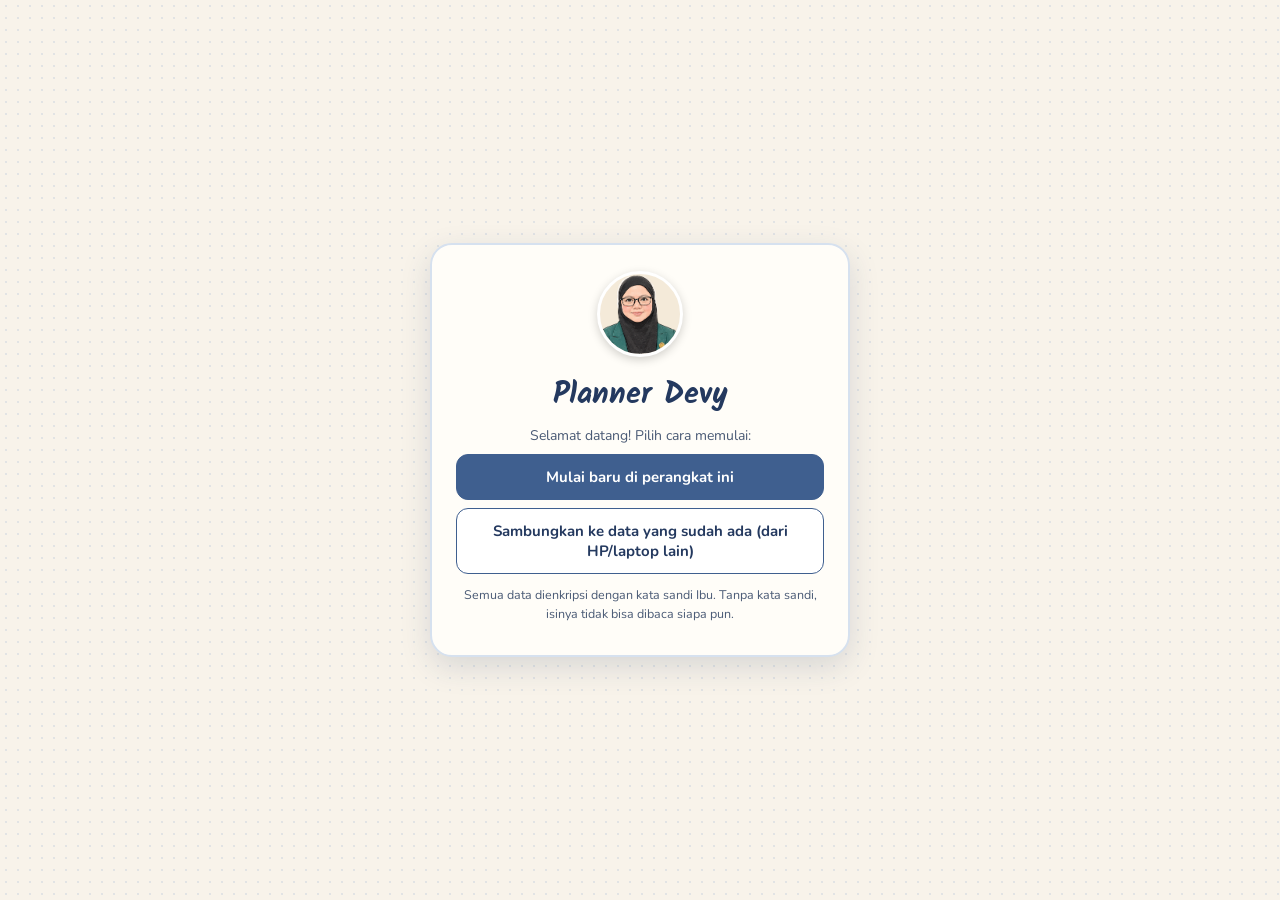
<file: index.html>
<!DOCTYPE html>
<html lang="id">
<head>
<meta charset="utf-8">
<meta name="viewport" content="width=device-width, initial-scale=1">
<title>Planner Devy</title>
<link rel="icon" type="image/png" href="favicon.png">
<link rel="apple-touch-icon" href="apple-touch-icon.png">
<link rel="manifest" href="manifest.webmanifest">
<meta name="theme-color" content="#3f5f8f">
<meta name="apple-mobile-web-app-capable" content="yes">
<meta name="mobile-web-app-capable" content="yes">
<meta name="robots" content="noindex">
<meta name="apple-mobile-web-app-title" content="Planner Devy">
<link rel="preconnect" href="https://fonts.googleapis.com">
<link href="https://fonts.googleapis.com/css2?family=Kalam:wght@400;700&family=Patrick+Hand&family=Nunito:wght@400;600;700;800&display=swap" rel="stylesheet">
<link rel="stylesheet" href="app.css?v=1">
</head>
<body>
<nav class="rail" id="toolbar">
  <button class="homebtn" id="homeHouse" title="Ke halaman awal (Sampul)"><img src="home.png" alt="Rumah" style="width:50px;height:44px;object-fit:contain;display:block"></button>
  <button class="rb" id="backBtn" title="Kembali ke halaman sebelumnya"><i>‹</i><small>Kembali</small></button>
  <button class="rb" id="homeBtn" title="Daftar isi"><i>☰</i><small>Daftar Isi</small></button>
  <button class="rb" id="jumpRail" title="Lompat ke halaman (tombol G)"><i>🔖</i><small>Lompat</small></button>
  <span class="crumb" id="crumb" hidden></span>
  <span class="rsep"></span>
  <button class="rb on" data-mode="type" title="Mode ketik"><i>⌨</i><small>Ketik</small></button>
  <button class="rb" data-mode="ink" title="Mode tulis tangan, stiker & gambar"><i>✎</i><small>Tulis</small></button>
  <span class="rsep zoom"></span>
  <div class="zoom rzoom"><button class="rb mini" id="zIn" title="Perbesar"><i>＋</i></button><button class="rb mini" id="zFit" title="Kembali 100%">100%</button><button class="rb mini" id="zOut" title="Perkecil"><i>－</i></button></div>
  <span class="rsep"></span>
  <button class="rb" id="undoBtn" title="Undo (Ctrl+Z)" disabled><i>↶</i><small>Undo</small></button>
  <button class="rb" id="redoBtn" title="Redo (Ctrl+Y)" disabled><i>↷</i><small>Redo</small></button>
  <button class="rb primary" id="addBtn" title="Tambah agenda / tugas"><i>＋</i><small>Agenda</small></button>
  <span style="flex:1"></span>
  <button class="rb" id="sheetBtn" title="Pilih tampilan: Lembar (ukuran tetap, dibalik ke kiri-kanan) atau Gulir (memanjang ke bawah)"><i>📄</i><small>Lembar</small></button>
  <button class="rb" id="bookBtn" title="Mode buku: sampul 3D, layar penuh, geser untuk membalik halaman"><i>📖</i><small>Mode buku</small></button>
  <button class="rb" id="fsBtn" title="Layar penuh"><i>⛶</i><small>Layar penuh</small></button>
  <button class="rb" id="railHide" title="Sembunyikan menu"><i>«</i><small>Sembunyi</small></button>
  <span class="status" id="status">Memuat…</span>
</nav>
<button class="railshow" id="railShow" title="Tampilkan menu">☰</button>
<div class="inkrow" id="inkRow">
  <div class="ihead">✎ Alat tulis</div>
  <div class="grp" id="toolsA"></div>
  <div class="grp" id="toolsB"></div>
  <div class="grp forEraser"><button class="tb sq on" data-emode="stroke" style="font-size:11px">Hapus goresan</button><button class="tb sq" data-emode="part" style="font-size:11px">Hapus sebagian</button></div>
  <div class="grp forColor" id="swatches"></div>
  <div class="grp rng" id="sizeGrp"><span class="prev"><i id="szPrev"></i></span><input type="range" id="szRange" min="1" max="60" step="0.5"><span id="szVal"></span></div>
  <div class="grp rng forOpa"><span>Tebal warna</span><input type="range" id="opRange" min="10" max="100" step="5"><span id="opVal"></span></div>
  <button class="tb sq forDraw" id="straightBtn" title="Garis lurus">📏 Lurus</button>
  <button class="tb sq" id="stylusBtn" title="Hanya stylus yang menulis; jari untuk menggulir & zoom">🖊️ Stylus saja</button>
  <div class="ihead">Sisipkan</div>
  <button class="tb" id="stickerBtn">🌸 Stiker</button>
  <label class="tb" id="imgBtn" for="imgInput" style="cursor:pointer">🖼️ Gambar/Foto</label>
  <label class="tb" id="pdfBtn" for="pdfInput" style="cursor:pointer">📄 PDF</label>
</div>
<input type="file" id="imgInput" class="vh" accept="image/*" multiple>
<input type="file" id="pdfInput" class="vh" accept="application/pdf">
<input type="file" id="stInput" class="vh" accept="image/*" multiple>
<div class="modal-bg" id="stickerBg"><div class="modal" style="max-width:640px">
  <div style="display:flex;justify-content:space-between;align-items:center;margin-bottom:10px"><h2 style="margin:0">Stiker</h2><button class="tb sq" id="stClose">✕</button></div>
  <div class="seg" style="margin-bottom:12px"><button type="button" data-sttab="bawaan" class="on">🌸 Bawaan</button><button type="button" data-sttab="mine">⭐ Stiker Saya</button></div>
  <div id="stBody" style="max-height:62vh;overflow:auto;padding:2px"></div>
</div></div>

<div class="stage" id="stage"><div class="page" id="page"></div></div>
<div class="appwrap" id="appwrap"><div class="apptabs" id="apptabs"></div><div id="appCover"></div><div id="migr"></div><iframe class="appframe" id="frame-teacher" title="Teacher Dev"></iframe><iframe class="appframe" id="frame-wakasek" title="Sistem Wakasek Kurikulum"></iframe></div>

<div class="modal-bg" id="modalBg">
  <div class="modal" role="dialog" aria-modal="true">
    <h2 id="mTitle">Tambah</h2>
    <form id="form">
      <div class="f seg" id="kindSeg">
        <button type="button" data-k="agenda" class="on">📅 Agenda / Jadwal</button>
        <button type="button" data-k="tugas">✅ Tugas / Tenggat</button>
      </div>
      <div class="f"><label>Judul</label><input id="fTitle" required placeholder="mis. Rapat MGMP, Latihan PT, Makalah kurikulum"></div>
      <div class="row">
        <div class="f"><label>Kategori</label><select id="fCat"></select></div>
        <div class="f" id="prioBox"><label>Prioritas</label>
          <select id="fPrio"><option value="tinggi">Tinggi</option><option value="sedang" selected>Sedang</option><option value="rendah">Rendah</option></select></div>
      </div>
      <div class="row" id="s2Row" style="display:none">
        <div class="f"><label>Mata kuliah</label><select id="fMk"></select></div>
        <div class="f"><label>Jenis tugas</label><select id="fJenis"><option value="individu">👤 Individu</option><option value="kelompok">👥 Kelompok</option><option value="akhir">🎓 Tugas Akhir</option></select></div>
      </div>
      <div class="f" id="s2Ang" style="display:none"><label>Anggota kelompok</label><input id="fAng" placeholder="pisahkan dengan koma"></div>
      <div class="f" id="s2Luar" style="display:none"><label>Luaran / jenis tugas yang harus dibuat</label><input id="fLuar" placeholder="mis. Makalah, PPT, Presentasi"></div>
      <div class="row">
        <div class="f"><label id="dateLbl">Tanggal</label><input type="date" id="fDate" required></div>
        <div class="f"><label id="startLbl">Mulai</label><input type="time" id="fStart"></div>
      </div>
      <div class="row" id="endRow">
        <div class="f"><label>Selesai</label><input type="time" id="fEnd"></div>
        <div class="f"><label>Ulangi</label>
          <select id="fRepeat"><option value="none">Tidak berulang</option><option value="weekly">Setiap minggu</option><option value="daily">Setiap hari</option></select></div>
      </div>
      <div id="repeatBox" style="display:none">
        <div class="f"><label>Hari</label><div class="days" id="fDays"></div></div>
        <div class="f"><label>Berulang sampai (opsional)</label><input type="date" id="fUntil"></div>
      </div>
      <div class="f"><label>Ingatkan</label>
        <select id="fRemind">
          <option value="0">Tanpa pengingat</option><option value="15">15 menit sebelum</option><option value="30">30 menit sebelum</option>
          <option value="60" selected>1 jam sebelum</option><option value="180">3 jam sebelum</option><option value="1440">1 hari sebelum</option>
          <option value="4320">3 hari sebelum</option><option value="10080">1 minggu sebelum</option>
        </select></div>
      <div class="f"><label>Catatan</label><textarea id="fNotes" rows="2" placeholder="Tempat, link, bahan yang dibawa…"></textarea></div>
      <div class="actions">
        <button type="button" class="tb" id="delBtn" style="visibility:hidden;color:#a3281d">Hapus</button>
        <div style="display:flex;gap:8px"><button type="button" class="tb" id="cancelBtn">Batal</button><button type="submit" class="tb primary">Simpan</button></div>
      </div>
    </form>
  </div>
</div>
<div class="modal-bg" id="pdfBg"><div class="modal" style="max-width:780px">
  <h2>Sisipkan PDF</h2><div id="pdfInfo" style="font-size:14px;color:var(--muted);margin-bottom:8px"></div>
  <div class="pdfgrid" id="pdfGrid"></div>
  <div class="actions" style="flex-wrap:wrap"><button type="button" class="tb" id="pdfAll">Pilih semua</button>
   <div style="display:flex;gap:8px;flex-wrap:wrap"><button type="button" class="tb" id="pdfCancel">Batal</button><button type="button" class="tb" id="pdfHere">Tempel di halaman ini</button><button type="button" class="tb primary" id="pdfNew">Jadikan halaman Catatan baru</button></div></div>
</div></div>
<div class="modal-bg" id="addPageBg"><div class="modal" style="max-width:480px">
  <h2>Tambah halaman</h2><div id="apTab" style="font-size:14px;color:var(--muted);margin-top:-6px"></div>
  <div class="choice" id="apChoice"></div>
  <div class="f"><label>Judul halaman (opsional)</label><input id="apTitle" placeholder="mis. Rapat MGMP, Catatan Bimbingan, Program Latihan"></div>
  <div class="actions"><span></span><div style="display:flex;gap:8px"><button type="button" class="tb" id="apCancel">Batal</button><button type="button" class="tb primary" id="apOk">Tambah</button></div></div>
</div></div>
<div class="modal-bg" id="detBg"><div class="modal" style="max-width:480px"><div id="detBody"></div>
  <div class="actions" style="flex-wrap:wrap"><button type="button" class="tb" id="detDay">📅 Buka harinya</button><div style="display:flex;gap:8px"><button type="button" class="tb" id="detClose">Tutup</button><button type="button" class="tb" id="detDel" style="color:#a3281d">🗑️ Hapus</button><button type="button" class="tb primary" id="detEdit">✏️ Ubah</button></div></div>
</div></div>
<div class="toast" id="toast"></div>

<script>window.PDV_V=36</script>
<script src="js/store.js?v=36"></script>
</body>
</html>
</file>
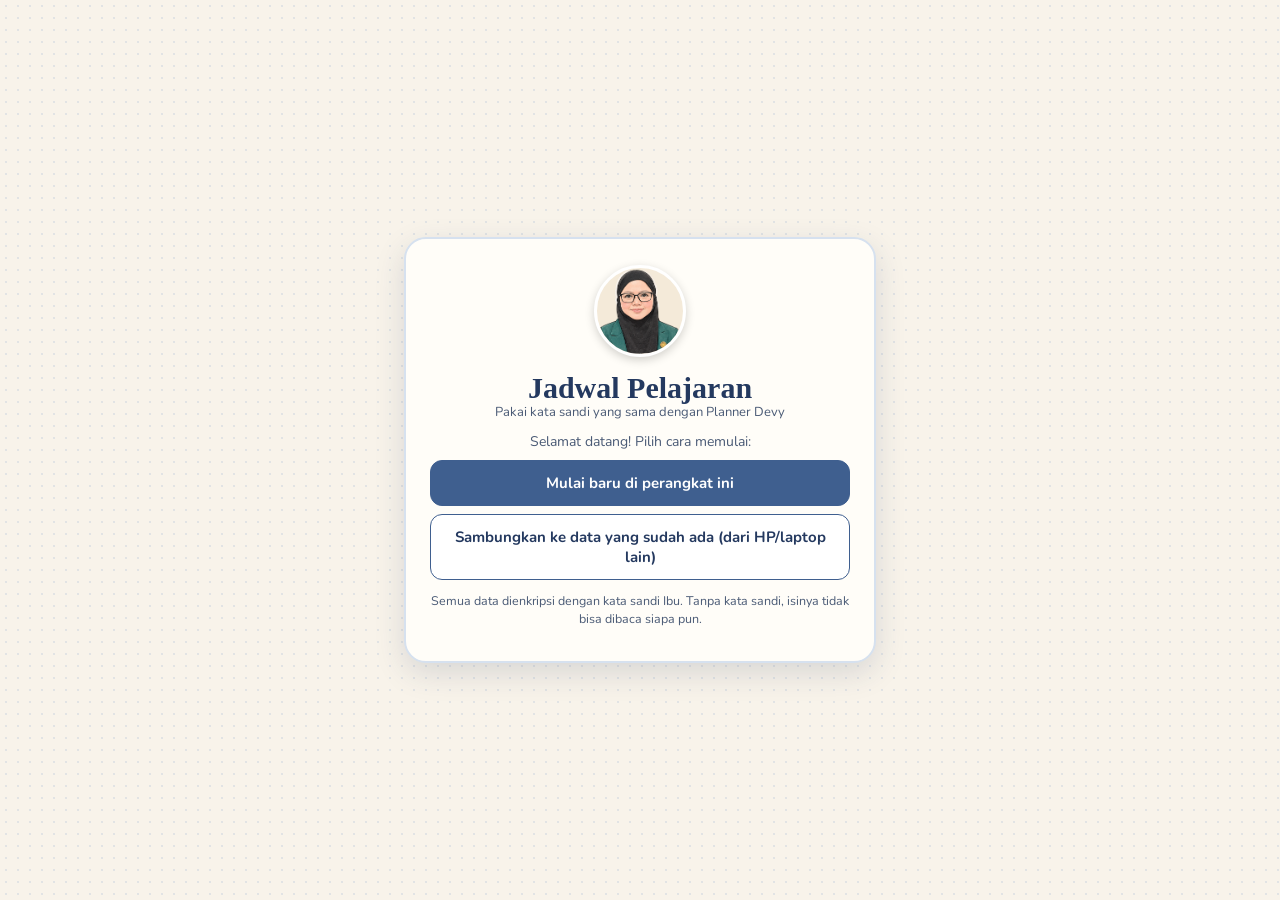
<file: jadwal.html>
<!DOCTYPE html>
<html lang="id">
<head>
<meta charset="utf-8">
<meta name="viewport" content="width=device-width, initial-scale=1">
<title>Jadwal Pelajaran</title>
<link rel="icon" type="image/png" href="jadwal-192.png">
<link rel="apple-touch-icon" href="jadwal-180.png">
<link rel="manifest" href="jadwal.webmanifest">
<meta name="theme-color" content="#b9822b">
<meta name="apple-mobile-web-app-capable" content="yes">
<meta name="mobile-web-app-capable" content="yes">
<meta name="robots" content="noindex">
<meta name="apple-mobile-web-app-title" content="Jadwal">
<link rel="preconnect" href="https://fonts.googleapis.com">
<link href="https://fonts.googleapis.com/css2?family=Nunito:wght@400;600;700;800&display=swap" rel="stylesheet">
<style>
html,body{margin:0;height:100%;background:#f8f3ea;font-family:Nunito,system-ui,sans-serif}
#jFrame{position:fixed;inset:0;width:100%;height:100%;border:0;display:none;background:#f8f3ea}
#jFrame.on{display:block}
#jLoad{position:fixed;inset:0;display:flex;align-items:center;justify-content:center;color:#24395f;font-weight:700}
body.jon #pdvCloud{top:auto;bottom:10px;left:10px;right:auto;max-width:210px;opacity:.9}
</style>
</head>
<body>
<div id="jLoad" hidden>Memuat jadwal…</div>
<iframe id="jFrame" title="Jadwal Pelajaran"></iframe>
<script>window.PDV_V=36;window.PDV_HOST="jadwal"</script>
<script src="js/store.js?v=36"></script>
</body>
</html>
</file>
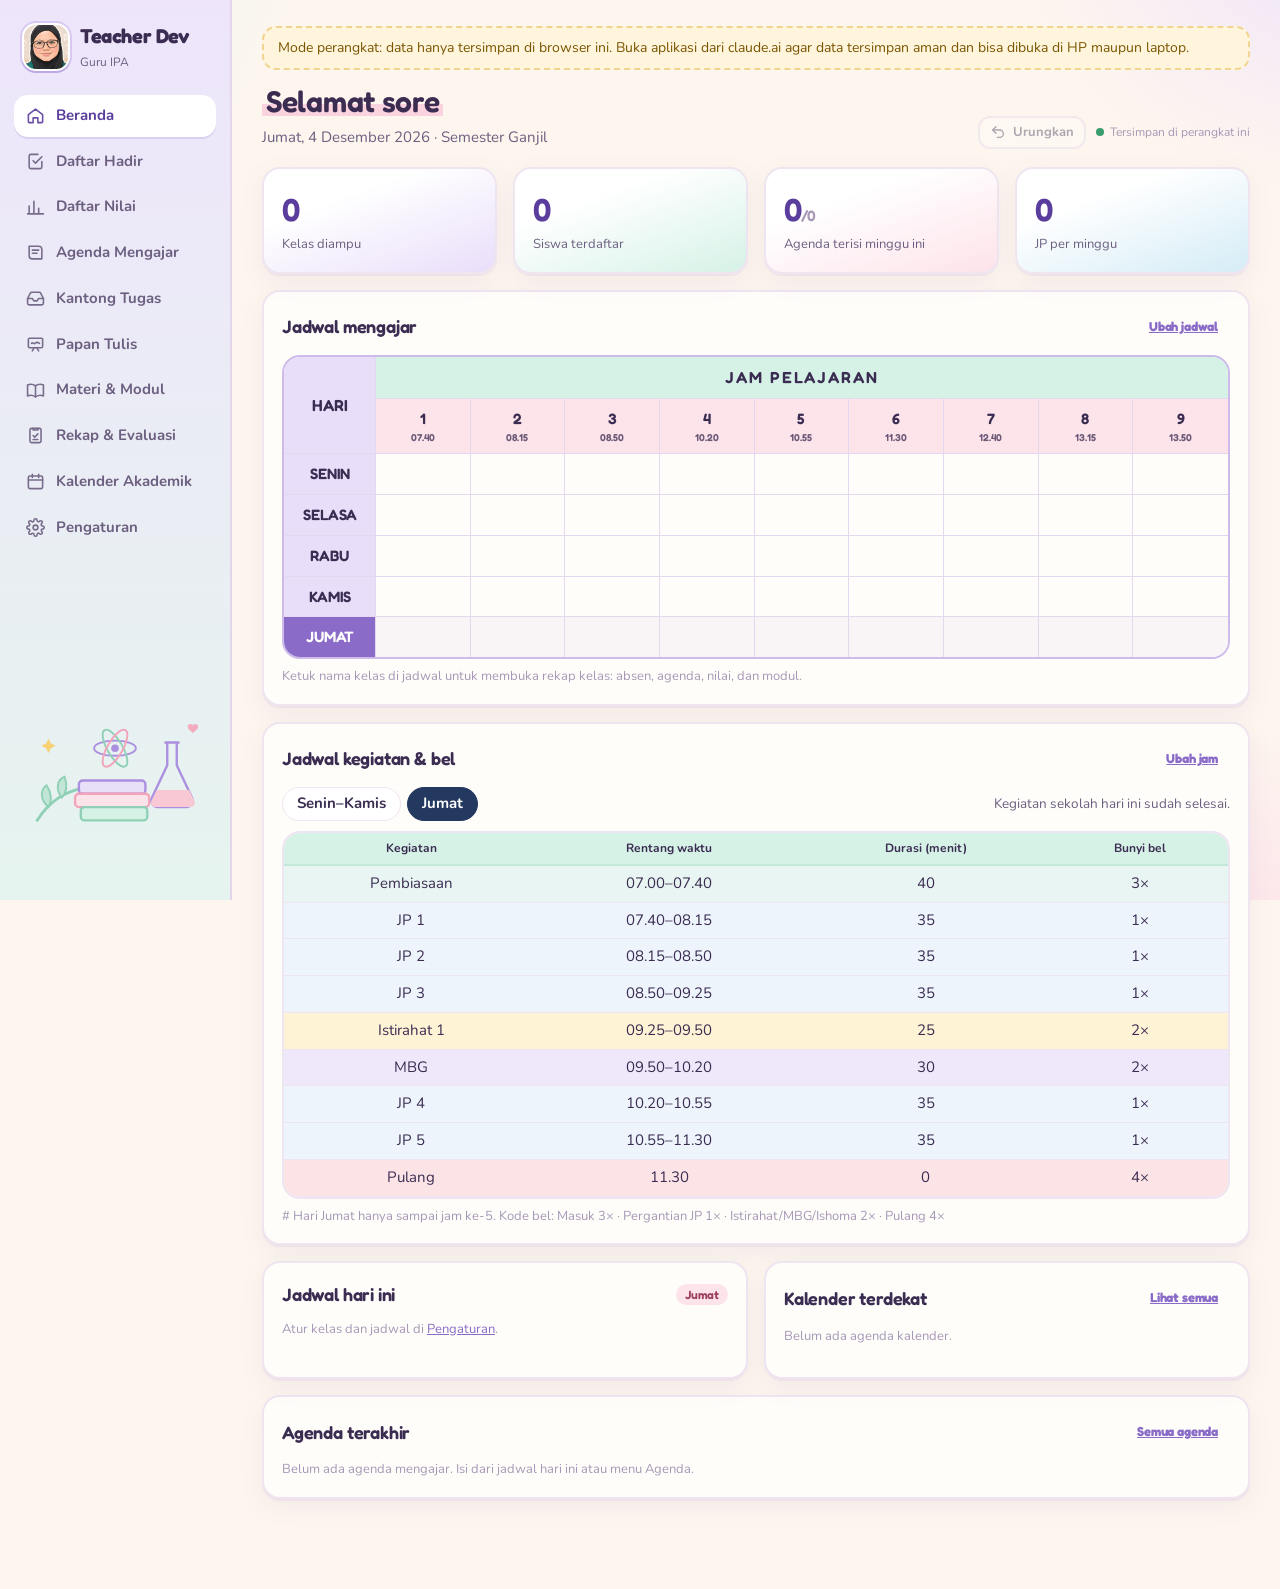
<file: teacher.html>
<!DOCTYPE html>
<html lang="id">
<head>
<script>
/* Planner Devy bridge: run inside the planner, share its storage under a "td_" prefix */
(function(){
  var PRE="td_";
  function P(){try{return (window.parent&&window.parent!==window&&window.parent.claude&&window.parent.claude.use)?window.parent.claude:null}catch(e){return null}}
  var inPlanner=false;try{inPlanner=window.parent!==window&&!!window.parent.__plannerDevy}catch(e){}
  if(!inPlanner){try{window.__claudeX=window.claude}catch(e){}return}
  window.__inPlanner=true;
  /* data dari iframe harus dibuat ulang di "dunia" planner, kalau tidak server menolak (invalid_argument) */
  var PJ=null;try{PJ=window.parent.JSON}catch(e){}
  function cv(x){if(x&&typeof x==="object"&&PJ){try{return PJ.parse(JSON.stringify(x))}catch(e){}}return x}
  function wrapRef(r){if(!r||typeof r!=="object")return r;var o={};
    ["set","update","delete","get","onSnapshot"].forEach(function(m){if(typeof r[m]==="function")o[m]=function(){var a=[].slice.call(arguments).map(function(v){return typeof v==="function"?v:cv(v)});return r[m].apply(r,a)}});
    if(typeof r.doc==="function")o.doc=function(id){return wrapRef(r.doc(id))};
    ["id","path"].forEach(function(k){try{if(k in r)o[k]=r[k]}catch(e){}});return o}
  function wrapDb(db){if(!db)return db;return{doc:function(p){return wrapRef(db.doc(PRE+p))},collection:function(p){return wrapRef(db.collection(PRE+p))}}}
  /* unduhan: Blob/ArrayBuffer dari iframe dibuat ulang di dunia planner */
  function pconv(d){var W=window.parent;try{
    if(typeof d==="string")return d;
    if(d&&typeof d.byteLength==="number"&&typeof d.slice==="function"&&!(d.buffer)){var u=new Uint8Array(d);var pu=new W.Uint8Array(u.length);pu.set(u);return pu.buffer}
    if(d&&d.buffer&&typeof d.byteLength==="number"){var u2=new Uint8Array(d.buffer,d.byteOffset||0,d.byteLength);var p2=new W.Uint8Array(u2.length);p2.set(u2);return p2}
    if(d&&typeof d.size==="number"&&typeof d.arrayBuffer==="function"){return new W.Blob([d],{type:d.type||""})}
  }catch(e){}return d}
  function wrapDl(dl){if(!dl)return dl;return{save:function(o){var W=window.parent;var po=new W.Object();for(var k in o){po[k]=k==="data"?pconv(o.data):o[k]}return dl.save(po)}}}
  window.__bridgeLog="";function lg(m){try{window.__bridgeLog+=m+"; "}catch(e){}}
  var api={use:async function(n){try{lg("use "+n);var c=P();for(var i=0;!c&&i<150;i++){await new Promise(function(r){setTimeout(r,100)});c=P()}if(!c){lg("no parent claude");return null}var x=await c.use(n);lg("got "+n+" "+(!!x));return n==="db"?wrapDb(x):(n==="downloads"?wrapDl(x):x)}catch(e){window.__bridgeErr=String(e&&e.message||e);lg("err "+window.__bridgeErr);throw e}}};
  window.__claudeX=api;
  try{Object.defineProperty(window,"claude",{value:api,writable:true,configurable:true})}catch(e){try{window.claude=api}catch(e2){}}
})();
</script>

<meta charset="utf-8">
<meta name="viewport" content="width=device-width, initial-scale=1">
<title>Teacher Dev</title>
<link rel="preconnect" href="https://fonts.googleapis.com">
<link rel="preconnect" href="https://fonts.gstatic.com" crossorigin>
<link href="https://fonts.googleapis.com/css2?family=Fredoka:wght@400;500;600;700&family=Nunito:wght@400;500;600;700;800&display=swap" rel="stylesheet">
<style>
:root{
  --bg:#f4f2ec; --paper:#fffdf8; --ink:#17262b; --ink2:#4b5b60; --muted:#8a9599;
  --line:#e3dfd4; --line2:#d3cec1;
  --accent:#0f6e64; --accent2:#e3f1ee; --accentInk:#0a4f48;
  --H:#1f8a4c; --S:#2563eb; --I:#c98a06; --A:#d23b3b; --D:#7c4dce;
  --Hbg:#e5f4ea; --Sbg:#e6eefe; --Ibg:#fbf1d9; --Abg:#fbe5e5; --Dbg:#efe7fb;
  --radius:12px; --shadow:0 1px 2px rgba(23,38,43,.06),0 4px 14px rgba(23,38,43,.05);
  --mono:'JetBrains Mono',ui-monospace,monospace;
}
*{box-sizing:border-box}
html,body{margin:0;background:var(--bg);color:var(--ink);font-family:'Plus Jakarta Sans',system-ui,sans-serif;font-size:15px;line-height:1.45}
button,input,select,textarea{font:inherit;color:inherit}
a{color:var(--accent)}
.app{display:flex;min-height:100vh}
/* sidebar */
.side{width:232px;flex:none;background:var(--ink);color:#e8efee;padding:22px 14px;position:sticky;top:0;height:100vh;display:flex;flex-direction:column;gap:4px}
.brand{display:flex;align-items:center;gap:10px;padding:0 8px 18px}
.logo{width:36px;height:36px;border-radius:10px;background:var(--accent);display:grid;place-items:center;flex:none}
.brand b{font-size:18px;letter-spacing:-.02em;display:block}
.brand small{color:#93a8a6;font-size:12px}
.nav{display:flex;align-items:center;gap:11px;padding:10px 12px;border-radius:10px;color:#c5d3d1;text-decoration:none;border:0;background:none;cursor:pointer;width:100%;text-align:left;font-weight:500}
.nav:hover{background:rgba(255,255,255,.06);color:#fff}
.nav.on{background:rgba(255,255,255,.1);color:#fff}
.nav svg{width:19px;height:19px;flex:none;opacity:.9}
.side .foot{margin-top:auto;font-size:12px;color:#93a8a6;padding:8px 12px}
.main{flex:1;min-width:0;padding:26px 30px 90px;max-width:1240px}
/* bottom nav */
.bnav{display:none}
@media (max-width:860px){
  .side{width:72px;padding:10px 5px calc(10px + env(safe-area-inset-bottom));gap:3px;height:100vh;height:100dvh;overflow-y:auto;z-index:30}
  .side .brand{padding:0 0 10px;justify-content:center}.side .brand>div:last-child{display:none}.side .logo{width:40px;height:40px}
  .side .nav{flex-direction:column;justify-content:center;gap:3px;padding:8px 2px;font-size:10.5px;line-height:1.1;text-align:center;letter-spacing:-.01em}
  .side .nav svg{width:22px;height:22px}
  .side .nav .nl{display:none}.side .nav .ns{display:block}
  .sideart,.side .foot{display:none!important}
  .main{padding:14px 10px 40px;overflow-x:auto;-webkit-overflow-scrolling:touch}
  .vw{min-width:640px}.vw.vw-kalender,.vw.vw-papan{min-width:0}.main .mhint{display:flex}
  .bnav{display:none!important}
}
.nav .ns{display:none}
/* header */
.top{display:flex;align-items:flex-end;justify-content:space-between;gap:12px;flex-wrap:wrap;margin-bottom:18px}
.top h1{margin:0;font-size:26px;letter-spacing:-.025em;line-height:1.15}
.top p{margin:4px 0 0;color:var(--ink2)}
.save{font-size:12px;color:var(--muted);display:flex;align-items:center;gap:6px}
.save i{width:8px;height:8px;border-radius:50%;background:var(--H);display:inline-block}
.save.busy i{background:var(--I)} .save.err i{background:var(--A)}
.banner{background:#fff6e0;border:1px solid #f0d896;color:#7a5600;padding:10px 14px;border-radius:10px;margin-bottom:14px;font-size:14px}
.banner.red{background:var(--Abg);border-color:#f2b8b8;color:#8f1f1f}
/* cards */
.card{background:var(--paper);border:1px solid var(--line);border-radius:var(--radius);box-shadow:var(--shadow);padding:18px}
.card h2{margin:0 0 12px;font-size:16px;letter-spacing:-.01em;display:flex;align-items:center;justify-content:space-between;gap:8px}
.grid{display:grid;gap:16px}
.g2{grid-template-columns:repeat(auto-fit,minmax(min(100%,320px),1fr))}
.g3{grid-template-columns:repeat(auto-fit,minmax(min(100%,240px),1fr))}
.g4{grid-template-columns:repeat(4,1fr)}@media (max-width:860px){.g4{grid-template-columns:repeat(2,1fr)}}
.muted{color:var(--muted)} .small{font-size:13px}
.mono{font-family:var(--mono)}
/* controls */
.bar{display:flex;gap:10px;flex-wrap:wrap;align-items:center;margin-bottom:14px}
.btn{border:1px solid var(--line2);background:var(--paper);border-radius:9px;padding:8px 14px;cursor:pointer;font-weight:600;font-size:14px;display:inline-flex;align-items:center;gap:7px;white-space:nowrap}
.btn:hover{border-color:var(--ink2)}
.btn.pri{background:var(--accent);border-color:var(--accent);color:#fff}
.btn.pri:hover{background:var(--accentInk)}
.btn.ghost{border-color:transparent;background:none}
.btn.danger{color:var(--A)}
.btn.sm{padding:5px 10px;font-size:13px}
.btn:disabled{opacity:.4;cursor:default}.btn:disabled:hover{border-color:var(--line2)}
.btn svg{width:16px;height:16px}
select,input[type=text],input[type=date],input[type=number],input[type=url],textarea{border:1px solid var(--line2);background:#fff;border-radius:9px;padding:8px 10px;font-size:14px;min-width:0}
textarea{width:100%;resize:vertical;min-height:70px}
select:focus,input:focus,textarea:focus{outline:2px solid var(--accent);outline-offset:-1px;border-color:var(--accent)}
.seg{display:inline-flex;background:#ebe8df;border-radius:10px;padding:3px}
.seg button{border:0;background:none;padding:6px 12px;border-radius:8px;cursor:pointer;font-weight:600;font-size:13px;color:var(--ink2)}
.seg button.on{background:var(--paper);color:var(--ink);box-shadow:0 1px 2px rgba(0,0,0,.08)}
label.f{display:flex;flex-direction:column;gap:5px;font-size:13px;font-weight:600;color:var(--ink2)}
label.f > *{font-weight:400;color:var(--ink)}
.form{display:grid;gap:12px}
.form .row{display:grid;gap:12px;grid-template-columns:repeat(auto-fit,minmax(150px,1fr))}
/* chips / status */
.st{display:inline-grid;place-items:center;min-width:26px;height:26px;border-radius:7px;font-weight:700;font-size:12px;font-family:var(--mono)}
.st.H{background:var(--Hbg);color:var(--H)} .st.S{background:var(--Sbg);color:var(--S)} .st.I{background:var(--Ibg);color:var(--I)} .st.A{background:var(--Abg);color:var(--A)} .st.D{background:var(--Dbg);color:var(--D)}
.pill{display:inline-flex;align-items:center;gap:5px;padding:2px 9px;border-radius:99px;font-size:12px;font-weight:600;background:#ece9e0;color:var(--ink2)}
.pill.acc{background:var(--accent2);color:var(--accentInk)}
/* attendance list */
.att{display:flex;flex-direction:column}
.att .r{display:flex;align-items:center;gap:10px;padding:8px 4px;border-bottom:1px solid var(--line)}
.att .r:last-child{border-bottom:0}
.att .no{width:26px;color:var(--muted);font-family:var(--mono);font-size:12px;text-align:right}
.att .nm{flex:1;min-width:0;font-weight:500;overflow:hidden;text-overflow:ellipsis;white-space:nowrap}
.sw{display:flex;gap:4px}
.sw button{width:34px;height:32px;border-radius:8px;border:1px solid var(--line2);background:#fff;font-weight:700;font-family:var(--mono);font-size:13px;cursor:pointer;color:var(--muted)}
.sw button.on.H{background:var(--H);border-color:var(--H);color:#fff}
.sw button.on.S{background:var(--S);border-color:var(--S);color:#fff}
.sw button.on.I{background:var(--I);border-color:var(--I);color:#fff}
.sw button.on.A{background:var(--A);border-color:var(--A);color:#fff}
.sw button.on.D{background:var(--D);border-color:var(--D);color:#fff}
@media (max-width:480px){.sw button{width:30px}}
.sum{display:flex;gap:8px;flex-wrap:wrap}
.sum span{display:inline-flex;gap:6px;align-items:center;font-size:13px;font-weight:600}
/* tables */
.tw{overflow:auto;border:1px solid var(--line);border-radius:var(--radius);background:var(--paper);max-height:72vh}
table.t{border-collapse:separate;border-spacing:0;width:100%;font-size:14px}
table.t th,table.t td{padding:7px 9px;border-bottom:1px solid var(--line);text-align:left;white-space:nowrap}
table.t thead th{position:sticky;top:0;background:#f7f5ef;z-index:2;font-size:12px;color:var(--ink2);font-weight:700;vertical-align:bottom}
table.t .stk{position:sticky;left:0;background:var(--paper);z-index:1}
table.t thead .stk{z-index:3;background:#f7f5ef}
table.t .stk2{position:sticky;left:38px;background:var(--paper);z-index:1;border-right:1px solid var(--line)}
table.t thead .stk2{z-index:3;background:#f7f5ef}
@media (max-width:640px){table.t .stk2{max-width:118px;white-space:normal;font-size:12.5px;line-height:1.25}table.t th,table.t td{padding:6px 6px}}
table.t td.c,table.t th.c{text-align:center}
table.t tr:hover td{background:#faf8f2}
.colh{border:0;background:none;cursor:pointer;font:inherit;color:inherit;text-align:center;padding:0;display:flex;flex-direction:column;align-items:center;gap:2px;width:100%}
.colh b{font-size:12px;color:var(--ink)}
.colh small{font-weight:500;color:var(--muted);font-size:11px}
.cellw{display:flex;align-items:center;gap:5px;justify-content:center}
input.cell{width:48px;text-align:center;padding:5px 2px;font-family:var(--mono);font-weight:700;font-size:14px;text-transform:uppercase;border-radius:7px}
input.cell.bad{outline:2px solid var(--A);background:var(--Abg)}
.ang{font-family:var(--mono);font-size:11px;color:var(--muted);width:20px;text-align:left}
.avg{font-family:var(--mono);font-weight:700}
.npick{position:fixed;z-index:60;background:var(--paper);border:1px solid var(--line2);border-radius:12px;box-shadow:0 10px 30px rgba(15,25,28,.18);padding:8px;display:flex;flex-direction:column;gap:6px;width:max-content;max-width:calc(100vw - 16px)}
.npick .nm{font-size:11.5px;color:var(--ink2);font-weight:600;padding:0 2px;max-width:290px;overflow:hidden;text-overflow:ellipsis;white-space:nowrap}
.npick .rw{display:flex;gap:5px;flex-wrap:wrap}
.npick button{border:1px solid var(--line2);background:#fff;border-radius:8px;min-width:44px;height:38px;padding:0 8px;font-family:var(--mono);font-weight:700;font-size:14px;cursor:pointer;color:var(--ink)}
.npick button small{display:block;font-size:10px;font-weight:500;color:var(--muted);line-height:1}
.npick button.p{background:var(--accent2);border-color:#bcdcd5;color:var(--accentInk);line-height:1.05}
.npick button.on{background:var(--ink);border-color:var(--ink);color:#fff}.npick button.on small{color:#cfd8d6}
.npick button.x{font-family:inherit;font-size:12px;color:var(--A)}
.npick button.k{font-family:inherit;font-size:12px}
.md{overflow-x:hidden}.md .mb{min-width:0}.form,.form .row,label.f{min-width:0}.form select,.form input,.form textarea{width:100%;max-width:100%;min-width:0}
.books{display:grid;grid-template-columns:repeat(auto-fill,minmax(220px,1fr));gap:10px}
.bk{display:flex;gap:10px;align-items:center;padding:10px 12px;border-radius:14px;border:2px solid var(--line);text-decoration:none;color:var(--ink);background:#fff}
.bk:hover{border-color:var(--line2);transform:translateY(-1px)}.bk.g{background:linear-gradient(135deg,#fff 40%,var(--mint))}.bk.s{background:linear-gradient(135deg,#fff 40%,var(--sky))}
.bk .bi{font-size:24px}.bk b{display:block;font-family:var(--head);font-weight:600;font-size:14px}.bk small{color:var(--ink2);font-size:12px}
.babbtn{display:flex;gap:6px;flex-wrap:wrap}
.flist{display:flex;flex-direction:column;gap:5px}.fl{display:flex;align-items:center;gap:8px;font-size:13px;padding:5px 8px;border-radius:10px;background:#faf6fd;border:1.5px solid var(--line)}
.fl a{flex:1;min-width:0;overflow:hidden;text-overflow:ellipsis;white-space:nowrap;font-weight:600;color:var(--accentInk);text-decoration:none}
/* slide viewer */
.sv{position:fixed;inset:0;z-index:150;background:#2b2140;display:flex;flex-direction:column}
.sv .svbar{display:flex;align-items:center;gap:8px;padding:8px 12px;color:#fff;flex-wrap:wrap}
.sv .svbar .tt{flex:1;min-width:0;font-family:var(--head);font-weight:600;white-space:nowrap;overflow:hidden;text-overflow:ellipsis}
.sv .svbar .btn{background:rgba(255,255,255,.12);border-color:rgba(255,255,255,.2);color:#fff}
.sv .svwrap{flex:1;display:grid;place-items:center;padding:6px 12px 12px;min-height:0}
.stage{container-type:inline-size;width:min(100%,calc((100vh - 120px) * 16 / 9));aspect-ratio:16/9;background:#fffaf3;border-radius:16px;position:relative;overflow:hidden;box-shadow:0 20px 60px rgba(0,0,0,.35);font-family:'Nunito',sans-serif;color:#3b2d52}
.sv .svnav{display:flex;justify-content:center;align-items:center;gap:12px;color:#fff;padding:0 0 12px;font-family:var(--head)}
.sv .svnav .btn{background:rgba(255,255,255,.12);border-color:rgba(255,255,255,.2);color:#fff}
.sl{position:absolute;inset:0;padding:5cqw 6cqw;display:flex;flex-direction:column;gap:2.2cqw;background:radial-gradient(40cqw 30cqw at 0 0,#dff5ec 0,transparent 70%),radial-gradient(40cqw 30cqw at 100% 0,#efe4fb 0,transparent 70%),radial-gradient(36cqw 26cqw at 100% 100%,#fde3ea 0,transparent 70%),#fffaf3}
.sl h2{margin:0;font-family:'Fredoka',sans-serif;font-weight:600;font-size:4.2cqw;line-height:1.15;align-self:flex-start;background:linear-gradient(transparent 60%,#fbd3df 60%,#fbd3df 92%,transparent 92%);padding:0 .6cqw}
.sl .tag{font-family:'Fredoka';font-weight:600;font-size:1.5cqw;letter-spacing:.15em;color:#d0628a;text-transform:uppercase}
.sl ul{margin:0;padding:0;list-style:none;display:flex;flex-direction:column;gap:1.3cqw;font-size:2.3cqw;line-height:1.35}
.sl ul li{padding-left:3cqw;position:relative}.sl ul li:before{content:'';position:absolute;left:.4cqw;top:.9cqw;width:1.3cqw;height:1.3cqw;border-radius:50%;background:#b9a1e6}
.sl .kt{margin-top:auto;background:#e9defa;border-radius:1.6cqw;padding:1.6cqw 2.2cqw;font-size:2cqw;font-weight:700;color:#5a3d9c}
.sl.cover{justify-content:center;align-items:flex-start;background:linear-gradient(135deg,#efe6fc 0%,#e3f5ee 60%,#fde7ee 100%)}
.sl.cover h1{font-family:'Fredoka';font-weight:700;font-size:6.6cqw;line-height:1.08;margin:0;max-width:75%;color:#3b2d52}
.sl.cover .sub{font-family:'Fredoka';font-weight:500;font-size:2.4cqw;background:#fff;border-radius:99px;padding:.6cqw 2.2cqw;color:#5a3d9c}
.sl .deco2{position:absolute;right:4cqw;bottom:4cqw;width:24cqw;opacity:.9}
.sl.tanya{justify-content:center;align-items:center;text-align:center}.sl.tanya .q{font-family:'Fredoka';font-weight:500;font-size:3.6cqw;line-height:1.3;max-width:80%;background:#fff;border:.4cqw dashed #d8c8f3;border-radius:3cqw;padding:3cqw 4cqw}
.sl.tanya .big{font-size:7cqw}
.sl.ur .uq{display:flex;gap:2cqw;align-items:flex-start;background:#fff;border:.3cqw solid #e3d5f3;border-radius:2cqw;padding:2.6cqw 3cqw;font-size:3cqw;font-weight:700;line-height:1.35}
.sl.ur .uq .no{flex:none;width:5.4cqw;height:5.4cqw;border-radius:50%;background:#e9defa;color:#5a3d9c;display:grid;place-items:center;font-family:'Fredoka';font-size:2.8cqw}
.sl.ur .ukb{align-self:flex-start;font:inherit;font-size:1.9cqw;font-weight:700;padding:1cqw 2.2cqw;border-radius:5cqw;border:.25cqw solid #cdbbe9;background:#fff;color:#5a3d9c;cursor:pointer}
.sl.ur .kt{margin-top:0;font-weight:600;line-height:1.4;font-size:2.1cqw}
.sl.ur.open{gap:1.5cqw}.sl.ur.open h2{font-size:3cqw}.sl.ur.open .uq{font-size:2.2cqw;padding:1.8cqw 2.4cqw}.sl.ur.open .uq .no{width:4cqw;height:4cqw;font-size:2cqw}.sl.ur.open .ukb{font-size:1.6cqw;padding:.7cqw 1.8cqw}
.sl.ur.open.lg .kt{font-size:1.65cqw}.sl.ur.open.lg .uq{font-size:2cqw}
.jg td.jgk{cursor:pointer;transition:transform .12s}.jg td.jgk:hover{filter:brightness(.95);outline:2px solid var(--accent);outline-offset:-2px}
.khs{display:grid;grid-template-columns:repeat(4,minmax(0,1fr));gap:8px;margin-bottom:12px}.khs div{background:#fff;border:2px solid var(--line);border-radius:14px;padding:9px 10px}.khs b{display:block;font-family:var(--head);font-size:20px;color:var(--accentInk);line-height:1.1}.khs span{font-size:12px;color:var(--ink2)}
.khn{background:var(--mint);border-radius:14px;padding:10px 12px;margin-bottom:12px;font-size:13.5px;color:#245d47}.khn b{color:#1d4d3a}
.kht{display:grid;grid-template-columns:repeat(3,minmax(0,1fr));gap:8px}.kht button,.kht a{display:flex;flex-direction:column;align-items:flex-start;gap:2px;text-align:left;font:inherit;font-weight:700;font-size:14px;padding:11px 12px;border-radius:14px;border:2px solid var(--line);background:#fff;color:var(--ink);cursor:pointer;text-decoration:none;min-width:0}.kht button:hover,.kht a:hover{border-color:#cdbbe9;background:#faf6ff}.kht .e{font-size:20px;line-height:1}.kht small{font-weight:500;font-size:11.5px;color:var(--muted);overflow-wrap:anywhere}
@media (max-width:640px){.khs{grid-template-columns:repeat(2,minmax(0,1fr))}.kht{grid-template-columns:repeat(2,minmax(0,1fr))}}
.asm h4{margin:12px 0 6px;font-family:var(--head);color:var(--accentInk)}.asm ol{margin:0;padding-left:22px;display:flex;flex-direction:column;gap:8px}.asm li{line-height:1.4}
.asm .tp{font-size:11px;font-weight:700;color:var(--muted);background:#f2edf7;border-radius:999px;padding:1px 7px;white-space:nowrap}.asm .op{display:flex;flex-wrap:wrap;gap:5px;margin-top:5px}.asm .op span{font-size:12.5px;background:#fff;border:1.5px solid var(--line);border-radius:999px;padding:2px 9px}.asm .op .is{border-style:dashed;color:var(--muted)}
.pr.asmr{background:var(--mint)}.asmb{font:inherit;font-size:12.5px;font-weight:700;border:0;background:var(--mint);color:#245d47;border-radius:999px;padding:2px 9px;cursor:pointer}
.sl.ag .agop{display:grid;grid-template-columns:1fr 1fr;gap:1.4cqw}.sl.ag .agop span{background:#fff;border:.25cqw solid #e3d5f3;border-radius:1.4cqw;padding:1.2cqw 1.8cqw;font-size:2.1cqw;font-weight:600}.sl.ag .uq{font-size:2.7cqw}.sl.ag.many{gap:1.6cqw}.sl.ag.many .uq{font-size:2.4cqw;padding:1.8cqw 2.4cqw}.sl.ag.many .agop{grid-template-columns:1fr 1fr 1fr;gap:1cqw}.sl.ag.many .agop span{font-size:1.75cqw;padding:.9cqw 1.3cqw}
.g3{grid-template-columns:repeat(auto-fit,minmax(min(100%,240px),1fr))}
.rks .rkh{display:flex;justify-content:space-between;align-items:baseline}.rks .rkh b{font-family:var(--head);font-size:17px}.rks .pct{font-family:var(--head);font-size:26px;font-weight:700;color:var(--accentInk)}
button.rks{display:block;width:100%;text-align:left;font:inherit;color:inherit;cursor:pointer}button.rks:hover{border-color:#cdbbe9;box-shadow:0 4px 0 rgba(138,108,200,.15)}.rkmore{display:block;margin-top:8px;font-size:12.5px;font-weight:800;color:var(--accentInk)}
.rkk{margin-bottom:16px}.rkkh{display:flex;justify-content:space-between;gap:10px;align-items:flex-start;flex-wrap:wrap}.rkstg{display:grid;grid-template-columns:repeat(5,minmax(0,1fr));gap:8px;margin-top:12px}
.rkst{font:inherit;text-align:left;display:flex;flex-direction:column;gap:1px;background:#fff;border:2px solid var(--line);border-radius:14px;padding:10px 12px;cursor:pointer;color:var(--ink);min-width:0}.rkst:hover{border-color:#cdbbe9;background:#faf6ff}.rkst b{font-family:var(--head);font-size:24px;color:var(--accentInk);line-height:1.1}.rkst span{font-size:12.5px;font-weight:700}.rkst small{font-size:11.5px;color:var(--muted)}
@media (max-width:1100px){.rkstg{grid-template-columns:repeat(3,minmax(0,1fr))}}
.rkbar{display:flex;height:12px;border-radius:99px;overflow:hidden;background:#f1ecf6;margin:8px 0}.rkbar i,.rkl i{display:block}
.rkl{display:flex;flex-wrap:wrap;gap:4px 12px;font-size:12px;color:var(--ink2)}.rkl span{display:inline-flex;align-items:center;gap:5px}.rkl i{width:9px;height:9px;border-radius:3px}
.rkbar .selesai,.rkl .selesai{background:#7cc9a6}.rkbar .proses,.rkl .proses{background:#8fc3ea}.rkbar .belum,.rkl .belum{background:#e3dcef}.rkbar .terlewat,.rkl .terlewat{background:#f4bf73}.rkbar .tidak,.rkl .tidak{background:#ef9aa8}
.rkb{margin-bottom:14px}.rkbh{display:flex;justify-content:space-between;gap:10px;flex-wrap:wrap;align-items:flex-start;margin-bottom:8px}.rkbh h3{margin:2px 0 0;font-family:var(--head);font-size:17px}.rkbh .num{font-size:12px;font-weight:700;color:#d0628a;letter-spacing:.04em}
.rkmini{display:flex;gap:6px;flex-wrap:wrap}.rkmini span{font-size:12px;background:var(--lav);border-radius:99px;padding:3px 9px;color:var(--ink2)}.rkmini b{color:var(--accentInk)}
table.rkt{width:100%;border-collapse:collapse;font-size:13.5px}.rkt th{text-align:left;font-size:12px;color:var(--ink2);padding:6px;border-bottom:2px solid var(--line)}.rkt td{padding:5px 6px;border-bottom:1px solid var(--line);vertical-align:middle}.rkt td:first-child{min-width:180px}.rkt.sm td:first-child{min-width:150px}
.rkc{font:inherit;font-size:12px;font-weight:700;border:0;border-radius:99px;padding:3px 9px;cursor:pointer;white-space:nowrap}
.rkc.selesai{background:#d6f2e7;color:#1f6b4c}.rkc.proses{background:#dcedf8;color:#1d5f8c}.rkc.belum{background:#f1ecf6;color:var(--muted)}.rkc.terlewat{background:#fdebd1;color:#9a5a08}.rkc.tidak{background:#fde2e6;color:#a3243e}
.rke{margin-top:10px}.rkev{padding-top:8px}
@media (max-width:640px){.rkt td:first-child{min-width:130px}.rkt{font-size:12.5px}}
.form .ck,.ck{display:flex!important;flex-direction:row!important;align-items:center;gap:8px;font-size:13.5px;font-weight:600;color:var(--ink);text-align:left}.ck input{width:18px!important;height:18px;flex:none;margin:0}
.arsbar{position:sticky;top:0;z-index:20;display:flex;gap:10px;align-items:center;justify-content:space-between;flex-wrap:wrap;background:#fff3d6;border:2px solid #f2d38a;color:#7a5600;border-radius:14px;padding:8px 12px;margin-bottom:14px;font-size:14px}
.logo.ph,.side .logo{width:48px;height:48px;padding:0;overflow:hidden;background:#fff;border:2px solid #fff;box-shadow:0 2px 0 rgba(138,108,200,.35),0 0 0 2px #d9c9f2;border-radius:14px}.side .logo img{width:100%;height:100%;object-fit:cover;display:block}
@media (max-width:860px){.side .logo{width:46px;height:46px}}
.stl{display:flex;flex-direction:column;gap:6px}.sto{display:flex;gap:10px;align-items:flex-start;border:2px solid var(--line);border-radius:12px;padding:8px 10px;cursor:pointer;background:#fff}.sto.on{border-color:#cdbbe9;background:#faf6ff}.sto input{margin-top:3px;width:auto!important}.sto span{display:flex;flex-direction:column}.sto small{color:var(--muted);font-size:12px}
.rkt tr.tot td{border-top:2px solid var(--line);background:#faf7ff}
.mtabs{display:grid;grid-template-columns:repeat(3,minmax(0,1fr));gap:8px;margin:0 0 16px}.mtabs button{font:inherit;display:flex;flex-direction:column;align-items:flex-start;gap:2px;padding:10px 14px;border-radius:16px;border:2px solid var(--line);background:#fff;color:var(--ink2);cursor:pointer;text-align:left;min-width:0}.mtabs button b{font-family:var(--head);font-size:15px}.mtabs button small{font-size:12px;color:var(--muted)}.mtabs button.on{background:var(--lav);border-color:#cdbbe9;color:var(--accentInk);box-shadow:0 2px 0 rgba(138,108,200,.2)}
@media (max-width:640px){.mtabs{gap:6px}.mtabs button{padding:8px 9px}.mtabs button b{font-size:13px}.mtabs button small{font-size:11px}}
.tgc{display:flex;flex-direction:column;gap:6px;text-align:left;font:inherit;color:inherit;cursor:pointer}.tgc:hover{border-color:#cdbbe9}.tgh{display:flex;justify-content:space-between;gap:10px;align-items:flex-start}.tgh b{font-family:var(--head);font-size:16px}
.tgadd{align-items:center;justify-content:center;text-align:center;border:2px dashed #cdbbe9!important;background:#faf6ff!important;min-height:120px}.tgadd .e{font-size:30px;color:var(--accentInk);line-height:1}.tgadd b{font-family:var(--head);color:var(--accentInk)}
.tgtabs{display:flex;gap:6px;overflow-x:auto;padding-bottom:4px;margin-bottom:12px;scrollbar-width:thin}.tgtabs button{flex:none;font:inherit;font-size:13px;font-weight:700;border:2px solid var(--line);background:#fff;color:var(--ink2);border-radius:99px;padding:6px 12px;cursor:pointer;white-space:nowrap}.tgtabs button small{font-weight:600;color:var(--muted);margin-left:4px}.tgtabs button.on{background:var(--lav);border-color:#cdbbe9;color:var(--accentInk)}.tgtabs button.add{border-style:dashed;color:var(--accentInk);display:inline-flex;align-items:center;gap:4px}.tgtabs button.add svg{width:14px;height:14px}
.mtabs.tg2{grid-template-columns:repeat(2,minmax(0,1fr))}
.tgr th{white-space:nowrap}.tgrh{font:inherit;font-size:12px;font-weight:700;border:0;background:none;color:var(--accentInk);cursor:pointer;padding:0;text-decoration:underline dotted}
.tgx{display:inline-flex;flex-direction:column;align-items:center;justify-content:center;min-width:30px;border-radius:9px;padding:2px 5px;font-weight:800;font-size:13px;line-height:1.1}.tgx small{font-size:10.5px;font-weight:700}.tgx.sudah{background:#d6f2e7;color:#1f6b4c}.tgx.telat{background:#fdebd1;color:#9a5a08}.tgx.belum{background:#f4f0f8;color:#b3a9c2}
.tgr tr.tung td.nm{color:#a3243e}
.tgkol{font:inherit;font-size:11px;font-weight:700;border:1.5px solid var(--line);background:#fff;border-radius:99px;padding:1px 7px;margin-top:3px;cursor:pointer;color:var(--accentInk)}
.tgt.nol td:nth-child(4){width:0;padding:0}
.backrow{position:sticky;left:0;margin:0 0 8px}.backb{font:inherit;font-size:13px;font-weight:800;color:var(--accentInk);background:#fff;border:2px solid #d9c9f2;border-radius:999px;padding:5px 14px 5px 10px;cursor:pointer;box-shadow:0 2px 0 rgba(138,108,200,.15);display:inline-flex;align-items:center;gap:3px}.backb:hover{background:var(--lav)}.backb span{font-weight:600;color:var(--ink2)}
@media (max-width:860px){.backrow{width:calc(100vw - 92px)}}
.mhint{display:none;align-items:center;gap:8px;position:sticky;left:0;width:calc(100vw - 92px);box-sizing:border-box;background:var(--lav);color:var(--accentInk);border-radius:12px;padding:6px 10px;font-size:12.5px;font-weight:700;margin-bottom:10px}.mhint button{margin-left:auto;border:0;background:none;color:var(--accentInk);font-size:15px;cursor:pointer}
.tglay{display:grid;grid-template-columns:230px minmax(0,1fr);gap:16px;align-items:start}
.tgside{position:sticky;top:12px;display:flex;flex-direction:column;gap:4px;background:linear-gradient(180deg,#f6f0fd,#eef8f3);border:2px solid var(--line2);border-radius:18px;padding:8px;max-height:calc(100vh - 24px);overflow-y:auto}
.tsi{display:flex;gap:8px;align-items:center;text-align:left;font:inherit;border:0;background:none;border-radius:12px;padding:8px 9px;cursor:pointer;color:var(--ink2);min-width:0;width:100%}
.tsi:hover{background:rgba(255,255,255,.6)}.tsi.on{background:#fff;color:var(--accentInk);box-shadow:0 2px 0 rgba(138,108,200,.18)}
.tsi .ti{flex:none;width:24px;text-align:center;font-size:16px}.tsi .tt{display:flex;flex-direction:column;min-width:0}.tsi .tt b{font-size:13.5px;font-weight:700;overflow:hidden;text-overflow:ellipsis;white-space:nowrap}.tsi .tt small{font-size:11.5px;color:var(--muted)}
.tsi.add{color:var(--accentInk);border:2px dashed #cdbbe9;margin-top:4px}.tsh{font-size:11px;font-weight:800;letter-spacing:.06em;text-transform:uppercase;color:var(--muted);padding:8px 9px 2px}
@media (max-width:860px){.tglay{min-width:640px;grid-template-columns:150px minmax(0,1fr)!important}.schi{flex-wrap:wrap}.tgmain .card.sec{padding:12px}.tgmain .tgh{flex-direction:column;gap:8px}.tgmain .tgst{display:flex;align-items:baseline;gap:6px;padding:5px 10px}.tgmain .tgst b{font-size:20px}.tgmain .bar .btn{white-space:normal;text-align:left;font-size:12.5px;padding:6px 10px}.tgmain h2{font-size:17px}.tgmain .tgh .num{font-size:11px!important}.tgmain .grid.g2,.tgmain .grid.g4{grid-template-columns:minmax(0,1fr)}.tgmain .grid.g4{grid-template-columns:repeat(2,minmax(0,1fr))}.tgmain .stat b{font-size:22px}.tgmain .tgt tr{grid-template-columns:20px 1fr auto;grid-template-areas:"no nm ed" "no st nl" "no fl fl"}.tglay{grid-template-columns:92px minmax(0,1fr);gap:8px}.tgside{padding:5px;border-radius:14px;top:6px}.tsi{flex-direction:column;align-items:center;text-align:center;gap:2px;padding:7px 3px}.tsi .ti{width:auto}.tsi .tt{align-items:center;width:100%}.tsi .tt b{font-size:11px;white-space:normal;display:-webkit-box;-webkit-line-clamp:2;-webkit-box-orient:vertical;line-height:1.2}.tsi .tt small{font-size:10px}.tsh{font-size:9.5px;text-align:center;padding:6px 2px 0}}
@media (max-width:860px){.tsi{flex-direction:row;text-align:left;align-items:center;gap:6px;padding:7px 6px}.tsi .ti{width:20px}.tsi .tt{align-items:flex-start}.tsi .tt b{font-size:12px;-webkit-line-clamp:2}.tsh{text-align:left;padding:6px 6px 0}.tgscroll-hint{display:block}}
.flv{display:grid;grid-template-columns:repeat(2,minmax(0,1fr));gap:6px}.flv .sto{align-items:center}
.fvbody{flex:1;overflow:auto;min-height:0;padding:12px;-webkit-overflow-scrolling:touch}.fvpages{display:flex;flex-direction:column;align-items:center;gap:12px;padding-bottom:20px}.fvpage{position:relative;background:#fff;border-radius:6px;box-shadow:0 4px 20px rgba(0,0,0,.35);max-width:none}.fvpage canvas{display:block;border-radius:6px}.fvpage span{position:absolute;bottom:6px;right:8px;font-size:11px;color:#999}
.fvload{color:#fff;display:flex;flex-direction:column;align-items:center;gap:10px;justify-content:center;height:100%;text-align:center;padding:20px}.fvmedia{display:grid;place-items:center;height:100%}.fvmedia img,.fvmedia video{max-width:100%;max-height:100%;border-radius:10px}.fvpg{color:#fff;font-size:13px;font-weight:700;opacity:.85;margin-right:4px;white-space:nowrap}
.bk[data-act=pdfview],a[data-act=pdfview]{cursor:pointer}
.pbwrap{display:flex;flex-direction:column;gap:8px;height:calc(100vh - 52px);min-height:420px}
.pbbar{display:flex;flex-wrap:wrap;gap:6px;align-items:center;background:#fff;border:2px solid var(--line2);border-radius:16px;padding:6px}
.pbg{display:flex;gap:3px;align-items:center;padding:0 4px;border-right:1px solid var(--line)}.pbg:last-child{border-right:0}
.pbt{font:inherit;font-size:16px;border:0;background:none;border-radius:10px;padding:6px 8px;cursor:pointer;display:inline-flex;align-items:center;gap:5px;color:var(--ink)}.pbt span{font-size:12.5px;font-weight:700}.pbt:hover{background:#f4effb}.pbt.on{background:var(--lav);box-shadow:inset 0 0 0 2px #cdbbe9}.pbt.pri{background:var(--accent);color:#fff}.pbt.pri:hover{background:var(--accentInk)}
.pbsw{width:26px;height:26px;border-radius:50%;border:2px solid #fff;background:var(--c);box-shadow:0 0 0 1.5px #cfc6dc;cursor:pointer;padding:0}.pbsw.on{box-shadow:0 0 0 3px var(--accent)}
.pbs{width:32px;height:32px;border:0;background:none;border-radius:10px;cursor:pointer;display:grid;place-items:center}.pbs i{display:block;border-radius:50%;background:var(--ink)}.pbs.on{background:var(--lav)}
.pbbar select{font:inherit;font-size:12.5px;border:1.5px solid var(--line);border-radius:10px;padding:5px 6px;background:#fff}
.pber{font-size:12px;color:var(--ink2);padding:0 6px;white-space:nowrap}
.pbpg{font-size:12.5px;font-weight:800;color:var(--ink2);min-width:38px;text-align:center}
.pbrec{font-size:12.5px;color:var(--ink2);padding:0 6px}
.pbstage{flex:1;min-height:0;position:relative;border-radius:16px;overflow:hidden;box-shadow:0 6px 24px rgba(40,30,70,.16);border:2px solid var(--line2)}
.pbboard{position:absolute;inset:0}.pbzl{font-size:12.5px!important;font-weight:800;min-width:52px;justify-content:center}.pbboard canvas{position:absolute;inset:0;width:100%;height:100%}#pbLive{touch-action:none;cursor:crosshair}.pbwrap.hand #pbLive{cursor:grab}
.pbwrap:fullscreen{background:#ece7f3;padding:10px;height:100vh}
body.pbmax .pbwrap{position:fixed;inset:0;z-index:140;background:#ece7f3;padding:10px;height:100vh}
.pbl{display:flex;flex-direction:column;gap:8px}.pbli{display:flex;gap:10px;border:2px solid var(--line);border-radius:14px;padding:8px;background:#fff}.pbth{width:128px;flex:none;aspect-ratio:16/9;background:#f2eef8;border-radius:8px;overflow:hidden}.pbth img{width:100%;height:100%;object-fit:cover}.pbin{display:flex;flex-direction:column;gap:3px;min-width:0}.pbin small{color:var(--muted)}.pbla{display:flex;gap:5px;flex-wrap:wrap;margin-top:auto}
@media (max-width:860px){.pber{display:none}.pbwrap{height:calc(100vh - 40px)}.pbt span{display:none}.pbg{padding:0 2px}.pbsw{width:22px;height:22px}}
.tgst{text-align:center;background:var(--mint);border-radius:14px;padding:8px 14px;flex:none}.tgst b{display:block;font-family:var(--head);font-size:26px;color:#1f6b4c;line-height:1}.tgst small{font-size:14px;color:#4b8a70}.tgst span{font-size:12px;color:#2a6f53}
.tgf{display:flex;flex-wrap:wrap;gap:5px;align-items:center}.fch{font:inherit;font-size:12px;font-weight:600;border:1.5px solid var(--line);background:#fff;border-radius:99px;padding:3px 9px;cursor:pointer;color:var(--ink);display:inline-flex;align-items:center;gap:4px;max-width:220px;white-space:nowrap;overflow:hidden;text-overflow:ellipsis}.fch:hover{border-color:#cdbbe9}.fch.add{color:var(--accentInk);border-style:dashed}.fch.add svg{width:13px;height:13px}.fch .x{border:0;background:none;color:#a3243e;cursor:pointer;font-size:12px;padding:0 0 0 4px}
input.tgn{width:56px;text-align:center;font:inherit;font-weight:700;border:1.5px solid var(--line);border-radius:10px;padding:5px 4px}input.tgn.bad{border-color:var(--A);background:var(--Abg)}
.tgt td.nm{min-width:150px}
@media (max-width:640px){.tgt thead{display:none}.tgt,.tgt tbody{display:block}.tgt tr{display:grid;grid-template-columns:24px 1fr auto auto;grid-template-areas:"no nm nm ed" "no st nl nl" "no fl fl fl";gap:6px 8px;padding:10px;border-bottom:1px solid var(--line)}.tgt td{border:0!important;padding:0!important;min-width:0}
.tgt td:nth-child(1){grid-area:no}.tgt td:nth-child(2){grid-area:nm;font-weight:700;min-width:0}.tgt td:nth-child(3){grid-area:st}.tgt td:nth-child(4){grid-area:fl}.tgt td:nth-child(5){grid-area:nl;text-align:right}.tgt td:nth-child(6){grid-area:ed}}
.tvs{width:100%;height:100%;display:grid;place-items:center}.tvs video,.tvs img{max-width:100%;max-height:100%;border-radius:12px;background:#000}.tvs iframe{width:100%;height:100%;border:0;border-radius:12px;background:#fff}.tvl{display:flex;flex-direction:column;align-items:center;gap:10px;color:#fff;text-align:center}.tvl small{opacity:.7;word-break:break-all;max-width:80%}
#tv .svwrap{padding:10px 16px}
.prinfo{background:var(--lav);border-radius:12px;padding:10px 12px;font-size:13.5px;color:var(--accentInk)}
.agbk{display:flex;gap:6px;flex-wrap:wrap;margin-top:8px}.agbk .btn{text-decoration:none}
.ktabs{display:flex;gap:6px;flex-wrap:wrap;margin-bottom:10px}.ktabs button{font:inherit;font-size:13px;font-weight:700;padding:7px 12px;border-radius:999px;border:1.5px solid var(--line);background:#fff;color:var(--ink2);cursor:pointer}.ktabs button.on{background:var(--lav);border-color:#cdbbe9;color:var(--accentInk)}
.kl{margin:0;padding-left:22px;display:flex;flex-direction:column;gap:10px}.kl li{line-height:1.45}.kl .kk{margin-top:6px;background:var(--mint);border-radius:10px;padding:8px 10px;font-size:13.5px;color:#245d47}.kl.hide .kk{display:none}
.ked{display:flex;flex-direction:column;gap:12px}.ked .it{border:1.5px solid var(--line);border-radius:12px;padding:10px;display:flex;flex-direction:column;gap:6px}.ked textarea{min-height:56px}
.sl .cols{display:grid;gap:2cqw;flex:1;min-height:0}
.sl .col{border-radius:2cqw;padding:2cqw;display:flex;flex-direction:column;gap:1cqw}.sl .col h3{margin:0;font-family:'Fredoka';font-weight:600;font-size:2.6cqw}
.sl .col ul{font-size:1.95cqw;gap:.9cqw}
.sl .col:nth-child(1){background:#efe6fc}.sl .col:nth-child(2){background:#dcf3ea}.sl .col:nth-child(3){background:#fde4ec}.sl .col:nth-child(4){background:#dcedf8}
.sl .rm{align-self:center;font-family:'Fredoka';font-weight:600;font-size:5cqw;background:#fff;border:.4cqw solid #cdbbe9;border-radius:2.5cqw;padding:.6cqw 4cqw;color:#5a3d9c}
.sl.rs ul{font-size:2cqw;gap:.7cqw}.sl.rs{gap:1.6cqw}
.sl .flow{display:flex;flex-wrap:wrap;gap:1.2cqw;align-items:center;font-family:'Fredoka';font-weight:500;font-size:2.3cqw}
.sl .flow span.s{background:#fff;border:.3cqw solid #cdbbe9;border-radius:1.4cqw;padding:.9cqw 1.6cqw}.sl .flow span.a{color:#d0628a;font-size:2.6cqw}
.sl .opt{display:grid;grid-template-columns:1fr 1fr;gap:1.5cqw}
.sl .opt button{font:inherit;font-size:2.3cqw;text-align:left;background:#fff;border:.3cqw solid #e3d5ea;border-radius:1.6cqw;padding:1.4cqw 2cqw;cursor:pointer;color:#3b2d52}
.sl .opt button.ok{background:#dcf3ea;border-color:#3b9c70}.sl .opt button.no{background:#fde3e8;border-color:#e0607a}
.sl .soal{font-size:2.7cqw;font-weight:700;line-height:1.35}
.sl .num{position:absolute;right:3cqw;bottom:2.2cqw;font-family:'Fredoka';font-size:1.5cqw;color:#a698b6}
.pl summary{cursor:pointer;font-weight:700;color:var(--accentInk);font-size:14px;padding:6px 0}
.plist{display:flex;flex-direction:column;gap:6px;margin-top:4px}
.prw{display:flex;gap:6px;align-items:stretch}.prw .pr{flex:1;min-width:0}.pplay{padding:0 10px}
.pr{display:flex;align-items:center;gap:10px;width:100%;text-align:left;border:2px solid var(--line);background:#fff;border-radius:12px;padding:7px 10px;cursor:pointer}
.pr:hover{border-color:var(--line2);background:#fbf7fe}
.pk{font-family:var(--head);font-weight:600;color:#fff;background:var(--accent);border-radius:8px;min-width:34px;text-align:center;padding:2px 0;font-size:13px}
.ps{flex:1;min-width:0;font-size:13.5px;font-weight:600;line-height:1.25}.ps small{display:block;font-weight:500;color:var(--muted);font-size:11.5px}
.pd{display:flex;gap:3px}.pd i{font-style:normal;font-family:var(--head);font-size:11px;width:20px;height:20px;border-radius:6px;display:grid;place-items:center;background:#f2edf7;color:var(--muted)}
.pd i.y{background:var(--mint);color:#2a6f53;font-weight:600}.pd i{cursor:pointer}.pd i:hover{outline:2px solid var(--accent)}.pd i.p{background:#dcedf8;color:#1d5f8c;font-weight:600}.pd i.x{background:#fde2e6;color:#a3243e;font-weight:600}.pd i.t{background:#fdebd1;color:#9a5a08;font-weight:600}
.pv h4{margin:14px 0 6px;font-family:var(--head);font-weight:600;color:var(--accentInk);font-size:15px}
.pv p,.pv li{margin:0 0 4px;font-size:14px;line-height:1.5}.pv ol{margin:0;padding-left:20px}
.chips{display:flex;gap:6px;flex-wrap:wrap;align-items:center}
.chips button{border:1px solid var(--line2);background:#fff;border-radius:8px;padding:5px 10px;font-family:var(--mono);font-weight:700;cursor:pointer;font-size:13px}
.chips button.on{background:var(--ink);color:#fff;border-color:var(--ink)}
/* agenda */
.ag{display:flex;flex-direction:column;gap:12px}
.agi{display:grid;grid-template-columns:76px 1fr auto;gap:14px;align-items:start}
.dt{background:var(--accent2);color:var(--accentInk);border-radius:10px;text-align:center;padding:8px 4px;line-height:1.1}
.dt b{display:block;font-size:22px;font-family:var(--mono)}
.dt small{font-size:11px;font-weight:600;text-transform:uppercase;letter-spacing:.04em}
.agi h3{margin:0 0 4px;font-size:15px}
.agi p{margin:3px 0;color:var(--ink2);font-size:14px;white-space:pre-wrap}
@media (max-width:560px){.agi{grid-template-columns:58px 1fr}.agi .acts{grid-column:1/-1;justify-self:end}}
.pick{display:flex;flex-wrap:wrap;gap:6px}
.pick button{border:1px solid var(--line2);background:#fff;border-radius:99px;padding:5px 11px;cursor:pointer;font-size:13px;display:inline-flex;gap:6px;align-items:center}
.pick button .st{min-width:20px;height:20px;font-size:11px}
.pick button.S{border-color:var(--S);background:var(--Sbg)} .pick button.I{border-color:var(--I);background:var(--Ibg)} .pick button.A{border-color:var(--A);background:var(--Abg)} .pick button.D{border-color:var(--D);background:var(--Dbg)}
/* schedule */
.sch{display:flex;flex-direction:column;gap:8px}
.belseg{display:flex;flex-wrap:wrap;gap:6px;align-items:center;margin-bottom:10px}.belseg button{border:1.5px solid var(--line);background:#fff;border-radius:999px;padding:5px 14px;font-weight:700;cursor:pointer;color:var(--ink)}.belseg button.on{background:#24395f;color:#fff;border-color:#24395f}.belinfo{margin-left:auto;font-size:13.5px;color:var(--ink2)}
.beltbl td,.beltbl th{text-align:center!important}.beltbl td{font-size:15px}
.beltbl tr.bel-jp td{background:#eef4fc}.beltbl tr.bel-pemb td{background:#e8f5f2}.beltbl tr.bel-ist td{background:#fff3d6}.beltbl tr.bel-mbg td{background:#efe8fa}.beltbl tr.bel-ishoma td{background:#e5f3e7}.beltbl tr.bel-pulang td{background:#fbe3e6}
.beltbl tr.bel-now td{background:#24395f!important;color:#fff;font-weight:700}.belnow,.belnext{display:inline-block;font-size:11px;font-weight:800;border-radius:999px;padding:1px 8px;margin-left:4px;vertical-align:middle}.belnow{background:#ffd76a;color:#24395f}.belnext{background:#d6e1ef;color:#24395f}
.jgt{display:block;font-size:10px;font-weight:600;opacity:.75;letter-spacing:0;font-family:var(--mono,monospace)}
.schi{display:flex;align-items:center;gap:12px;padding:10px 12px;border:1px solid var(--line);border-radius:10px;background:#fff}
.schi .k{font-family:var(--mono);font-weight:700;font-size:17px;width:44px}
.schi .j{flex:1;color:var(--ink2);font-size:13px}
.done{color:var(--H);font-weight:700;font-size:12px}
.stat{display:flex;flex-direction:column;gap:2px}
.stat b{font-size:28px;font-family:var(--mono);letter-spacing:-.03em}
.stat span{font-size:13px;color:var(--ink2)}
/* calendar */
.cal{display:grid;grid-template-columns:repeat(7,minmax(0,1fr));gap:1px;background:var(--line);border:1px solid var(--line);border-radius:var(--radius);overflow:hidden}
.cal .h{background:#f7f5ef;padding:8px;font-size:12px;font-weight:700;color:var(--ink2);text-align:center}
.cal .d{background:var(--paper);min-height:92px;padding:6px;display:flex;flex-direction:column;gap:3px;cursor:pointer;position:relative}
.cal .d:hover{background:#faf8f2}
.cal .d.out{background:#f8f6f0;color:#b8bdbf}
.cal .d.sun .n{color:var(--A)}
.cal .d.today .n{background:var(--accent);color:#fff;border-radius:99px}
.cal .n{font-family:var(--mono);font-size:12px;font-weight:700;width:24px;height:24px;display:grid;place-items:center}
.ev{display:block;min-width:0;font-size:11px;line-height:1.25;padding:2px 5px;border-radius:5px;overflow:hidden;text-overflow:ellipsis;white-space:nowrap;font-weight:600}
.dot{position:absolute;top:9px;right:8px;width:7px;height:7px;border-radius:50%;background:var(--accent)}
.j-libur-nasional{background:#fde2e2;color:#a61d1d} .j-cuti{background:#fdeaf1;color:#a3245a}
.j-libur-sekolah{background:#fdebd8;color:#9a4a08} .j-asesmen{background:#ece4fb;color:#5b2fb0}
.j-kegiatan{background:#dff0f4;color:#14606f} .j-lainnya{background:#ececec;color:#555}
@media (max-width:640px){.cal .d{min-height:54px;padding:2px;gap:2px}.cal .n{width:20px;height:20px;font-size:11px}.cal .d .ev{font-size:10px;padding:1px 3px;border-radius:4px;line-height:1.25}.cal .h{padding:6px 0;font-size:12px}.dot{top:4px;right:3px;width:6px;height:6px}}
@media (max-width:640px){.vw-kalender .evl .r{flex-wrap:wrap;gap:4px 8px}.vw-kalender .evl .r .dd{width:auto}.vw-kalender .evl .r>span:last-child{flex-basis:100%;overflow-wrap:anywhere}.vw-kalender .evl .r .dd br{display:none}}
.legend .ev{display:inline-block;font-size:12px!important;height:auto;padding:2px 7px}
.legend{display:flex;gap:8px;flex-wrap:wrap;margin-top:10px}
.evl{display:flex;flex-direction:column;gap:6px}
.evl .r{display:flex;gap:10px;align-items:center;padding:8px 10px;border-radius:9px;background:#fff;border:1px solid var(--line);cursor:pointer}
.evl .r .dd{font-family:var(--mono);font-size:12px;width:112px;flex:none;color:var(--ink2)}
/* modul */
.bab{display:flex;flex-direction:column;gap:10px}
.bab h3{margin:0;font-size:17px;letter-spacing:-.01em}
.bab .num{font-family:var(--mono);font-size:12px;color:var(--accent);font-weight:700;letter-spacing:.06em}
.bab ul{margin:0;padding-left:18px;color:var(--ink2);font-size:14px}
.prog{display:flex;gap:6px;flex-wrap:wrap}
.prog span{font-size:12px;font-family:var(--mono);padding:3px 7px;border-radius:6px;background:#f1efe8;color:var(--ink2)}
.prog span.y{background:var(--accent2);color:var(--accentInk);font-weight:700}
/* modal */
.ov{position:fixed;inset:0;background:rgba(15,25,28,.45);display:flex;align-items:center;justify-content:center;z-index:100;padding:16px}
.md{background:var(--paper);border-radius:16px;width:100%;max-width:620px;max-height:92vh;overflow:auto;box-shadow:0 20px 60px rgba(0,0,0,.25)}
.md .mh{display:flex;align-items:center;justify-content:space-between;padding:16px 20px;border-bottom:1px solid var(--line);position:sticky;top:0;background:var(--paper);z-index:2}
.md .mh h3{margin:0;font-size:17px}
.md .mb{padding:18px 20px}
.md .mf{display:flex;justify-content:flex-end;gap:8px;padding:14px 20px;border-top:1px solid var(--line);position:sticky;bottom:0;background:var(--paper)}
.md .mf .l{margin-right:auto}
.mf{flex-wrap:wrap}
@media (max-width:640px){.ov{align-items:flex-end;padding:0}.md{border-radius:16px 16px 0 0;max-height:94vh}}
.toast{position:fixed;left:50%;bottom:88px;transform:translateX(-50%);background:var(--ink);color:#fff;padding:10px 16px;border-radius:10px;font-size:14px;z-index:200;box-shadow:var(--shadow)}
.empty{text-align:center;padding:30px 16px;color:var(--ink2)}
.empty b{display:block;color:var(--ink);font-size:16px;margin-bottom:4px}
.sheet{position:fixed;left:0;right:0;bottom:0;background:var(--paper);border-radius:16px 16px 0 0;padding:14px 14px calc(18px + env(safe-area-inset-bottom));z-index:101;display:flex;flex-direction:column;gap:4px}
.sheet .nav{color:var(--ink)}
.sec{margin-bottom:22px}
hr.s{border:0;border-top:1px solid var(--line);margin:16px 0}
.loading{display:grid;place-items:center;min-height:50vh;color:var(--ink2);text-align:center}
.spin{width:28px;height:28px;border:3px solid var(--line2);border-top-color:var(--accent);border-radius:50%;animation:sp 0.9s linear infinite;margin:0 auto 12px}
@keyframes sp{to{transform:rotate(360deg)}}

/* ===== Tema pastel sains ===== */
:root{
  --bg:#fdf6ee; --paper:#fffdfa; --ink:#3b2d52; --ink2:#6c5f80; --muted:#a698b6;
  --line:#efe5f1; --line2:#e3d5ea;
  --accent:#8a6cc8; --accent2:#efe7fb; --accentInk:#5a3d9c;
  --lav:#e9defa; --mint:#d6f2e7; --pink:#fde3ea; --sky:#d5ecf6; --peach:#fde9d6;
  --H:#3b9c70; --S:#4a7fd6; --I:#d39a1c; --A:#e0607a; --D:#9a6fd6;
  --Hbg:#dcf3e8; --Sbg:#e2ecfb; --Ibg:#fcf0d6; --Abg:#fde3e8; --Dbg:#efe5fb;
  --radius:18px; --shadow:0 2px 0 rgba(138,108,200,.08),0 8px 24px rgba(120,90,170,.08);
  --mono:'Fredoka','Nunito',sans-serif; --head:'Fredoka','Nunito',sans-serif;
}
html,body{font-family:'Nunito',system-ui,sans-serif;background:var(--bg)}
body{background:
  radial-gradient(520px 380px at -60px -40px,#dff5ec 0,transparent 70%),
  radial-gradient(460px 360px at 105% -60px,#efe4fb 0,transparent 70%),
  radial-gradient(420px 320px at 100% 105%,#fde3ea 0,transparent 70%),
  radial-gradient(380px 300px at -40px 100%,#e9defa 0,transparent 70%),
  var(--bg);background-attachment:fixed}
.deco{position:fixed;inset:0;pointer-events:none;z-index:0;overflow:hidden;display:none}
@media (min-width:1640px){.deco{display:block}}
.sideart{margin-top:auto;padding:0 6px;opacity:.95}
.deco svg{position:absolute;opacity:.55}
.app,.bnav{position:relative;z-index:1}
.top h1,.card h2,.brand b,.bab h3,.agi h3,.md .mh h3,.empty b,.stat b,.dt b,.schi .k,.st,.sw button,.chips button,input.cell,.avg,.n,.colh b,.cal .h,.top .hl{font-family:var(--head)}
.top h1{font-size:30px;font-weight:600;letter-spacing:-.01em;color:var(--ink);display:inline;background:linear-gradient(transparent 58%,#fbd3df 58%,#fbd3df 92%,transparent 92%);padding:0 4px}
.top p{margin-top:8px}
.card{border:2px solid var(--line);box-shadow:var(--shadow)}
.card h2{font-weight:600;font-size:18px;color:var(--ink)}
/* sidebar pastel */
.side{background:linear-gradient(180deg,#eee5fb 0%,#e6f4ef 100%);color:var(--ink);border-right:2px solid var(--line2)}
.brand small{color:var(--ink2)}
.brand b{font-weight:700;font-size:20px;color:var(--ink)}
.logo{background:linear-gradient(135deg,#a98be0,#8a6cc8);box-shadow:0 3px 0 #6d51ad;border-radius:14px}
.nav{color:var(--ink2);font-weight:700;border-radius:14px}
.nav:hover{background:rgba(255,255,255,.55);color:var(--ink)}
.nav.on{background:#fff;color:var(--accentInk);box-shadow:0 2px 0 rgba(138,108,200,.18)}
.side .foot{color:var(--ink2);margin-top:6px}
.bnav{background:rgba(255,253,250,.96);border-top:2px solid var(--line2)}
.bnav button.on{color:var(--accentInk)}
/* buttons */
.btn{border-radius:12px;border:2px solid var(--line2);font-weight:700}
.btn.pri{background:var(--accent);border-color:var(--accent);box-shadow:0 3px 0 #6d51ad}
.btn.pri:hover{background:var(--accentInk);border-color:var(--accentInk)}
.btn.pri:active{transform:translateY(2px);box-shadow:0 1px 0 #6d51ad}
select,input[type=text],input[type=date],input[type=number],input[type=url],input[type=month],textarea{border:2px solid var(--line2);border-radius:12px}
.seg{background:var(--lav);border-radius:14px}
.seg button{border-radius:11px;font-weight:700}
.seg button.on{color:var(--accentInk)}
.pill{background:var(--pink);color:#9b3f5c}
.pill.acc{background:var(--mint);color:#2d7a58}
.banner{background:#fff4dc;border:2px dashed #f1d48f;border-radius:14px}
.banner.red{background:var(--pink);border-color:#f3b4c3;color:#9b2f4c}
/* tables */
.tw{border:2px solid var(--line);border-radius:18px}
table.t thead th{background:var(--mint);color:var(--ink);border-bottom:2px solid #c3e8d9}
table.t thead .stk,table.t thead .stk2{background:var(--lav)}
table.t tr:hover td{background:#fbf6fd}
table.t td{border-bottom:1px solid var(--line)}
input.cell{border:2px solid var(--line2);border-radius:10px;font-weight:600}
.colh small{color:var(--ink2)}
.chips button{border:2px solid var(--line2);border-radius:10px;font-weight:600}
.chips button.on{background:var(--accent);border-color:var(--accent)}
.npick{border:2px solid var(--line2);border-radius:16px}
.npick button{border:2px solid var(--line2);border-radius:10px;font-weight:600}
.npick button.p{background:var(--lav);border-color:#d8c8f3;color:var(--accentInk)}
.npick button.on{background:var(--accent);border-color:var(--accent)}
/* attendance */
.sw button{border:2px solid var(--line2);border-radius:10px;font-weight:600}
.st{border-radius:9px;font-weight:600}
/* stats */
.stat b{font-weight:600;font-size:32px;color:var(--accentInk)}
.grid.g4 .card:nth-child(1){background:linear-gradient(160deg,#fff 30%,var(--lav))}
.grid.g4 .card:nth-child(2){background:linear-gradient(160deg,#fff 30%,var(--mint))}
.grid.g4 .card:nth-child(3){background:linear-gradient(160deg,#fff 30%,var(--pink))}
.grid.g4 .card:nth-child(4){background:linear-gradient(160deg,#fff 30%,var(--sky))}
.schi{border:2px solid var(--line);border-radius:14px}
.schi .k{color:var(--accentInk);font-weight:600}
.dt{background:var(--lav);color:var(--accentInk);border-radius:14px}
.dt b{font-weight:600}
/* calendar */
.cal{border:2px solid var(--line2);border-radius:18px;background:var(--line2);gap:2px}
.cal .h{background:var(--lav);color:var(--ink);font-weight:600;font-size:14px}
.cal .d.out{background:#faf6f2}
.cal .d.today .n{background:var(--accent)}
.cal .d:hover{background:#fbf6fd}
.ev{border-radius:7px}
.j-kegiatan{background:var(--mint);color:#2a6f53}.j-asesmen{background:var(--lav);color:#5a3d9c}
.j-libur-nasional{background:#fdd9e1;color:#a52d4f}.j-cuti{background:#fde6ee;color:#a5466c}
.j-libur-sekolah{background:var(--peach);color:#9a5418}
.evl .r{border:2px solid var(--line);border-radius:12px}
.bab .num{color:#d0628a;font-family:var(--head);font-weight:600;letter-spacing:.08em}
.prog span{background:var(--lav);border-radius:8px}
.prog span.y{background:var(--mint);color:#2a6f53}
.md{border-radius:22px;border:2px solid var(--line2)}
.md .mh{border-bottom:2px dashed var(--line2)}
.md .mf{border-top:2px dashed var(--line2)}
.toast{background:var(--accentInk);border-radius:14px}
.sheet{border-radius:22px 22px 0 0}
.spin{border-top-color:var(--accent)}
/* jadwal mingguan */
.jg{width:100%;border-collapse:separate;border-spacing:0;border:2px solid #cdbbe9;border-radius:18px;overflow:hidden;font-family:var(--head);table-layout:fixed}
.jg th,.jg td{border-right:1.5px solid #e4d8f1;border-bottom:1.5px solid #e4d8f1;text-align:center;padding:9px 2px;font-weight:600}
.jg tr>*:last-child{border-right:0}.jg tbody tr:last-child>*{border-bottom:0}
.jg .hc{background:var(--lav);color:var(--ink);font-size:16px;width:92px}
.jg .jp{background:var(--mint);font-size:16px;letter-spacing:.12em}
.jg .no{background:var(--pink);font-size:15px}
.jg td.day{background:var(--lav);font-size:15px;text-align:center}
.jg td{background:#fffdfa;font-size:16px;color:var(--ink)}
.jg tr.today td.day{background:var(--accent);color:#fff}
.jg tr.today td{box-shadow:inset 0 0 0 999px rgba(138,108,200,.05)}
.jg td.k0{background:#efe6fc}.jg td.k1{background:#dcf3ea}.jg td.k2{background:#fde4ec}.jg td.k3{background:#dcedf8}.jg td.k4{background:#fdebd9}
@media (max-width:640px){.jg .hc{width:54px;font-size:12px}.jg td.day{font-size:12px}.jg th,.jg td{padding:7px 0;font-size:12.5px}.jg .jp{font-size:12px;letter-spacing:.05em}.deco svg{opacity:.3}.top h1{font-size:25px}}
.gsec{background:var(--soft,#f6f1fb);border-radius:12px;padding:10px 12px}.gseg{display:flex;flex-wrap:wrap;gap:6px;margin-top:6px}.gseg button{border:1.5px solid var(--line,#ddd);background:#fff;border-radius:999px;padding:6px 14px;font:inherit;font-size:13px;font-weight:700;cursor:pointer;color:inherit}.gseg button.on{background:var(--accent,#7c5cc4);border-color:var(--accent,#7c5cc4);color:#fff}.gabs{background:#fff4e5;border:1px solid #f3c98b;border-radius:10px;padding:8px 10px;font-size:13.5px;margin:6px 0;color:#7a4b0c}.gtg{margin-top:4px;color:#4a3a20}
.cplist{display:grid;grid-template-columns:repeat(auto-fill,minmax(150px,1fr));gap:6px;margin-top:6px}.cpk{display:flex;flex-direction:column;gap:2px;border:1.5px solid var(--line,#ddd);border-radius:10px;padding:8px 10px;cursor:pointer;background:#fff}.cpk input{margin:0 0 2px;width:18px!important;height:18px!important;min-height:0!important;padding:0!important;align-self:flex-start;appearance:auto;-webkit-appearance:checkbox;box-shadow:none!important;border:0!important;accent-color:var(--accent,#7c5cc4)}.cpk:has(input:checked){border-color:var(--accent,#7c5cc4);background:var(--soft,#f6f1fb)}
</style>
<style>
.al-c{text-align:center!important}
.al-c input,.al-c select{text-align:center!important;text-align-last:center}
td input[type=number],td input[inputmode=numeric],td input[inputmode=decimal]{text-align:center!important}
td.n{text-align:center!important}
</style>
<script>
/* Planner Devy: rata tengah otomatis untuk kolom angka & kelas */
(function(){
  var NUM=/^[\s\d.,%+\-\u2013\u2014\/:()]+$/, KLS=/^(VIII|VII|IX|XII|XI|X|[1-9])\s*[-.]?\s*[A-Z]?\d?$/i, GRD=/^[A-E][+-]?$/;
  function txt(c){var f=c.querySelector('input,select,textarea');if(f&&c.children.length===1)return String(f.value||f.placeholder||'');return c.textContent||''}
  function mark(){var cells=document.querySelectorAll('td,th');for(var i=0;i<cells.length;i++){var c=cells[i];
    if(c.closest&&c.closest('.kartu,.no-al,table.nb')){c.classList.remove('al-c');continue}var t=txt(c).replace(/\s+/g,' ').trim();var on=c.tagName==='TH'?(c.colSpan>1||t.length<=14):(t!==''&&t.length<=14&&(NUM.test(t)||KLS.test(t)||GRD.test(t)));
    if(on)c.classList.add('al-c');else c.classList.remove('al-c')}}
  var q=false;function sched(){if(q)return;q=true;requestAnimationFrame(function(){q=false;try{mark()}catch(e){}})}
  function start(){mark();new MutationObserver(sched).observe(document.body,{childList:true,subtree:true,characterData:true})}
  if(document.readyState==='loading')document.addEventListener('DOMContentLoaded',start);else start();
  document.addEventListener('input',sched,true);document.addEventListener('change',sched,true);
})();
</script>
</head>
<body>
<div class="deco" aria-hidden="true">
<svg style="top:18px;right:26px" width="120" height="96" viewBox="0 0 120 96" fill="none"><ellipse cx="60" cy="48" rx="52" ry="14" stroke="#b9a1e6" stroke-width="3" transform="rotate(-14 60 48)"/><circle cx="60" cy="48" r="26" fill="#e3d6fa" stroke="#a98be0" stroke-width="3"/><path d="M40 40c10 4 30 4 40 0M38 52c12 4 32 4 44 0" stroke="#c8b3f0" stroke-width="2.5" stroke-linecap="round"/><path d="M14 18l3 6 6 3-6 3-3 6-3-6-6-3 6-3z" fill="#f7cf6b"/></svg>
<svg style="bottom:20px;right:18px" width="90" height="120" viewBox="0 0 90 120" fill="none"><path d="M33 8h24M37 8v34L14 92a10 10 0 0 0 9 14h44a10 10 0 0 0 9-14L53 42V8" stroke="#a98be0" stroke-width="3" stroke-linejoin="round"/><path d="M22 80h46l8 14a8 8 0 0 1-7 10H21a8 8 0 0 1-7-10z" fill="#f9c6d4"/><circle cx="38" cy="90" r="3" fill="#fff"/><circle cx="52" cy="84" r="2.4" fill="#fff"/></svg>
<svg style="bottom:26px;left:250px" width="110" height="70" viewBox="0 0 110 70" fill="none"><path d="M10 60C30 40 50 34 70 30" stroke="#8ccfb3" stroke-width="3" stroke-linecap="round"/><path d="M28 47c-8-10-6-20 2-24 4 9 4 18-2 24zM46 38c-6-11-2-20 6-23 3 10 1 18-6 23zM62 33c2-11 9-17 18-16-2 10-8 15-18 16z" fill="#bfe6d4" stroke="#8ccfb3" stroke-width="2"/><path d="M95 14c-3-4-10-2-8 4 1 3 8 8 8 8s7-5 8-8c2-6-5-8-8-4z" fill="#f6a8bd"/></svg>
<svg style="top:46%;right:10px" width="70" height="70" viewBox="0 0 70 70" fill="none"><circle cx="35" cy="35" r="5" fill="#a98be0"/><ellipse cx="35" cy="35" rx="28" ry="10" stroke="#a98be0" stroke-width="2.5"/><ellipse cx="35" cy="35" rx="28" ry="10" stroke="#8ccfb3" stroke-width="2.5" transform="rotate(60 35 35)"/><ellipse cx="35" cy="35" rx="28" ry="10" stroke="#f3a0b8" stroke-width="2.5" transform="rotate(120 35 35)"/></svg>
<svg style="top:64px;left:258px" width="60" height="40" viewBox="0 0 60 40" fill="none"><path d="M10 4l2.5 5 5 2.5-5 2.5L10 19l-2.5-5-5-2.5 5-2.5z" fill="#f7cf6b"/><path d="M44 18c-2-3-8-1-6 3 1 2 6 6 6 6s5-4 6-6c2-4-4-6-6-3z" fill="#f6a8bd"/></svg>
</div>
<div class="app">
  <aside class="side" id="side"></aside>
  <main class="main" id="main"><div class="loading"><div><div class="spin"></div>Memuat Teacher Dev…</div></div></main>
</div>
<nav class="bnav" id="bnav"></nav>
<div id="layer"></div>

<script>
(function(){
"use strict";
/* ---------- icons ---------- */
const IC={
  home:'<path d="M3 11l9-7 9 7v9a1 1 0 0 1-1 1h-5v-6h-6v6H4a1 1 0 0 1-1-1z"/>',
  hadir:'<path d="M9 11l3 3 8-8"/><path d="M20 12v7a2 2 0 0 1-2 2H6a2 2 0 0 1-2-2V5a2 2 0 0 1 2-2h9"/>',
  nilai:'<path d="M4 20V10M10 20V4M16 20v-7M22 20H2"/>',
  agenda:'<path d="M4 4h12a4 4 0 0 1 4 4v12H8a4 4 0 0 1-4-4z"/><path d="M8 9h8M8 13h6"/>',
  modul:'<path d="M2 5c3-1.5 6-1.5 10 1 4-2.5 7-2.5 10-1v14c-3-1.5-6-1.5-10 1-4-2.5-7-2.5-10-1z"/><path d="M12 6v14"/>',
  kal:'<rect x="3" y="5" width="18" height="16" rx="2"/><path d="M3 10h18M8 3v4M16 3v4"/>',
  set:'<circle cx="12" cy="12" r="3"/><path d="M19.4 15a1.7 1.7 0 0 0 .3 1.8l.1.1a2 2 0 1 1-2.8 2.8l-.1-.1a1.7 1.7 0 0 0-1.8-.3 1.7 1.7 0 0 0-1 1.5V21a2 2 0 1 1-4 0v-.1a1.7 1.7 0 0 0-1.1-1.5 1.7 1.7 0 0 0-1.8.3l-.1.1a2 2 0 1 1-2.8-2.8l.1-.1a1.7 1.7 0 0 0 .3-1.8 1.7 1.7 0 0 0-1.5-1H3a2 2 0 1 1 0-4h.1a1.7 1.7 0 0 0 1.5-1.1 1.7 1.7 0 0 0-.3-1.8l-.1-.1a2 2 0 1 1 2.8-2.8l.1.1a1.7 1.7 0 0 0 1.8.3H9a1.7 1.7 0 0 0 1-1.5V3a2 2 0 1 1 4 0v.1a1.7 1.7 0 0 0 1 1.5 1.7 1.7 0 0 0 1.8-.3l.1-.1a2 2 0 1 1 2.8 2.8l-.1.1a1.7 1.7 0 0 0-.3 1.8V9a1.7 1.7 0 0 0 1.5 1H21a2 2 0 1 1 0 4h-.1a1.7 1.7 0 0 0-1.5 1z"/>',
  menu:'<path d="M4 6h16M4 12h16M4 18h16"/>',
  plus:'<path d="M12 5v14M5 12h14"/>',
  dl:'<path d="M12 3v12M7 10l5 5 5-5M5 21h14"/>',
  papan:'<rect x="3" y="4" width="18" height="12" rx="1.5"/><path d="M8 20l2.5-4M16 20l-2.5-4M7 10.5c1.5-2 3 1.5 4.5 0s3-2 5.5 0"/>',
  tugas:'<path d="M22 12h-6l-2 3h-4l-2-3H2"/><path d="M5.5 5.1 2 12v6a2 2 0 0 0 2 2h16a2 2 0 0 0 2-2v-6l-3.5-6.9A2 2 0 0 0 16.8 4H7.2a2 2 0 0 0-1.7 1.1z"/>',
  rekap:'<rect x="5" y="3" width="14" height="18" rx="2"/><path d="M9 3v2h6V3M9 12l2 2 4-4M9 17h6"/>',
  print:'<path d="M6 9V3h12v6"/><rect x="3" y="9" width="18" height="8" rx="2"/><path d="M6 14h12v7H6z"/>',
  copy:'<rect x="9" y="9" width="12" height="12" rx="2"/><path d="M5 15V5a2 2 0 0 1 2-2h10"/>',
  edit:'<path d="M12 20h9"/><path d="M16.5 3.5a2.1 2.1 0 0 1 3 3L7 19l-4 1 1-4z"/>',
  trash:'<path d="M3 6h18M8 6V4h8v2M6 6l1 15h10l1-15"/>',
  l:'<path d="M15 18l-6-6 6-6"/>', r:'<path d="M9 18l6-6-6-6"/>', x:'<path d="M18 6L6 18M6 6l12 12"/>',
  play:'<path d="M7 4l13 8-13 8z"/>',book:'<path d="M4 4h10a4 4 0 0 1 4 4v12H8a4 4 0 0 1-4-4z"/><path d="M18 8h2v12"/>',up:'<path d="M12 21V9M7 14l5-5 5 5M5 3h14"/>',full:'<path d="M4 9V4h5M20 9V4h-5M4 15v5h5M20 15v5h-5"/>',
  link:'<path d="M10 13a5 5 0 0 0 7 0l3-3a5 5 0 0 0-7-7l-1 1"/><path d="M14 11a5 5 0 0 0-7 0l-3 3a5 5 0 0 0 7 7l1-1"/>'
};
const ic=(n)=>'<svg viewBox="0 0 24 24" fill="none" stroke="currentColor" stroke-width="2" stroke-linecap="round" stroke-linejoin="round">'+IC[n]+'</svg>';
const LOGO='<img src="[data-uri]" alt="Teacher Dev">';

/* ---------- utils ---------- */
const $=(s,r=document)=>r.querySelector(s);
const $$=(s,r=document)=>Array.from(r.querySelectorAll(s));
const esc=(s)=>String(s==null?'':s).replace(/[&<>"']/g,c=>({'&':'&amp;','<':'&lt;','>':'&gt;','"':'&quot;',"'":'&#39;'}[c]));
const uid=()=>Math.random().toString(36).slice(2,9)+Date.now().toString(36).slice(-3);
const clone=(o)=>JSON.parse(JSON.stringify(o==null?null:o));
const HARI=['Minggu','Senin','Selasa','Rabu','Kamis','Jumat','Sabtu'];
const BLN=['Januari','Februari','Maret','April','Mei','Juni','Juli','Agustus','September','Oktober','November','Desember'];
const BLS=['Jan','Feb','Mar','Apr','Mei','Jun','Jul','Agu','Sep','Okt','Nov','Des'];
const pad=(n)=>String(n).padStart(2,'0');
const iso=(d)=>d.getFullYear()+'-'+pad(d.getMonth()+1)+'-'+pad(d.getDate());
const pd=(s)=>{const [y,m,d]=s.split('-').map(Number);return new Date(y,m-1,d)};
const today=()=>iso(new Date());
const fmtD=(s)=>{const d=pd(s);return HARI[d.getDay()]+', '+d.getDate()+' '+BLN[d.getMonth()]+' '+d.getFullYear()};
const fmtS=(s)=>{const d=pd(s);return d.getDate()+' '+BLS[d.getMonth()]+' '+d.getFullYear()};
const addDays=(s,n)=>{const d=pd(s);d.setDate(d.getDate()+n);return iso(d)};
const STAT=['H','S','I','A','D'];
const COARSE=(()=>{try{return matchMedia('(pointer:coarse)').matches}catch(e){return false}})();
const STATN={H:'Hadir',S:'Sakit',I:'Izin',A:'Alpa',D:'Dispensasi'};
const JENIS={'libur-nasional':'Libur Nasional','cuti':'Cuti Bersama','libur-sekolah':'Libur Sekolah','asesmen':'Asesmen','kegiatan':'Kegiatan Sekolah','lainnya':'Lainnya'};

/* ---------- store ---------- */
const Store={mode:'loading',db:null,data:{},dirty:{},timers:{},writing:{},again:{},readonly:false,loadedApp:false,loadedKelas:false,err:''};
const LSK='teacherdev:';
function lsGet(k){try{return JSON.parse(localStorage.getItem(LSK+k))}catch(e){return null}}
function lsSet(k,v){try{localStorage.setItem(LSK+k,JSON.stringify(v))}catch(e){}}
function lsKeys(){try{return Object.keys(localStorage).filter(k=>k.startsWith(LSK)).map(k=>k.slice(LSK.length))}catch(e){return []}}

function D(path){if(ARS){if(path==='app/settings')return ARS.meta.settings;if(path==='app/kalender')return ARS.meta.kalender;if(path==='app/rekap')return ARS.meta.rekap;if(path.slice(0,6)==='kelas/')return ARS.kd[path.slice(6)];if(path.slice(0,6)==='tugas/')return (ARS.kd[path.slice(6)]||{})._tugas||{list:[]}}return Store.data[path]}
const Hist={stack:[],cur:null,muted:false,label:null};
function histLabel(path){if(path==='app/settings')return 'pengaturan';if(path==='app/modul')return 'materi';if(path==='app/kalender')return 'kalender';return 'data kelas '+path.split('/')[1]}
function record(path){
  if(Hist.muted)return;
  if(!Hist.cur){Hist.cur={items:{},label:Hist.label||histLabel(path)};setTimeout(()=>{if(Hist.cur){Hist.stack.push(Hist.cur);if(Hist.stack.length>50)Hist.stack.shift();Hist.cur=null;Hist.label=null;updUndo()}},0)}
  if(!(path in Hist.cur.items))Hist.cur.items[path]=Store.data[path]===undefined?null:clone(Store.data[path]);
}
function updUndo(){const b=$('#undoBtn');if(!b)return;const top=Hist.stack[Hist.stack.length-1];b.disabled=!top;b.title=top?'Urungkan: '+top.label+' (Ctrl+Z)':'Belum ada perubahan untuk diurungkan';}
function undo(){
  const e=Hist.stack.pop();if(!e){toast('Tidak ada yang bisa diurungkan');return}
  Hist.muted=true;
  Object.entries(e.items).forEach(([path,before])=>{
    if(before==null){delete Store.data[path];if(Store.mode==='db')Store.db.doc(path).delete().catch(()=>{});else{try{localStorage.removeItem(LSK+path)}catch(x){}}}
    else put(path,before);
  });
  Hist.muted=false;hidePick();closeLayer();render();updUndo();toast('Dibatalkan: '+e.label);
}
function put(path,obj){if(ARS){toast('Mode arsip hanya untuk dilihat. Kembali ke tahun aktif untuk mengubah data.');return}record(path);Store.data[path]=obj;Store.dirty[path]=true;schedule(path);setSave('busy')}
function schedule(path){clearTimeout(Store.timers[path]);Store.timers[path]=setTimeout(()=>{delete Store.timers[path];flush(path)},500)}
async function flush(path){
  if(Store.writing[path]){Store.again[path]=true;return}
  Store.writing[path]=true;Store.dirty[path]=false;
  const body=clone(Store.data[path]);
  try{
    if(Store.mode==='db'){await Store.db.doc(path).set(body)}
    else lsSet(path,body);
    Store.writing[path]=false;
    if(Store.again[path]||Store.dirty[path]){Store.again[path]=false;flush(path);return}
    if(!Object.keys(Store.timers).length && !Object.values(Store.writing).some(Boolean)) setSave('ok');
  }catch(e){
    Store.writing[path]=false;Store.dirty[path]=true;
    const code=e&&e.code;
    if(code==='invalid_argument'){Store.readonly=true;setSave('err','Tidak punya izin menyimpan');banner('Kamu membuka aplikasi ini dengan akses lihat saja — perubahan tidak tersimpan.',true)}
    else if(code==='quota_exceeded'){setSave('err','Penyimpanan penuh');banner('Penyimpanan penuh. Hapus data lama (misalnya agenda tahun lalu) lalu coba lagi.',true)}
    else {setSave('err','Gagal menyimpan, mencoba lagi…');setTimeout(()=>schedule(path),2500+Math.random()*1500)}
  }
}
function setSave(st,msg){const el=$('#save');if(!el)return;el.className='save'+(st==='busy'?' busy':st==='err'?' err':'');el.innerHTML='<i></i>'+(msg||(st==='busy'?'Menyimpan…':(Store.mode==='local'?'Tersimpan di perangkat ini':'Tersimpan')))}
let bannerMsg='',bannerRed=false;
function banner(m,red){bannerMsg=m;bannerRed=!!red;const el=$('#banner');if(el){el.className='banner'+(red?' red':'');el.textContent=m;el.style.display=m?'':'none'}}

function onSnap(coll,snap,flagKey){
  let changed=false;
  snap.docs.forEach(d=>{
    const p=coll+'/'+d.id;
    if(Store.dirty[p]||Store.writing[p]||Store.timers[p])return;
    const nv=JSON.stringify(d.data());
    if(JSON.stringify(Store.data[p])!==nv){Store.data[p]=JSON.parse(nv);changed=true}
  });
  if(!snap.metadata.fromCache)Store[flagKey]=true;
  if(Store.loadedApp&&Store.loadedKelas){clearTimeout(loadTimer);if(Store.mode==='loading'){Store.mode='db';render()}else if(changed)softRender()}
  else if(changed&&Store.mode==='db')softRender();
}
function softRender(){if(ui.view==='papan'){pendingRender=false;nav();return}
  const a=document.activeElement;
  if(a&&$('#main').contains(a)&&/INPUT|TEXTAREA|SELECT/.test(a.tagName)){pendingRender=true;return}
  if($('#layer').children.length){pendingRender=true;return}
  render();
}
let pendingRender=false,loadTimer=null,ASSETS_OK=false;
document.addEventListener('focusout',()=>{setTimeout(()=>{if(pendingRender&&!$('#layer').children.length){const a=document.activeElement;if(!(a&&/INPUT|TEXTAREA|SELECT/.test(a.tagName))){pendingRender=false;render()}}},50)});

async function boot(){
  let db=null;
  try{ if(window.__claudeX&&window.__claudeX.use) db=await window.__claudeX.use('db'); }catch(e){db=null}
  if(!db){
    Store.mode='local';
    lsKeys().forEach(k=>{Store.data[k]=lsGet(k)});
    try{if(window.__claudeX&&window.__claudeX.use)window.__claudeX.use('assets').then(a=>{ASSETS_OK=!!a;if(a)softRender()}).catch(()=>{})}catch(e){}
    banner('Mode perangkat: data hanya tersimpan di browser ini. Buka aplikasi dari claude.ai agar data tersimpan aman dan bisa dibuka di HP maupun laptop.');
    render();return;
  }
  Store.db=db;
  try{window.__claudeX.use('assets').then(a=>{ASSETS_OK=!!a;if(a&&ui.view==='modul')softRender()}).catch(()=>{})}catch(e){}
  loadTimer=setTimeout(()=>{
    if(Store.mode==='loading'){Store.mode='db';banner('Data belum bisa dimuat sepenuhnya — periksa koneksi internet. Yang tampil mungkin belum terbaru.',true);render()}
  },10000);
  const err=(e)=>{clearTimeout(loadTimer);if(Store.mode==='loading')Store.mode='db';banner('Koneksi ke penyimpanan terputus. Muat ulang halaman untuk menyambung kembali.',true);render()};
  try{
    db.collection('app').onSnapshot(s=>onSnap('app',s,'loadedApp'),err);
    db.collection('kelas').onSnapshot(s=>onSnap('kelas',s,'loadedKelas'),err);
    db.collection('slides').onSnapshot(s=>onSnap('slides',s,'loadedSlides'),()=>{});
    db.collection('kuis').onSnapshot(s=>onSnap('kuis',s,'loadedKuis'),()=>{});
    db.collection('asesmen').onSnapshot(s=>onSnap('asesmen',s,'loadedAsm'),()=>{});
    db.collection('tugas').onSnapshot(s=>onSnap('tugas',s,'loadedTugas'),()=>{});
    db.collection('arsip').onSnapshot(s=>onSnap('arsip',s,'loadedArsip'),()=>{});
  }catch(e){err(e)}
}

/* ---------- data accessors ---------- */
const DEF_SET={guru:'',nip:'',sekolah:'',kepsek:'',nipKepsek:'',mapel:'IPA',tahun:'',semester:'s1',genapMulai:'',kelas:[],jadwal:[],konversi:{'A':95,'A-':93,'B':90,'B-':85,'C':82},min:80,max:100,kosongNol:true,bobot:{h:2,sts:1,sas:1}};
function S(){const s=D('app/settings')||{};return Object.assign({},DEF_SET,s,{konversi:Object.assign({},s.konversi||DEF_SET.konversi),bobot:Object.assign({},DEF_SET.bobot,s.bobot||{})})}
function saveS(s){put('app/settings',s)}
function kelasList(){return (S().kelas||[]).slice()}
function K(k){
  const d=D('kelas/'+k)||{};
  return {siswa:d.siswa||[],nilai:d.nilai||{},absen:d.absen||{},agenda:d.agenda||[]};
}
function saveK(k,obj){put('kelas/'+k,obj)}
function modulList(){return ((D('app/modul')||{}).items||[]).slice()}
function saveModul(items){put('app/modul',{items})}
function buku(){return D('app/buku')||{}}
function slidesOf(babId){return (D('app/slides')||{})[babId]||[]}
function babOfPid(pid){const m=String(pid||'').match(/^(.*?)p\d+$/);return m?m[1]:''}
function deckOf(pid){const b=babOfPid(pid);return (((D('slides/'+b)||{}).pertemuan)||{})[pid]||[]}
window.__ASSET_MAP={"320d4ebf2203657d62926ef6795ac39a": "da5bf71a8139c728ac19049f6f78d2f3", "aeec46975a60c7d9f9dec78e43138b9a": "934ce0dd2c67198660346539cb51c005", "e137835c75d5f293224e50f777e3b52c": "6c248162f26a538d5c262060105c1fd7", "9190f4812df261b5f2b29f06ed450568": "afff70662a638b111686284fdcbc20d1", "8dff3c550e23eb4be519e55f1395c578": "bcb0e1e97465037944f0a676c2795d4b", "1dfaefb6787eb68f85283a01f2ae753c": "f33728e4e0c187c61ebad14b7d300a53", "61b8c350cc18d3a99e19a24085ed349b": "08d08cf025b627ade206e9a129943ed4", "568e2537fd06112838c50b4fadd406e9": "2330da8dfa1cf9b7ce444b8429b0daf5", "a42311346be6c05e06fe29b6d87d650e": "0859be155f1358da4f73bc8a6e6bc6dd", "56a6eb6f8b89d08fc52250ced72155e5": "fc4e9aea42f3a215eb739b1b9084241d", "952a8bffb0d056df048ca301690a6697": "293cc7e0267bc3750a8f4a050e7ec287", "9b56f3019bcfdc11b81a634b5f97cab4": "32cfc970a6cfe8af41fcd271d284cdda", "0bebc88a375002eae741a36df5eec616": "11c5caabaf3ec44ba884e5e292fd398d", "428252b6fdc1d6ad694f94245ee383d9": "64eac18c7c70ecd96a3731f5c3ccea1e", "1bb9e53d60cdad05bd80cbec91887482": "ceccd9e56214f0833030224e5e759d65", "142995b5eda9e3d0b013e05d4544aaad": "3a293568912037de995579a6a523efdc", "c1fac1b5bb750124f22109ba8e3d4789": "97a60f19ce1333e79ec750b981d9c013", "47315cdef60f5e62cfad1cfc6b55926e": "138db35b9686a7649ed2be9da5774587"};const blobUrl=(id)=>{try{if(window.parent&&window.parent.__pdvBlob)return window.parent.__pdvBlob(id)}catch(e){}return '/_blob/'+id};
function bukuLinks(babId){const pb=(buku().perBab||{})[babId]||{};const m=modulList().find(x=>x.id===babId);const h=m&&m.hal?' <small style="font-weight:500;opacity:.75">hlm. '+esc(m.hal)+'</small>':'';
  return (pb.bs?'<a class="btn sm" data-act="pdfview" data-id="'+pb.bs+'" role="button" tabindex="0">📘 Buku siswa'+h+'</a>':'')+(pb.bg?'<a class="btn sm" data-act="pdfview" data-id="'+pb.bg+'" role="button" tabindex="0">📗 Buku guru</a>':'')}
function kuisOf(babId){return ((D('kuis/'+babId)||{}).list)||[]}
function pertList(babId){const m=modulList().find(x=>x.id===babId);return m&&m.pertemuan?m.pertemuan:[]}
function kegiatanText(p){if(!p)return '';return 'Pendahuluan: '+awalOf(p)+'\nInti:\n'+(p.inti||[]).map((x,i)=>(i+1)+'. '+x).join('\n')+'\nPenutup: '+(p.penutup||'')+(p.asesmen?'\nAsesmen: '+p.asesmen:'')}
function nextPert(k,babId,exceptId){const d=doneSet(k,exceptId);return pertList(babId).find(p=>!d.has(p.id))||null}
function defaultBab(k,exceptId){
  const mods=modulList();if(!mods.length)return '';
  const ag=K(k).agenda.filter(a=>a.babId&&a.id!==exceptId).sort((x,y)=>(y.tanggal+String(y.jam)).localeCompare(x.tanggal+String(x.jam)));
  if(ag.length){const b=ag[0].babId;if(!pertList(b).length||nextPert(k,b,exceptId))return b;const i=mods.findIndex(m=>m.id===b);return (mods[i+1]||mods[i]).id}
  const sem=semOf(today());const used=new Set();Object.values(K(k).nilai||{}).forEach(n=>(n.kolom||[]).forEach(c=>{if(c.babId)used.add(c.babId)}));
  const inSem=mods.filter(m=>(m.semester||'s1')===sem);const f=inSem.find(m=>!used.has(m.id))||inSem[0]||mods[0];return f.id;
}
function events(){return ((D('app/kalender')||{}).items||[]).slice()}
function saveEvents(items){put('app/kalender',{items})}
function semOf(dateIso){const g=S().genapMulai;return g&&dateIso>=g?'s2':'s1'}
function siswaSorted(k){return K(k).siswa.slice()}
function nilaiAngka(v){if(v==null||v==='')return null;if(typeof v==='number')return v;const c=S().konversi;return c[v]!=null?Number(c[v]):null}
function isUjian(c){return !!c&&/ASTS|ASAS/.test(c.jenis||'')}
function parseNilai(raw,kol){
  let v=String(raw||'').trim().toUpperCase().replace(/[−–—]/g,'-').replace(/\s+/g,'');
  if(!v)return {ok:true,v:null};
  const c=S().konversi;
  if(c[v]!=null)return {ok:true,v};
  const n=Number(v.replace(',','.'));
  const s=S();
  const lo=isUjian(kol)?0:s.min,hi=isUjian(kol)?100:s.max;
  if(!isNaN(n)){if(n>=lo&&n<=hi)return {ok:true,v:Math.round(n*10)/10};return {ok:false,msg:'Nilai '+(kol?kol.nama+' ':'')+'harus di rentang '+lo+'–'+hi}}
  return {ok:false,msg:'Ketik '+Object.keys(c).join(', ')+' atau angka '+lo+'–'+hi};
}

/* ---------- UI state ---------- */
const ui={view:'beranda',kelas:null,tgl:today(),sem:null,hadirMode:'harian',rekap:'bulan',bulan:today().slice(0,7),cal:today().slice(0,7),chip:null,agKelas:'semua',setKelas:null};
function curKelas(){const l=kelasList();if(!ui.kelas||!l.includes(ui.kelas))ui.kelas=l[0]||null;return ui.kelas}
const VIEWS=[['beranda','Beranda','home'],['hadir','Daftar Hadir','hadir'],['nilai','Daftar Nilai','nilai'],['agenda','Agenda Mengajar','agenda'],['tugas','Kantong Tugas','tugas'],['papan','Papan Tulis','papan'],['modul','Materi & Modul','modul'],['rekap','Rekap & Evaluasi','rekap'],['kalender','Kalender Akademik','kal'],['pengaturan','Pengaturan','set']];

function nav(){
  const s=S();
  $('#side').innerHTML='<div class="brand"><div class="logo">'+LOGO+'</div><div><b>Teacher Dev</b><small>Guru '+esc(s.mapel||'IPA')+(s.tahun?' · '+esc(s.tahun):'')+'</small></div></div>'+
    VIEWS.map(v=>'<button class="nav'+(ui.view===v[0]?' on':'')+'" data-go="'+v[0]+'" title="'+v[1]+'">'+ic(v[2])+'<span class="nl">'+v[1]+'</span><span class="ns">'+({beranda:'Beranda',hadir:'Hadir',nilai:'Nilai',agenda:'Agenda',tugas:'Tugas',papan:'Papan',modul:'Modul',rekap:'Rekap',kalender:'Kalender',pengaturan:'Atur'}[v[0]]||v[1])+'</span></button>').join('')+
    '<div class="sideart"><svg viewBox="0 0 200 120" width="100%" fill="none"><path d="M18 112c14-22 30-30 48-34" stroke="#8ccfb3" stroke-width="3" stroke-linecap="round"/><path d="M30 98c-9-8-9-18-2-23 5 8 6 16 2 23zM44 88c-7-9-5-19 3-22 3 9 3 16-3 22z" fill="#bfe6d4" stroke="#8ccfb3" stroke-width="2"/><rect x="62" y="70" width="70" height="14" rx="4" fill="#e9defa" stroke="#a98be0" stroke-width="2.5"/><rect x="58" y="84" width="78" height="14" rx="4" fill="#fde3ea" stroke="#f3a0b8" stroke-width="2.5"/><rect x="64" y="98" width="70" height="14" rx="4" fill="#d6f2e7" stroke="#8ccfb3" stroke-width="2.5"/><path d="M152 30h16M155 30v24l-16 34a7 7 0 0 0 6 10h30a7 7 0 0 0 6-10l-16-34V30" stroke="#a98be0" stroke-width="2.5" stroke-linejoin="round"/><path d="M144 80h34l6 12a5 5 0 0 1-5 6h-36a5 5 0 0 1-5-6z" fill="#f9c6d4"/><circle cx="100" cy="36" r="4" fill="#a98be0"/><ellipse cx="100" cy="36" rx="22" ry="8" stroke="#a98be0" stroke-width="2"/><ellipse cx="100" cy="36" rx="22" ry="8" stroke="#8ccfb3" stroke-width="2" transform="rotate(60 100 36)"/><ellipse cx="100" cy="36" rx="22" ry="8" stroke="#f3a0b8" stroke-width="2" transform="rotate(120 100 36)"/><path d="M30 26l2.5 5 5 2.5-5 2.5-2.5 5-2.5-5-5-2.5 5-2.5z" fill="#f7cf6b"/><path d="M182 12c-2-3-7-1-5 3 1 2 5 5 5 5s4-3 5-5c2-4-3-6-5-3z" fill="#f6a8bd"/></svg></div><div class="foot">'+esc(s.guru||'')+'<br>'+esc(s.sekolah||'')+'</div>';
  const bn=[['beranda','Beranda','home'],['hadir','Hadir','hadir'],['nilai','Nilai','nilai'],['agenda','Agenda','agenda']];
  const more=['modul','kalender','pengaturan'].includes(ui.view);
  $('#bnav').innerHTML=bn.map(v=>'<button class="'+(ui.view===v[0]?'on':'')+'" data-go="'+v[0]+'">'+ic(v[2])+v[1]+'</button>').join('')+
    '<button class="'+(more?'on':'')+'" data-act="sheet">'+ic('menu')+'Lainnya</button>';
}
function head(title,sub,right){
  return '<div id="banner" class="banner'+(bannerRed?' red':'')+'" style="'+(bannerMsg?'':'display:none')+'">'+esc(bannerMsg)+'</div>'+
  '<div class="top"><div><h1>'+title+'</h1>'+(sub?'<p>'+sub+'</p>':'')+'</div><div style="display:flex;gap:10px;align-items:center;flex-wrap:wrap">'+(right||'')+'<button class="btn sm" id="undoBtn" data-act="undo"'+(Hist.stack.length?' title="Urungkan: '+esc(Hist.stack[Hist.stack.length-1].label)+' (Ctrl+Z)"':' disabled title="Belum ada perubahan untuk diurungkan"')+'><svg viewBox="0 0 24 24" fill="none" stroke="currentColor" stroke-width="2" stroke-linecap="round" stroke-linejoin="round"><path d="M9 14L4 9l5-5"/><path d="M4 9h10.5a5.5 5.5 0 0 1 0 11H11"/></svg>Urungkan</button><span id="save" class="save"><i></i>'+(Store.mode==='local'?'Tersimpan di perangkat ini':'Tersimpan')+'</span></div></div>';
}
function kelasSel(id,val,extra){
  const l=kelasList();
  return '<select id="'+id+'">'+(extra||'')+l.map(k=>'<option value="'+esc(k)+'"'+(k===val?' selected':'')+'>Kelas '+esc(k)+'</option>').join('')+'</select>';
}
function needKelas(){return '<div class="card empty"><b>Belum ada kelas</b>Tambahkan kelas dan nama siswa di <a href="#pengaturan">Pengaturan</a>.</div>'}
function needSiswa(k){return '<div class="card empty"><b>Kelas '+esc(k)+' belum punya daftar siswa</b>Tempel nama siswa dari Excel di <a href="#pengaturan" data-setk="'+esc(k)+'">Pengaturan → Kelas & Siswa</a>.</div>'}

const NAV={stack:[],last:null,lastState:null,skip:false};
function navState(){return {view:ui.view,tgId:ui.tgId||null,tgTab:ui.tgTab||'daftar',rkKelas:ui.rkKelas||'semua',hadirMode:ui.hadirMode}}
function navKey(st){return JSON.stringify([st.view,st.view==='tugas'?[st.tgId,st.tgTab]:0,st.view==='rekap'?st.rkKelas:0,st.view==='hadir'?st.hadirMode:0])}
function navTrack(){const st=navState();const k=navKey(st);if(NAV.last&&NAV.last!==k&&!NAV.skip){NAV.stack.push(NAV.lastState);if(NAV.stack.length>40)NAV.stack.shift()}NAV.skip=false;NAV.last=k;NAV.lastState=st}
const VNAME={beranda:'Beranda',hadir:'Daftar Hadir',nilai:'Daftar Nilai',agenda:'Agenda',tugas:'Kantong Tugas',papan:'Papan Tulis',modul:'Materi & Modul',rekap:'Rekap',kalender:'Kalender',pengaturan:'Pengaturan'};
function navBackBtn(){const p=NAV.stack[NAV.stack.length-1];if(!p)return '';return '<div class="backrow"><button class="backb" data-act="navback" title="Kembali ke menu sebelumnya">‹ Kembali<span> ke '+esc(VNAME[p.view]||'sebelumnya')+(p.view==='tugas'&&p.tgId?' (tugas)':p.view==='rekap'&&p.rkKelas!=='semua'?' '+esc(p.rkKelas):'')+'</span></button></div>'}
function navBack(){
  if($('#fv')){fvClose();return}if($('#tv')){tvClose();return}if($('#sv')){closeSlides();return}if($('#layer').children.length){closeLayer();return}
  const st=NAV.stack.pop();if(!st){if(ui.view!=='beranda'){NAV.skip=true;go('beranda')}return}
  ui.tgId=st.tgId;ui.tgTab=st.tgTab;ui.rkKelas=st.rkKelas;ui.hadirMode=st.hadirMode;NAV.skip=true;
  if(ui.view!==st.view&&location.hash!=='#'+st.view){location.hash=st.view}else{ui.view=st.view;render();window.scrollTo(0,0)}}
function render(){
  if(Store.mode==='loading')return;
  pendingRender=false;hidePick();
  navTrack();
  nav();
  const f={beranda:vBeranda,hadir:vHadir,nilai:vNilai,agenda:vAgenda,tugas:vTugas,papan:vPapan,modul:vModul,rekap:vRekap,kalender:vKalender,pengaturan:vSet}[ui.view]||vBeranda;
  const y=window.scrollY;
  $('#main').innerHTML=arsipBar()+navBackBtn()+(ui.view==='kalender'||ui.view==='papan'?'':mHint())+'<div class="vw vw-'+ui.view+'">'+f()+'</div>';
  if(ui.view==='papan')pbSetup();
  window.scrollTo(0,y);
  const st=$('#save');if(st&&(Object.keys(Store.timers).length||Object.values(Store.writing).some(Boolean)))setSave('busy');
}
function go(v){if(location.hash!=='#'+v)location.hash=v;else{ui.view=v;render();window.scrollTo(0,0)}}
window.addEventListener('hashchange',()=>{const h=location.hash.slice(1);if(VIEWS.some(v=>v[0]===h)){ui.view=h;closeLayer();render();window.scrollTo(0,0)}});
{const h=location.hash.slice(1);if(VIEWS.some(v=>v[0]===h))ui.view=h;}

/* ---------- layer: modal / toast ---------- */
function closeLayer(){$('#layer').innerHTML='';if(pendingRender)render()}
function modal(title,body,foot){
  $('#layer').innerHTML='<div class="ov" data-act="ovclose"><div class="md" role="dialog" aria-modal="true"><div class="mh"><h3>'+title+'</h3><button class="btn ghost sm" data-act="close" aria-label="Tutup">'+ic('x')+'</button></div><div class="mb">'+body+'</div>'+(foot?'<div class="mf">'+foot+'</div>':'')+'</div></div>';
  const f=$('#layer .mb input:not([type=hidden]),#layer .mb textarea,#layer .mb select');
  if(f&&window.innerWidth>860)setTimeout(()=>f.focus(),30);
}

function tdRingkas(d){d=d||{};let kls=0,sis=0,lain={};Object.keys(d).forEach(p=>{const c=p.split('/')[0];if(c==='kelas'){kls++;const v=d[p]||{};const L=v.siswa||v.students||[];sis+=Array.isArray(L)?L.length:Object.keys(L).length}else lain[c]=(lain[c]||0)+1});const NM={app:'pengaturan & agenda',tugas:'tugas',kuis:'kuis',asesmen:'asesmen',slides:'materi',arsip:'arsip'};const parts=[];if(kls)parts.push('<b>'+kls+'</b> kelas'+(sis?' (<b>'+sis+'</b> siswa)':''));Object.keys(lain).forEach(c=>parts.push('<b>'+lain[c]+'</b> '+(NM[c]||c)));return parts.join(' · ')||'(belum ada data)'}
function tdInfo(judul,isi,warna){modal('<span style="color:'+(warna||'inherit')+'">'+judul+'</span>','<div style="line-height:1.6">'+isi+'</div>','<button class="btn pri" data-act="close">Oke, mengerti</button>')}
function askConfirm(msg,okLabel,cb){
  modal('Konfirmasi','<p style="margin:0">'+msg+'</p>','<button class="btn" data-act="close">Batal</button><button class="btn pri" id="cfOk" style="background:var(--A);border-color:var(--A)">'+(okLabel||'Hapus')+'</button>');
  $('#cfOk').onclick=()=>{closeLayer();cb()};
}
let toastT;
function toast(m){clearTimeout(toastT);let el=$('.toast');if(!el){el=document.createElement('div');el.className='toast';document.body.appendChild(el)}el.textContent=m;toastT=setTimeout(()=>el.remove(),2400)}

/* ---------- export ---------- */
let XLSXp=null;
function loadXLSX(){if(window.XLSX)return Promise.resolve(window.XLSX);if(XLSXp)return XLSXp;XLSXp=new Promise((res,rej)=>{const s=document.createElement('script');s.src='https://cdnjs.cloudflare.com/ajax/libs/xlsx/0.18.5/xlsx.full.min.js';s.onload=()=>res(window.XLSX);s.onerror=()=>{XLSXp=null;rej(new Error('lib'))};document.head.appendChild(s)});return XLSXp}
async function saveFile(filename,data){
  let dl=null;try{dl=await window.__claudeX.use('downloads')}catch(e){}
  if(!dl){toast('Unduhan tidak tersedia di tampilan ini. Buka aplikasi di claude.ai untuk mengunduh.');return false}
  try{await dl.save({filename,data});return true}
  catch(e){if(e&&e.code==='declined')return false;toast('Gagal mengunduh ('+(e&&e.code||'error')+'). Coba tombol Salin.');return false}
}
async function exportXlsx(filename,sheets){
  try{
    const X=await loadXLSX();const wb=X.utils.book_new();
    sheets.forEach(sh=>{const ws=X.utils.aoa_to_sheet(sh.rows);if(sh.cols)ws['!cols']=sh.cols.map(w=>({wch:w}));X.utils.book_append_sheet(wb,ws,sh.name.slice(0,31))});
    const buf=X.write(wb,{type:'array',bookType:'xlsx'});
    await saveFile(filename,new Blob([buf]));
  }catch(e){
    const csv='﻿'+sheets[0].rows.map(r=>r.map(c=>{c=c==null?'':String(c);return /[;"\n]/.test(c)?'"'+c.replace(/"/g,'""')+'"':c}).join(';')).join('\r\n');
    await saveFile(filename.replace(/\.xlsx$/,'.csv'),csv);
  }
}
async function copyRows(rows){
  const t=rows.map(r=>r.map(c=>c==null?'':String(c).replace(/\t|\n/g,' ')).join('\t')).join('\n');
  try{await navigator.clipboard.writeText(t);toast('Tabel disalin — tempel (Ctrl+V) di Excel atau Google Sheets.')}
  catch(e){modal('Salin tabel','<p class="small muted" style="margin-top:0">Pilih semua teks di bawah lalu salin.</p><textarea style="min-height:240px;font-family:var(--mono);font-size:12px" readonly>'+esc(t)+'</textarea>')}
}

/* =========================================================
   VIEW: BERANDA
   ========================================================= */
/* ---------- jadwal kegiatan & bel ---------- */
const DEF_BEL=[['Pembiasaan','07.00','07.40',3],['JP 1','07.40','08.15',1],['JP 2','08.15','08.50',1],['JP 3','08.50','09.25',1],['Istirahat 1','09.25','09.50',2],['MBG','09.50','10.20',2],['JP 4','10.20','10.55',1],['JP 5','10.55','11.30',1],['JP 6','11.30','12.05',1],['Ishoma','12.05','12.40',2],['JP 7','12.40','13.15',1],['JP 8','13.15','13.50',1],['JP 9','13.50','14.25',1],['Pulang','14.25','',4]].map((r,i)=>({id:'b'+i,kg:r[0],mulai:r[1],selesai:r[2],bel:r[3]}));
function belList(){const s=D('app/settings')||{};return Array.isArray(s.bel)&&s.bel.length?s.bel:DEF_BEL}
function belJumatSampai(){const s=D('app/settings')||{};return s.belJumat==null?5:+s.belJumat}
const belMin=t=>{const m=String(t||'').match(/(\d{1,2})[.:](\d{2})/);return m?(+m[1])*60+(+m[2]):null};
const belFmt=t=>{const m=String(t||'').match(/(\d{1,2})[.:](\d{2})/);return m?m[1].padStart(2,'0')+'.'+m[2]:''};
const belJP=r=>{const m=String(r.kg||'').match(/^\s*(?:JP|Jam(?:\s*ke)?)\s*-?\s*(\d+)\s*$/i);return m?+m[1]:null};
function belTipe(r){const k=String(r.kg||'').toLowerCase();if(belJP(r))return 'jp';if(/pulang/.test(k))return 'pulang';if(/istirahat/.test(k))return 'ist';if(/mbg|makan/.test(k))return 'mbg';if(/ishoma|sholat|shalat/.test(k))return 'ishoma';if(/pembiasaan|apel|upacara|literasi/.test(k))return 'pemb';return 'lain'}
function belHari(dow){const L=belList();if(dow!==5)return L;const n=belJumatSampai();const out=[];let endT='';
  for(const r of L){const jp=belJP(r);if(belTipe(r)==='pulang')break;if(jp&&jp>n)break;if(!jp&&out.length&&L.slice(L.indexOf(r)).every(x=>!belJP(x)||belJP(x)>n))break;out.push(r);endT=r.selesai||endT}
  const pl=L.find(r=>belTipe(r)==='pulang')||{kg:'Pulang',bel:4};out.push(Object.assign({},pl,{id:'bjpl',mulai:endT,selesai:''}));return out}
function jpWaktu(jam,dow){const m=String(jam||'').match(/(\d+)\s*(?:-\s*(\d+))?/);if(!m)return '';const a=+m[1],b=+(m[2]||m[1]);const L=belHari(dow);
  const ra=L.find(r=>belJP(r)===a),rb=L.find(r=>belJP(r)===b);return ra&&rb?belFmt(ra.mulai)+'–'+belFmt(rb.selesai):''}
function belCard(){const now=new Date(),dow=now.getDay(),nm=now.getHours()*60+now.getMinutes();
  const view=ui.belV||(dow===5?'jum':'sk');const dv=view==='jum'?5:1;const L=belHari(dv);const isToday=(view==='jum')===(dow===5)&&dow>=1&&dow<=5;
  let curI=-1,nextI=-1;if(isToday)L.forEach((r,i)=>{const a=belMin(r.mulai),b=belMin(r.selesai);if(a==null)return;if(b!=null&&nm>=a&&nm<b)curI=i;else if(b==null&&nm>=a&&nm<a+5)curI=i;if(nextI<0&&a>nm)nextI=i});
  const rows=L.map((r,i)=>{const a=belMin(r.mulai),b=belMin(r.selesai),dur=a!=null&&b!=null?b-a:0;
    return '<tr class="bel-'+belTipe(r)+(i===curI?' bel-now':'')+'"><td>'+esc(r.kg)+(i===curI?' <span class="belnow">sekarang</span>':i===nextI&&curI<0?' <span class="belnext">berikutnya</span>':'')+'</td><td>'+belFmt(r.mulai)+(r.selesai?'–'+belFmt(r.selesai):'')+'</td><td>'+dur+'</td><td>'+esc(r.bel||'')+'×</td></tr>'}).join('');
  let info='';if(isToday){if(curI>=0){const r=L[curI],b=belMin(r.selesai);info='Sekarang: <b>'+esc(r.kg)+'</b>'+(b!=null?' · selesai '+belFmt(r.selesai)+' ('+(b-nm)+' menit lagi)':'')}else if(nextI>=0){const r=L[nextI];info='Berikutnya: <b>'+esc(r.kg)+'</b> pukul '+belFmt(r.mulai)+' ('+(belMin(r.mulai)-nm)+' menit lagi)'}else info='Kegiatan sekolah hari ini sudah selesai.'}
  return '<div class="card" id="belCard" style="margin-bottom:16px"><h2>Jadwal kegiatan & bel <a class="btn sm ghost" href="#pengaturan" data-act="belset">Ubah jam</a></h2>'+
    '<div class="belseg"><button class="'+(view==='sk'?'on':'')+'" data-act="belv" data-v="sk">Senin–Kamis</button><button class="'+(view==='jum'?'on':'')+'" data-act="belv" data-v="jum">Jumat</button>'+(info?'<span class="belinfo">'+info+'</span>':'')+'</div>'+
    '<div class="tw"><table class="t beltbl"><thead><tr><th>Kegiatan</th><th>Rentang waktu</th><th>Durasi (menit)</th><th>Bunyi bel</th></tr></thead><tbody>'+rows+'</tbody></table></div>'+
    '<p class="small muted" style="margin:8px 0 0">'+(view==='jum'?'# Hari Jumat hanya sampai jam ke-'+belJumatSampai()+'. ':'')+'Kode bel: Masuk 3× · Pergantian JP 1× · Istirahat/MBG/Ishoma 2× · Pulang 4×</p></div>'}
setInterval(()=>{const c=document.getElementById('belCard');if(c&&document.visibilityState!=='hidden'){const w=document.createElement('div');w.innerHTML=belCard();c.replaceWith(w.firstChild)}},30000);
function belSettingsCard(){const L=belList();
  return '<div class="card sec" id="belSet"><h2>Jam pelajaran & bel <button class="btn sm" data-act="beladd">'+ic('plus')+'Baris</button> <button class="btn sm ghost" data-act="belreset">Kembalikan jadwal sekolah</button></h2>'+
    '<div class="tw" style="max-height:none"><table class="t"><thead><tr><th>Kegiatan</th><th>Mulai</th><th>Selesai</th><th>Durasi</th><th>Bel (×)</th><th></th></tr></thead><tbody>'+
    L.map(r=>{const a=belMin(r.mulai),b=belMin(r.selesai);return '<tr><td><input type="text" data-bf="kg" data-bid="'+r.id+'" value="'+esc(r.kg)+'" style="min-width:110px"></td><td><input type="text" inputmode="decimal" data-bf="mulai" data-bid="'+r.id+'" value="'+esc(r.mulai)+'" placeholder="07.00" style="width:76px"></td><td><input type="text" inputmode="decimal" data-bf="selesai" data-bid="'+r.id+'" value="'+esc(r.selesai)+'" placeholder="–" style="width:76px"></td><td style="text-align:center">'+(a!=null&&b!=null?(b-a):'–')+'</td><td><input type="number" min="0" data-bf="bel" data-bid="'+r.id+'" value="'+esc(r.bel)+'" style="width:60px"></td><td><button class="btn sm ghost danger" data-act="beldel" data-bid="'+r.id+'" aria-label="Hapus">'+ic('trash')+'</button></td></tr>'}).join('')+
    '</tbody></table></div><div class="form" style="margin-top:8px"><label class="f" style="max-width:260px">Hari Jumat sampai jam ke-<input type="number" min="1" max="12" data-belj="1" value="'+belJumatSampai()+'"></label></div>'+
    '<p class="small muted" style="margin:8px 0 0">Tulis kegiatan jam pelajaran sebagai "JP 1", "JP 2", dst. supaya jamnya muncul di jadwal mengajar. Perubahan tersimpan otomatis; tekan Urungkan (Ctrl+Z) untuk membatalkan.</p></div>'}
function jamMengajar(dateIso){
  const dow=pd(dateIso).getDay();
  return (S().jadwal||[]).filter(j=>Number(j.hari)===dow).sort((a,b)=>parseInt(a.jam)-parseInt(b.jam));
}
function jadwalGrid(){
  const s=S();const jd=s.jadwal||[];const kl=kelasList();
  const cell={};let maxJ=9;
  const cj={};jd.forEach(j=>{const m=String(j.jam).match(/(\d+)\s*(?:-\s*(\d+))?/);if(!m)return;const a=+m[1],b=+(m[2]||m[1]);for(let x=a;x<=b;x++){cell[j.hari+'_'+x]=j.kelas;cj[j.hari+'_'+x]=j.jam;maxJ=Math.max(maxJ,x)}});
  const days=[1,2,3,4,5];if(jd.some(j=>+j.hari===6))days.push(6);
  const dow=new Date().getDay();
  let h='<div style="overflow-x:auto"><table class="jg"><thead><tr><th class="hc" rowspan="2">HARI</th><th class="jp" colspan="'+maxJ+'">JAM PELAJARAN</th></tr><tr>';
  for(let x=1;x<=maxJ;x++){const w=jpWaktu(String(x),1);h+='<th class="no">'+x+(w?'<small class="jgt">'+w.split('–')[0]+'</small>':'')+'</th>'}
  h+='</tr></thead><tbody>';
  days.forEach(d=>{h+='<tr class="'+(d===dow?'today':'')+'"><td class="day">'+HARI[d].toUpperCase()+'</td>';
    for(let x=1;x<=maxJ;x++){const k=cell[d+'_'+x];h+='<td class="'+(k?'k'+(Math.max(0,kl.indexOf(k))%5)+' jgk':'')+'"'+(k?' data-act="khub" data-k="'+esc(k)+'" data-hari="'+d+'" data-jam="'+esc(cj[d+'_'+x])+'" title="Buka rekap kelas '+esc(k)+'"':'')+'>'+(k?esc(k):'')+'</td>'}h+='</tr>'});
  return h+'</tbody></table></div><p class="small muted" style="margin:8px 0 0">Ketuk nama kelas di jadwal untuk membuka rekap kelas: absen, agenda, nilai, dan modul.</p>';
}
/* ---------- rekap kelas (hub) ---------- */
function lastDow(dow){const t=pd(today());const back=(t.getDay()-dow+7)%7;return addDays(today(),-back)}
function kHub(k,hari,jam){
  const kd=K(k);const n=kd.siswa.length;const t=today();
  const tgl=hari!=null&&hari!==''?lastDow(+hari):t;const isToday=tgl===t;
  // kehadiran
  const dates=Object.keys(kd.absen||{});let tdk=0;dates.forEach(d=>{tdk+=Object.values(kd.absen[d]||{}).filter(v=>v==='S'||v==='I'||v==='A').length});
  const pct=dates.length&&n?Math.round(100-tdk/(dates.length*n)*100):null;
  const absT=kd.absen[tgl];const nAbsT=absT?Object.values(absT).filter(v=>v!=='D').length:0;
  // nilai
  const sem=semOf(t);const nd=nilaiDoc(kd,sem);const rs=kd.siswa.map(st=>hitung(nd,st.id).rapor).filter(v=>v!=null);
  const avgR=rs.length?Math.round(rs.reduce((a,b)=>a+b,0)/rs.length):null;
  // agenda & modul
  const ag=kd.agenda.slice().sort((a,b)=>(b.tanggal+b.jam).localeCompare(a.tanggal+a.jam));const last=ag[0];
  const agTgl=kd.agenda.find(a=>a.tanggal===tgl&&(!jam||String(a.jam)===String(jam)));
  const bab=defaultBab(k);const m=modulList().find(x=>x.id===bab);const np=bab?nextPert(k,bab):null;
  const ps=pertList(bab);const done=doneSet(k);const nd2=ps.filter(p=>done.has(p.id)).length;
  const lastM=last?modulList().find(x=>x.id===last.babId):null;
  const tglLbl=(isToday?'hari ini':HARI[pd(tgl).getDay()]+', '+fmtS(tgl));
  const tile=(act,e,label,sub,extra)=>'<button data-kh="'+act+'"'+(extra||'')+'><span class="e">'+e+'</span>'+label+(sub?'<small>'+esc(sub)+'</small>':'')+'</button>';
  const pb=(buku().perBab||{})[bab]||{};
  const body=
    '<div class="khs"><div><b>'+n+'</b><span>Siswa</span></div>'+
    '<div><b>'+(pct==null?'–':pct+'%')+'</b><span>Kehadiran ('+dates.length+' pertemuan)</span></div>'+
    '<div><b>'+(avgR==null?'–':avgR)+'</b><span>Rata-rata rapor '+(sem==='s2'?'genap':'ganjil')+'</span></div>'+
    '<div><b>'+(ps.length?nd2+'/'+ps.length:kd.agenda.length)+'</b><span>'+(ps.length?'Pertemuan '+esc((m&&m.kode)||''):'Agenda tercatat')+'</span></div></div>'+
    '<div class="khn">'+(np?'<b>Berikutnya:</b> '+esc((m.kode||'')+' · Pertemuan '+np.ke+' — '+np.sub)+' ('+np.jp+' JP) <button class="rkc '+((rkStatus(k)[np.id]||{}).st||'belum')+'" data-act="kst" data-k="'+esc(k)+'" data-bab="'+bab+'" data-pid="'+np.id+'">'+RK_LBL[(rkStatus(k)[np.id]||{}).st||'belum']+' · ubah</button>':'Semua pertemuan '+esc((m&&m.kode)||'bab ini')+' sudah tercatat.')+
      (last?'<br><b>Terakhir:</b> '+esc(fmtS(last.tanggal))+' · '+esc((lastM?(lastM.kode||'')+' — ':'')+(last.materi||'')):'')+'</div>'+
    '<div class="kht">'+
      tile('absen','✅','Absen '+tglLbl,absT?(nAbsT+' tidak hadir · tercatat'):'Belum diisi')+
      tile('agenda','📝',(agTgl?'Lihat':'Isi')+' agenda '+tglLbl,jam?'Jam pelajaran '+String(jam).replace('-','–'):'')+
      tile('agendalist','📒','Semua agenda kelas',kd.agenda.length+' catatan')+
      tile('rekap','📊','Rekap kehadiran',dates.length+' pertemuan')+
      tile('nilai','🧮','Daftar nilai',(nd.kolom||[]).length+' kolom · semester '+(sem==='s2'?'genap':'ganjil'))+
      (np?tile('pert','📖','Rencana pertemuan','P'+np.ke+' · '+np.sub):'')+
      (np&&deckOf(np.id).length?tile('slide','▶️','Presentasi','P'+np.ke+' · '+np.sub):'')+
      (np&&isFirstPert(np)?tile('asm','🧭','Asesmen nonkognitif','Lakukan sebelum memulai '+((m&&m.kode)||'bab')):'')+
      (kuisOf(bab).length?tile('kuis','✍️','Kuis uraian',(m.kode||'')+' · 3 kuis'):'')+
      (pb.bs?'<a data-act="pdfview" data-id="'+pb.bs+'" role="button" tabindex="0"><span class="e">📘</span>Buku siswa<small>'+esc((m&&m.kode)||'')+(m&&m.hal?' · hlm. '+esc(m.hal):'')+'</small></a>':'')+
      (pb.bg?'<a data-act="pdfview" data-id="'+pb.bg+'" role="button" tabindex="0"><span class="e">📗</span>Buku guru<small>'+esc((m&&m.kode)||'')+'</small></a>':'')+
      tile('tugas','📥','Kantong tugas',(()=>{const L=tgDoc(k).list;const bl=L.filter(x=>tgCount(x,kd).belum>0).length;return L.length?L.length+' tugas · '+bl+' belum lengkap':'Belum ada tugas'})())+
      tile('papan','🖊️','Papan tulis','Tulis tangan di kelas')+
      tile('modul','📚','Materi & modul','Semua bab')+
      tile('rkp','✅','Rekap keterlaksanaan',(()=>{const c=rkSum(k,modulList().filter(x=>(x.semester||'s1')===sem&&(x.pertemuan||[]).length));return c.pct+'% · '+c.selesai+'/'+c.total+' pertemuan'})())+
    '</div>';
  modal('Kelas '+esc(k)+(hari!=null&&hari!==''?' <span class="muted small" style="font-weight:500">· '+HARI[+hari]+(jam?' · jam '+esc(String(jam).replace('-','–')):'')+'</span>':''),body);
  $$('#layer [data-kh]').forEach(b=>b.onclick=()=>{const a=b.dataset.kh;
    if(a==='absen'){closeLayer();ui.kelas=k;ui.tgl=tgl;ui.hadirMode='harian';go('hadir')}
    else if(a==='rekap'){closeLayer();ui.kelas=k;ui.hadirMode='rekap';ui.rekap=sem;go('hadir')}
    else if(a==='agenda'){agDialog(k,agTgl?agTgl.id:null,{tanggal:tgl,jam:jam||''})}
    else if(a==='agendalist'){closeLayer();ui.agKelas=k;ui.agBulan='';go('agenda')}
    else if(a==='nilai'){closeLayer();ui.kelas=k;ui.sem=sem;go('nilai')}
    else if(a==='pert'){pView(bab,np.id)}
    else if(a==='slide'){closeLayer();openSlides(bab,np.id)}
    else if(a==='kuis'){kDialog(bab,0)}
    else if(a==='asm'){aDialog(bab)}
    else if(a==='papan'){closeLayer();ui.pbKelas=k;go('papan')}
    else if(a==='tugas'){closeLayer();ui.tgKelas=k;ui.tgId=null;go('tugas')}
    else if(a==='rkp'){closeLayer();ui.rkKelas=k;ui.rkSem=sem;go('rekap')}
    else if(a==='modul'){closeLayer();ui.openBab=bab;go('modul')}
  });
}

/* ---------- asesmen diagnostik nonkognitif ---------- */
function asesOf(babId){const a=D('asesmen/'+babId);return a&&a.bagian?a:null}
function asmItems(a){const r=[];let no=0;a.bagian.forEach(bg=>bg.items.forEach(it=>r.push(Object.assign({no:++no,bagian:bg.judul},it))));return r}
const ASM_NOTE='Asesmen diagnostik nonkognitif: siswa mengisi angket kesiapan, minat, dan cara belajar (10–15 menit) sebelum memulai bab. ';
function isFirstPert(p){if(!p)return false;const b=babOfPid(p.id);const ps=pertList(b);return !!(ps.length&&ps[0].id===p.id&&asesOf(b))}
function awalOf(p){return (isFirstPert(p)&&!/nonkognitif/i.test(p.awal||'')?ASM_NOTE:'')+(p.awal||'')}
const TIPE_LBL={skala:'skala',pilih:'pilih satu',centang:'boleh lebih dari satu',isian:'isian'};
function aDialog(babId){
  const a=asesOf(babId);if(!a){toast('Asesmen belum tersedia');return}const m=modulList().find(x=>x.id===babId)||{kode:'',judul:''};
  const body='<div class="asm"><div class="khn" style="margin-bottom:10px"><b>Tujuan:</b> '+esc(a.tujuan)+'<br><b>Waktu:</b> '+esc(a.waktu)+' · dilaksanakan di awal pertemuan 1, sebelum materi dimulai.</div>'+
    '<p class="small muted" style="margin:0 0 8px"><i>Petunjuk untuk siswa:</i> '+esc(a.petunjuk)+'</p>'+
    (()=>{let no=0;return a.bagian.map(bg=>'<h4>'+esc(bg.judul)+'</h4><ol start="'+(no+1)+'">'+bg.items.map(it=>{no++;return '<li><div>'+esc(it.q)+(it.tipe==='centang'&&/lebih dari satu/.test(it.q)?'':' <span class="tp">'+TIPE_LBL[it.tipe]+'</span>')+'</div>'+(it.opsi?'<div class="op">'+it.opsi.map(o=>'<span>'+esc(o)+'</span>').join('')+'</div>':'<div class="op"><span class="is">✍️ jawaban singkat</span></div>')+'</li>'}).join('')+'</ol>').join('')})()+
    '<details class="pl" style="margin-top:12px"><summary>Panduan tindak lanjut untuk guru</summary><ul class="small" style="margin:8px 0 0;padding-left:18px">'+a.tindak.map(x=>'<li>'+esc(x)+'</li>').join('')+'</ul></details></div>';
  modal('🧭 Asesmen nonkognitif · '+esc(m.kode||''),body,
    '<button class="btn l" id="asCp">'+ic('copy')+'Salin</button><button class="btn" id="asPr">'+ic('print')+'Cetak</button><button class="btn pri" id="asPl">'+ic('play')+'Tayangkan</button>');
  $('#asCp').onclick=async()=>{const t=a.judul+' — '+(m.kode||'')+' '+m.judul+'\n'+a.petunjuk+'\n'+a.bagian.map(bg=>'\n'+bg.judul+'\n'+bg.items.map(it=>'- '+it.q+(it.opsi?'\n   '+it.opsi.map(o=>'( ) '+o).join('   '):'\n   ............................')).join('\n')).join('\n');try{await navigator.clipboard.writeText(t);toast('Angket disalin')}catch(e){toast('Gagal menyalin')}};
  $('#asPl').onclick=()=>{closeLayer();const it=asmItems(a);const sls=[{t:'cover',sub:(m.kode||'')+' · Sebelum memulai bab',judul:a.judul+' — '+m.judul},{t:'tujuan',judul:'Petunjuk',poin:[a.petunjuk,'Siapkan selembar kertas atau isi lembar angket yang dibagikan.','Waktu: '+a.waktu+'.']}].concat(it.map(x=>({t:'angket',judul:x.bagian,no:x.no,n:it.length,q:x.q,tipe:x.tipe,opsi:x.opsi||null})));openSlides(babId,null,{sls,title:(m.kode||'')+' · Asesmen nonkognitif'})};
  $('#asPr').onclick=()=>printDialog('Asesmen nonkognitif '+(m.kode||''),(v)=>docAsesmen(m,a,v),{choices:[{v:'angket',l:'Lembar angket siswa'},{v:'panduan',l:'Panduan tindak lanjut guru'}].concat(kelasList().map(k=>({v:'rekap:'+k,l:'Lembar rekap hasil kelas '+k}))).concat([{v:'semua',l:'Angket + panduan guru'}])});
}
function docAsesmen(m,a,mode){
  const st=S();const sub='Mata pelajaran '+(st.mapel||'IPA')+' · '+(m.kode||'')+' '+(m.judul||'')+(st.tahun?' · TP '+st.tahun:'');const bl=[];
  if(mode==='angket'||mode==='semua'){bl.push(...docHead(a.judul.toUpperCase(),sub),{t:'id',sm:true},{t:'p',i:true,size:9,sm:true,text:'Petunjuk: '+a.petunjuk+' Beri tanda centang (v) pada pilihanmu.'});
    let no=0;a.bagian.forEach(bg=>{bl.push({t:'h',text:bg.judul,sm:true});bg.items.forEach(it=>{no++;bl.push({t:'q',no,sm:true,text:it.q+(it.tipe==='centang'&&!/lebih dari satu/.test(it.q)?' (boleh lebih dari satu)':'')});
      if(it.opsi)bl.push({t:'p',text:it.opsi.map(o=>((it.tipe==='centang'?'[  ] ':'(  ) ')+o).replace(/ /g,'\u00a0')).join('    '),size:9,indent:true,sm:true});else bl.push({t:'lines',n:2,sm:true})})})}
  if(mode==='semua')bl.push({t:'br'});
  if(mode==='panduan'||mode==='semua'){bl.push(...docHead('PANDUAN ASESMEN DIAGNOSTIK NONKOGNITIF',sub),{t:'kv',rows:[['Tujuan',a.tujuan],['Waktu',a.waktu],['Pelaksanaan','Awal pertemuan 1 bab ini, sebelum materi dimulai']]},
    {t:'h',text:'Langkah pelaksanaan'},{t:'list',items:['Sampaikan bahwa angket tidak dinilai dan jawaban dijaga kerahasiaannya.','Bagikan lembar angket atau tayangkan butir angket di layar.','Beri waktu '+a.waktu+'; dampingi siswa yang memerlukan bantuan membaca.','Kumpulkan, lalu rekap hasilnya pada lembar rekap kelas.']},
    {t:'h',text:'Tindak lanjut hasil asesmen'},{t:'list',items:a.tindak},signBlock())}
  if(String(mode).startsWith('rekap:')){const k=mode.slice(6);const kd=K(k);
    bl.push(...docHead('REKAP ASESMEN NONKOGNITIF KELAS '+k,sub),{t:'p',i:true,size:9.5,text:'Isi dengan kode: Perasaan S/B/K/C (senang/biasa/kurang semangat/cemas) · Kesiapan & minat 1–4 (1 = paling tinggi) · Cara belajar V/A/K/R (visual/auditori/kinestetik/membaca-menulis) · Kelompok S/P/K/B.'},
      {t:'table',head:['No','Nama','Perasaan','Kesiapan','Minat','Cara belajar','Suka belajar','Sarana terbatas','Catatan tindak lanjut'],rows:(kd.siswa.length?kd.siswa:Array.from({length:36},()=>({nama:''}))).map((x,i)=>[String(i+1),x.nama,'','','','','','',''])},
      {t:'p',size:9.5,text:'Ringkasan: Visual ..... siswa · Auditori ..... siswa · Kinestetik ..... siswa · Membaca-menulis ..... siswa · Perlu pendampingan khusus: ................................................'},signBlock())}
  return {title:a.judul,name:safeName('Asesmen Nonkognitif '+(m.kode||'')+' '+({angket:'Angket',panduan:'Panduan Guru',semua:'Angket dan Panduan'}[mode]||('Rekap '+String(mode).slice(6)))),blocks:bl};
}

/* ---------- rekap keterlaksanaan & evaluasi guru ---------- */
function rkDoc(){const d=D('app/rekap')||{};return {skip:d.skip||{},refleksi:d.refleksi||{},stat:d.stat||{}}}
function rkSave(o,label){Hist.label=label||'Rekap';put('app/rekap',o)}
/* ---------- status materi (terintegrasi) ---------- */
function rkManual(k){const d=rkDoc();const m=Object.assign({},(d.stat||{})[k]||{});const sk=(d.skip||{})[k]||{};Object.keys(sk).forEach(pid=>{if(!m[pid])m[pid]={st:'tidak',alasan:sk[pid].alasan||''}});return m}
function rkSetManual(k,pid,val,label){const o=rkDoc();o.stat=Object.assign({},o.stat||{});o.stat[k]=Object.assign({},o.stat[k]||{});o.skip=Object.assign({},o.skip||{});
  if(o.skip[k]&&o.skip[k][pid]){o.skip[k]=Object.assign({},o.skip[k]);delete o.skip[k][pid]}
  if(val)o.stat[k][pid]=val;else delete o.stat[k][pid];rkSave(o,label||'Status materi')}
function agInfo(k){const m={};K(k).agenda.forEach(a=>{if(!a.pertemuanId)return;const x=m[a.pertemuanId]||(m[a.pertemuanId]={list:[]});x.list.push(a)});
  Object.values(m).forEach(x=>{x.list.sort((a,b)=>(a.tanggal+a.jam).localeCompare(b.tanggal+b.jam));x.tuntas=x.list.some(a=>a.tuntas!==false);x.last=x.list[x.list.length-1];x.done=x.list.filter(a=>a.tuntas!==false).pop()||x.last});return m}
function autoStatus(x){return x?(x.tuntas?'selesai':'proses'):null}
function rkStatus(k){
  const mods=modulList();const ag=agInfo(k);const man=rkManual(k);const res={};
  ['s1','s2'].forEach(sem=>{const flat=[];mods.filter(m=>(m.semester||'s1')===sem&&(m.pertemuan||[]).length).forEach(m=>m.pertemuan.forEach(p=>flat.push(p)));
    const base=flat.map(p=>{const mm=man[p.id];return mm&&mm.st?mm.st:autoStatus(ag[p.id])});
    let lastIdx=-1;base.forEach((s,i)=>{if(s==='selesai'||s==='proses'||s==='tidak')lastIdx=i});
    flat.forEach((p,i)=>{const mm=man[p.id];const a=ag[p.id];let st=base[i]||(i<lastIdx?'terlewat':'belum');
      res[p.id]={st,manual:!!(mm&&mm.st),ag:a?(st==='selesai'?a.done:a.last):null,tgl:(mm&&mm.tgl)||(a?(st==='selesai'?a.done.tanggal:a.last.tanggal):''),alasan:(mm&&mm.alasan)||'',auto:autoStatus(a)||'belum'}})});
  return res;
}
function doneSet(k,exceptId){const st=new Set();K(k).agenda.forEach(a=>{if(a.pertemuanId&&a.id!==exceptId&&a.tuntas!==false)st.add(a.pertemuanId)});
  const man=rkManual(k);Object.entries(man).forEach(([pid,v])=>{if(v.st==='selesai'||v.st==='tidak')st.add(pid);else if(v.st==='proses'||v.st==='belum')st.delete(pid)});return st}
const RK_LBL={selesai:'Selesai',proses:'Belum selesai',tidak:'Tidak dilaksanakan',terlewat:'Terlewat',belum:'Belum dilaksanakan'};
const RK_CHIP=(s)=>s.st==='selesai'?'✓ '+(s.tgl?esc(fmtS(s.tgl).replace(/ \d{4}$/,'')):'Selesai'):s.st==='proses'?'◐ Berlanjut':s.st==='tidak'?'✗ Tidak':s.st==='terlewat'?'! Terlewat':'– Belum';
function stPick(k,bab,pid,back){
  const m=modulList().find(x=>x.id===bab);const p=pertList(bab).find(x=>x.id===pid);if(!m||!p)return;
  const s=rkStatus(k)[pid]||{st:'belum',auto:'belum'};const man=rkManual(k)[pid]||null;const ai=agInfo(k)[pid];
  const cur=man&&man.st?man.st:'auto';
  const opt=(v,l,d)=>'<label class="sto'+(cur===v?' on':'')+'"><input type="radio" name="stv" value="'+v+'"'+(cur===v?' checked':'')+'><span><b>'+l+'</b>'+(d?'<small>'+d+'</small>':'')+'</span></label>';
  modal('Status materi · '+esc(k)+' · '+esc((m.kode||'')+' P'+p.ke),
    '<p style="margin:0 0 4px"><b>'+esc(p.sub)+'</b> <span class="muted small">'+p.jp+' JP</span></p>'+
    '<p class="small" style="margin:0 0 10px">Status sekarang: <span class="rkc '+s.st+'">'+RK_LBL[s.st]+'</span>'+(s.manual?' <span class="muted">(diatur manual)</span>':'')+'</p>'+
    (ai?'<p class="small muted" style="margin:0 0 10px">Agenda: '+ai.list.map(a=>esc(fmtS(a.tanggal))+(a.tuntas===false?' (berlanjut)':'')).join(', ')+'</p>':'')+
    '<div class="stl">'+
      opt('auto','Otomatis dari agenda','Saat ini: '+RK_LBL[s.auto]+(ai?'':' — belum ada agenda'))+
      opt('selesai','Selesai','Materi pertemuan ini sudah tuntas')+
      opt('proses','Belum selesai','Sudah dimulai, dilanjutkan pertemuan berikutnya')+
      opt('belum','Belum dilaksanakan','Belum diajarkan sama sekali')+
      opt('tidak','Tidak dilaksanakan','Dilewati, misalnya karena libur atau digabung')+
    '</div>'+
    '<div class="row" id="stX" style="margin-top:10px"><label class="f" id="stTglW">Tanggal selesai<input type="date" id="stTgl" value="'+esc((man&&man.tgl)||s.tgl||today())+'"></label><label class="f" id="stAlW">Keterangan / alasan<input type="text" id="stAl" value="'+esc((man&&man.alasan)||'')+'" placeholder="opsional"></label></div>',
    '<button class="btn l" id="stAg">'+ic('agenda')+(ai?'Lihat agenda':'Isi agenda')+'</button><button class="btn" data-act="close">Batal</button><button class="btn pri" id="stOk">Simpan</button>');
  const upd=()=>{const v=($('#layer input[name=stv]:checked')||{}).value;$$('#layer .sto').forEach(l=>l.classList.toggle('on',l.querySelector('input').checked));$('#stTglW').style.display=v==='selesai'?'':'none';$('#stAlW').style.display=(v==='auto'||v==='belum')?'none':'';};
  $$('#layer input[name=stv]').forEach(r=>r.onchange=upd);upd();
  $('#stAg').onclick=()=>{const a=ai&&ai.last;agDialog(k,a?a.id:null,a?null:{tanggal:today(),babId:bab,pertemuanId:pid})};
  $('#stOk').onclick=()=>{const v=($('#layer input[name=stv]:checked')||{}).value;
    if(v==='auto')rkSetManual(k,pid,null);else rkSetManual(k,pid,{st:v,tgl:v==='selesai'?$('#stTgl').value:'',alasan:$('#stAl').value.trim(),diubah:today()});
    closeLayer();render();toast('Status '+(m.kode||'')+' P'+p.ke+' kelas '+k+': '+(v==='auto'?'otomatis':RK_LBL[v]));if(back)back()};
}
function rkCell(k,bab,pid){stPick(k,bab,pid)}

function rkSum(k,babs){const st=rkStatus(k);const c={selesai:0,proses:0,tidak:0,terlewat:0,belum:0,jp:0,jpAll:0};
  babs.forEach(m=>(m.pertemuan||[]).forEach(p=>{const s=st[p.id];if(!s)return;c[s.st]++;c.jpAll+=+p.jp||0;if(s.st==='selesai')c.jp+=+p.jp||0}));
  c.total=c.selesai+c.proses+c.tidak+c.terlewat+c.belum;c.pct=c.total?Math.round(c.selesai/c.total*100):0;return c}
function rkBabEval(m,k){
  const kd=K(k);const n=kd.siswa.length;const ags=kd.agenda.filter(a=>a.babId===m.id);
  let hs=[];ags.forEach(a=>{const ab=kd.absen[a.tanggal]||{};const x=Object.values(ab).filter(v=>v==='S'||v==='I'||v==='A').length;if(n)hs.push(100-x/n*100)});
  const hadir=hs.length?Math.round(hs.reduce((a,b)=>a+b,0)/hs.length):null;
  const nd=nilaiDoc(kd,m.semester||'s1');const cols=(nd.kolom||[]).filter(c=>c.babId===m.id&&!isUjian(c));let vs=[];
  kd.siswa.forEach(st=>{const row=nd.data[st.id]||{};cols.forEach(c=>{const v=nilaiAngka(row[c.id]);if(v!=null)vs.push(v)})});
  const nilai=vs.length?Math.round(vs.reduce((a,b)=>a+b,0)/vs.length):null;
  const kendala=ags.filter(a=>(a.catatan||'').trim()).map(a=>({tgl:a.tanggal,t:a.catatan.trim()}));
  return {hadir,nilai,nCol:cols.length,kendala,nAg:ags.length};
}
function rkKelasPanel(k,babs){
  const kd=K(k);const n=kd.siswa.length;const c=rkSum(k,babs);const sem=ui.rkSem==='all'?semOf(today()):ui.rkSem;
  const dates=Object.keys(kd.absen||{});let tdk=0;dates.forEach(d=>{tdk+=Object.values(kd.absen[d]||{}).filter(v=>v==='S'||v==='I'||v==='A').length});
  const hadir=dates.length&&n?Math.round(100-tdk/(dates.length*n)*100):null;
  const nd=nilaiDoc(kd,sem);const rs=kd.siswa.map(st=>hitung(nd,st.id).rapor).filter(v=>v!=null);const avgR=rs.length?Math.round(rs.reduce((a,b)=>a+b,0)/rs.length):null;
  const low=kd.siswa.filter(st=>{const r=hitung(nd,st.id).rapor;return r!=null&&r<kkm()}).length;
  const TL=tgDoc(k).list.filter(t=>t.sem===sem);let masuk=0,tot=0;TL.forEach(t=>{const cc=tgCount(t,kd);masuk+=cc.masuk;tot+=cc.n});const tgPct=tot?Math.round(masuk/tot*100):null;
  const bab=defaultBab(k);const m=modulList().find(x=>x.id===bab);const np=bab?nextPert(k,bab):null;
  const ag=kd.agenda.slice().sort((a,b)=>(b.tanggal+b.jam).localeCompare(a.tanggal+a.jam))[0];const agM=ag?modulList().find(x=>x.id===ag.babId):null;
  const st=(v,l,sub,act)=>'<button class="rkst" '+(act?'data-act="rkgo" data-v="'+act+'" data-k="'+esc(k)+'"':'disabled')+'><b>'+v+'</b><span>'+l+'</span>'+(sub?'<small>'+sub+'</small>':'')+'</button>';
  return '<div class="card rkk"><div class="rkkh"><div><div class="num" style="font-size:12px;font-weight:800;color:#d0628a;letter-spacing:.05em">REKAP KELAS</div><h2 style="margin:2px 0 0">Kelas '+esc(k)+' <span class="small muted" style="font-weight:600">· '+n+' siswa · '+({s1:'Semester ganjil',s2:'Semester genap',all:'Satu tahun'}[ui.rkSem])+'</span></h2></div>'+
    '<button class="btn sm" data-act="rkall">'+ic('l')+'Semua kelas</button></div>'+
    '<div class="rkstg">'+
      st(c.pct+'%','Keterlaksanaan materi',c.selesai+'/'+c.total+' pertemuan · '+c.jp+'/'+c.jpAll+' JP','modul')+
      st(hadir==null?'–':hadir+'%','Kehadiran siswa',dates.length+' pertemuan tercatat','hadir')+
      st(avgR==null?'–':avgR,'Rata-rata nilai rapor',low?low+' siswa di bawah KKM':'semua ≥ KKM','nilai')+
      st(tgPct==null?'–':tgPct+'%','Pengumpulan tugas',TL.length+' tugas','tugas')+
      st(kd.agenda.length,'Agenda mengajar',ag?'terakhir '+esc(fmtS(ag.tanggal)):'belum ada','agenda')+
    '</div>'+
    '<div class="khn" style="margin:12px 0 0">'+(np?'<b>Berikutnya:</b> '+esc((m.kode||'')+' · Pertemuan '+np.ke+' — '+np.sub):'<b>Berikutnya:</b> semua pertemuan bab berjalan sudah selesai')+(ag?'<br><b>Terakhir diajarkan:</b> '+esc(fmtS(ag.tanggal))+' · '+esc((agM?(agM.kode||'')+' — ':'')+(ag.materi||'')):'')+'</div>'+
    '<div class="bar" style="margin:10px 0 0"><button class="btn sm pri" data-act="rkgo" data-v="hub" data-k="'+esc(k)+'">Buka rekap kelas lengkap</button><button class="btn sm" data-act="rkgo" data-v="isi" data-k="'+esc(k)+'">'+ic('agenda')+'Isi agenda</button><button class="btn sm" data-act="rkprint">'+ic('print')+'Cetak rekap '+esc(k)+'</button></div></div>';
}
function rkGo(v,k){
  if(v==='hub'){kHub(k);return}
  if(v==='isi'){agDialog(k,null,{tanggal:today()});return}
  if(v==='hadir'){ui.kelas=k;ui.hadirMode='rekap';go('hadir');return}
  if(v==='nilai'){ui.kelas=k;go('nilai');return}
  if(v==='tugas'){ui.tgKelas=k;ui.tgId=null;ui.tgTab='rekap';go('tugas');return}
  if(v==='agenda'){ui.agKelas=k;ui.agBulan='';go('agenda');return}
  if(v==='modul'){go('modul');return}
}
function rkResetDialog(){
  const kl=kelasList();const sel=ui.rkKelas&&ui.rkKelas!=='semua'?ui.rkKelas:'semua';const d=rkDoc();
  const cnt=(ks)=>{let st=0,sk=0,ag=0;ks.forEach(k=>{st+=Object.keys((d.stat||{})[k]||{}).length;sk+=Object.keys((d.skip||{})[k]||{}).length;ag+=K(k).agenda.length});return {st:st+sk,ag,rf:Object.values(d.refleksi||{}).filter(r=>r&&(r.baik||r.kendala||r.perbaikan)).length}};
  modal('🧹 Bersihkan data rekap','<div class="form"><label class="f">Kelas<select id="rrK"><option value="semua">Semua kelas ('+esc(kl.join(', '))+')</option>'+kl.map(k=>'<option'+(k===sel?' selected':'')+'>'+esc(k)+'</option>').join('')+'</select></label>'+
    '<div class="f" id="rrO"></div><p class="small muted" style="margin:0">Daftar siswa, nilai, absen, dan tugas <b>tidak</b> ikut terhapus. Bisa dibatalkan dengan <b>Urungkan</b>.</p></div>',
    '<button class="btn" data-act="close">Batal</button><button class="btn pri" id="rrOk" style="background:var(--A);border-color:var(--A)">Bersihkan</button>');
  const draw=()=>{const v=$('#rrK').value;const ks=v==='semua'?kl:[v];const c=cnt(ks);
    $('#rrO').innerHTML='<span>Yang dibersihkan</span>'+
      '<label class="ck"><input type="checkbox" id="rrS" checked> Status materi yang diatur manual ('+c.st+')</label>'+
      '<label class="ck"><input type="checkbox" id="rrR"'+(v==='semua'?' checked':' disabled')+'> Refleksi guru per bab ('+c.rf+')'+(v==='semua'?'':' — berlaku untuk semua kelas')+'</label>'+
      '<label class="ck"><input type="checkbox" id="rrA"> Agenda mengajar ('+c.ag+' catatan) — status "Selesai" dari agenda ikut hilang</label>'};
  $('#rrK').onchange=draw;draw();
  $('#rrOk').onclick=()=>{const v=$('#rrK').value;const ks=v==='semua'?kl:[v];const o=rkDoc();Hist.label='Bersihkan data rekap';
    o.stat=Object.assign({},o.stat);o.skip=Object.assign({},o.skip);
    if($('#rrS').checked)ks.forEach(k=>{delete o.stat[k];delete o.skip[k]});
    if($('#rrR').checked&&!$('#rrR').disabled)o.refleksi={};
    put('app/rekap',o);
    if($('#rrA').checked)ks.forEach(k=>{const kd=K(k);if(kd.agenda.length){kd.agenda=[];saveK(k,kd)}});
    closeLayer();render();toast('Data rekap dibersihkan')};
}

function vRekap(){
  const kl=kelasList();if(!ui.rkSem)ui.rkSem=semOf(today());if(!ui.rkKelas)ui.rkKelas='semua';
  const ks=ui.rkKelas==='semua'?kl:[ui.rkKelas].filter(x=>kl.includes(x));
  const babs=modulList().filter(m=>(ui.rkSem==='all'||(m.semester||'s1')===ui.rkSem)&&(m.pertemuan||[]).length);
  const sts={};ks.forEach(k=>sts[k]=rkStatus(k));const rf=rkDoc().refleksi;
  const right='<button class="btn" data-act="rkreset">🧹 Bersihkan data</button><button class="btn" data-act="rkprint">'+ic('print')+'Cetak rekap</button>';
  let h='<div class="bar"><select id="rkKelas"><option value="semua">Semua kelas</option>'+kl.map(k=>'<option'+(k===ui.rkKelas?' selected':'')+'>'+esc(k)+'</option>').join('')+'</select>'+
    '<div class="seg">'+[['s1','Ganjil'],['s2','Genap'],['all','Setahun']].map(([v,l])=>'<button data-act="rksem" data-v="'+v+'" class="'+(ui.rkSem===v?'on':'')+'">'+l+'</button>').join('')+'</div></div>';
  if(!babs.length)return head('Rekap & Evaluasi','Keterlaksanaan materi dan refleksi guru',right)+h+'<div class="card empty"><b>Belum ada rencana pertemuan</b>Tambahkan rencana pertemuan di Materi & Modul.</div>';
  // ringkasan per kelas
  if(ks.length===1)h+=rkKelasPanel(ks[0],babs);
  else h+='<div class="grid g3" style="margin-bottom:16px">'+ks.map(k=>{const c=rkSum(k,babs);return '<button class="card rks" data-act="rkkelas" data-k="'+esc(k)+'" title="Lihat rincian kelas '+esc(k)+'"><div class="rkh"><b>Kelas '+esc(k)+'</b><span class="pct">'+c.pct+'%</span></div><div class="rkbar">'+['selesai','proses','tidak','terlewat','belum'].map(s=>c[s]?'<i class="'+s+'" style="flex:'+c[s]+'" title="'+RK_LBL[s]+' '+c[s]+'"></i>':'').join('')+'</div>'+
    '<div class="rkl"><span><i class="selesai"></i>Selesai '+c.selesai+'</span><span><i class="proses"></i>Belum selesai '+c.proses+'</span><span><i class="belum"></i>Belum dilaksanakan '+c.belum+'</span><span><i class="terlewat"></i>Terlewat '+c.terlewat+'</span><span><i class="tidak"></i>Tidak dilaksanakan '+c.tidak+'</span></div>'+
    '<p class="small muted" style="margin:6px 0 0">'+c.jp+' dari '+c.jpAll+' JP terlaksana · '+c.selesai+'/'+c.total+' pertemuan</p><span class="rkmore">Lihat rincian kelas ›</span></button>'}).join('')+'</div>';
  h+='<p class="small muted" style="margin:-6px 0 12px">Ketuk status mana pun untuk mengubahnya: <b>Selesai</b>, <b>Belum selesai</b> (berlanjut), <b>Belum dilaksanakan</b>, atau <b>Tidak dilaksanakan</b>. Status juga bisa diatur dari Materi & Modul, rencana pertemuan, rekap kelas, dan saat mengisi agenda. <b>Terlewat</b> = pertemuan sesudahnya sudah berjalan, tapi pertemuan ini belum.</p>';
  babs.forEach(m=>{
    const ps=m.pertemuan;
    h+='<div class="card rkb"><div class="rkbh"><div><div class="num">'+esc(m.kode||'')+' · '+(m.semester==='s2'?'Genap':'Ganjil')+' · '+esc(m.jp||'')+' JP</div><h3>'+esc(m.judul)+'</h3></div><div class="rkmini">'+ks.map(k=>{const c=rkSum(k,[m]);return '<span>'+esc(k)+' <b>'+c.pct+'%</b></span>'}).join('')+'</div></div>'+
      '<div style="overflow-x:auto"><table class="rkt"><thead><tr><th>Pertemuan</th>'+ks.map(k=>'<th>'+esc(k)+'</th>').join('')+'</tr></thead><tbody>'+
      ps.map(p=>'<tr><td><b>P'+p.ke+'</b> '+esc(p.sub)+' <span class="muted small">'+p.jp+' JP</span></td>'+ks.map(k=>{const s=sts[k][p.id]||{st:'belum'};
        return '<td><button class="rkc '+s.st+'" data-act="rkcell" data-k="'+esc(k)+'" data-bab="'+m.id+'" data-pid="'+p.id+'">'+RK_CHIP(s)+'</button></td>'}).join('')+'</tr>').join('')+
      '</tbody></table></div>';
    // evaluasi
    const ev=ks.map(k=>({k,e:rkBabEval(m,k)}));const r=rf[m.id]||{};
    h+='<details class="pl rke"'+(ui.rkOpen===m.id?' open':'')+' data-rkopen="'+m.id+'"><summary>Evaluasi & refleksi guru</summary>'+
      '<div class="rkev"><table class="rkt sm"><thead><tr><th>Indikator</th>'+ks.map(k=>'<th>'+esc(k)+'</th>').join('')+'</tr></thead><tbody>'+
      '<tr><td>Keterlaksanaan</td>'+ks.map(k=>'<td>'+rkSum(k,[m]).pct+'%</td>').join('')+'</tr>'+
      '<tr><td>Rata-rata kehadiran siswa</td>'+ev.map(x=>'<td>'+(x.e.hadir==null?'–':x.e.hadir+'%')+'</td>').join('')+'</tr>'+
      '<tr><td>Rata-rata nilai harian bab</td>'+ev.map(x=>'<td>'+(x.e.nilai==null?'–':x.e.nilai+(x.e.nilai<(S().min||80)?' ⚠':''))+'</td>').join('')+'</tr>'+
      '</tbody></table>'+
      (ev.some(x=>x.e.kendala.length)?'<div class="small" style="margin-top:8px"><b>Catatan/kendala dari agenda:</b><ul style="margin:4px 0 0;padding-left:18px">'+ev.flatMap(x=>x.e.kendala.map(c=>'<li><b>'+esc(x.k)+'</b> · '+esc(fmtS(c.tgl))+': '+esc(c.t)+'</li>')).join('')+'</ul></div>':'<p class="small muted" style="margin:8px 0 0">Belum ada catatan kendala di agenda bab ini.</p>')+
      '<div class="form" style="margin-top:10px">'+
        '<label class="f">Yang sudah berjalan baik<textarea data-refl="'+m.id+'" data-f="baik" placeholder="mis. Siswa antusias saat praktikum tekanan zat cair">'+esc(r.baik||'')+'</textarea></label>'+
        '<label class="f">Kendala yang dihadapi<textarea data-refl="'+m.id+'" data-f="kendala" placeholder="mis. Waktu praktikum kurang, alat terbatas">'+esc(r.kendala||'')+'</textarea></label>'+
        '<label class="f">Rencana perbaikan / tindak lanjut<textarea data-refl="'+m.id+'" data-f="perbaikan" placeholder="mis. Remedial untuk siswa di bawah KKTP, siapkan LKPD lebih ringkas">'+esc(r.perbaikan||'')+'</textarea></label>'+
      '</div></div></details></div>';
  });
  return head('Rekap & Evaluasi','Keterlaksanaan materi per kelas dan refleksi guru',right)+h;
}
document.addEventListener('change',e=>{const t=e.target;
  if(t.matches&&t.matches('[data-refl]')){const o=rkDoc();o.refleksi=Object.assign({},o.refleksi);const b=t.dataset.refl;o.refleksi[b]=Object.assign({},o.refleksi[b]||{},{[t.dataset.f]:t.value,upd:today()});rkSave(o,'Refleksi guru');toast('Refleksi tersimpan')}
  if(t.id==='rkKelas'){ui.rkKelas=t.value;render()}
});
document.addEventListener('toggle',e=>{const d=e.target;if(d.dataset&&d.dataset.rkopen){if(d.open)ui.rkOpen=d.dataset.rkopen;else if(ui.rkOpen===d.dataset.rkopen)ui.rkOpen=null}},true);
function docRekap(){
  const kl=kelasList();const ks=ui.rkKelas==='semua'?kl:[ui.rkKelas];const st=S();
  const babs=modulList().filter(m=>(ui.rkSem==='all'||(m.semester||'s1')===ui.rkSem)&&(m.pertemuan||[]).length);
  const semL={s1:'Semester Ganjil',s2:'Semester Genap',all:'Satu Tahun'}[ui.rkSem];
  const bl=docHead('REKAP KETERLAKSANAAN PEMBELAJARAN DAN EVALUASI GURU','Guru: '+(st.guru||'')+' · '+(st.mapel||'IPA')+' · '+semL+(st.tahun?' · TP '+st.tahun:''));
  bl.push({t:'h',text:'A. Ringkasan keterlaksanaan'},{t:'table',head:['Kelas','Selesai','Belum selesai','Belum dilaksanakan','Terlewat','Tidak dilaksanakan','JP terlaksana','Keterlaksanaan'],rows:ks.map(k=>{const c=rkSum(k,babs);return [k,c.selesai,c.proses,c.belum,c.terlewat,c.tidak,c.jp+' / '+c.jpAll,c.pct+'%'].map(String)})});
  bl.push({t:'h',text:'B. Rincian per pertemuan'});
  const sts={};ks.forEach(k=>sts[k]=rkStatus(k));
  const rows=[];babs.forEach(m=>m.pertemuan.forEach(p=>rows.push([(m.kode||'').replace('BAB ','Bab ')+' P'+p.ke,p.sub,String(p.jp)].concat(ks.map(k=>{const s=sts[k][p.id]||{st:'belum'};return s.st==='selesai'?'Selesai'+(s.tgl?' ('+fmtS(s.tgl)+')':''):(s.st==='tidak'||s.st==='proses')?RK_LBL[s.st]+(s.alasan?': '+s.alasan:''):RK_LBL[s.st]})))));
  bl.push({t:'table',head:['Pertemuan','Sub Materi','JP'].concat(ks.map(k=>'Kelas '+k)),rows});
  bl.push({t:'h',text:'C. Evaluasi dan refleksi per bab'});const rf=rkDoc().refleksi;
  babs.forEach(m=>{const r=rf[m.id]||{};const ev=ks.map(k=>({k,e:rkBabEval(m,k)}));
    bl.push({t:'p',b:true,text:(m.kode||'')+' · '+m.judul});
    bl.push({t:'table',head:['Indikator'].concat(ks.map(k=>'Kelas '+k)),rows:[['Keterlaksanaan'].concat(ks.map(k=>rkSum(k,[m]).pct+'%')),['Rata-rata kehadiran'].concat(ev.map(x=>x.e.hadir==null?'–':x.e.hadir+'%')),['Rata-rata nilai harian'].concat(ev.map(x=>x.e.nilai==null?'–':String(x.e.nilai)))]});
    bl.push({t:'kv',rows:[['Berjalan baik',r.baik||'–'],['Kendala',r.kendala||(ev.flatMap(x=>x.e.kendala.map(c=>x.k+': '+c.t)).join('; ')||'–')],['Rencana perbaikan',r.perbaikan||'–']]})});
  bl.push(signBlock());
  return {title:'Rekap Keterlaksanaan',name:safeName('Rekap Keterlaksanaan dan Evaluasi '+(ui.rkKelas==='semua'?'':ui.rkKelas+' ')+semL),blocks:bl};
}

/* ---------- arsip tahun pelajaran ---------- */
const tidOf=(t)=>String(t||'').trim().replace(/[^0-9A-Za-z]+/g,'-').replace(/^-|-$/g,'');
function arsipList(){return Object.keys(Store.data).filter(p=>/^arsip\/[^_]+$/.test(p)&&Store.data[p]&&Store.data[p].tahun).map(p=>Object.assign({tid:p.slice(6)},Store.data[p])).sort((a,b)=>b.tahun.localeCompare(a.tahun))}
function arsipkan(){
  const s=S();const tid=tidOf(s.tahun);if(!tid){toast('Isi dulu Tahun pelajaran di Profil');return null}
  const kl=kelasList();const ring={};
  kl.forEach(k=>{const kd=D('kelas/'+k)||{};put('arsip/'+tid+'_'+k,Object.assign(clone(kd),{_tugas:clone(D('tugas/'+k)||{list:[]})}));ring[k]={siswa:(kd.siswa||[]).length,agenda:(kd.agenda||[]).length}});
  put('arsip/'+tid,{tahun:s.tahun,dibuat:new Date().toISOString(),kelas:kl,ringkasan:ring,settings:clone(D('app/settings')||{}),kalender:clone(D('app/kalender')||{}),rekap:clone(D('app/rekap')||{})});
  return tid;
}
function arsipDialogSimpan(){
  const s=S();const tid=tidOf(s.tahun);if(!tid){toast('Isi dulu Tahun pelajaran di Profil');return}
  const ada=!!D('arsip/'+tid);
  askConfirm((ada?'Arsip '+esc(s.tahun)+' sudah ada dan akan <b>diperbarui</b> dengan data terbaru. ':'')+'Simpan arsip tahun pelajaran <b>'+esc(s.tahun)+'</b>? Arsip berisi daftar siswa, absen, nilai, agenda, jadwal, kalender, serta rekap dan refleksi kelas '+esc(kelasList().join(', '))+'. Data yang sedang dipakai tidak berubah.','Simpan arsip',()=>{Hist.label='Simpan arsip';if(arsipkan()){toast('Arsip '+s.tahun+' tersimpan');render()}});
}
function nextTahun(t){const m=String(t||'').match(/(\d{4})\s*\/\s*(\d{4})/);return m?(+m[1]+1)+'/'+(+m[2]+1):''}
function tahunBaruDialog(){
  const s=S();
  modal('Mulai tahun pelajaran baru',
    '<div class="form"><div class="khn" style="margin:0">Data tahun <b>'+esc(s.tahun||'ini')+'</b> akan <b>diarsipkan otomatis</b> lebih dulu, jadi tetap bisa dibuka kapan saja dari Pengaturan → Arsip.</div>'+
    '<label class="f">Tahun pelajaran baru<input type="text" id="tbT" value="'+esc(nextTahun(s.tahun))+'" placeholder="2027/2028"></label>'+
    '<div class="f" style="gap:8px"><span>Yang <b>dikosongkan</b> untuk tahun baru</span>'+
      '<label class="ck"><input type="checkbox" checked disabled> Daftar siswa, absen, nilai, agenda, dan kantong tugas semua kelas</label>'+
      '<label class="ck"><input type="checkbox" id="tbK" checked> Daftar kelas ('+esc(kelasList().join(', ')||'–')+')</label>'+
      '<label class="ck"><input type="checkbox" id="tbJ" checked> Jadwal mengajar</label>'+
      '<label class="ck"><input type="checkbox" id="tbC" checked> Kalender akademik</label>'+
      '<label class="ck"><input type="checkbox" id="tbR" checked> Rekap keterlaksanaan dan refleksi guru</label></div>'+
    '<p class="small muted" style="margin:0"><b>Tetap dipakai:</b> profil guru dan sekolah, materi & modul ajar, rencana pertemuan, presentasi, kuis, asesmen nonkognitif, buku, dan konversi nilai.</p></div>',
    '<button class="btn" data-act="close">Batal</button><button class="btn pri" id="tbOk">Arsipkan & mulai</button>');
  $('#tbOk').onclick=()=>{
    const t=$('#tbT').value.trim();if(!t){toast('Isi tahun pelajaran baru');return}
    if(tidOf(t)===tidOf(s.tahun)){toast('Tahun baru harus berbeda dari '+s.tahun);return}
    const o={k:$('#tbK').checked,j:$('#tbJ').checked,c:$('#tbC').checked,r:$('#tbR').checked};
    askConfirm('Arsipkan <b>'+esc(s.tahun)+'</b> lalu mulai <b>'+esc(t)+'</b>? Data harian tahun ini dikosongkan dari tampilan utama (tetap ada di arsip). Langkah ini masih bisa dibatalkan dengan Urungkan.','Ya, mulai',()=>{
      Hist.label='Tahun pelajaran baru';if(!arsipkan())return;
      kelasList().forEach(k=>{put('kelas/'+k,{siswa:[],nilai:{},absen:{},agenda:[]});if(D('tugas/'+k))put('tugas/'+k,{list:[]})});
      const ns=Object.assign({},D('app/settings')||{},{tahun:t,semester:'s1',genapMulai:''});if(o.k)ns.kelas=[];if(o.j)ns.jadwal=[];put('app/settings',ns);
      if(o.c)put('app/kalender',{items:[]});if(o.r)put('app/rekap',{skip:{},refleksi:{},stat:{}});
      ui.kelas=null;ui.setKelas=null;ui.agKelas='semua';ui.rkKelas='semua';
      toast('Selamat datang di tahun pelajaran '+t+'!');go('pengaturan');render();
    });
  };
}
let ARS=null;
function bukaArsip(tid){const meta=D('arsip/'+tid);if(!meta)return;const kd={};(meta.kelas||[]).forEach(k=>kd[k]=D('arsip/'+tid+'_'+k)||{});ARS={tid,meta,kd};ui.kelas=null;ui.agKelas='semua';ui.rkKelas='semua';ui.setKelas=null;closeLayer();go('beranda');render();toast('Membuka arsip '+meta.tahun)}
function tutupArsip(){ARS=null;ui.kelas=null;ui.agKelas='semua';ui.rkKelas='semua';ui.setKelas=null;render();toast('Kembali ke tahun pelajaran aktif')}
function arsipBar(){return ARS?'<div class="arsbar"><span>📦 <b>Mode arsip '+esc(ARS.meta.tahun)+'</b> · hanya bisa dilihat dan dicetak</span><button class="btn sm" data-act="arsclose">Kembali ke tahun aktif</button></div>':''}
function arsipCard(){
  const L=arsipList();const s=S();const tidNow=tidOf(s.tahun);
  return '<div class="card sec"><h2>Tahun pelajaran & arsip</h2>'+
    '<p class="small muted" style="margin-top:0">Tahun aktif: <b>'+esc(s.tahun||'–')+'</b>. Di akhir tahun, simpan arsip lalu mulai tahun baru dengan kelas, jadwal, dan siswa yang baru. Materi, modul, kuis, dan presentasi tetap terbawa.</p>'+
    '<div class="bar" style="margin:0 0 12px"><button class="btn" data-act="arssave">📦 Simpan arsip '+esc(s.tahun||'')+'</button><button class="btn pri" data-act="arsnew">'+ic('plus')+'Mulai tahun pelajaran baru</button></div>'+
    (L.length?'<div class="evl">'+L.map(a=>'<div class="r" style="cursor:default"><span class="dd">'+esc(a.tahun)+(a.tid===tidNow?'<br><span class="small" style="color:var(--accentInk)">tahun aktif</span>':'')+'</span><span style="flex:1;min-width:0"><b>Kelas '+esc((a.kelas||[]).join(', ')||'–')+'</b><br><span class="small muted">'+Object.entries(a.ringkasan||{}).map(([k,v])=>esc(k)+': '+v.siswa+' siswa, '+v.agenda+' agenda').join(' · ')+'<br>Disimpan '+esc(fmtS(String(a.dibuat||'').slice(0,10)||today()))+'</span></span>'+
      '<button class="btn sm pri" data-act="arsopen" data-tid="'+esc(a.tid)+'">Lihat</button><button class="btn sm" data-act="arsdl" data-tid="'+esc(a.tid)+'" title="Unduh file arsip">'+ic('dl')+'</button><button class="btn sm ghost danger" data-act="arsdel" data-tid="'+esc(a.tid)+'" title="Hapus arsip">'+ic('trash')+'</button></div>').join('')+'</div>':'<p class="small muted" style="margin:0">Belum ada arsip.</p>')+'</div>';
}
function arsipHapus(tid){const meta=D('arsip/'+tid);if(!meta)return;
  askConfirm('Hapus arsip <b>'+esc(meta.tahun)+'</b>? Data arsip ini tidak bisa dipulihkan lagi (kecuali dari file unduhan arsip).','Hapus',()=>{
    const ps=['arsip/'+tid].concat((meta.kelas||[]).map(k=>'arsip/'+tid+'_'+k));
    ps.forEach(p=>{delete Store.data[p];if(Store.mode==='db')Store.db.doc(p).delete().catch(()=>{});else{try{localStorage.removeItem(LSK+p)}catch(x){}}});render();toast('Arsip dihapus')})}
function arsipUnduh(tid){const meta=D('arsip/'+tid);if(!meta)return;const out={app:'Teacher Dev',versi:1,arsip:meta.tahun,dibuat:new Date().toISOString(),data:{}};
  out.data['arsip/'+tid]=meta;(meta.kelas||[]).forEach(k=>out.data['arsip/'+tid+'_'+k]=D('arsip/'+tid+'_'+k));
  saveFile('Arsip Teacher Dev '+safeName(meta.tahun.replace('/','-'))+'.json',new Blob([JSON.stringify(out)],{type:'application/json'}))}

/* ---------- kantong tugas ---------- */
function tgStored(k){return ((D('tugas/'+k)||{}).list||[]).slice()}
const tgStrip=(t)=>{const o={};Object.keys(t).forEach(x=>{if(x[0]!=='_')o[x]=t[x]});return o};
function tgFindCol(kd,kolId,sem){for(const s of (sem?[sem,sem==='s1'?'s2':'s1']:['s1','s2'])){const c=nilaiDoc(kd,s).kolom.find(x=>x.id===kolId);if(c)return {c,sem:s}}return null}
function tgDecor(kd,t){t.sem=t.sem||semOf(t.dibuat||today());
  if(t.kolId){const f=tgFindCol(kd,t.kolId,t.sem);if(f){t.sem=f.sem;t._col=f.c;t.judul=f.c.nama;t.babId=f.c.babId||t.babId||'';const nd=nilaiDoc(kd,f.sem);t._nil={};Object.keys(nd.data).forEach(sid=>{const v=nd.data[sid][t.kolId];if(v!=null)t._nil[sid]=v})}else t._lost=true}
  return t}
function tgDoc(k){const kd=K(k);const st=tgStored(k);const used=new Set(st.map(t=>t.kolId).filter(Boolean));const out=st.map(t=>tgDecor(kd,clone(t)));
  ['s1','s2'].forEach(sem=>nilaiDoc(kd,sem).kolom.forEach(c=>{if(isUjian(c)||used.has(c.id))return;out.push(tgDecor(kd,{id:'kol_'+c.id,judul:c.nama,kolId:c.id,sem,bentuk:'langsung',babId:c.babId||'',tenggat:'',dibuat:c.tanggal||'',kumpul:{},_virtual:true}))}));
  return {list:out}}
function tgSave(k,doc,label){Hist.label=label||'Kantong tugas';put('tugas/'+k,{list:doc.list.filter(t=>!t._virtual).map(tgStrip)})}
function tgGet(k,id){return tgDoc(k).list.find(x=>x.id===id)}
function tgUpd(k,id,fn,label){const it=tgGet(k,id);if(!it)return;const nx=tgStrip(fn(clone(it)));const st=tgStored(k);const i=st.findIndex(x=>x.id===id);if(i>=0)st[i]=nx;else st.push(nx);Hist.label=label||'Kantong tugas';put('tugas/'+k,{list:st})}
function tgNil(t,sid){if(t._nil)return t._nil[sid]==null?null:t._nil[sid];const v=((t.kumpul||{})[sid]||{}).nilai;return v==null?null:v}
function tgStat(t,sid){const s=(t.kumpul||{})[sid]||{};const n=tgNil(t,sid);if(!s.ok&&n==null)return 'belum';return t.tenggat&&s.tgl&&s.tgl>t.tenggat?'telat':'sudah'}
function tgSetNilai(k,t,sid,v){
  if(t.kolId&&!t._lost){const kd=K(k);const nd=nilaiDoc(kd,t.sem);const row=Object.assign({},nd.data[sid]||{});if(v==null)delete row[t.kolId];else row[t.kolId]=v;nd.data=Object.assign({},nd.data,{[sid]:row});kd.nilai=Object.assign({},kd.nilai,{[t.sem]:nd});const st=kd.siswa.find(x=>x.id===sid);Hist.label='Nilai '+(st?st.nama:'')+' ('+t.judul+')';saveK(k,kd)}
  else tgUpd(k,t.id,x=>{const kk=Object.assign({},x.kumpul||{});const ss=Object.assign({files:[]},kk[sid]);ss.nilai=v;kk[sid]=ss;x.kumpul=kk;return x},'Nilai tugas')}
function tgLink(k,id){const t=tgGet(k,id);if(!t||(t.kolId&&!t._lost))return;const kd=K(k);const sem=t.sem||semOf(today());const nd=nilaiDoc(kd,sem);const kolId=uid();
  nd.kolom=nd.kolom.concat([{id:kolId,nama:t.judul,jenis:'Tugas',tanggal:t.tenggat||today(),babId:t.babId||'',ikut:true}]);
  kd.siswa.forEach(s=>{const v=((t.kumpul||{})[s.id]||{}).nilai;if(v!=null){const r=Object.assign({},nd.data[s.id]||{});r[kolId]=v;nd.data=Object.assign({},nd.data,{[s.id]:r})}});
  kd.nilai=Object.assign({},kd.nilai,{[sem]:nd});Hist.label='Hubungkan ke Daftar Nilai';saveK(k,kd);tgUpd(k,id,x=>Object.assign(x,{kolId,sem}));render();toast('Terhubung ke Daftar Nilai')}
function tgHapus(k,id){const t=tgGet(k,id);if(!t)return;const linked=t.kolId&&!t._lost;const nf=Object.values(t.kumpul||{}).reduce((n,s)=>n+((s.files||[]).length),0);
  modal('Hapus tugas','<p style="margin:0 0 10px">Hapus <b>'+esc(t.judul)+'</b>'+(nf?' beserta '+nf+' lampiran':'')+'?</p>'+(linked?'<label class="ck"><input type="checkbox" id="thKol"'+(t._virtual?' checked disabled':'')+'> Hapus juga kolom nilai ini di Daftar Nilai</label>'+(t._virtual?'<p class="small muted" style="margin:6px 0 0">Tugas ini berasal dari kolom Daftar Nilai, jadi kolomnya ikut terhapus.</p>':''):''),
    '<button class="btn" data-act="close">Batal</button><button class="btn pri" id="thOk" style="background:var(--A);border-color:var(--A)">Hapus</button>');
  $('#thOk').onclick=()=>{const delKol=linked&&$('#thKol')&&$('#thKol').checked;Hist.label='Hapus tugas';
    if(!t._virtual)put('tugas/'+k,{list:tgStored(k).filter(x=>x.id!==id)});
    if(delKol){const kd=K(k);const n=nilaiDoc(kd,t.sem);n.kolom=n.kolom.filter(x=>x.id!==t.kolId);const data={};Object.keys(n.data).forEach(sid=>{const r=Object.assign({},n.data[sid]);delete r[t.kolId];data[sid]=r});n.data=data;kd.nilai=Object.assign({},kd.nilai,{[t.sem]:n});saveK(k,kd)}
    ui.tgId=null;closeLayer();render();toast('Tugas dihapus')}}
function tgFileCount(k,kolId){const t=tgStored(k).find(x=>x.kolId===kolId);return t?Object.values(t.kumpul||{}).reduce((n,s)=>n+((s.files||[]).length),0):0}
function tgListSem(k){const s=ui.tgSem||semOf(today());return tgDoc(k).list.filter(t=>t.sem===s).sort((a,b)=>(a.dibuat||'').localeCompare(b.dibuat||''))}
const TG_BENTUK={langsung:'✍️ Langsung',bebas:'📎 Bebas',video:'🎬 Video',presentasi:'📊 Presentasi',dokumen:'📄 Dokumen',gambar:'🖼️ Foto/gambar'};
const TG_BENTUK_L={langsung:'✍️ Langsung di kelas — cukup nilai, tanpa lampiran',video:'🎬 Video — ada lampiran',presentasi:'📊 Presentasi — ada lampiran',dokumen:'📄 Dokumen/PDF — ada lampiran',gambar:'🖼️ Foto/gambar — ada lampiran',bebas:'📎 Bebas — lampiran apa saja'};
const tgLamp=(t)=>t.bentuk!=='langsung';
function tgCount(t,kd){let sudah=0,telat=0;kd.siswa.forEach(st=>{const x=tgStat(t,st.id);if(x==='sudah')sudah++;else if(x==='telat')telat++});return {sudah,telat,masuk:sudah+telat,belum:kd.siswa.length-sudah-telat,n:kd.siswa.length}}
function fIcon(f){return f.url?'🔗':/video/.test(f.type||'')?'🎬':/pdf/.test(f.type||'')?'📄':/image/.test(f.type||'')?'🖼️':'📎'}
function tgSemSeg(){const s=ui.tgSem||semOf(today());return '<div class="seg">'+[['s1','Ganjil'],['s2','Genap']].map(([v,l])=>'<button data-act="tgsem" data-v="'+v+'" class="'+(s===v?'on':'')+'">'+l+'</button>').join('')+'</div>'}
/* ---------- isi nilai kosong ---------- */
function kkm(){const s=S();return +(s.kkm||s.min||80)}
function fillTargets(scope,k,id,sem){
  const ks=scope==='semuakelas'?kelasList():[k];const out=[];
  ks.forEach(kk=>{const kd=K(kk);const L=tgDoc(kk).list.filter(t=>t.sem===sem&&(scope!=='ini'||t.id===id));
    L.forEach(t=>{const empty=kd.siswa.filter(st=>tgNil(t,st.id)==null).map(st=>st.id);if(empty.length)out.push({k:kk,t,empty})})});
  return out}
function fillDialog(scope0,k,id){
  const sem=(id&&(tgGet(k,id)||{}).sem)||ui.tgSem||semOf(today());
  const opts=[['ini','Tugas ini saja'],['kelas','Semua tugas kelas '+k+' (semester '+(sem==='s2'?'genap':'ganjil')+')'],['semuakelas','Semua tugas semua kelas ('+kelasList().join(', ')+')']].filter(o=>id||o[0]!=='ini');
  const draw=()=>{const sc=$('#flS').value;const T=fillTargets(sc,k,id,sem);const n=T.reduce((a,x)=>a+x.empty.length,0);
    $('#flP').innerHTML=n?'<b>'+n+' nilai kosong</b> di '+T.length+' tugas akan diisi. Nilai yang sudah ada <b>tidak diubah</b>.<ul style="margin:6px 0 0;padding-left:18px;max-height:150px;overflow:auto">'+T.map(x=>'<li>'+esc(x.k)+' · '+esc(x.t.judul)+': '+x.empty.length+' siswa</li>').join('')+'</ul>':'Tidak ada nilai kosong. Semua sudah terisi 🎉';$('#flOk').disabled=!n};
  modal('🪄 Isi nilai yang masih kosong',
    '<div class="form"><label class="f">Cakupan<select id="flS">'+opts.map(o=>'<option value="'+o[0]+'"'+(o[0]===scope0?' selected':'')+'>'+esc(o[1])+'</option>').join('')+'</select></label>'+
    '<div class="f"><span>Nilai pengisi</span><div class="flv">'+[['kkm','KKM ('+kkm()+')',kkm()],['80','80',80],['90','90',90]].map((o,i)=>'<label class="sto'+(i===0?' on':'')+'"><input type="radio" name="flv" value="'+o[2]+'"'+(i===0?' checked':'')+'><span><b>'+o[1]+'</b></span></label>').join('')+
    '<label class="sto"><input type="radio" name="flv" value="lain"><span><b>Lainnya</b></span><input type="text" id="flX" placeholder="mis. 85 atau B" style="width:90px;margin-left:auto"></label></div></div>'+
    '<div class="khn" id="flP" style="margin:0"></div>'+
    '<p class="small muted" style="margin:0">Berlaku juga di Daftar Nilai (kolom ASTS/ASAS tidak ikut). Bisa dibatalkan dengan <b>Urungkan</b>.</p></div>',
    '<button class="btn" data-act="close">Batal</button><button class="btn pri" id="flOk">Isi sekarang</button>');
  $('#flS').onchange=draw;$$('#layer input[name=flv]').forEach(r=>r.onchange=()=>$$('#layer .flv .sto').forEach(l=>l.classList.toggle('on',l.querySelector('input').checked)));
  $('#flX').onfocus=()=>{$('#layer input[name=flv][value=lain]').checked=true;$$('#layer .flv .sto').forEach(l=>l.classList.toggle('on',l.querySelector('input').checked))};
  draw();
  $('#flOk').onclick=()=>{let raw=$('#layer input[name=flv]:checked').value;if(raw==='lain')raw=$('#flX').value.trim();const pn=parseNilai(raw,{nama:'pengisi',jenis:'Tugas'});if(!pn.ok||pn.v==null){toast(pn.msg||'Isi nilai pengisi');return}
    const T=fillTargets($('#flS').value,k,id,sem);let n=0;Hist.label='Isi nilai kosong ('+pn.v+')';
    const byK={};T.forEach(x=>(byK[x.k]=byK[x.k]||[]).push(x));
    Object.entries(byK).forEach(([kk,arr])=>{const kd=K(kk);const nd=nilaiDoc(kd,sem);let dirty=false;const st=tgStored(kk);let sdirty=false;
      arr.forEach(x=>{if(x.t.kolId&&!x.t._lost){x.empty.forEach(sid=>{const r=Object.assign({},nd.data[sid]||{});r[x.t.kolId]=pn.v;nd.data=Object.assign({},nd.data,{[sid]:r});n++});dirty=true}
        else{const it=st.find(y=>y.id===x.t.id);if(!it)return;it.kumpul=Object.assign({},it.kumpul||{});x.empty.forEach(sid=>{it.kumpul[sid]=Object.assign({files:[]},it.kumpul[sid],{nilai:pn.v});n++});sdirty=true}});
      if(dirty){kd.nilai=Object.assign({},kd.nilai,{[sem]:nd});saveK(kk,kd)}if(sdirty)put('tugas/'+kk,{list:st})});
    closeLayer();render();toast(n+' nilai kosong diisi '+pn.v)};
}

/* ---------- penampil file (PDF/gambar/video) di dalam aplikasi ---------- */
let PDFJSp=null;
function loadPdfjs(){if(window.pdfjsLib)return Promise.resolve(window.pdfjsLib);if(PDFJSp)return PDFJSp;
  const add=(src)=>new Promise((res,rej)=>{const sc=document.createElement('script');sc.src=src;sc.onload=res;sc.onerror=()=>{sc.remove();rej()};document.head.appendChild(sc)});
  const bases=['https://cdnjs.cloudflare.com/ajax/libs/pdf.js/3.11.174/','https://cdn.jsdelivr.net/npm/pdfjs-dist@3.11.174/build/'];
  PDFJSp=(async()=>{for(const b of bases){try{if(!window.pdfjsWorker)await add(b+'pdf.worker.min.js');if(!window.pdfjsLib)await add(b+'pdf.min.js');if(window.pdfjsLib){window.pdfjsLib.GlobalWorkerOptions.workerSrc=b+'pdf.worker.min.js';return window.pdfjsLib}}catch(e){}}PDFJSp=null;throw new Error('lib')})();return PDFJSp}
let FV=null;
async function fileView(id,title){
  if(!id)return;fvClose();
  const el=document.createElement('div');el.className='sv';el.id='fv';
  el.innerHTML='<div class="svbar"><span class="tt">'+esc(title||'File')+'</span><span class="fvpg" id="fvPg"></span><button class="btn sm" data-fv="zo" title="Perkecil">−</button><button class="btn sm" data-fv="zi" title="Perbesar">+</button><button class="btn sm" data-fv="dl">'+ic('dl')+'Unduh</button><button class="btn sm" data-fv="close">'+ic('x')+'Tutup</button></div><div class="fvbody" id="fvB"><div class="fvload"><div class="spin"></div>Membuka file…</div></div>';
  document.body.appendChild(el);
  FV={id,title:title||'File',zoom:1,blob:null,pdf:null,obs:null};
  el.addEventListener('click',e=>{const b=e.target.closest('[data-fv]');if(!b)return;const a=b.dataset.fv;
    if(a==='close')fvClose();else if(a==='dl')fvDownload();else if(a==='zi'||a==='zo'){if(!FV||!FV.pdf)return;FV.zoom=Math.max(.5,Math.min(3,FV.zoom*(a==='zi'?1.25:.8)));fvLayout()}});
  try{
    const r=await fetch(blobUrl(id));if(!r.ok)throw new Error('http '+r.status);const blob=await r.blob();if(!FV||FV.id!==id)return;FV.blob=blob;
    const type=blob.type||'';const B=$('#fvB');
    if(/pdf/.test(type)){const lib=await loadPdfjs();const pdf=await lib.getDocument({data:await blob.arrayBuffer()}).promise;if(!FV||FV.id!==id)return;FV.pdf=pdf;const p1=await pdf.getPage(1);FV.vw=p1.getViewport({scale:1});
      B.innerHTML='<div class="fvpages" id="fvP">'+Array.from({length:pdf.numPages},(_,i)=>'<div class="fvpage" data-pg="'+(i+1)+'"><canvas></canvas><span>'+(i+1)+'</span></div>').join('')+'</div>';fvLayout();
      B.onscroll=()=>{const ps=$$('#fvP .fvpage');const mid=B.scrollTop+B.clientHeight/3;let cur=1;ps.forEach(p=>{if(p.offsetTop<=mid)cur=+p.dataset.pg});$('#fvPg').textContent='Hal. '+cur+' / '+pdf.numPages}}
    else if(/image/.test(type))B.innerHTML='<div class="fvmedia"><img src="'+URL.createObjectURL(blob)+'" alt=""></div>';
    else if(/video/.test(type))B.innerHTML='<div class="fvmedia"><video src="'+URL.createObjectURL(blob)+'" controls playsinline></video></div>';
    else B.innerHTML='<div class="fvload">Jenis file ini tidak bisa ditampilkan. Gunakan tombol Unduh.</div>';
  }catch(e){console.error(e);const B=$('#fvB');if(B)B.innerHTML='<div class="fvload">File belum bisa dibuka'+(String(e.message||'').includes('http')?' (file tidak ditemukan)':'')+'. Coba muat ulang aplikasi, atau gunakan tombol Unduh.</div>'}
}
function fvLayout(){if(!FV||!FV.pdf)return;const B=$('#fvB');const w=Math.min(B.clientWidth-24,1000)*FV.zoom;const sc=w/FV.vw.width;const h=FV.vw.height*sc;
  $$('#fvP .fvpage').forEach(p=>{p.style.width=w+'px';p.style.height=h+'px';p.dataset.done=''});$('#fvPg').textContent='Hal. 1 / '+FV.pdf.numPages;
  if(FV.obs)FV.obs.disconnect();FV.obs=new IntersectionObserver(es=>es.forEach(en=>{if(en.isIntersecting)fvRender(en.target)}),{root:B,rootMargin:'600px 0px'});$$('#fvP .fvpage').forEach(p=>FV.obs.observe(p))}
async function fvRender(p){if(!FV||!FV.pdf||p.dataset.done)return;p.dataset.done='1';try{const pg=await FV.pdf.getPage(+p.dataset.pg);const w=parseFloat(p.style.width);const dpr=Math.min(window.devicePixelRatio||1,2);const vp=pg.getViewport({scale:w/pg.getViewport({scale:1}).width*dpr});
  const c=p.querySelector('canvas');c.width=vp.width;c.height=vp.height;c.style.width='100%';c.style.height='100%';await pg.render({canvasContext:c.getContext('2d'),viewport:vp}).promise}catch(e){p.dataset.done=''}}
async function fvDownload(){if(!FV)return;let blob=FV.blob;try{if(!blob){const r=await fetch(blobUrl(FV.id));blob=await r.blob()}}catch(e){toast('Gagal mengambil file');return}
  const ext=/pdf/.test(blob.type)?'pdf':/png/.test(blob.type)?'png':/jpe?g/.test(blob.type)?'jpg':/mp4/.test(blob.type)?'mp4':/webm/.test(blob.type)?'webm':'bin';
  await saveFile(safeName(FV.title)+'.'+ext,blob)}
function fvClose(){const el=$('#fv');if(el)el.remove();if(FV&&FV.obs)FV.obs.disconnect();if(FV&&FV.pdf)try{FV.pdf.destroy()}catch(e){}FV=null}
document.addEventListener('keydown',e=>{if(FV&&e.key==='Escape')fvClose()});

function mHint(){try{if(localStorage.getItem('tdui:hintGeser'))return ''}catch(e){}return '<div class="mhint">↔ Geser layar ke kanan untuk melihat seluruh isi<button data-act="mhintx" aria-label="Tutup">✕</button></div>'}
/* ---------- papan tulis ---------- */
const PB_W=1600,PB_H=900;
const PB_PEN=['#1f1b2e','#2563eb','#dc2626','#16a34a','#7c3aed','#ea580c','#ffffff'];
const PB_HL=['#facc15','#4ade80','#f472b6','#60a5fa','#fb923c'];
const PB_BG={putih:{c:'#ffffff',g:'#d9d4e6',n:'Putih'},hijau:{c:'#1f4d3a',g:'#2f6b52',n:'Hijau kapur'},hitam:{c:'#1c1a24',g:'#34303f',n:'Hitam'}};
let PB={pages:[{strokes:[]}],i:0,tool:'pen',pen:'#1f1b2e',hl:'#facc15',size:{pen:3,hl:22,er:32},bg:'putih',pola:'polos',redo:[],rec:null,dirty:false,penSeen:false};
function pbPage(){return PB.pages[PB.i]}
function vPapan(){
  const pbg=PB_BG[PB.bg];
  const sw=(c,on,act)=>'<button class="pbsw'+(on?' on':'')+'" data-act="'+act+'" data-c="'+c+'" style="--c:'+c+'" aria-label="warna"></button>';
  const L=((D('app/papan')||{}).list)||[];
  return '<div class="pbwrap'+(PB.tool==='hand'?' hand':'')+'" id="pbWrap">'+
    '<div class="pbbar">'+
      '<div class="pbg"><button class="pbt'+(PB.tool==='pen'?' on':'')+'" data-act="pbtool" data-v="pen" title="Pensil">✏️<span>Pensil</span></button><button class="pbt'+(PB.tool==='hl'?' on':'')+'" data-act="pbtool" data-v="hl" title="Stabilo">🖍️<span>Stabilo</span></button><button class="pbt'+(PB.tool==='er'?' on':'')+'" data-act="pbtool" data-v="er" title="Penghapus">🧽<span>Hapus</span></button><button class="pbt'+(PB.tool==='hand'?' on':'')+'" data-act="pbtool" data-v="hand" title="Geser papan">✋<span>Geser</span></button></div>'+
      '<div class="pbg">'+(PB.tool==='hl'?PB_HL.map(c=>sw(c,PB.hl===c,'pbhl')).join(''):PB.tool==='pen'?PB_PEN.map(c=>sw(c,PB.pen===c,'pbpen')).join(''):PB.tool==='hand'?'<span class="pber">Seret untuk menggeser papan</span>':'<span class="pber">Usap untuk menghapus</span>')+'</div>'+
      (PB.tool==='hand'?'':'<div class="pbg">'+[['S',.5],['M',1],['L',2]].map(([l,f])=>{const base={pen:3,hl:22,er:32,hand:3}[PB.tool];const v=Math.round(base*f);return '<button class="pbs'+(PB.size[PB.tool]===v?' on':'')+'" data-act="pbsize" data-v="'+v+'" title="Ukuran '+l+'"><i style="width:'+Math.min(22,4+v/2.4)+'px;height:'+Math.min(22,4+v/2.4)+'px"></i></button>'}).join('')+'</div>')+
      '<div class="pbg"><button class="pbt" data-act="pbzo" title="Perkecil">－</button><button class="pbt pbzl" data-act="pbzr" id="pbZl" title="Kembali ke ukuran awal">100%</button><button class="pbt" data-act="pbzi" title="Perbesar">＋</button></div>'+
      '<div class="pbg"><button class="pbt" data-act="pbundo" title="Batalkan coretan">↶</button><button class="pbt" data-act="pbredo" title="Ulangi">↷</button><button class="pbt" data-act="pbclear" title="Bersihkan halaman">🗑️<span>Bersihkan</span></button></div>'+
      '<div class="pbg"><select id="pbBg" title="Warna papan">'+Object.entries(PB_BG).map(([k,v])=>'<option value="'+k+'"'+(PB.bg===k?' selected':'')+'>'+v.n+'</option>').join('')+'</select><select id="pbPola" title="Pola">'+[['polos','Polos'],['garis','Bergaris'],['kotak','Kotak-kotak']].map(([k,v])=>'<option value="'+k+'"'+(PB.pola===k?' selected':'')+'>'+v+'</option>').join('')+'</select></div>'+
      '<div class="pbg"><button class="pbt" data-act="pbprev" title="Halaman sebelumnya">◀</button><span class="pbpg">'+(PB.i+1)+' / '+PB.pages.length+'</span><button class="pbt" data-act="pbnext" title="Halaman berikutnya">▶</button><button class="pbt" data-act="pbadd" title="Halaman baru">＋<span>Halaman</span></button></div>'+
      '<div class="pbg" style="margin-left:auto"><button class="pbt" data-act="pbfull" title="Layar penuh">⛶<span>Penuh</span></button><button class="pbt" data-act="pblist" title="Papan tersimpan">📂<span>Tersimpan '+L.length+'</span></button><button class="pbt" data-act="pbdl" title="Unduh">⬇️<span>Unduh</span></button><button class="pbt pri" data-act="pbsave" title="Simpan">💾<span>'+(PB.rec?'Simpan':'Simpan')+'</span></button><button class="pbt" data-act="pbnew" title="Papan baru">✨<span>Baru</span></button></div>'+
    '</div>'+
    (PB.rec?'<div class="pbrec">📌 '+esc(PB.rec.judul)+(PB.rec.kelas?' · '+esc(PB.rec.kelas):'')+(PB.dirty?' · <i>ada perubahan belum disimpan</i>':'')+'</div>':'')+
    '<div class="pbstage" id="pbStage" style="background:'+pbg.c+'"><div class="pbboard" id="pbBoard"><canvas id="pbBgC"></canvas><canvas id="pbInk"></canvas><canvas id="pbLive"></canvas></div></div></div>';
}
function pbFitS(){const st=$('#pbStage');return st?Math.max(.05,st.clientWidth/PB_W):1}
function pbSetup(){
  const st=$('#pbStage');if(!st)return;
  const fit=()=>{const w=st.clientWidth,h=st.clientHeight;if(w<=0||h<=0)return;const dpr=Math.min(window.devicePixelRatio||1,2);PB.dpr=dpr;
    ['pbBgC','pbInk','pbLive'].forEach(id=>{const c=$('#'+id);c.width=Math.round(w*dpr);c.height=Math.round(h*dpr)});
    if(!PB.view||PB.view.w0!==w){const old=PB.view;const fs=w/PB_W;if(!old)PB.view={s:fs,x:0,y:0,w0:w};else{const k=w/old.w0;PB.view={s:old.s*k,x:old.x*k,y:old.y*k,w0:w}}}
    pbRedraw();pbZoomLbl()};
  fit();if(PB.ro)PB.ro.disconnect();PB.ro=new ResizeObserver(()=>fit());PB.ro.observe(st);
  const live=$('#pbLive');let cur=null,pid=null;const ptrs=new Map();let gest=null,pan=null;
  const rel=(e)=>{const r=live.getBoundingClientRect();return [e.clientX-r.left,e.clientY-r.top]};
  const pt=(e)=>{const [sx,sy]=rel(e);return [Math.round((sx-PB.view.x)/PB.view.s*10)/10,Math.round((sy-PB.view.y)/PB.view.s*10)/10]};
  const startGest=()=>{const a=[...ptrs.values()];if(a.length<2)return;const c=[(a[0][0]+a[1][0])/2,(a[0][1]+a[1][1])/2];gest={d:Math.hypot(a[0][0]-a[1][0],a[0][1]-a[1][1])||1,c,v:Object.assign({},PB.view)}};
  live.onpointerdown=(e)=>{e.preventDefault();if(e.pointerType==='pen')PB.penSeen=true;ptrs.set(e.pointerId,rel(e));live.setPointerCapture(e.pointerId);
    if(ptrs.size>=2){if(cur&&cur.p.length<6){cur=null;pid=null;const lc=live.getContext('2d');lc.setTransform(1,0,0,1,0,0);lc.clearRect(0,0,live.width,live.height)}startGest();return}
    const handPan=PB.tool==='hand'||e.button===1||(PB.penSeen&&e.pointerType==='touch');
    if(handPan){pan={p:rel(e),v:Object.assign({},PB.view),id:e.pointerId};return}
    if(cur)return;pid=e.pointerId;cur={t:PB.tool,c:PB.tool==='hl'?PB.hl:PB.tool==='pen'?PB.pen:null,w:PB.size[PB.tool]/PB.view.s,p:[pt(e)]};cur.w=Math.round(cur.w*10)/10;pbLive(cur)};
  live.onpointermove=(e)=>{if(ptrs.has(e.pointerId))ptrs.set(e.pointerId,rel(e));
    if(gest&&ptrs.size>=2){const a=[...ptrs.values()];const d=Math.hypot(a[0][0]-a[1][0],a[0][1]-a[1][1])||1;const c=[(a[0][0]+a[1][0])/2,(a[0][1]+a[1][1])/2];const f=pbClamp(gest.v.s*d/gest.d)/gest.v.s;
      PB.view.s=gest.v.s*f;PB.view.x=c[0]-(gest.c[0]-gest.v.x)*f;PB.view.y=c[1]-(gest.c[1]-gest.v.y)*f;pbRedraw();pbZoomLbl();return}
    if(pan&&e.pointerId===pan.id){const q=rel(e);PB.view.x=pan.v.x+(q[0]-pan.p[0]);PB.view.y=pan.v.y+(q[1]-pan.p[1]);pbRedraw();return}
    if(!cur||e.pointerId!==pid)return;const evs=e.getCoalescedEvents?e.getCoalescedEvents():[e];evs.forEach(ev=>{const q=pt(ev);const l=cur.p[cur.p.length-1];if(Math.abs(q[0]-l[0])+Math.abs(q[1]-l[1])>=1.2/PB.view.s*pbFitS())cur.p.push(q)});pbLive(cur)};
  const end=(e)=>{ptrs.delete(e.pointerId);if(ptrs.size<2)gest=null;if(pan&&e.pointerId===pan.id)pan=null;
    if(!cur||e.pointerId!==pid)return;const s=cur;cur=null;pid=null;const lc=live.getContext('2d');lc.setTransform(1,0,0,1,0,0);lc.clearRect(0,0,live.width,live.height);
    pbPage().strokes.push(s);PB.redo=[];PB.dirty=true;const ink=$('#pbInk').getContext('2d');pbXf(ink);pbDrawStroke(ink,s,1);pbRecBar()};
  live.onpointerup=end;live.onpointercancel=end;
  live.onwheel=(e)=>{e.preventDefault();const [sx,sy]=rel(e);if(e.ctrlKey||e.metaKey){pbZoomAt(Math.exp(-e.deltaY*.0025),sx,sy)}else{PB.view.x-=e.deltaX;PB.view.y-=e.deltaY;pbRedraw()}};
}
function pbClamp(s){const f=pbFitS();return Math.max(f*.25,Math.min(f*6,s))}
function pbZoomAt(f,cx,cy){const v=PB.view;const ns=pbClamp(v.s*f);const k=ns/v.s;v.x=cx-(cx-v.x)*k;v.y=cy-(cy-v.y)*k;v.s=ns;pbRedraw();pbZoomLbl()}
function pbZoomLbl(){const l=$('#pbZl');if(l&&PB.view)l.textContent=Math.round(PB.view.s/pbFitS()*100)+'%'}
function pbXf(ctx){const d=PB.dpr||1,v=PB.view;ctx.setTransform(d*v.s,0,0,d*v.s,d*v.x,d*v.y)}
function pbRecBar(){const r=$('.pbrec');if(r&&PB.rec)r.innerHTML='📌 '+esc(PB.rec.judul)+(PB.rec.kelas?' · '+esc(PB.rec.kelas):'')+(PB.dirty?' · <i>ada perubahan belum disimpan</i>':'')}
function pbLive(s){const c=$('#pbLive');if(!c)return;const ctx=c.getContext('2d');ctx.setTransform(1,0,0,1,0,0);ctx.clearRect(0,0,c.width,c.height);pbXf(ctx);
  if(s.t==='er'){ctx.save();ctx.lineCap='round';ctx.lineJoin='round';ctx.lineWidth=s.w;ctx.strokeStyle='rgba(138,108,200,.35)';pbPath(ctx,s.p,1);ctx.stroke();ctx.restore();
    const ink=$('#pbInk').getContext('2d');pbXf(ink);pbDrawStroke(ink,{t:'er',w:s.w,p:s.p.slice(-2)},1);return}
  pbDrawStroke(ctx,s,1)}
/* latar: dalam koordinat dunia, area x0..x1, y0..y1 */
function pbBgWorld(ctx,x0,y0,x1,y1,bg,pola,lw){const B=PB_BG[bg]||PB_BG.putih;ctx.fillStyle=B.c;ctx.fillRect(x0,y0,x1-x0,y1-y0);if(pola==='polos')return;const st=50;ctx.strokeStyle=B.g;ctx.lineWidth=lw;ctx.beginPath();
  for(let y=Math.ceil(y0/st)*st;y<y1;y+=st){ctx.moveTo(x0,y);ctx.lineTo(x1,y)}if(pola==='kotak')for(let x=Math.ceil(x0/st)*st;x<x1;x+=st){ctx.moveTo(x,y0);ctx.lineTo(x,y1)}ctx.stroke()}
function pbRedraw(){const b=$('#pbBgC'),k=$('#pbInk');if(!b||!k||!PB.view)return;const v=PB.view,d=PB.dpr||1;
  const bc=b.getContext('2d');bc.setTransform(1,0,0,1,0,0);bc.clearRect(0,0,b.width,b.height);pbXf(bc);const x0=-v.x/v.s,y0=-v.y/v.s,x1=x0+b.width/d/v.s,y1=y0+b.height/d/v.s;pbBgWorld(bc,x0,y0,x1,y1,PB.bg,PB.pola,1.2/v.s*pbFitS());
  const ctx=k.getContext('2d');ctx.setTransform(1,0,0,1,0,0);ctx.clearRect(0,0,k.width,k.height);pbXf(ctx);pbPage().strokes.forEach(s=>pbDrawStroke(ctx,s,1))}
function pbBBox(page){let a=[0,0,PB_W,PB_H];page.strokes.forEach(s=>{if(s.t==='er')return;s.p.forEach(q=>{a[0]=Math.min(a[0],q[0]-s.w);a[1]=Math.min(a[1],q[1]-s.w);a[2]=Math.max(a[2],q[0]+s.w);a[3]=Math.max(a[3],q[1]+s.w)})});return [a[0]-30,a[1]-30,a[2]+30,a[3]+30]}
function pbRender(page,w){const bb=pbBBox(page);const ww=bb[2]-bb[0],hh=bb[3]-bb[1];const k=w/ww;const h=Math.round(hh*k);const out=document.createElement('canvas');out.width=w;out.height=h;const o=out.getContext('2d');
  o.setTransform(k,0,0,k,-bb[0]*k,-bb[1]*k);pbBgWorld(o,bb[0],bb[1],bb[2],bb[3],PB.bg,PB.pola,1.2);
  const ink=document.createElement('canvas');ink.width=w;ink.height=h;const ic2=ink.getContext('2d');ic2.setTransform(k,0,0,k,-bb[0]*k,-bb[1]*k);page.strokes.forEach(s=>pbDrawStroke(ic2,s,1));o.setTransform(1,0,0,1,0,0);o.drawImage(ink,0,0);return out}
function pbPath(ctx,p,sc){ctx.beginPath();if(p.length===1){ctx.moveTo(p[0][0]*sc,p[0][1]*sc);ctx.lineTo(p[0][0]*sc+.01,p[0][1]*sc);return}
  ctx.moveTo(p[0][0]*sc,p[0][1]*sc);for(let i=1;i<p.length-1;i++){const mx=(p[i][0]+p[i+1][0])/2,my=(p[i][1]+p[i+1][1])/2;ctx.quadraticCurveTo(p[i][0]*sc,p[i][1]*sc,mx*sc,my*sc)}const l=p[p.length-1];ctx.lineTo(l[0]*sc,l[1]*sc)}
function pbDrawStroke(ctx,s,sc){ctx.save();ctx.lineCap='round';ctx.lineJoin='round';ctx.lineWidth=s.w*sc;
  if(s.t==='er'){ctx.globalCompositeOperation='destination-out';ctx.strokeStyle='#000'}else{ctx.globalCompositeOperation='source-over';ctx.strokeStyle=s.c;ctx.globalAlpha=s.t==='hl'?.38:1;if(s.t==='hl')ctx.lineCap='square'}
  pbPath(ctx,s.p,sc);ctx.stroke();ctx.restore()}
const pbToBlob=(c)=>new Promise(r=>c.toBlob(r,'image/png'));
function pbSaveDialog(){
  const r=PB.rec||{};const kl=kelasList();const mods=modulList();
  modal('💾 Simpan papan tulis','<div class="form"><label class="f">Judul<input type="text" id="pbJ" value="'+esc(r.judul||('Papan '+fmtS(today())))+'"></label><div class="row"><label class="f">Kelas<select id="pbK"><option value="">—</option>'+kl.map(k=>'<option'+((r.kelas||ui.pbKelas)===k?' selected':'')+'>'+esc(k)+'</option>').join('')+'</select></label><label class="f">Materi / bab<select id="pbM"><option value="">—</option>'+mods.map(m=>'<option value="'+m.id+'"'+(r.babId===m.id?' selected':'')+'>'+esc((m.kode||'')+' · '+m.judul)+'</option>').join('')+'</select></label></div>'+
    '<p class="small muted" style="margin:0">'+PB.pages.length+' halaman akan disimpan. Papan yang tersimpan bisa dibuka lagi untuk dilanjutkan, ditayangkan, atau diunduh.</p></div>',
    (r.id?'<button class="btn l" id="pbAs">Simpan sebagai baru</button>':'')+'<button class="btn" data-act="close">Batal</button><button class="btn pri" id="pbOk">Simpan</button>');
  const go2=async(asNew)=>{const b=$('#pbOk');b.disabled=true;b.textContent='Menyimpan…';
    const meta={judul:$('#pbJ').value.trim()||'Papan tulis',kelas:$('#pbK').value,babId:$('#pbM').value};
    const data={v:1,bg:PB.bg,pola:PB.pola,pages:PB.pages};const json=JSON.stringify(data);
    let as=null;try{as=await window.__claudeX.use('assets')}catch(e){}
    const rec=Object.assign({},asNew?{}:r,meta,{id:(!asNew&&r.id)||uid(),tgl:today(),pages:PB.pages.length});
    try{
      if(as){const th=await pbToBlob(pbRender(PB.pages[0],480));const t1=await as.upload(th);const d1=await as.upload(new Blob([json],{type:'application/json'}));
        if(!asNew&&r.id){[r.thumb,r.data].forEach(x=>{if(x)as.delete(x).catch(()=>{})})}rec.thumb=t1.id;rec.data=d1.id;delete rec.inline}
      else{if(json.length>1500000)throw {code:'too_large'};rec.inline=data;rec.thumbUrl=pbRender(PB.pages[0],320).toDataURL('image/png')}
      const doc=D('app/papan')||{};const list=(doc.list||[]).filter(x=>x.id!==rec.id).concat([rec]);Hist.label='Simpan papan tulis';put('app/papan',{list});
      PB.rec=rec;PB.dirty=false;closeLayer();render();toast('Papan tulis tersimpan')}
    catch(e){console.error(e);b.disabled=false;b.textContent='Simpan';toast(e&&e.code==='too_large'?'Papan terlalu besar untuk disimpan di perangkat ini — gunakan Unduh':'Gagal menyimpan ('+(e&&e.code||'error')+')')}};
  $('#pbOk').onclick=()=>go2(false);if($('#pbAs'))$('#pbAs').onclick=()=>go2(true);
}
function pbList(){
  const L=(((D('app/papan')||{}).list)||[]).slice().reverse();
  modal('📂 Papan tulis tersimpan',L.length?'<div class="pbl">'+L.map(r=>{const m=modulList().find(x=>x.id===r.babId);return '<div class="pbli"><div class="pbth">'+(r.thumb?'<img src="'+blobUrl(r.thumb)+'" alt="">':r.thumbUrl?'<img src="'+r.thumbUrl+'" alt="">':'')+'</div><div class="pbin"><b>'+esc(r.judul)+'</b><small>'+esc(fmtS(r.tgl||today()))+(r.kelas?' · '+esc(r.kelas):'')+(m?' · '+esc(m.kode||''):'')+' · '+(r.pages||1)+' hlm</small><div class="pbla"><button class="btn sm pri" data-pbo="'+r.id+'">Buka</button><button class="btn sm" data-pbd="'+r.id+'">'+ic('dl')+'PDF</button><button class="btn sm ghost danger" data-pbx="'+r.id+'">'+ic('trash')+'</button></div></div></div>'}).join('')+'</div>':'<p class="muted" style="margin:0">Belum ada papan tulis yang disimpan.</p>');
  $$('#layer [data-pbo]').forEach(b=>b.onclick=()=>pbOpen(b.dataset.pbo));
  $$('#layer [data-pbd]').forEach(b=>b.onclick=async()=>{const r=L.find(x=>x.id===b.dataset.pbd);const d=await pbLoad(r);if(d)pbPdf(d,r.judul)});
  $$('#layer [data-pbx]').forEach(b=>b.onclick=()=>{const r=L.find(x=>x.id===b.dataset.pbx);askConfirm('Hapus papan <b>'+esc(r.judul)+'</b>?','Hapus',async()=>{try{const as=await window.__claudeX.use('assets');if(as)[r.thumb,r.data].forEach(x=>{if(x)as.delete(x).catch(()=>{})})}catch(e){}
    const doc=D('app/papan')||{};Hist.label='Hapus papan tulis';put('app/papan',{list:(doc.list||[]).filter(x=>x.id!==r.id)});if(PB.rec&&PB.rec.id===r.id)PB.rec=null;render();toast('Papan dihapus')})});
}
async function pbLoad(r){try{if(r.inline)return clone(r.inline);const res=await fetch(blobUrl(r.data));if(!res.ok)throw 0;return await res.json()}catch(e){toast('Papan belum bisa dibuka');return null}}
async function pbOpen(id){const r=(((D('app/papan')||{}).list)||[]).find(x=>x.id===id);if(!r)return;
  const doIt=async()=>{const d=await pbLoad(r);if(!d)return;PB.view=null;PB.pages=d.pages&&d.pages.length?d.pages:[{strokes:[]}];PB.bg=d.bg||'putih';PB.pola=d.pola||'polos';PB.i=0;PB.redo=[];PB.rec=r;PB.dirty=false;closeLayer();if(ui.view!=='papan')go('papan');else render();toast('Membuka '+r.judul)};
  if(PB.dirty)askConfirm('Coretan di papan sekarang belum disimpan dan akan hilang. Lanjut membuka papan lain?','Lanjut',doIt);else doIt()}
async function pbPdf(d,judul){toast('Menyiapkan PDF…');try{const pm=await loadPdfmake();const bg0=PB.bg,po0=PB.pola;PB.bg=d.bg||'putih';PB.pola=d.pola||'polos';
  const imgs=d.pages.map(p=>pbRender(p,1600).toDataURL('image/jpeg',.9));PB.bg=bg0;PB.pola=po0;
  const W=841.89,H=595.28;const def={pageSize:{width:W,height:H},pageOrientation:'landscape',pageMargins:[20,20,20,20],content:imgs.map((im,i)=>Object.assign({image:im,fit:[W-40,H-40],alignment:'center'},i<imgs.length-1?{pageBreak:'after'}:{})),info:{title:judul}};
  const blob=await new Promise((res,rej)=>{try{pm.createPdf(def).getBlob(res)}catch(e){rej(e)}});await saveFile(safeName(judul||'Papan tulis')+'.pdf',blob)}catch(e){console.error(e);toast('Gagal membuat PDF')}}
function pbDl(){modal('⬇️ Unduh papan','<div class="form"><p class="small muted" style="margin:0">Pilih bentuk file.</p></div>','<button class="btn" data-act="close">Batal</button><button class="btn" id="pbPng">Gambar PNG (halaman ini)</button><button class="btn pri" id="pbPdfB">PDF semua halaman</button>');
  $('#pbPng').onclick=async()=>{closeLayer();toast('Menyiapkan gambar…');const b=await pbToBlob(pbRender(pbPage(),1920));saveFile(safeName((PB.rec&&PB.rec.judul)||'Papan tulis')+' hlm '+(PB.i+1)+'.png',b)};
  $('#pbPdfB').onclick=()=>{closeLayer();pbPdf({bg:PB.bg,pola:PB.pola,pages:PB.pages},(PB.rec&&PB.rec.judul)||'Papan tulis')}}
function pbAct(a,t){
  if(a==='pbtool'){PB.tool=t.dataset.v;render();return}
  if(a==='pbpen'){PB.pen=t.dataset.c;render();return}
  if(a==='pbhl'){PB.hl=t.dataset.c;render();return}
  if(a==='pbsize'){PB.size[PB.tool]=+t.dataset.v;render();return}
  if(a==='pbzi'||a==='pbzo'){const st=$('#pbStage');pbZoomAt(a==='pbzi'?1.25:.8,st.clientWidth/2,st.clientHeight/2);return}
  if(a==='pbzr'){const st=$('#pbStage');PB.view={s:st.clientWidth/PB_W,x:0,y:0,w0:st.clientWidth};pbRedraw();pbZoomLbl();return}
  if(a==='pbundo'){const s=pbPage().strokes.pop();if(s){PB.redo.push(s);PB.dirty=true;pbRedraw();pbRecBar()}return}
  if(a==='pbredo'){const s=PB.redo.pop();if(s){pbPage().strokes.push(s);PB.dirty=true;pbRedraw();pbRecBar()}return}
  if(a==='pbclear'){if(!pbPage().strokes.length)return;askConfirm('Bersihkan semua coretan di halaman ini?','Bersihkan',()=>{PB.redo=pbPage().strokes.slice().reverse();pbPage().strokes=[];PB.dirty=true;pbRedraw();pbRecBar()});return}
  if(a==='pbprev'){if(PB.i>0){PB.i--;PB.redo=[];render()}return}
  if(a==='pbnext'){if(PB.i<PB.pages.length-1){PB.i++;PB.redo=[];render()}return}
  if(a==='pbadd'){PB.pages.splice(PB.i+1,0,{strokes:[]});PB.i++;PB.redo=[];PB.dirty=true;render();return}
  if(a==='pbfull'){const w=$('#pbWrap');if(document.fullscreenElement){document.exitFullscreen().catch(()=>{});return}(w.requestFullscreen?w.requestFullscreen():Promise.reject()).catch(()=>{document.body.classList.toggle('pbmax');setTimeout(()=>window.dispatchEvent(new Event('resize')),50)});return}
  if(a==='pblist'){pbList();return}
  if(a==='pbsave'){if(!PB.pages.some(p=>p.strokes.length)){toast('Papan masih kosong');return}pbSaveDialog();return}
  if(a==='pbdl'){pbDl();return}
  if(a==='pbnew'){const f=()=>{PB.view=null;PB.pages=[{strokes:[]}];PB.i=0;PB.redo=[];PB.rec=null;PB.dirty=false;render();toast('Papan baru siap')};if(PB.dirty&&PB.pages.some(p=>p.strokes.length))askConfirm('Coretan yang belum disimpan akan dihapus. Buat papan baru?','Ya, baru',f);else f();return}
}
document.addEventListener('change',e=>{const t=e.target;if(t.id==='pbBg'){const dark=t.value!=='putih';if(dark&&PB.pen==='#1f1b2e')PB.pen='#ffffff';if(!dark&&PB.pen==='#ffffff')PB.pen='#1f1b2e';PB.bg=t.value;PB.dirty=true;render()}else if(t.id==='pbPola'){PB.pola=t.value;PB.dirty=true;render()}});
document.addEventListener('keydown',e=>{if(ui.view!=='papan'||/INPUT|TEXTAREA|SELECT/.test((document.activeElement||{}).tagName||''))return;if((e.ctrlKey||e.metaKey)&&e.key==='z'){e.preventDefault();e.stopPropagation();pbAct(e.shiftKey?'pbredo':'pbundo')}},true);
window.addEventListener('beforeunload',e=>{if(PB.dirty&&PB.pages.some(p=>p.strokes.length)){e.preventDefault();e.returnValue=''}});

function tgLayout(k,kd,act,main){const L=tgListSem(k);
  const side='<aside class="tgside">'+
    '<button class="tsi'+(act==='daftar'?' on':'')+'" data-act="tgtab" data-v="daftar"><span class="ti">📥</span><span class="tt"><b>Semua tugas</b><small>'+L.length+' tugas</small></span></button>'+
    '<button class="tsi'+(act==='rekap'?' on':'')+'" data-act="tgtab" data-v="rekap"><span class="ti">📊</span><span class="tt"><b>Rekap</b><small>per siswa</small></span></button>'+
    '<div class="tsh">Tugas '+(ui.tgSem==='s2'?'genap':'ganjil')+'</div>'+
    L.map(x=>{const c=tgCount(x,kd);return '<button class="tsi'+(act===x.id?' on':'')+'" data-act="tgopen" data-id="'+x.id+'" title="'+esc(x.judul)+'"><span class="ti">'+(TG_BENTUK[x.bentuk]||'📎').split(' ')[0]+'</span><span class="tt"><b>'+esc(x.judul)+'</b><small>'+c.masuk+'/'+c.n+(c.belum?'':' ✓')+'</small></span></button>'}).join('')+
    '<button class="tsi add" data-act="tgnew"><span class="ti">＋</span><span class="tt"><b>Tugas baru</b></span></button></aside>';
  return '<div class="tglay">'+side+'<div class="tgmain">'+main+'</div></div>'}
function vTugas(){
  const kl=kelasList();if(!kl.length)return head('Kantong Tugas','Tugas siswa yang masuk lewat WhatsApp dan lainnya')+'<div class="card empty"><b>Belum ada kelas</b>Atur kelas di Pengaturan.</div>';
  if(!ui.tgKelas||!kl.includes(ui.tgKelas))ui.tgKelas=curKelas();if(!ui.tgSem)ui.tgSem=semOf(today());const k=ui.tgKelas;const kd=K(k);
  const all=tgDoc(k).list;const t=ui.tgId?all.find(x=>x.id===ui.tgId):null;
  if(t){ui.tgSem=t.sem;return tgDetail(k,kd,t)}ui.tgId=null;
  const L=tgListSem(k);
  const right='<button class="btn pri" data-act="tgnew">'+ic('plus')+'Buat tugas</button>';
  const tabs='<div class="mtabs tg2">'+[['daftar','📥 Daftar tugas',L.length+' tugas semester '+(ui.tgSem==='s2'?'genap':'ganjil')],['rekap','📊 Rekap','Semua tugas per siswa']].map(([v,l,sm])=>'<button data-act="tgtab" data-v="'+v+'" class="'+((ui.tgTab||'daftar')===v?'on':'')+'"><b>'+l+'</b><small>'+sm+'</small></button>').join('')+'</div>';
  if(ui.tgTab==='rekap')return head('Kantong Tugas','Rekap pengumpulan semua tugas kelas '+esc(k),right)+tgLayout(k,kd,'rekap',tgRekap(k));
  let h='<div class="bar">'+kelasSel('tgKelas',k)+tgSemSeg()+'<span style="flex:1"></span><button class="btn sm" data-act="fillall">🪄 Isi nilai kosong</button></div>'+
    '<p class="small muted" style="margin:-4px 0 12px">Daftar ini tersinkron dengan kolom di <b>Daftar Nilai</b>: kolom nilai yang dibuat di sana otomatis muncul di sini, dan tugas yang dibuat di sini otomatis menjadi kolom nilai. Tugas <b>langsung</b> cukup diisi nilainya; tugas video/presentasi bisa diberi lampiran.</p>';
  h+='<div class="grid g2"><button class="card tgc tgadd" data-act="tgnew"><span class="e">＋</span><b>Tambah tugas baru</b><span class="small muted">Otomatis jadi kolom di Daftar Nilai</span></button>'+L.slice().reverse().map(x=>{const c=tgCount(x,kd);const m=modulList().find(mm=>mm.id===x.babId);const lewat=x.tenggat&&x.tenggat<today();const nf=Object.values(x.kumpul||{}).reduce((n,s)=>n+((s.files||[]).length),0);
    return '<button class="card tgc" data-act="tgopen" data-id="'+x.id+'"><div class="tgh"><b>'+esc(x.judul)+'</b><span class="pill">'+(TG_BENTUK[x.bentuk]||TG_BENTUK.bebas)+'</span></div>'+
      '<span class="small muted">'+(m?esc(m.kode||'')+' · ':'')+(x._col?esc(x._col.jenis||'')+' · ':'')+(x.tenggat?'Tenggat '+esc(fmtS(x.tenggat))+(lewat?' (lewat)':''):x._col&&x._col.tanggal?esc(fmtS(x._col.tanggal)):'Tanpa tenggat')+(nf?' · 📎 '+nf+' lampiran':'')+(x.kolId&&!x._lost?' · <span style="color:#1f6b4c">✓ Daftar Nilai</span>':'')+'</span>'+
      '<div class="rkbar">'+(c.sudah?'<i class="selesai" style="flex:'+c.sudah+'"></i>':'')+(c.telat?'<i class="terlewat" style="flex:'+c.telat+'"></i>':'')+(c.belum?'<i class="belum" style="flex:'+c.belum+'"></i>':'')+'</div>'+
      '<div class="rkl"><span><i class="selesai"></i>'+(tgLamp(x)?'Tepat waktu ':'Sudah dinilai ')+c.sudah+'</span>'+(tgLamp(x)?'<span><i class="terlewat"></i>Terlambat '+c.telat+'</span>':'')+'<span><i class="belum"></i>Belum '+c.belum+'</span></div></button>'}).join('')+'</div>';
  return head('Kantong Tugas','Terima, rekap, nilai, dan tayangkan tugas siswa',right)+tgLayout(k,kd,'daftar',h);
}
function tgDetail(k,kd,t){
  const c=tgCount(t,kd);const m=modulList().find(mm=>mm.id===t.babId);const f=ui.tgFilter||'semua';const lamp=tgLamp(t);const linked=t.kolId&&!t._lost;
  const right='<button class="btn" data-act="tgback">'+ic('l')+'Semua tugas</button><button class="btn pri" data-act="tgnew">'+ic('plus')+'Tugas baru</button>';
  const all=tgListSem(k);
  let h='<div class="card sec"><div class="tgh"><div><div class="num" style="font-size:12px;font-weight:700;color:#d0628a">'+esc(k)+' · '+(t.sem==='s2'?'Genap':'Ganjil')+(m?' · '+esc(m.kode||'')+' '+esc(m.judul):'')+'</div><h2 style="margin:2px 0 4px">'+esc(t.judul)+'</h2>'+
    '<span class="small muted">'+(TG_BENTUK[t.bentuk]||TG_BENTUK.bebas)+' · '+(t.tenggat?'Tenggat '+esc(fmtD(t.tenggat)):'Tanpa tenggat')+'</span><br>'+
    (linked?'<span class="small" style="color:#1f6b4c;font-weight:700">✓ Tersinkron dengan Daftar Nilai · kolom '+esc(t._col.jenis||'')+'</span>':'<span class="small" style="color:#9a5a08;font-weight:700">Belum terhubung ke Daftar Nilai</span>')+'</div>'+
    '<div class="tgst"><b>'+c.masuk+'<small>/'+c.n+'</small></b><span>'+(lamp?'terkumpul':'sudah dinilai')+'</span></div></div>'+
    (t.deskripsi?'<p class="small" style="margin:8px 0 0;white-space:pre-wrap">'+esc(t.deskripsi)+'</p>':'')+
    '<div class="bar" style="margin:12px 0 0">'+(lamp?'<button class="btn sm pri" data-act="tgshow">'+ic('play')+'Tayangkan lampiran</button>':'')+'<button class="btn sm" data-act="tgmiss">'+ic('copy')+'Salin yang belum</button>'+(c.belum?'<button class="btn sm" data-act="fillini">🪄 Isi nilai kosong</button>':'')+(linked?'':'<button class="btn sm" data-act="tgnilai">🧮 Hubungkan ke Daftar Nilai</button>')+'<button class="btn sm" data-act="tgprint">'+ic('print')+'Cetak rekap</button><button class="btn sm ghost" data-act="tgedit">'+ic('edit')+'Ubah'+(lamp?'':' / tambah lampiran')+'</button><button class="btn sm ghost danger" data-act="tgdel">'+ic('trash')+'</button></div>'+
    (!lamp?'<p class="small muted" style="margin:8px 0 0">Tugas langsung: cukup isi nilai. Kalau ternyata ada video/presentasi, ubah bentuknya lewat tombol <b>Ubah</b> agar kolom lampiran muncul.</p>':'')+'</div>';
  h+='<div class="bar"><div class="seg">'+[['semua','Semua '+c.n],['sudah',(lamp?'Sudah ':'Dinilai ')+c.masuk],['belum','Belum '+c.belum]].map(([v,l])=>'<button data-act="tgf" data-v="'+v+'" class="'+(f===v?'on':'')+'">'+l+'</button>').join('')+'</div>'+(lamp&&!ASSETS_OK?'<span class="small muted">Unggah file hanya tersedia saat dibuka dari claude.ai</span>':'')+'</div>';
  const rows=kd.siswa.map((st,i)=>({st,i,s:(t.kumpul||{})[st.id]||{},x:tgStat(t,st.id),n:tgNil(t,st.id)})).filter(r=>f==='semua'||(f==='sudah'?r.x!=='belum':r.x==='belum'));
  h+='<div class="card" style="padding:0"><div class="tw"><table class="t tgt'+(lamp?'':' nol')+'"><thead><tr><th class="c">No</th><th>Nama</th><th>Status</th>'+(lamp?'<th>File / tautan</th>':'<th></th>')+'<th class="c">Nilai</th><th></th></tr></thead><tbody>'+
    rows.map(r=>'<tr><td class="c mono muted">'+(r.i+1)+'</td><td class="nm">'+esc(r.st.nama)+'</td>'+
      '<td><button class="rkc '+(r.x==='sudah'?'selesai':r.x==='telat'?'terlewat':'belum')+'" data-act="tgsub" data-sid="'+r.st.id+'">'+(r.x==='belum'?'– Belum':lamp?(r.x==='telat'?'! Terlambat ':'✓ ')+esc(fmtS(r.s.tgl||(t._col&&t._col.tanggal)||today()).replace(/ \d{4}$/,'')):'✓ Dinilai')+'</button></td>'+
      (lamp?'<td><div class="tgf">'+(r.s.files||[]).map((fl,j)=>'<button class="fch" data-act="tgview" data-sid="'+r.st.id+'" data-j="'+j+'" title="'+esc(fl.nama||'')+'">'+fIcon(fl)+' '+esc((fl.nama||'file').slice(0,22))+'</button>').join('')+
        (ASSETS_OK?'<label class="fch add" title="Unggah file dari perangkat">'+ic('plus')+'File<input type="file" multiple hidden data-tgup="'+r.st.id+'" accept="image/*,video/*,application/pdf,.txt"></label>':'')+'</div></td>':'<td></td>')+
      '<td class="c"><input class="tgn" type="text" data-tgn="'+r.st.id+'" value="'+esc(r.n==null?'':r.n)+'" placeholder="–" list="tgNl"></td>'+
      '<td><button class="btn sm ghost" data-act="tgsub" data-sid="'+r.st.id+'" title="Kelola">'+ic('edit')+'</button></td></tr>').join('')+
    '</tbody></table></div></div><datalist id="tgNl">'+Object.keys(S().konversi).map(x=>'<option value="'+esc(x)+'">').join('')+'</datalist>';
  return head('Kantong Tugas',esc(t.judul),right)+tgLayout(k,kd,t.id,h);
}
function tgDialog(k,id){
  const t=id?tgGet(k,id):{judul:'',bentuk:'langsung',babId:defaultBab(k)||'',tenggat:'',deskripsi:'',sem:ui.tgSem||semOf(today())};const mods=modulList();const c=t._col||{jenis:'Tugas',ikut:true};
  modal(id?'Ubah tugas':'Buat tugas · '+esc(k),
    '<div class="form"><label class="f">Judul tugas<input type="text" id="tgJ" value="'+esc(t.judul)+'" placeholder="mis. LKPD tekanan zat padat / Video praktikum"></label>'+
    '<label class="f">Bentuk tugas<select id="tgB">'+Object.entries(TG_BENTUK_L).map(([v,l])=>'<option value="'+v+'"'+(t.bentuk===v?' selected':'')+'>'+l+'</option>').join('')+'</select></label>'+
    '<div class="row"><label class="f">Jenis penilaian<select id="tgJn">'+['Tugas','Formatif','Praktikum','Proyek','Sumatif','Lainnya'].map(j=>'<option'+(c.jenis===j?' selected':'')+'>'+j+'</option>').join('')+'</select></label>'+
      '<label class="f">Tenggat / tanggal<input type="date" id="tgT" value="'+esc(t.tenggat||(c.tanggal||''))+'"></label>'+(id?'':'<label class="f">Semester<select id="tgS"><option value="s1"'+(t.sem!=='s2'?' selected':'')+'>Ganjil</option><option value="s2"'+(t.sem==='s2'?' selected':'')+'>Genap</option></select></label>')+'</div>'+
    '<label class="f">Materi / bab<select id="tgM"><option value="">—</option>'+mods.map(m=>'<option value="'+m.id+'"'+(t.babId===m.id?' selected':'')+'>'+esc((m.kode||'')+' · '+m.judul)+'</option>').join('')+'</select></label>'+
    '<label class="f">Petunjuk / deskripsi<textarea id="tgD" placeholder="opsional">'+esc(t.deskripsi||'')+'</textarea></label>'+
    '<label class="ck"><input type="checkbox" id="tgIk"'+(c.ikut!==false?' checked':'')+'> Nilainya ikut dihitung di rata-rata Daftar Nilai</label>'+
    (id?'':'<label class="ck"><input type="checkbox" id="tgAll"> Buat juga untuk kelas lain ('+esc(kelasList().filter(x=>x!==k).join(', '))+')</label>')+'</div>',
    '<button class="btn" data-act="close">Batal</button><button class="btn pri" id="tgOk">Simpan</button>');
  $('#tgOk').onclick=()=>{const judul=$('#tgJ').value.trim();if(!judul){$('#tgJ').focus();return}
    const v={judul,bentuk:$('#tgB').value,tenggat:$('#tgT').value,babId:$('#tgM').value,deskripsi:$('#tgD').value.trim()};
    const col={nama:judul,jenis:$('#tgJn').value,tanggal:$('#tgT').value||today(),babId:$('#tgM').value,ikut:$('#tgIk').checked};
    Hist.label=id?'Ubah tugas':'Buat tugas';
    if(id){if(t.kolId&&!t._lost){const kd=K(k);const nd=nilaiDoc(kd,t.sem);nd.kolom=nd.kolom.map(x=>x.id===t.kolId?Object.assign({},x,col):x);kd.nilai=Object.assign({},kd.nilai,{[t.sem]:nd});saveK(k,kd)}
      tgUpd(k,id,x=>Object.assign(x,v),'Ubah tugas')}
    else{const sem=$('#tgS').value;const ks=[k].concat($('#tgAll')&&$('#tgAll').checked?kelasList().filter(x=>x!==k):[]);let nid=null;
      ks.forEach(kk=>{const kd=K(kk);const nd=nilaiDoc(kd,sem);const kolId=uid();nd.kolom=nd.kolom.concat([Object.assign({id:kolId},col)]);kd.nilai=Object.assign({},kd.nilai,{[sem]:nd});saveK(kk,kd);
        const o=Object.assign({id:uid(),dibuat:today(),kumpul:{},kolId,sem},v);if(kk===k)nid=o.id;put('tugas/'+kk,{list:tgStored(kk).concat([o])})});ui.tgId=nid;ui.tgSem=sem}
    closeLayer();render();toast('Tugas disimpan'+(id?'':' dan ditambahkan ke Daftar Nilai'))};
}
function tgSubDialog(k,id,sid){
  const t=tgGet(k,id);const st=K(k).siswa.find(x=>x.id===sid);if(!t||!st)return;const s=Object.assign({files:[]},(t.kumpul||{})[sid]||{});const lamp=tgLamp(t);const nv=tgNil(t,sid);
  modal(esc(st.nama)+' · '+esc(t.judul),
    '<div class="form">'+(lamp?'<label class="ck"><input type="checkbox" id="sbOk"'+(s.ok||nv!=null?' checked':'')+'> Sudah mengumpulkan</label>':'')+
    '<div class="row">'+(lamp?'<label class="f">Tanggal masuk<input type="date" id="sbT" value="'+esc(s.tgl||today())+'"></label>':'')+'<label class="f">Nilai<input type="text" id="sbN" value="'+esc(nv==null?'':nv)+'" placeholder="A / B / 90" list="tgNl2"></label></div>'+
    (lamp?'<div class="f"><span>File & tautan</span><div class="tgf" id="sbF">'+(s.files||[]).map((fl,j)=>'<span class="fch">'+fIcon(fl)+' '+esc((fl.nama||'file').slice(0,28))+' <button class="x" data-sbdel="'+j+'" title="Hapus">✕</button></span>').join('')+(s.files.length?'':'<span class="small muted">Belum ada file.</span>')+'</div></div>'+
    (ASSETS_OK?'<label class="btn sm" style="align-self:flex-start">'+ic('up')+'Unggah file (video, PDF, foto — maks. 20 MB)<input type="file" id="sbUp" multiple hidden accept="image/*,video/*,application/pdf,.txt"></label>':'<p class="small muted" style="margin:0">Unggah file tersedia saat aplikasi dibuka dari claude.ai.</p>')+
    '<div class="row"><label class="f">Tautan (Google Drive, Canva, YouTube, dll.)<input type="url" id="sbL" placeholder="https://…"></label><button class="btn sm" id="sbLA" style="align-self:flex-end">Tambah tautan</button></div>':'<p class="small muted" style="margin:0">Tugas langsung tidak memerlukan lampiran. Ubah bentuk tugas kalau ingin melampirkan file.</p>')+
    '<label class="f">Catatan<input type="text" id="sbC" value="'+esc(s.catatan||'')+'" placeholder="opsional"></label>'+
    (lamp?'<p class="small muted" style="margin:0">File PowerPoint/Word belum bisa disimpan langsung: minta siswa mengirim versi PDF, atau tempel tautan Google Drive/Canva.</p>':'')+'</div><datalist id="tgNl2">'+Object.keys(S().konversi).map(x=>'<option value="'+esc(x)+'">').join('')+'</datalist>',
    '<button class="btn" data-act="close">Batal</button><button class="btn pri" id="sbSave">Simpan</button>');
  const redraw=()=>{tgSubDialog(k,id,sid)};
  $$('#layer [data-sbdel]').forEach(b=>b.onclick=()=>{const j=+b.dataset.sbdel;const fl=s.files[j];askConfirm('Hapus <b>'+esc(fl.nama||'file')+'</b> dari tugas '+esc(st.nama)+'?'+(fl.id?' File juga dihapus dari penyimpanan.':''),'Hapus',async()=>{
    if(fl.id){try{const as=await window.__claudeX.use('assets');if(as)await as.delete(fl.id)}catch(e){}}
    tgUpd(k,id,x=>{const kk=Object.assign({},x.kumpul||{});const ss=Object.assign({files:[]},kk[sid]);ss.files=ss.files.filter((_,i)=>i!==j);kk[sid]=ss;x.kumpul=kk;return x},'Hapus file tugas');render();redraw()})});
  if($('#sbLA'))$('#sbLA').onclick=()=>{const u=$('#sbL').value.trim();if(!/^https?:\/\//i.test(u)){toast('Tautan harus diawali https://');return}
    tgAddFiles(k,id,sid,[{url:u,nama:u.replace(/^https?:\/\/(www\.)?/,'').slice(0,40)}]);render();redraw()};
  if($('#sbUp'))$('#sbUp').onchange=async(e)=>{await tgUpload(k,id,sid,[...e.target.files]);render();redraw()};
  $('#sbSave').onclick=()=>{const raw=$('#sbN').value.trim();const pn=parseNilai(raw,{nama:'tugas',jenis:'Tugas'});if(!pn.ok){toast(pn.msg||'Nilai tidak valid');return}
    tgUpd(k,id,x=>{const kk=Object.assign({},x.kumpul||{});const ss=Object.assign({files:[]},kk[sid]);ss.ok=lamp?$('#sbOk').checked:pn.v!=null;ss.tgl=lamp?($('#sbT').value||today()):(ss.tgl||'');ss.catatan=$('#sbC').value.trim();if(!(x.kolId&&!x._lost))ss.nilai=pn.v;kk[sid]=ss;x.kumpul=kk;return x},'Tugas '+st.nama);
    const t2=tgGet(k,id);if(t2.kolId&&!t2._lost&&pn.v!==nv)tgSetNilai(k,t2,sid,pn.v);closeLayer();render();toast('Tersimpan')};
}
function tgRekapData(k){const kd=K(k);let L=tgListSem(k);if(ui.tgBab)L=L.filter(t=>t.babId===ui.tgBab);
  const rows=kd.siswa.map((st,i)=>{let m=0,tl=0;const cells=L.map(t=>{const x=tgStat(t,st.id);if(x!=='belum')m++;if(x==='telat')tl++;return {x,n:tgNil(t,st.id)}});
    const ns=cells.map(c=>nilaiAngka(c.n)).filter(v=>v!=null);return {st,i,cells,m,tl,avg:ns.length?Math.round(ns.reduce((a,b)=>a+b,0)/ns.length):null}});
  return {kd,L,rows}}
function tgRekap(k){
  const {kd,L,rows}=tgRekapData(k);const mods=modulList();
  let h='<div class="bar">'+kelasSel('tgKelas',k)+tgSemSeg()+'<select id="tgBab"><option value="">Semua bab</option>'+mods.map(m=>'<option value="'+m.id+'"'+(ui.tgBab===m.id?' selected':'')+'>'+esc((m.kode||'')+' · '+m.judul)+'</option>').join('')+'</select>'+
    '<span style="flex:1"></span>'+(L.length?'<button class="btn sm" data-act="tgrmiss">'+ic('copy')+'Salin tunggakan</button><button class="btn sm" data-act="tgrprint">'+ic('print')+'Cetak</button>':'')+'</div>';
  if(!L.length)return h+'<div class="card empty"><b>Belum ada tugas'+(ui.tgBab?' di bab ini':'')+'</b>Rekap muncul setelah ada tugas di kelas '+esc(k)+'.</div>';
  const n=kd.siswa.length;const tot=L.map((t,j)=>rows.filter(r=>r.cells[j].x!=='belum').length);
  const lengkap=rows.filter(r=>r.m===L.length).length;const nol=rows.filter(r=>r.m===0).length;
  h+='<div class="grid g4" style="margin-bottom:14px"><div class="card stat"><b>'+L.length+'</b><span>Tugas</span></div><div class="card stat"><b>'+(n&&L.length?Math.round(tot.reduce((a,b)=>a+b,0)/(n*L.length)*100):0)+'%</b><span>Rata-rata pengumpulan</span></div><div class="card stat"><b>'+lengkap+'</b><span>Siswa lengkap semua tugas</span></div><div class="card stat"><b>'+(n-lengkap)+'</b><span>Siswa punya tunggakan'+(nol?' ('+nol+' belum sama sekali)':'')+'</span></div></div>';
  h+='<div class="card" style="padding:0"><div class="tw"><table class="t tgr"><thead><tr><th class="c">No</th><th>Nama</th>'+L.map(t=>'<th class="c"><button class="tgrh" data-act="tgopen" data-id="'+t.id+'" title="'+esc(t.judul)+'">'+esc(t.judul.length>16?t.judul.slice(0,15)+'…':t.judul)+'</button></th>').join('')+'<th class="c">Terkumpul</th><th class="c">Rata-rata nilai</th></tr></thead><tbody>'+
    rows.map(r=>'<tr class="'+(r.m<L.length?'tung':'')+'"><td class="c mono muted">'+(r.i+1)+'</td><td class="nm">'+esc(r.st.nama)+'</td>'+r.cells.map(c=>'<td class="c"><span class="tgx '+c.x+'">'+(c.x==='belum'?'–':c.x==='telat'?'!':'✓')+(c.n!=null?'<small>'+esc(c.n)+'</small>':'')+'</span></td>').join('')+
      '<td class="c"><b>'+r.m+'</b>/'+L.length+(r.tl?' <span class="small" style="color:#9a5a08">('+r.tl+' telat)</span>':'')+'</td><td class="c">'+(r.avg==null?'–':r.avg)+'</td></tr>').join('')+
    '<tr class="tot"><td></td><td><b>Terkumpul</b></td>'+tot.map(x=>'<td class="c"><b>'+x+'</b>/'+n+'</td>').join('')+'<td></td><td></td></tr></tbody></table></div></div>'+
    '<p class="small muted" style="margin:8px 0 0">✓ tepat waktu · ! terlambat · – belum mengumpulkan. Angka kecil = nilai. Ketuk judul tugas untuk membukanya.</p>';
  return h;
}
function tgRekapMiss(k){const {L,rows}=tgRekapData(k);const t=rows.filter(r=>r.m<L.length);
  return 'Assalamualaikum. Rekap tugas IPA kelas '+k+' yang belum dikumpulkan:\n'+t.map((r,i)=>(i+1)+'. '+r.st.nama+': '+L.filter((x,j)=>r.cells[j].x==='belum').map(x=>x.judul).join(', ')).join('\n')+'\n\nMohon segera dilengkapi ya. Terima kasih.'}
function docTgRekap(k){const {kd,L,rows}=tgRekapData(k);const m=ui.tgBab?modulList().find(x=>x.id===ui.tgBab):null;
  const head=['No','Nama'].concat(L.map((t,j)=>'T'+(j+1))).concat(['Terkumpul','Rata-rata']);
  const r=[['REKAP PENGUMPULAN TUGAS'],['Kelas '+k+(m?' · '+(m.kode||'')+' '+m.judul:' · Semua bab')+' · '+L.map((t,j)=>'T'+(j+1)+' = '+t.judul).join('; ')],[],head];
  rows.forEach(x=>r.push([x.i+1,x.st.nama].concat(x.cells.map(c=>(c.x==='belum'?'-':c.x==='telat'?'!':'v')+(c.n!=null?' '+c.n:''))).concat([x.m+'/'+L.length,x.avg==null?'':x.avg])));
  return docFromRows(r,3,'Rekap Kantong Tugas '+k)}

function tgAddFiles(k,id,sid,files){tgUpd(k,id,x=>{const kk=Object.assign({},x.kumpul||{});const ss=Object.assign({files:[]},kk[sid]);ss.files=(ss.files||[]).concat(files);if(!ss.ok){ss.ok=true;ss.tgl=today()}kk[sid]=ss;x.kumpul=kk;return x},'File tugas')}
async function tgUpload(k,id,sid,files){
  let as=null;try{as=await window.__claudeX.use('assets')}catch(e){}if(!as){toast('Unggah file tersedia saat dibuka dari claude.ai');return}
  const ok=[];let i=0;
  for(const f of files){i++;
    if(/presentation|powerpoint|msword|wordprocessing|officedocument|\.pptx?$|\.docx?$|\.xlsx?$/i.test(f.type+' '+f.name)){toast(f.name+': PowerPoint/Word/Excel belum bisa diunggah — simpan sebagai PDF atau pakai tautan');continue}
    if(f.size>20*1048576){toast(f.name+' lebih dari 20 MB');continue}
    toast('Mengunggah '+i+'/'+files.length+'…');
    try{const r=await as.upload(f);ok.push({id:r.id,nama:f.name,type:r.contentType,size:r.sizeBytes})}
    catch(e){toast(f.name+': '+(e&&e.code==='unsupported_type'?'jenis file tidak didukung':e&&e.code==='too_large'?'terlalu besar':'gagal diunggah'))}}
  if(ok.length){tgAddFiles(k,id,sid,ok);toast(ok.length+' file tersimpan')}
}

/* viewer */
let TV=null;
function tgShow(k,id,sid,j){const t=tgGet(k,id);const kd=K(k);if(!t)return;const items=[];
  kd.siswa.forEach((st,i)=>{((t.kumpul||{})[st.id]||{}).files&&t.kumpul[st.id].files.forEach((f,jj)=>items.push({sid:st.id,no:i+1,nama:st.nama,f,jj}))});
  if(!items.length){toast('Belum ada file yang masuk');return}
  let i=sid?Math.max(0,items.findIndex(x=>x.sid===sid&&x.jj===(+j||0))):0;
  TV={items,i,hide:!!(TV&&TV.hide),judul:t.judul};
  const el=document.createElement('div');el.className='sv';el.id='tv';
  el.innerHTML='<div class="svbar"><span class="tt" id="tvT"></span><button class="btn sm" data-tv="hide"></button><a class="btn sm" id="tvO" target="_blank" rel="noopener">'+ic('link')+'Buka</a><button class="btn sm" id="tvF" data-act="pdfview">'+ic('full')+'Buka file</button><button class="btn sm" data-tv="full">'+ic('full')+'Layar penuh</button><button class="btn sm" data-tv="close">'+ic('x')+'Tutup</button></div><div class="svwrap"><div class="tvs" id="tvS"></div></div><div class="svnav"><button class="btn sm" data-tv="prev">'+ic('l')+'</button><span id="tvN"></span><button class="btn sm" data-tv="next">'+ic('r')+'</button></div>';
  document.body.appendChild(el);tvDraw();
  el.addEventListener('click',e=>{const b=e.target.closest('[data-tv]');if(!b)return;const a=b.dataset.tv;
    if(a==='close')tvClose();else if(a==='prev')tvMove(-1);else if(a==='next')tvMove(1);else if(a==='hide'){TV.hide=!TV.hide;tvDraw()}else if(a==='full'){(el.requestFullscreen?el.requestFullscreen():Promise.reject()).catch(()=>toast('Layar penuh tidak tersedia'))}});
}
function tvDraw(){if(!TV)return;const it=TV.items[TV.i];const f=it.f;const src=f.url||blobUrl(f.id);
  $('#tvT').textContent=TV.judul+(TV.hide?'':' · '+it.nama);$('#tvN').textContent=(TV.i+1)+' / '+TV.items.length+(TV.hide?' · Siswa '+it.no:' · '+it.nama);
  $('[data-tv=hide]').textContent=TV.hide?'Tampilkan nama':'Sembunyikan nama';$('#tvO').style.display=f.url?'':'none';if(f.url)$('#tvO').href=f.url;$('#tvF').style.display=f.url?'none':'';if(!f.url){$('#tvF').dataset.id=f.id;$('#tvF').dataset.nm=(f.nama||'file').replace(/\.[^.]+$/,'')}
  const t=f.type||'';let h;
  if(f.url)h='<div class="tvl"><div style="font-size:48px">🔗</div><p>Tugas berupa tautan</p><a class="btn pri" href="'+esc(src)+'" target="_blank" rel="noopener">Buka tautan</a><small>'+esc(f.url)+'</small></div>';
  else if(/video/.test(t))h='<video src="'+src+'" controls playsinline></video>';
  else if(/image/.test(t))h='<img src="'+src+'" alt="">';
  else h='<div class="tvl"><div style="font-size:48px">'+(/pdf/.test(t)?'📄':'📎')+'</div><p>'+esc(f.nama||'file')+'</p><button class="btn pri" data-act="pdfview" data-id="'+esc(f.id)+'" data-nm="'+esc((f.nama||'file').replace(/\.[^.]+$/,''))+'">Buka '+(/pdf/.test(t)?'PDF':'file')+'</button></div>';
  $('#tvS').innerHTML=h}
function tvMove(d){if(!TV)return;const n=TV.i+d;if(n<0||n>=TV.items.length)return;TV.i=n;tvDraw()}
function tvClose(){const el=$('#tv');if(el)el.remove();TV=null;try{if(document.fullscreenElement)document.exitFullscreen()}catch(e){}}
document.addEventListener('keydown',e=>{if(!TV||/INPUT|TEXTAREA/.test((document.activeElement||{}).tagName||''))return;if(e.key==='ArrowRight')tvMove(1);else if(e.key==='ArrowLeft')tvMove(-1);else if(e.key==='Escape')tvClose()});

document.addEventListener('change',async e=>{const t=e.target;
  if(t.id==='tgKelas'){ui.tgKelas=t.value;ui.tgId=null;render();return}
  if(t.id==='tgBab'){ui.tgBab=t.value;render();return}
  if(t.dataset&&t.dataset.tgup){const sid=t.dataset.tgup;const fs=[...t.files];t.value='';await tgUpload(ui.tgKelas,ui.tgId,sid,fs);render();return}
  if(t.dataset&&t.dataset.tgn){const sid=t.dataset.tgn;const pn=parseNilai(t.value,{nama:'tugas',jenis:'Tugas'});if(!pn.ok){t.classList.add('bad');toast(pn.msg||'Nilai tidak valid');return}t.classList.remove('bad');
    const tt=tgGet(ui.tgKelas,ui.tgId);if(!tt)return;tgSetNilai(ui.tgKelas,tt,sid,pn.v);
    if(tgLamp(tt)&&pn.v!=null&&!((tt.kumpul||{})[sid]||{}).ok)tgUpd(ui.tgKelas,tt.id,x=>{const kk=Object.assign({},x.kumpul||{});const ss=Object.assign({files:[]},kk[sid]);ss.ok=true;ss.tgl=ss.tgl||today();kk[sid]=ss;x.kumpul=kk;return x});
    if(!$('#layer').children.length)setTimeout(()=>{if(!(document.activeElement&&document.activeElement.dataset&&document.activeElement.dataset.tgn))softRender()},50)}
});
function tgMissText(k,t){const kd=K(k);const b=kd.siswa.filter(s=>tgStat(t,s.id)==='belum');
  return 'Assalamualaikum. Pengingat tugas IPA kelas '+k+': *'+t.judul+'*'+(t.tenggat?' (tenggat '+fmtD(t.tenggat)+')':'')+'.\nYang belum mengumpulkan:\n'+b.map((s,i)=>(i+1)+'. '+s.nama).join('\n')+'\n\nMohon segera dikirim ya. Terima kasih.'}
function docTugas(k,t){const kd=K(k);const m=modulList().find(mm=>mm.id===t.babId);const c=tgCount(t,kd);const lamp=tgLamp(t);
  const rows=[['REKAP '+(lamp?'PENGUMPULAN ':'')+'TUGAS'],['Kelas '+k+' · '+t.judul+(m?' · '+(m.kode||''):'')+(t.tenggat?' · Tenggat '+fmtS(t.tenggat):'')+' · '+(lamp?'Terkumpul ':'Dinilai ')+c.masuk+'/'+c.n],[],['No','Nama','Status'].concat(lamp?['Tanggal masuk','Lampiran']:[]).concat(['Nilai','Catatan'])];
  kd.siswa.forEach((s,i)=>{const x=(t.kumpul||{})[s.id]||{};const st=tgStat(t,s.id);const n=tgNil(t,s.id);rows.push([i+1,s.nama,st==='belum'?'Belum':!lamp?'Dinilai':st==='telat'?'Terlambat':'Tepat waktu'].concat(lamp?[st==='belum'?'':fmtS(x.tgl||today()),(x.files||[]).length||'']:[]).concat([n==null?'':n,x.catatan||'']))});
  return docFromRows(rows,3,'Rekap Tugas '+k+' '+t.judul)}

function evOn(dateIso){return events().filter(e=>e.mulai<=dateIso&&(e.selesai||e.mulai)>=dateIso)}
function vBeranda(){
  const s=S(),t=today(),d=new Date();
  const jam=d.getHours();const sal=jam<11?'Selamat pagi':jam<15?'Selamat siang':jam<18?'Selamat sore':'Selamat malam';
  const nm1=((s.guru||'').split(',')[0].trim().split(/\s+/)[0]||'');
  const panggil=nm1?', Bu '+esc(nm1.charAt(0).toUpperCase()+nm1.slice(1).toLowerCase()):'';
  const jadwal=jamMengajar(t);
  const libur=evOn(t).filter(e=>/libur|cuti/.test(e.jenis));
  let schHtml='';
  if(!kelasList().length) schHtml='<p class="muted small" style="margin:0">Atur kelas dan jadwal di <a href="#pengaturan">Pengaturan</a>.</p>';
  else if(libur.length) schHtml='<p style="margin:0"><span class="ev j-'+esc(libur[0].jenis)+'" style="display:inline-block;font-size:13px">'+esc(libur[0].judul)+'</span></p><p class="muted small">Hari ini tidak ada jadwal mengajar.</p>';
  else if(!jadwal.length) schHtml='<p class="muted small" style="margin:0">Tidak ada jadwal mengajar hari ini.</p>';
  else schHtml='<div class="sch">'+jadwal.map(j=>{
    const kd=K(j.kelas);
    const ada=kd.agenda.some(a=>a.tanggal===t&&String(a.jam)===String(j.jam));
    const abs=kd.absen[t];
    return '<div class="schi"><span class="k" data-act="khub" data-k="'+esc(j.kelas)+'" data-hari="'+d.getDay()+'" data-jam="'+esc(j.jam)+'" style="cursor:pointer" title="Rekap kelas">'+esc(j.kelas)+'</span><span class="j">Jam ke-'+esc(j.jam)+(jpWaktu(j.jam,d.getDay())?' · <b>'+jpWaktu(j.jam,d.getDay())+'</b>':'')+(ada?' · <span class="done">✓ agenda terisi</span>':'')+(abs&&!ada?' · <span class="done">✓ absen</span>':'')+'</span>'+
      '<button class="btn sm" data-act="quickslide" data-k="'+esc(j.kelas)+'" title="Presentasi pertemuan berikutnya">'+ic('play')+'</button>'+
      '<button class="btn sm" data-act="quickhadir" data-k="'+esc(j.kelas)+'">Absen</button>'+
      '<button class="btn sm pri" data-act="quickagenda" data-k="'+esc(j.kelas)+'" data-jam="'+esc(j.jam)+'">'+(ada?'Lihat':'Isi')+' agenda</button></div>'}).join('')+'</div>';
  const up=events().filter(e=>(e.selesai||e.mulai)>=t).sort((a,b)=>a.mulai.localeCompare(b.mulai)).slice(0,6);
  const upHtml=up.length?'<div class="evl">'+up.map(e=>'<div class="r" data-act="goevent" data-m="'+e.mulai.slice(0,7)+'"><span class="dd">'+fmtS(e.mulai)+(e.selesai&&e.selesai!==e.mulai?'<br>– '+fmtS(e.selesai):'')+'</span><span class="ev j-'+esc(e.jenis)+'">'+esc(JENIS[e.jenis]||e.jenis)+'</span><span style="flex:1;min-width:0">'+esc(e.judul)+(e.perkiraan?' <span class="muted small">(perkiraan)</span>':'')+'</span></div>').join('')+'</div>':'<p class="muted small">Belum ada agenda kalender.</p>';
  // stats
  const kl=kelasList();
  let totS=0,agMinggu=0;const mon=addDays(t,-((pd(t).getDay()+6)%7));
  kl.forEach(k=>{const kd=K(k);totS+=kd.siswa.length;agMinggu+=kd.agenda.filter(a=>a.tanggal>=mon&&a.tanggal<=t).length});
  const jpMinggu=(s.jadwal||[]).reduce((n,j)=>{const m=String(j.jam).match(/(\d+)\s*-\s*(\d+)/);return n+(m?(+m[2]-+m[1]+1):1)},0);
  const recent=[];kl.forEach(k=>K(k).agenda.forEach(a=>recent.push(Object.assign({kelas:k},a))));
  recent.sort((a,b)=>(b.tanggal+b.jam).localeCompare(a.tanggal+a.jam));
  return head(sal+panggil,fmtD(t)+' · Semester '+(semOf(t)==='s2'?'Genap':'Ganjil')+(s.tahun?' '+esc(s.tahun):''))+
  '<div class="grid g4" style="margin-bottom:16px">'+
    '<div class="card stat"><b>'+kl.length+'</b><span>Kelas diampu</span></div>'+
    '<div class="card stat"><b>'+totS+'</b><span>Siswa terdaftar</span></div>'+
    '<div class="card stat"><b>'+agMinggu+'<small class="muted" style="font-size:15px">/'+(s.jadwal||[]).length+'</small></b><span>Agenda terisi minggu ini</span></div>'+
    '<div class="card stat"><b>'+jpMinggu+'</b><span>JP per minggu</span></div>'+
  '</div>'+
  '<div class="card" style="margin-bottom:16px"><h2>Jadwal mengajar <a class="btn sm ghost" href="#pengaturan">Ubah jadwal</a></h2>'+jadwalGrid()+'</div>'+belCard()+
  '<div class="grid g2">'+
    '<div class="card"><h2>Jadwal hari ini <span class="pill">'+HARI[d.getDay()]+'</span></h2>'+schHtml+'</div>'+
    '<div class="card"><h2>Kalender terdekat <a class="btn sm ghost" href="#kalender">Lihat semua</a></h2>'+upHtml+'</div>'+
  '</div>'+
  '<div class="card" style="margin-top:16px"><h2>Agenda terakhir <a class="btn sm ghost" href="#agenda">Semua agenda</a></h2>'+
   (recent.length?'<div class="ag">'+recent.slice(0,4).map(agItem).join('')+'</div>':'<p class="muted small" style="margin:0">Belum ada agenda mengajar. Isi dari jadwal hari ini atau menu Agenda.</p>')+'</div>';
}

/* =========================================================
   VIEW: DAFTAR HADIR
   ========================================================= */
function vHadir(){
  const k=curKelas();
  const right='<div class="seg"><button data-act="hmode" data-v="harian" class="'+(ui.hadirMode==='harian'?'on':'')+'">Isi harian</button><button data-act="hmode" data-v="rekap" class="'+(ui.hadirMode==='rekap'?'on':'')+'">Rekap</button></div>';
  if(!k)return head('Daftar Hadir','',right)+needKelas();
  const kd=K(k);
  let body='';
  if(ui.hadirMode==='harian'){
    const rec=kd.absen[ui.tgl];
    const ev=evOn(ui.tgl).filter(e=>/libur|cuti/.test(e.jenis));
    body='<div class="bar">'+kelasSel('hKelas',k)+'<button class="btn sm" data-act="hday" data-d="-1" aria-label="Sebelumnya">'+ic('l')+'</button><input type="date" id="hTgl" value="'+ui.tgl+'"><button class="btn sm" data-act="hday" data-d="1" aria-label="Berikutnya">'+ic('r')+'</button>'+
      (ui.tgl!==today()?'<button class="btn sm ghost" data-act="htoday">Hari ini</button>':'')+'</div>';
    if(ev.length)body+='<div class="banner">'+esc(fmtD(ui.tgl))+' tercatat sebagai <b>'+esc(ev[0].judul)+'</b> di kalender.</div>';
    if(!kd.siswa.length)return head('Daftar Hadir',esc(fmtD(ui.tgl)),right)+body+needSiswa(k);
    const m=rec||{};const c={H:0,S:0,I:0,A:0,D:0};
    kd.siswa.forEach(s=>{c[m[s.id]||'H']++});
    body+='<div class="card"><h2><span>Kelas '+esc(k)+' <span class="muted small" style="font-weight:500">· '+esc(fmtD(ui.tgl))+'</span></span>'+
      (rec?'<span class="pill acc">✓ Tercatat</span>':'<button class="btn sm pri" data-act="hsaveall">Tandai semua hadir</button>')+'</h2>'+
      '<div class="sum" style="margin-bottom:8px">'+STAT.map(x=>'<span><span class="st '+x+'">'+x+'</span>'+c[x]+'</span>').join('')+'</div>'+
      '<div class="att">'+kd.siswa.map((s,i)=>{const v=m[s.id]||'H';return '<div class="r"><span class="no">'+(i+1)+'</span><span class="nm" title="'+esc(s.nama)+'">'+esc(s.nama)+'</span><div class="sw">'+STAT.map(x=>'<button class="'+x+(v===x?' on':'')+'" data-act="hset" data-sid="'+s.id+'" data-v="'+x+'" title="'+STATN[x]+'">'+x+'</button>').join('')+'</div></div>'}).join('')+'</div>'+
      '<p class="muted small" style="margin:10px 0 0">Ketuk S (sakit), I (izin), A (alpa), atau D (dispensasi) untuk siswa yang tidak hadir. Perubahan langsung tersimpan dan ikut muncul di Agenda Mengajar tanggal ini.</p></div>';
  }else{
    body='<div class="bar">'+kelasSel('hKelas',k)+'<div class="seg"><button data-act="rmode" data-v="bulan" class="'+(ui.rekap==='bulan'?'on':'')+'">Per bulan</button><button data-act="rmode" data-v="s1" class="'+(ui.rekap==='s1'?'on':'')+'">Semester Ganjil</button><button data-act="rmode" data-v="s2" class="'+(ui.rekap==='s2'?'on':'')+'">Semester Genap</button></div>'+
      (ui.rekap==='bulan'?'<input type="month" id="hBulan" value="'+ui.bulan+'">':'')+
      '<span style="flex:1"></span>'+'<button class="btn sm" data-act="hprint">'+ic('print')+'Cetak</button><button class="btn sm" data-act="hexport">'+ic('dl')+'Unduh Excel</button><button class="btn sm" data-act="hcopy">'+ic('copy')+'Salin</button></div>';
    if(!kd.siswa.length)return head('Daftar Hadir','Rekap kehadiran',right)+body+needSiswa(k);
    const R=rekapHadir(k);
    if(!R.dates.length)body+='<div class="card empty"><b>Belum ada pertemuan tercatat</b>Pertemuan terhitung setelah kamu mengisi absen harian atau agenda mengajar.</div>';
    else{
      const showDates=ui.rekap==='bulan';
      body+='<div class="tw"><table class="t"><thead><tr><th class="stk c">No</th><th class="stk2">Nama</th>'+(showDates?R.dates.map(d=>'<th class="c mono">'+pd(d).getDate()+'<br><small class="muted">'+HARI[pd(d).getDay()].slice(0,3)+'</small></th>').join(''):'')+
        '<th class="c">S</th><th class="c">I</th><th class="c">A</th><th class="c">D</th><th class="c">Hadir</th><th class="c">%</th></tr></thead><tbody>'+
        R.rows.map((r,i)=>'<tr><td class="stk c mono muted">'+(i+1)+'</td><td class="stk2">'+esc(r.nama)+'</td>'+(showDates?r.cells.map(v=>'<td class="c">'+(v&&v!=='H'?'<span class="st '+v+'">'+v+'</span>':'<span class="muted">·</span>')+'</td>').join(''):'')+
          '<td class="c mono">'+(r.S||'')+'</td><td class="c mono">'+(r.I||'')+'</td><td class="c mono">'+(r.A||'')+'</td><td class="c mono">'+(r.D||'')+'</td><td class="c mono">'+r.hadir+'/'+R.dates.length+'</td><td class="c mono" style="font-weight:700;color:'+(r.pct<80?'var(--A)':'inherit')+'">'+r.pct+'</td></tr>').join('')+
        '</tbody></table></div><p class="muted small">'+R.dates.length+' pertemuan. Dispensasi (D) dihitung hadir. Persentase di bawah 80 ditandai merah.</p>';
    }
  }
  return head('Daftar Hadir',ui.hadirMode==='harian'?'Catat kehadiran per pertemuan':'Rekap kehadiran kelas '+esc(k),right)+body;
}
function rekapHadir(k){
  const kd=K(k);
  let dates=Object.keys(kd.absen);
  kd.agenda.forEach(a=>{if(!dates.includes(a.tanggal))dates.push(a.tanggal)});
  if(ui.rekap==='bulan')dates=dates.filter(d=>d.slice(0,7)===ui.bulan);
  else dates=dates.filter(d=>semOf(d)===ui.rekap&&(!S().tahunMulai||d>=S().tahunMulai));
  dates.sort();
  const rows=kd.siswa.map(s=>{
    const r={nama:s.nama,nis:s.nis||'',S:0,I:0,A:0,D:0,cells:[]};
    dates.forEach(d=>{const v=(kd.absen[d]||{})[s.id]||'H';r.cells.push(v);if(v!=='H')r[v]++});
    r.hadir=dates.length-r.S-r.I-r.A;r.pct=dates.length?Math.round(r.hadir/dates.length*100):0;return r;
  });
  return {dates,rows};
}
function hadirRows(k){
  const R=rekapHadir(k);const s=S();
  const label=ui.rekap==='bulan'?(BLN[+ui.bulan.slice(5)-1]+' '+ui.bulan.slice(0,4)):(ui.rekap==='s1'?'Semester Ganjil':'Semester Genap');
  const rows=[['REKAP DAFTAR HADIR '+(s.mapel||'').toUpperCase()],['Kelas: '+k+'   Periode: '+label+(s.tahun?'   TP '+s.tahun:'')],[],
    ['No','NIS','Nama'].concat(R.dates.map(d=>fmtS(d))).concat(['S','I','A','D','Hadir','%'])];
  R.rows.forEach((r,i)=>rows.push([i+1,r.nis,r.nama].concat(r.cells.map(v=>v==='H'?'':v)).concat([r.S,r.I,r.A,r.D,r.hadir,r.pct])));
  return {rows,label,n:R.dates.length};
}

/* =========================================================
   VIEW: NILAI
   ========================================================= */
function nilaiDoc(kd,sem){const n=kd.nilai[sem]||{};return {kolom:n.kolom||[],data:n.data||{}}}
function grupNilai(nd){const order=[];nd.kolom.forEach(c=>{if(c.ikut===false||isUjian(c))return;const g=c.babId||'_';if(!order.includes(g))order.push(g)});return order}
function grupLabel(g){if(g==='_')return 'Lainnya';const m=modulList().find(x=>x.id===g);return m?(m.kode||m.judul):'Lainnya'}
function hitung(nd,sid){
  const nol=S().kosongNol!==false;const row=nd.data[sid]||{};const groups={};const order=grupNilai(nd);
  order.forEach(g=>groups[g]=[]);
  nd.kolom.forEach(c=>{if(c.ikut===false||isUjian(c))return;const a=nilaiAngka(row[c.id]);if(a!=null)groups[c.babId||'_'].push(a);else if(nol)groups[c.babId||'_'].push(0)});
  const avgs={};order.forEach(g=>{const v=groups[g];avgs[g]=v.length?v.reduce((x,y)=>x+y,0)/v.length:null});
  const vals=order.map(g=>avgs[g]).filter(v=>v!=null);
  const harian=vals.length?vals.reduce((a,b)=>a+b,0)/vals.length:null;
  const mean=(re)=>{const v=nd.kolom.filter(c=>re.test(c.jenis||'')&&c.ikut!==false).map(c=>nilaiAngka(row[c.id])).filter(x=>x!=null);return v.length?v.reduce((a,b)=>a+b,0)/v.length:null};
  const sts=mean(/ASTS/),sas=mean(/ASAS/);const b=S().bobot;
  let rapor=null,final=false;
  if(harian!=null){let num=b.h*harian,den=b.h;if(sts!=null){num+=b.sts*sts;den+=b.sts}if(sas!=null){num+=b.sas*sas;den+=b.sas}rapor=num/den;final=sts!=null&&sas!=null}
  return {order,avgs,harian,sts,sas,rapor,final};
}
const rndR=(H)=>H.rapor==null?'<span class="muted">–</span>':(H.final?'<b>'+Math.round(H.rapor)+'</b>':'<span class="muted" title="Sementara: nilai ASTS/ASAS belum lengkap">'+Math.round(H.rapor)+'*</span>');
function rataSiswa(nd,sid){return hitung(nd,sid).harian}
const rnd=(v)=>v==null?'<span class="muted">–</span>':Math.round(v);
function vNilai(){
  const k=curKelas();const s=S();
  if(!ui.sem)ui.sem=s.semester||semOf(today());
  const right='<div class="seg"><button data-act="nsem" data-v="s1" class="'+(ui.sem==='s1'?'on':'')+'">Ganjil</button><button data-act="nsem" data-v="s2" class="'+(ui.sem==='s2'?'on':'')+'">Genap</button></div>';
  if(!k)return head('Daftar Nilai','',right)+needKelas();
  const kd=K(k);const nd=nilaiDoc(kd,ui.sem);
  const conv=Object.entries(s.konversi);
  let body='<div class="bar">'+kelasSel('nKelas',k)+'<button class="btn sm pri" data-act="ncoladd">'+ic('plus')+'Kolom nilai</button><span style="flex:1"></span>'+
    (nd.kolom.length&&kd.siswa.length?'<button class="btn sm" data-act="fillnilai">🪄 Isi nilai kosong</button><button class="btn sm" data-act="nprint">'+ic('print')+'Cetak</button><button class="btn sm" data-act="nexport">'+ic('dl')+'Unduh Excel</button><button class="btn sm" data-act="ncopy">'+ic('copy')+'Salin</button>':'')+'</div>';
  body+='<div class="card" style="margin-bottom:14px;padding:12px 16px"><div class="chips"><span class="small" style="font-weight:700;margin-right:4px">Isi cepat:</span>'+
    conv.map(([a,n])=>'<button data-act="chip" data-v="'+esc(a)+'" class="'+(ui.chip===a?'on':'')+'">'+esc(a)+' <span style="font-weight:500;opacity:.7">'+n+'</span></button>').join('')+
    '<button data-act="chip" data-v="__del" class="'+(ui.chip==='__del'?'on':'')+'">Hapus</button>'+
    (ui.chip?'<button class="btn sm ghost" data-act="chip" data-v="'+esc(ui.chip)+'">Selesai</button>':'')+
    '</div><p class="muted small" style="margin:8px 0 0">'+(ui.chip?'Mode isi cepat aktif: ketuk kotak nilai untuk mengisi <b>'+(ui.chip==='__del'?'(hapus)':esc(ui.chip))+'</b>.':'Ketuk kotak nilai lalu pilih predikat atau angka dari daftar — kursor otomatis turun ke siswa berikutnya. Bisa juga diketik ('+conv.map(c=>c[0]).join(', ')+' atau angka '+s.min+'–'+s.max+'; ASTS/ASAS 0–100).')+'</p></div>';
  if(!kd.siswa.length)return head('Daftar Nilai','Kelas '+esc(k),right)+body+needSiswa(k);
  const grups=grupNilai(nd);
  if(!nd.kolom.length)return head('Daftar Nilai','Kelas '+esc(k)+' · Semester '+(ui.sem==='s1'?'Ganjil':'Genap'),right)+body+'<div class="card empty"><b>Belum ada kolom nilai</b>Tambahkan kolom, misalnya “Formatif Bab 1”, “Sumatif Bab 1”, atau “ASTS”.<br><br><button class="btn pri" data-act="ncoladd">'+ic('plus')+'Tambah kolom nilai</button></div>';
  body+='<div class="tw"><table class="t" id="ntab"><thead><tr><th class="stk c">No</th><th class="stk2">Nama</th>'+
    nd.kolom.map((c,ci)=>'<th class="c" style="'+(isUjian(c)?'background:#ece2fb':'')+'"><button class="colh" data-act="ncoledit" data-kid="'+c.id+'"><small class="mono">'+(ci+1)+'</small><b style="white-space:normal;max-width:110px;line-height:1.2">'+esc(c.nama)+'</b><small>'+esc(c.jenis||'')+(c.babId&&!isUjian(c)?' · '+esc(grupLabel(c.babId)):'')+(c.ikut===false?' · <i>tidak dirata-rata</i>':'')+'</small></button>'+(isUjian(c)?'':(()=>{const nf=tgFileCount(curKelas(),c.id);return '<button class="tgkol" data-act="tgfromkol" data-kid="'+c.id+'" title="Buka di Kantong Tugas">📥'+(nf?' '+nf:'')+'</button>'})())+'</th>').join('')+
    (grups.length>1?grups.map(g=>'<th class="c" style="background:#fde3ea">Rata²<br>'+esc(grupLabel(g))+'</th>').join(''):'')+
    '<th class="c" style="background:#fde3ea">Rata-rata<br>harian</th><th class="c" style="background:var(--accent);color:#fff;font-family:var(--head);font-size:13px">Nilai<br>Rapor</th></tr></thead><tbody>'+
    kd.siswa.map((st,i)=>{const row=nd.data[st.id]||{};const H=hitung(nd,st.id);
      return '<tr data-sid="'+st.id+'"><td class="stk c mono muted">'+(i+1)+'</td><td class="stk2">'+esc(st.nama)+'</td>'+
      nd.kolom.map((c,ci)=>{const v=row[c.id];const a=nilaiAngka(v);return '<td class="c"><div class="cellw"><input class="cell" data-sid="'+st.id+'" data-kid="'+c.id+'" data-ci="'+ci+'" data-ri="'+i+'" value="'+esc(v==null?'':v)+'" inputmode="'+(COARSE?'none':'text')+'" autocomplete="off" '+(ui.chip?'readonly':'')+' aria-label="'+esc(st.nama+' '+c.nama)+'"><span class="ang">'+(typeof v==='string'&&a!=null?a:'')+'</span></div></td>'}).join('')+
      (grups.length>1?grups.map(g=>'<td class="c avg" data-gavg="'+st.id+'|'+g+'">'+rnd(H.avgs[g])+'</td>').join(''):'')+
      '<td class="c avg" data-avg="'+st.id+'">'+rnd(H.harian)+'</td><td class="c avg" style="background:#f3edfc;font-size:16px;color:var(--accentInk)" data-rapor="'+st.id+'">'+rndR(H)+'</td></tr>'}).join('')+
    '</tbody></table></div><p class="muted small">Konversi: '+conv.map(([a,n])=>a+' = '+n).join(' · ')+'. Rata-rata dihitung per bab, lalu rata-rata harian = rata-rata dari nilai tiap bab. ASTS/ASAS tidak ikut rata-rata harian. '+(s.kosongNol!==false?'Nilai yang kosong dihitung 0 (bisa diubah di Pengaturan).':'Nilai yang kosong tidak dihitung.')+' <b>Nilai Rapor</b> = ('+s.bobot.h+' × rata-rata harian + '+s.bobot.sts+' × ASTS + '+s.bobot.sas+' × ASAS) ÷ '+(+s.bobot.h + +s.bobot.sts + +s.bobot.sas)+'. Tanda * = nilai sementara karena ASTS/ASAS belum diisi. Ketuk judul kolom untuk mengubah atau menghapusnya.</p>';
  return head('Daftar Nilai','Kelas '+esc(k)+' · Semester '+(ui.sem==='s1'?'Ganjil':'Genap'),right)+body;
}
function setNilai(sid,kid,v){
  const k=curKelas();const kd=K(k);const nd=nilaiDoc(kd,ui.sem);
  {const st=kd.siswa.find(x=>x.id===sid),c=nd.kolom.find(x=>x.id===kid);Hist.label='nilai '+(st?st.nama:'')+(c?' ('+c.nama+')':'');}
  const row=Object.assign({},nd.data[sid]||{});
  if(v==null)delete row[kid];else row[kid]=v;
  nd.data=Object.assign({},nd.data,{[sid]:row});
  kd.nilai=Object.assign({},kd.nilai,{[ui.sem]:nd});saveK(k,kd);
  const inp=$('input.cell[data-sid="'+sid+'"][data-kid="'+kid+'"]');
  if(inp){inp.value=v==null?'':v;inp.classList.remove('bad');const a=nilaiAngka(v);inp.nextElementSibling.textContent=typeof v==='string'&&a!=null?a:''}
  const H=hitung(nd,sid);const av=$('[data-avg="'+sid+'"]');if(av)av.innerHTML=rnd(H.harian);
  H.order.forEach(g=>{const el=$('[data-gavg="'+sid+'|'+g+'"]');if(el)el.innerHTML=rnd(H.avgs[g])});
  const rp=$('[data-rapor="'+sid+'"]');if(rp)rp.innerHTML=rndR(H);
}
function colDialog(kid){
  const k=curKelas();const kd=K(k);const nd=nilaiDoc(kd,ui.sem);
  const c=kid?nd.kolom.find(x=>x.id===kid):{nama:'',jenis:'Formatif',tanggal:today(),babId:'',ikut:true};
  const mods=modulList();
  modal(kid?'Ubah kolom nilai':'Tambah kolom nilai',
    '<div class="form"><label class="f">Nama penilaian<input type="text" id="cNama" value="'+esc(c.nama)+'" placeholder="mis. Sumatif Bab 1"></label>'+
    '<div class="row"><label class="f">Jenis<select id="cJenis">'+['Formatif','Sumatif','Tugas','Praktikum','Proyek','ASTS','ASAS','Lainnya'].map(j=>'<option'+(c.jenis===j?' selected':'')+'>'+j+'</option>').join('')+'</select></label>'+
    '<label class="f">Tanggal<input type="date" id="cTgl" value="'+esc(c.tanggal||'')+'"></label></div>'+
    '<label class="f">Materi / bab<select id="cBab"><option value="">—</option>'+mods.map(m=>'<option value="'+m.id+'"'+(c.babId===m.id?' selected':'')+'>'+esc(m.judul)+'</option>').join('')+'</select></label>'+
    '<label class="small" style="display:flex;gap:8px;align-items:center"><input type="checkbox" id="cIkut"'+(c.ikut!==false?' checked':'')+'> Ikut dihitung di rata-rata</label>'+
    (kid?'':'<label class="small" style="display:flex;gap:8px;align-items:center"><input type="checkbox" id="cAll"> Tambahkan juga ke semua kelas lain</label>')+'</div>',
    (kid?'<button class="btn danger l" id="cDel">'+ic('trash')+'Hapus kolom</button>':'')+'<button class="btn" data-act="close">Batal</button><button class="btn pri" id="cOk">Simpan</button>');
  $('#cNama').oninput=()=>{const v=$('#cNama').value.toLowerCase();const m=['asts','asas','sumatif','formatif','tugas','praktikum','proyek'].find(x=>v.includes(x));if(m)$('#cJenis').value=m.length===4?m.toUpperCase():m.charAt(0).toUpperCase()+m.slice(1)};
  $('#cOk').onclick=()=>{
    const nama=$('#cNama').value.trim();if(!nama){$('#cNama').focus();return}
    const obj={nama,jenis:$('#cJenis').value,tanggal:$('#cTgl').value,babId:$('#cBab').value,ikut:$('#cIkut').checked};
    const apply=(kk,isCur)=>{const kdd=K(kk);const n=nilaiDoc(kdd,ui.sem);
      if(kid&&isCur)n.kolom=n.kolom.map(x=>x.id===kid?Object.assign({},x,obj):x);
      else n.kolom=n.kolom.concat([Object.assign({id:uid()},obj)]);
      kdd.nilai=Object.assign({},kdd.nilai,{[ui.sem]:n});saveK(kk,kdd)};
    apply(k,true);
    if(!kid&&$('#cAll')&&$('#cAll').checked)kelasList().filter(x=>x!==k).forEach(x=>apply(x,false));
    closeLayer();render();toast('Kolom nilai disimpan');
  };
  if(kid)$('#cDel').onclick=()=>{
    const filled=kd.siswa.filter(s=>(nd.data[s.id]||{})[kid]!=null).length;
    askConfirm('Hapus kolom <b>'+esc(c.nama)+'</b>'+(filled?' beserta '+filled+' nilai yang sudah diisi':'')+'?','Hapus',()=>{
      const kdd=K(k);const n=nilaiDoc(kdd,ui.sem);n.kolom=n.kolom.filter(x=>x.id!==kid);
      const data={};Object.keys(n.data).forEach(sid=>{const r=Object.assign({},n.data[sid]);delete r[kid];data[sid]=r});n.data=data;
      kdd.nilai=Object.assign({},kdd.nilai,{[ui.sem]:n});saveK(k,kdd);render();toast('Kolom dihapus')});
  };
}
function nilaiRows(k){
  const kd=K(k);const nd=nilaiDoc(kd,ui.sem);const s=S();
  const rows=[['DAFTAR NILAI '+(s.mapel||'').toUpperCase()],['Kelas: '+k+'   Semester: '+(ui.sem==='s1'?'Ganjil':'Genap')+(s.tahun?'   TP '+s.tahun:'')],[],
    ['No','NIS','Nama'].concat(nd.kolom.map(c=>c.nama)).concat(grupNilai(nd).length>1?grupNilai(nd).map(g=>'Rata-rata '+grupLabel(g)):[]).concat(['Rata-rata harian','Nilai Rapor','Keterangan'])];
  const gs=grupNilai(nd);const rr=(v)=>v==null?'':Math.round(v);
  kd.siswa.forEach((st,i)=>{const row=nd.data[st.id]||{};const H=hitung(nd,st.id);
    rows.push([i+1,st.nis||'',st.nama].concat(nd.kolom.map(c=>nilaiAngka(row[c.id]))).concat(gs.length>1?gs.map(g=>rr(H.avgs[g])):[]).concat([rr(H.harian),rr(H.rapor),H.rapor==null?'':(H.final?'':'Sementara (ASTS/ASAS belum lengkap)')]))});
  const rowsP=[['PREDIKAT (sebelum konversi)'],[],['No','Nama'].concat(nd.kolom.map(c=>c.nama))];
  kd.siswa.forEach((st,i)=>{const row=nd.data[st.id]||{};rowsP.push([i+1,st.nama].concat(nd.kolom.map(c=>row[c.id]==null?'':row[c.id])))});
  return {rows,rowsP,cols:[5,12,30].concat(nd.kolom.map(()=>12)).concat(gs.map(()=>12)).concat([12,12,32])};
}

/* =========================================================
   VIEW: AGENDA
   ========================================================= */
function absenText(k,tgl){
  const kd=K(k);const m=kd.absen[tgl]||{};
  return kd.siswa.filter(s=>m[s.id]&&m[s.id]!=='H').map(s=>({nama:s.nama,st:m[s.id]}));
}
const GALS={sakit:'🤒 Sakit',tugas_luar:'🧳 Tugas luar / dinas',izin:'📝 Izin',cuti:'🌴 Cuti',lain:'✏️ Alasan lain'};
function guruAbsenTxt(a){if(a.guruHadir!==false)return'';const r=a.alasan==='lain'?(a.alasanLain||'Alasan lain'):(GALS[a.alasan]||'').replace(/^\S+\s/,'');return r}
function agItem(a){
  const k=a.kelas;const kd=K(k);const d=pd(a.tanggal);
  const abs=absenText(k,a.tanggal);const nAbs=abs.filter(x=>x.st!=='D').length;
  const mod=modulList().find(m=>m.id===a.babId);
  return '<div class="card agi"><div class="dt"><small>'+HARI[d.getDay()].slice(0,3)+'</small><b>'+d.getDate()+'</b><small>'+BLS[d.getMonth()]+'</small></div><div style="min-width:0">'+
    '<h3>Kelas '+esc(k)+' <span class="muted small" style="font-weight:500">· Jam ke-'+esc(a.jam||'–')+'</span>'+(a.pertemuanId&&mod&&mod.pertemuan?(()=>{const pp=mod.pertemuan.find(x=>x.id===a.pertemuanId);return pp?' <span class="pill acc" style="vertical-align:2px">'+esc(mod.kode||'')+' · P'+pp.ke+'</span>'+(a.tuntas===false?' <span class="rkc proses" style="vertical-align:2px">◐ Berlanjut</span>':''):''})():'')+'</h3>'+
    (a.guruHadir===false?'<div class="gabs"><b>🚫 Guru tidak hadir</b> · '+esc(guruAbsenTxt(a))+(a.pengganti?' · Pengganti/piket: '+esc(a.pengganti):'')+(a.tugasSiswa?'<div class="gtg"><b>📋 Tugas untuk siswa:</b> '+esc(a.tugasSiswa)+'</div>':'')+'</div>':'')+
    '<p style="color:var(--ink);font-weight:600">'+esc(mod?mod.judul:'')+(a.materi?(mod?' — ':'')+esc(a.materi):'')+'</p>'+
    (a.kegiatan?'<details class="small"><summary style="cursor:pointer;color:var(--accentInk);font-weight:700">Kegiatan pembelajaran</summary><p>'+esc(a.kegiatan)+'</p></details>':'')+
    '<p class="small"><span class="pill acc">Hadir '+(kd.siswa.length?(kd.siswa.length-nAbs):'–')+'</span> <span class="pill">Tidak hadir '+nAbs+'</span> '+
    (abs.length?abs.map(x=>esc(x.nama)+' <span class="st '+x.st+'" style="min-width:18px;height:18px;font-size:10px">'+x.st+'</span>').join(', '):'')+(a.ketAbsen?' '+esc(a.ketAbsen):'')+'</p>'+
    (a.catatan?'<p class="small"><b>Catatan:</b> '+esc(a.catatan)+'</p>':'')+
    (a.babId&&bukuLinks(a.babId)?'<div class="agbk">'+bukuLinks(a.babId)+'</div>':'')+
    '</div><div class="acts" style="display:flex;gap:6px;flex-wrap:wrap;justify-content:flex-end">'+(a.pertemuanId&&deckOf(a.pertemuanId).length?'<button class="btn sm" data-act="pslides" data-bab="'+esc(a.babId)+'" data-pid="'+esc(a.pertemuanId)+'" title="Presentasi">'+ic('play')+'</button>':'')+(kelasList().length>1?'<button class="btn sm" data-act="agcopyk" data-k="'+esc(k)+'" data-id="'+a.id+'" title="Salin isi agenda ini ke kelas lain">'+ic('copy')+'Salin ke kelas lain</button>':'')+'<button class="btn sm" data-act="agedit" data-k="'+esc(k)+'" data-id="'+a.id+'">'+ic('edit')+'Ubah</button><button class="btn sm danger" data-act="agdel" data-k="'+esc(k)+'" data-id="'+a.id+'" title="Hapus agenda">'+ic('trash')+'Hapus</button></div></div>';
}
function vAgenda(){
  const kl=kelasList();
  const right='<button class="btn pri" data-act="agnew">'+ic('plus')+'Isi agenda</button>';
  if(!kl.length)return head('Agenda Mengajar','',right)+needKelas();
  const sel=ui.agKelas;
  let items=[];(sel==='semua'?kl:[sel]).forEach(k=>K(k).agenda.forEach(a=>items.push(Object.assign({kelas:k},a))));
  const mon=ui.agBulan||'';
  if(mon)items=items.filter(a=>a.tanggal.slice(0,7)===mon);
  items.sort((a,b)=>(b.tanggal+String(b.jam)).localeCompare(a.tanggal+String(a.jam)));
  let body='<div class="bar"><select id="agK"><option value="semua">Semua kelas</option>'+kl.map(k=>'<option value="'+esc(k)+'"'+(k===sel?' selected':'')+'>Kelas '+esc(k)+'</option>').join('')+'</select>'+
    '<input type="month" id="agB" value="'+esc(mon)+'" title="Filter bulan">'+(mon?'<button class="btn sm ghost" data-act="agball">Semua bulan</button>':'')+
    '<span style="flex:1"></span>'+(items.length?'<button class="btn sm" data-act="agprint">'+ic('print')+'Cetak</button><button class="btn sm" data-act="agexport">'+ic('dl')+'Unduh jurnal</button><button class="btn sm" data-act="agcopy">'+ic('copy')+'Salin</button>':'')+'</div>';
  if(!items.length)body+='<div class="card empty"><b>Belum ada agenda'+(mon?' di bulan ini':'')+'</b>Catat materi, kegiatan, dan siswa yang tidak hadir setiap pertemuan.<br><br><button class="btn pri" data-act="agnew">'+ic('plus')+'Isi agenda</button></div>';
  else{
    let lastM='';body+='<div class="ag">';
    items.forEach(a=>{const m=a.tanggal.slice(0,7);if(m!==lastM){lastM=m;body+='<div class="small" style="font-weight:700;color:var(--ink2);margin-top:6px;text-transform:uppercase;letter-spacing:.05em">'+BLN[+m.slice(5)-1]+' '+m.slice(0,4)+'</div>'}body+=agItem(a)});
    body+='</div>';
  }
  return head('Agenda Mengajar','Jurnal harian: materi, kegiatan, dan kehadiran siswa',right)+body;
}
function agDialog(k,id,preset){
  const kl=kelasList();if(!kl.length){go('pengaturan');return}
  k=k||(ui.agKelas!=='semua'?ui.agKelas:curKelas());
  let a=id?K(k).agenda.find(x=>x.id===id):null;
  const isNew=!a;
  if(!a){
    const p=preset||{};const tgl=p.tanggal||today();
    const j=jamMengajar(tgl).find(x=>x.kelas===k);
    const last=K(k).agenda.slice().sort((x,y)=>(y.tanggal+y.jam).localeCompare(x.tanggal+x.jam))[0];
    const bab0=p.babId||defaultBab(k);const pp=p.pertemuanId?pertList(bab0).find(x=>x.id===p.pertemuanId):nextPert(k,bab0);
    a={id:uid(),tanggal:tgl,jam:p.jam||(j?j.jam:''),babId:bab0,pertemuanId:pp?pp.id:'',materi:pp?'Pertemuan '+pp.ke+': '+pp.sub:'',kegiatan:kegiatanText(pp),catatan:'',ketAbsen:''};
  }
  const st={kelas:k,tanggal:a.tanggal,map:Object.assign({},K(k).absen[a.tanggal]||{})};
  const mods=modulList();
  const draw=()=>{
    const kd=K(st.kelas);const mod=mods.find(m=>m.id===$('#aBab')?.value)||mods.find(m=>m.id===a.babId);
    $('#aPick').innerHTML=kd.siswa.length?kd.siswa.map(s=>{const v=st.map[s.id]||'H';return '<button type="button" class="'+(v!=='H'?v:'')+'" data-sid="'+s.id+'">'+(v!=='H'?'<span class="st '+v+'">'+v+'</span>':'')+esc(s.nama)+'</button>'}).join(''):'<span class="muted small">Kelas ini belum punya daftar siswa — tulis nama yang tidak hadir di kolom keterangan.</span>';
    const n=Object.values(st.map).filter(v=>v&&v!=='H'&&v!=='D').length;
    $('#aCount').textContent=kd.siswa.length?('Hadir '+(kd.siswa.length-n)+' · Tidak hadir '+n):'';
  };
  modal(isNew?'Isi agenda mengajar':'Ubah agenda mengajar',
    '<div class="form"><div class="row"><label class="f">Tanggal<input type="date" id="aTgl" value="'+esc(a.tanggal)+'"></label>'+
    '<label class="f">Kelas<select id="aKls">'+kl.map(x=>'<option'+(x===k?' selected':'')+'>'+esc(x)+'</option>').join('')+'</select></label>'+
    '<label class="f">Jam ke<input type="text" id="aJam" value="'+esc(a.jam)+'" placeholder="1-2"></label></div>'+
    '<div class="f gsec"><span style="font-size:13px;font-weight:700">Kehadiran guru</span><div class="gseg" id="aGh"><button type="button" data-v="1" class="'+(a.guruHadir!==false?'on':'')+'">✅ Hadir mengajar</button><button type="button" data-v="0" class="'+(a.guruHadir===false?'on':'')+'">🚫 Tidak hadir — beri tugas</button></div>'+
    '<div id="aGw" style="display:'+(a.guruHadir===false?'grid':'none')+';gap:10px;margin-top:10px"><label class="f">Alasan tidak hadir<select id="aAl">'+Object.keys(GALS).map(x=>'<option value="'+x+'"'+((a.alasan||'sakit')===x?' selected':'')+'>'+GALS[x]+'</option>').join('')+'</select></label>'+
    '<label class="f" id="aAlLw" style="display:'+(a.alasan==='lain'?'':'none')+'">Tulis alasannya<input type="text" id="aAlL" value="'+esc(a.alasanLain||'')+'" placeholder="mis. mengantar anak berobat, rapat MKKS, pelatihan"></label>'+
    '<label class="f">Tugas untuk siswa<textarea id="aTgs" placeholder="mis. Kerjakan LKPD hal. 45 no. 1–5, dikumpulkan ke ketua kelas lalu diserahkan ke guru piket">'+esc(a.tugasSiswa||'')+'</textarea></label>'+
    '<label class="f">Guru pengganti / piket <span class="muted" style="font-weight:400">(opsional)</span><input type="text" id="aPg" value="'+esc(a.pengganti||'')+'" placeholder="nama guru yang menitipkan / mengawasi tugas"></label></div></div>'+
    '<label class="f">Materi pokok (bab)<select id="aBab"><option value="">— pilih —</option>'+mods.map(m=>'<option value="'+m.id+'"'+(m.id===a.babId?' selected':'')+'>'+esc(m.judul)+'</option>').join('')+'</select></label>'+
    '<label class="f">Pertemuan (rencana modul ajar)<div style="display:flex;gap:6px"><select id="aPer" style="flex:1"></select><button type="button" class="btn sm pri" id="aSl" title="Buka presentasi pertemuan ini">'+ic('play')+'Slide</button></div><span class="small muted" id="aPerInfo" style="font-weight:400"></span><div class="agbk" id="aBk"></div></label>'+
    '<label class="f" id="aStW">Status materi pertemuan ini<select id="aSt"><option value="1"'+(a.tuntas!==false?' selected':'')+'>✓ Selesai — materi tuntas</option><option value="0"'+(a.tuntas===false?' selected':'')+'>◐ Belum selesai — dilanjutkan pertemuan berikutnya</option></select></label>'+
    '<label class="f">Sub materi / tujuan pembelajaran<input type="text" id="aMat" list="aSub" value="'+esc(a.materi)+'" placeholder="mis. Pertumbuhan dan perkembangan manusia"><datalist id="aSub"></datalist></label>'+
    '<label class="f">Kegiatan pembelajaran<textarea id="aKeg" placeholder="mis. Praktikum mengukur tinggi badan, diskusi kelompok, presentasi">'+esc(a.kegiatan)+'</textarea></label>'+
    '<div class="f" style="font-size:13px;font-weight:600;color:var(--ink2)"><div style="display:flex;justify-content:space-between;gap:8px;flex-wrap:wrap"><span>Siswa tidak hadir <span class="muted" style="font-weight:400">— ketuk nama: S → I → A → D → hadir</span></span><span id="aCount" class="mono" style="color:var(--accent)"></span></div><div class="pick" id="aPick" style="margin-top:6px"></div></div>'+
    '<label class="f">Keterangan tambahan tidak hadir<input type="text" id="aKet" value="'+esc(a.ketAbsen||'')+'" placeholder="opsional"></label>'+
    '<label class="f">Catatan / kendala / tindak lanjut<textarea id="aCat" style="min-height:56px">'+esc(a.catatan)+'</textarea></label></div>',
    (!isNew?'<button class="btn danger l" id="aDel">'+ic('trash')+'Hapus</button>':'')+'<button class="btn" data-act="close">Batal</button><button class="btn pri" id="aOk">Simpan agenda</button>');
  const fillSub=()=>{const m=mods.find(x=>x.id===$('#aBab').value);$('#aSub').innerHTML=m?(m.subbab||[]).map(s=>'<option value="'+esc(s)+'">').join(''):''};
  const fillPer=(sel)=>{const b=$('#aBab').value;const ps=pertList(b);const d=doneSet(st.kelas,a.id);
    $('#aPer').innerHTML='<option value="">— tanpa rencana —</option>'+ps.map(p=>'<option value="'+p.id+'"'+(p.id===sel?' selected':'')+'>'+(d.has(p.id)?'✓ ':'')+'Pertemuan '+p.ke+' · '+esc(p.sub)+' ('+p.jp+' JP)</option>').join('');
    const nd=ps.filter(p=>d.has(p.id)).length;
    $('#aPerInfo').textContent=!ps.length?'Bab ini belum punya rencana pertemuan.':(nd+' dari '+ps.length+' pertemuan sudah tercatat di kelas '+st.kelas+' (tanda ✓). Memilih pertemuan akan mengisi sub materi dan kegiatan otomatis.')};
  const applyPer=()=>{const p=pertList($('#aBab').value).find(x=>x.id===$('#aPer').value);if(!p)return;$('#aMat').value='Pertemuan '+p.ke+': '+p.sub;$('#aKeg').value=kegiatanText(p)};
  const fillBk=()=>{const el=$('#aBk');if(el){const h=bukuLinks($('#aBab').value);el.innerHTML=h;el.style.display=h?'':'none'}};
  const autoPick=()=>{const np=nextPert(st.kelas,$('#aBab').value,a.id);fillPer(np?np.id:'');applyPer();if($('#aSl'))$('#aSl').style.display=deckOf($('#aPer').value).length?'':'none'};
  fillSub();fillPer(a.pertemuanId||'');fillBk();draw();
  $('#aGh').onclick=(e)=>{const b=e.target.closest('button[data-v]');if(!b)return;$('#aGh').querySelectorAll('button').forEach(x=>x.classList.toggle('on',x===b));const off=b.dataset.v==='0';$('#aGw').style.display=off?'grid':'none';if(off&&isNew){$('#aSt').value='0'}if(off)setTimeout(()=>$('#aTgs').focus(),30)};
  $('#aAl').onchange=()=>{$('#aAlLw').style.display=$('#aAl').value==='lain'?'':'none';if($('#aAl').value==='lain')$('#aAlL').focus()};
  $('#aBab').onchange=()=>{fillSub();autoPick();fillBk()};
  $('#aPer').onchange=()=>{applyPer();$('#aSl').style.display=deckOf($('#aPer').value).length?'':'none'};
  $('#aSl').style.display=deckOf($('#aPer').value).length?'':'none';
  $('#aSl').onclick=()=>openSlides($('#aBab').value,$('#aPer').value);
  $('#aKls').onchange=()=>{st.kelas=$('#aKls').value;st.map=Object.assign({},K(st.kelas).absen[$('#aTgl').value]||{});
    if(isNew){const j=jamMengajar($('#aTgl').value).find(x=>x.kelas===st.kelas);if(j)$('#aJam').value=j.jam;$('#aBab').value=defaultBab(st.kelas);fillSub();autoPick();fillBk()}else fillPer($('#aPer').value);draw()};
  $('#aTgl').onchange=()=>{st.map=Object.assign({},K(st.kelas).absen[$('#aTgl').value]||{});if(isNew){const j=jamMengajar($('#aTgl').value).find(x=>x.kelas===st.kelas);if(j)$('#aJam').value=j.jam}draw()};
  $('#aPick').onclick=(e)=>{const b=e.target.closest('button[data-sid]');if(!b)return;const cur=st.map[b.dataset.sid]||'H';const nx={H:'S',S:'I',I:'A',A:'D',D:'H'}[cur];if(nx==='H')delete st.map[b.dataset.sid];else st.map[b.dataset.sid]=nx;draw()};
  $('#aOk').onclick=()=>{
    const tgl=$('#aTgl').value;if(!tgl){$('#aTgl').focus();return}
    const nk=st.kelas;
    const item={id:a.id,tanggal:tgl,jam:$('#aJam').value.trim(),babId:$('#aBab').value,pertemuanId:$('#aPer').value,materi:$('#aMat').value.trim(),kegiatan:$('#aKeg').value.trim(),ketAbsen:$('#aKet').value.trim(),catatan:$('#aCat').value.trim(),tuntas:$('#aSt').value!=='0',diubah:Date.now()};
    const gh=!$('#aGh .on')||$('#aGh .on').dataset.v!=='0';item.guruHadir=gh;if(!gh){item.alasan=$('#aAl').value;item.alasanLain=item.alasan==='lain'?$('#aAlL').value.trim():'';item.tugasSiswa=$('#aTgs').value.trim();item.pengganti=$('#aPg').value.trim();if(item.alasan==='lain'&&!item.alasanLain){$('#aAlL').focus();toast('Tulis alasan tidak hadirnya dulu');return}}
    if(item.pertemuanId&&rkManual(nk)[item.pertemuanId])rkSetManual(nk,item.pertemuanId,null,'Status dari agenda');
    if(!isNew&&nk!==k){const old=K(k);old.agenda=old.agenda.filter(x=>x.id!==a.id);saveK(k,old)}
    const kd=K(nk);
    kd.agenda=kd.agenda.filter(x=>x.id!==a.id).concat([item]);
    kd.absen=Object.assign({},kd.absen,{[tgl]:st.map});
    saveK(nk,kd);closeLayer();render();toast(item.guruHadir===false?'Agenda tersimpan · guru tidak hadir ('+guruAbsenTxt(item)+')':'Agenda tersimpan');
  };
  if(!isNew)$('#aDel').onclick=()=>agDelete(k,a.id);
}

function agCopyDialog(k,id){
  const src=K(k).agenda.find(x=>x.id===id);if(!src)return;
  const others=kelasList().filter(x=>x!==k);
  const jamOf=(kk,tgl)=>{const j=jamMengajar(tgl).find(x=>x.kelas===kk);return j?j.jam:''};
  const row=kk=>{const ada=K(kk).agenda.some(x=>x.tanggal===src.tanggal);return '<label class="cpk"><input type="checkbox" value="'+esc(kk)+'"'+(ada?'':' checked')+'><b>Kelas '+esc(kk)+'</b><span class="muted small">'+(ada?'sudah ada agenda di tanggal ini':'')+'</span></label>'};
  modal('Salin agenda ke kelas lain',
    '<p class="small" style="margin-top:0">Isi agenda <b>kelas '+esc(k)+'</b> ('+esc(fmtD(src.tanggal))+') akan disalin: materi pokok, pertemuan, sub materi, kegiatan, status materi, catatan'+(src.guruHadir===false?', serta keterangan <b>guru tidak hadir</b> & tugas siswa':'')+'. Daftar siswa tidak hadir <b>tidak</b> ikut disalin karena siswanya berbeda.</p>'+
    '<div class="form"><div class="f"><span style="font-size:13px;font-weight:700">Salin ke kelas</span><div class="cplist" id="cpK">'+others.map(row).join('')+'</div></div>'+
    '<div class="row"><label class="f">Tanggal<select id="cpMode"><option value="same">Tanggal sama ('+esc(fmtS(src.tanggal))+')</option><option value="own">Tanggal lain…</option></select></label><label class="f" id="cpTw" style="display:none">Tanggal baru<input type="date" id="cpT" value="'+esc(src.tanggal)+'"></label></div>'+
    '<p class="small muted" style="margin:0">Jam ke- diisi otomatis dari jadwal mengajar kelas tujuan. Hasil salinan bisa diubah lewat tombol Ubah, dan dibatalkan dengan Urungkan.</p></div>',
    '<button class="btn" data-act="close">Batal</button><button class="btn pri" id="cpOk">'+ic('copy')+'Salin</button>');
  $('#cpMode').onchange=()=>{$('#cpTw').style.display=$('#cpMode').value==='own'?'':'none'};
  $('#cpOk').onclick=()=>{
    const ks=[...document.querySelectorAll('#cpK input:checked')].map(x=>x.value);if(!ks.length){toast('Pilih minimal satu kelas');return}
    const tgl=$('#cpMode').value==='own'?$('#cpT').value:src.tanggal;if(!tgl){$('#cpT').focus();return}
    Hist.label='salin agenda '+k+' ke '+ks.join(', ');
    ks.forEach(kk=>{const kd=K(kk);const it=JSON.parse(JSON.stringify(src));it.id=uid();it.tanggal=tgl;it.jam=jamOf(kk,tgl)||src.jam||'';it.ketAbsen='';it.diubah=Date.now();
      kd.agenda=kd.agenda.concat([it]);saveK(kk,kd)});
    closeLayer();render();toast('Agenda disalin ke kelas '+ks.join(', '));
  };
}
function agDelete(k,id){
  const kd=K(k);const a=kd.agenda.find(x=>x.id===id);if(!a)return;
  const nAbs=Object.keys(kd.absen[a.tanggal]||{}).length;const sameDay=kd.agenda.filter(x=>x.tanggal===a.tanggal&&x.id!==id).length;
  modal('Hapus agenda','<p style="margin-top:0">Hapus agenda <b>kelas '+esc(k)+'</b> tanggal <b>'+esc(fmtD(a.tanggal))+'</b>'+(a.jam?' jam ke-'+esc(a.jam):'')+'?</p>'+
    (kd.absen[a.tanggal]&&!sameDay?'<label class="small" style="display:flex;gap:8px;align-items:center"><input type="checkbox" id="dAbs"> Hapus juga daftar hadir tanggal ini'+(nAbs?' ('+nAbs+' siswa tidak hadir tercatat)':'')+'</label>':'')+
    '<p class="small muted">Bisa dibatalkan lewat tombol Urungkan.</p>',
    '<button class="btn" data-act="close">Batal</button><button class="btn pri" id="dOk" style="background:var(--A);border-color:var(--A);box-shadow:none">'+ic('trash')+'Hapus agenda</button>');
  $('#dOk').onclick=()=>{const kd2=K(k);Hist.label='hapus agenda '+k+' '+fmtS(a.tanggal);kd2.agenda=kd2.agenda.filter(x=>x.id!==id);
    if($('#dAbs')&&$('#dAbs').checked){const ab=Object.assign({},kd2.absen);delete ab[a.tanggal];kd2.absen=ab}
    saveK(k,kd2);closeLayer();render();toast('Agenda dihapus')};
}
function agRows(){
  const s=S();const kl=kelasList();let items=[];
  (ui.agKelas==='semua'?kl:[ui.agKelas]).forEach(k=>K(k).agenda.forEach(a=>items.push(Object.assign({kelas:k},a))));
  if(ui.agBulan)items=items.filter(a=>a.tanggal.slice(0,7)===ui.agBulan);
  items.sort((a,b)=>(a.tanggal+String(a.jam)).localeCompare(b.tanggal+String(b.jam)));
  const mods=modulList();
  const rows=[['JURNAL MENGAJAR'],['Nama Guru: '+(s.guru||'')+'   Mata Pelajaran: '+(s.mapel||'')+(s.tahun?'   Tahun Pelajaran: '+s.tahun:'')],[],
    ['No','Hari, Tanggal','Kelas','Jam Ke','Materi Pokok','Sub Materi / TP','Kegiatan','Hadir','Tidak Hadir','Keterangan','Catatan']];
  items.forEach((a,i)=>{const kd=K(a.kelas);const abs=absenText(a.kelas,a.tanggal);const n=abs.filter(x=>x.st!=='D').length;const m=mods.find(x=>x.id===a.babId);
    rows.push([i+1,fmtD(a.tanggal),a.kelas,a.jam,m?m.judul:'',a.materi,(a.guruHadir===false?'Guru tidak hadir ('+guruAbsenTxt(a)+')'+(a.tugasSiswa?'. Tugas: '+a.tugasSiswa:'')+(a.pengganti?'. Pengganti/piket: '+a.pengganti:'')+(a.kegiatan?' | ':''):'')+a.kegiatan,kd.siswa.length?kd.siswa.length-n:'',n,abs.map(x=>x.nama+' ('+x.st+')').join(', ')+(a.ketAbsen?' '+a.ketAbsen:''),a.catatan])});
  return rows;
}

/* =========================================================
   VIEW: MODUL / MATERI
   ========================================================= */
let STK={};
function vModul(){STK={};kelasList().forEach(k=>STK[k]=rkStatus(k));
  const mods=modulList();const kl=kelasList();
  const right='<button class="btn" data-act="mprint">'+ic('print')+'Cetak modul ajar</button><button class="btn" data-act="mexport">'+ic('dl')+'Unduh rencana</button><button class="btn pri" data-act="mnew">'+ic('plus')+'Tambah materi</button>';
  if(!ui.mSem)ui.mSem=semOf(today());
  const sems=[['s1','Semester Ganjil'],['s2','Semester Genap']].filter(([k])=>ui.mSem==='all'||ui.mSem===k);
  const bk=buku();
  let body='<div class="card sec bookcard"><h2>Buku teks & bahan ajar <span style="display:flex;gap:6px;flex-wrap:wrap">'+(ASSETS_OK?'<label class="btn sm">'+ic('up')+'Unggah file<input type="file" id="upFile" accept=".pdf,image/*,video/mp4,video/webm" hidden></label>':'')+'</span></h2><div class="books">'+
    (bk.guru?'<a class="bk g" data-act="pdfview" data-id="'+bk.guru+'" role="button" tabindex="0"><span class="bi">📗</span><span><b>Buku Panduan Guru IPA IX</b><small>Lengkap · PDF</small></span></a>':'')+
    (bk.siswa||[]).map(x=>'<a class="bk s" data-act="pdfview" data-id="'+x.id+'" role="button" tabindex="0"><span class="bi">📘</span><span><b>Buku Siswa IPA IX</b><small>'+esc(x.label)+' · PDF</small></span></a>').join('')+
    (!bk.guru&&!(bk.siswa||[]).length?'<p class="muted small" style="margin:0">Belum ada buku yang diunggah.</p>':'')+'</div>'+
    ((bk.files||[]).filter(f=>!f.babId).length?'<div class="small" style="font-weight:700;margin:12px 0 6px">File umum</div>'+fileList((bk.files||[]).filter(f=>!f.babId)):'')+'</div>';
  if(!mods.length)body+='<div class="card empty"><b>Belum ada materi</b>Tambahkan bab / materi pokok beserta tautan modul ajarnya.</div>';
  {const cnt=(sk)=>{const l=mods.filter(m=>sk==='all'||(m.semester||'s1')===sk);return l.length+' bab · '+l.reduce((n,m)=>n+(+m.jp||0),0)+' JP'};
   body+='<div class="mtabs">'+[['s1','Semester Ganjil'],['s2','Semester Genap'],['all','Satu Tahun']].map(([k,l])=>'<button data-act="msem" data-v="'+k+'" class="'+(ui.mSem===k?'on':'')+'"><b>'+l+'</b><small>'+cnt(k)+'</small></button>').join('')+'</div>';
   const rm=mods.filter(m=>ui.mSem==='all'||(m.semester||'s1')===ui.mSem);
   if(rm.length){
     const tot=(f)=>rm.reduce((n,m)=>n+f(m),0);
     body+='<div class="card sec"><h2>Materi '+({s1:'semester ganjil',s2:'semester genap',all:'satu tahun'}[ui.mSem])+' <span class="pill acc">'+rm.length+' bab · '+tot(m=>+m.jp||0)+' JP · '+tot(m=>(m.pertemuan||[]).length)+' pertemuan</span></h2><div style="overflow-x:auto"><table class="rkt"><thead><tr><th>Materi pokok</th><th>Semester</th><th>JP</th><th>Pertemuan</th>'+kl.map(k=>'<th>'+esc(k)+'</th>').join('')+'</tr></thead><tbody>'+
       rm.map(m=>'<tr><td><b>'+esc(m.kode||'')+'</b> '+esc(m.judul)+'</td><td>'+(m.semester==='s2'?'Genap':'Ganjil')+'</td><td>'+esc(m.jp||'–')+'</td><td>'+(m.pertemuan||[]).length+'</td>'+kl.map(k=>{const c=rkSum(k,[m]);return '<td><span class="rkc '+(c.pct>=100?'selesai':c.selesai||c.proses?'proses':'belum')+'">'+c.pct+'%</span></td>'}).join('')+'</tr>').join('')+
       '<tr class="tot"><td><b>Jumlah</b></td><td></td><td><b>'+tot(m=>+m.jp||0)+'</b></td><td><b>'+tot(m=>(m.pertemuan||[]).length)+'</b></td>'+kl.map(k=>{const c=rkSum(k,rm.filter(m=>(m.pertemuan||[]).length));return '<td><b>'+c.pct+'%</b></td>'}).join('')+'</tr>'+
       '</tbody></table></div><p class="small muted" style="margin:8px 0 0">Persentase = pertemuan yang sudah selesai per kelas. Rincian ada di menu Rekap & Evaluasi.</p></div>';
   }}
  sems.forEach(([sk,sl])=>{
    const list=mods.filter(m=>(m.semester||'s1')===sk);if(!list.length)return;
    const jp=list.reduce((n,m)=>n+(+m.jp||0),0);
    body+='<div class="sec"><div class="small" style="font-weight:700;color:var(--ink2);margin:0 0 10px;text-transform:uppercase;letter-spacing:.05em">'+sl+' · '+jp+' JP</div><div class="grid g2">'+
    list.map(m=>{
      const np=(m.pertemuan||[]).length;
      const prog=kl.map(k=>{if(np){const d=doneSet(k);const n=m.pertemuan.filter(p=>d.has(p.id)).length;return '<span class="'+(n?'y':'')+'">'+esc(k)+' · '+n+'/'+np+'</span>'}const n=K(k).agenda.filter(a=>a.babId===m.id).length;return '<span class="'+(n?'y':'')+'">'+esc(k)+' · '+n+'</span>'}).join('');
      return '<div class="card bab"><div style="display:flex;justify-content:space-between;gap:8px;align-items:start"><div><div class="num">'+esc(m.kode||'')+'</div><h3>'+esc(m.judul)+'</h3></div><button class="btn sm ghost" data-act="medit" data-id="'+m.id+'" aria-label="Ubah">'+ic('edit')+'</button></div>'+
      '<div style="display:flex;gap:6px;flex-wrap:wrap">'+(m.jp?'<span class="pill acc">'+esc(m.jp)+' JP</span>':'')+(m.hal?'<span class="pill">Buku siswa hlm. '+esc(m.hal)+'</span>':'')+'</div>'+
      (m.tp?'<p class="small" style="margin:0;color:var(--ink2)"><b style="color:var(--ink)">TP:</b> '+esc(m.tp)+'</p>':'')+
      ((m.subbab||[]).length?'<ul>'+m.subbab.map(s=>'<li>'+esc(s)+'</li>').join('')+'</ul>':'')+
      '<div class="babbtn">'+(asesOf(m.id)?'<button class="btn sm" data-act="asm" data-bab="'+m.id+'">🧭 Asesmen nonkognitif</button>':'')+(slidesOf(m.id).length?'<button class="btn sm" data-act="slides" data-bab="'+m.id+'">'+ic('play')+'Ringkasan bab</button>':'')+(kuisOf(m.id).length?'<button class="btn sm" data-act="kuis" data-bab="'+m.id+'">📝 Kuis uraian ('+kuisOf(m.id).length+')</button>':'')+
        ((bk.perBab||{})[m.id]&&bk.perBab[m.id].bs?'<a class="btn sm" data-act="pdfview" data-id="'+bk.perBab[m.id].bs+'" role="button" tabindex="0">📘 Buku siswa</a>':'')+
        ((bk.perBab||{})[m.id]&&bk.perBab[m.id].bg?'<a class="btn sm" data-act="pdfview" data-id="'+bk.perBab[m.id].bg+'" role="button" tabindex="0">📗 Buku guru</a>':'')+'</div>'+
      ((bk.files||[]).filter(f=>f.babId===m.id).length?fileList((bk.files||[]).filter(f=>f.babId===m.id)):'')+
      ((m.links||[]).length?'<div style="display:flex;flex-direction:column;gap:4px">'+m.links.map(l=>'<a href="'+esc(l.url)+'" target="_blank" rel="noopener" class="small" style="display:inline-flex;gap:6px;align-items:center;font-weight:600">'+ic('link').replace('<svg','<svg width="14" height="14"')+esc(l.nama||l.url)+'</a>').join('')+'</div>':'<p class="small muted" style="margin:0">Belum ada tautan modul ajar.</p>')+
      (m.catatan?'<p class="small" style="margin:0"><b>Catatan:</b> '+esc(m.catatan)+'</p>':'')+
      (kl.length?'<div><div class="small muted" style="margin-bottom:4px">'+((m.pertemuan||[]).length?'Kemajuan per kelas (pertemuan rencana yang sudah diisi)':'Pertemuan tercatat per kelas')+'</div><div class="prog">'+prog+'</div></div>':'')+
      '<details class="pl"'+(ui.openBab===m.id?' open':'')+' data-bab="'+m.id+'"><summary>Rencana pertemuan ('+(m.pertemuan||[]).length+')</summary><div class="plist">'+
        (asesOf(m.id)?'<div class="prw"><button class="pr asmr" data-act="asm" data-bab="'+m.id+'"><span class="pk">🧭</span><span class="ps">Asesmen diagnostik nonkognitif<small>Sebelum memulai bab · awal P1 · 10–15 menit</small></span></button></div>':'')+
        (m.pertemuan||[]).map(p=>{const dk=kl.filter(k=>doneSet(k).has(p.id));return '<div class="prw"><button class="pr" data-act="pview" data-bab="'+m.id+'" data-pid="'+p.id+'"><span class="pk">P'+p.ke+'</span><span class="ps">'+esc(p.sub)+'<small>'+p.jp+' JP</small></span><span class="pd">'+kl.map(k=>{const sx=(STK[k]||{})[p.id]||{st:'belum'};return '<i class="'+({selesai:'y',proses:'p',tidak:'x',terlewat:'t'}[sx.st]||'')+'" data-act="kst" data-k="'+esc(k)+'" data-bab="'+m.id+'" data-pid="'+p.id+'" title="'+esc(k)+': '+RK_LBL[sx.st]+' — ketuk untuk ubah">'+esc(k.replace(/^9/,''))+'</i>'}).join('')+'</span></button>'+(deckOf(p.id).length?'<button class="btn sm pri pplay" data-act="pslides" data-bab="'+m.id+'" data-pid="'+p.id+'" aria-label="Presentasi pertemuan '+p.ke+'" title="Presentasi">'+ic('play')+'</button>':'')+'</div>'}).join('')+
        '<button class="btn sm" data-act="padd" data-bab="'+m.id+'" style="align-self:flex-start;margin-top:4px">'+ic('plus')+'Tambah pertemuan</button></div></details>'+
      '</div>'}).join('')+'</div></div>';
  });
  return head('Materi & Modul Ajar','Materi pokok IPA kelas IX, tujuan pembelajaran, dan tautan modul ajar',right)+body;
}
function fileList(fs){return '<div class="flist">'+fs.map(f=>'<div class="fl"><span>'+(/pdf/.test(f.type)?'📄':/video/.test(f.type)?'🎬':'🖼️')+'</span><a data-act="pdfview" data-id="'+f.id+'" role="button" tabindex="0">'+esc(f.nama)+'</a>'+(ASSETS_OK?'<button class="btn sm ghost danger" data-act="fdel" data-id="'+f.id+'" aria-label="Hapus file">'+ic('trash')+'</button>':'')+'</div>').join('')+'</div>'}
const DECO_SL='<svg class="deco2" viewBox="0 0 200 120" fill="none"><path d="M18 112c14-22 30-30 48-34" stroke="#8ccfb3" stroke-width="3" stroke-linecap="round"/><path d="M30 98c-9-8-9-18-2-23 5 8 6 16 2 23zM44 88c-7-9-5-19 3-22 3 9 3 16-3 22z" fill="#bfe6d4" stroke="#8ccfb3" stroke-width="2"/><rect x="62" y="70" width="70" height="14" rx="4" fill="#e9defa" stroke="#a98be0" stroke-width="2.5"/><rect x="58" y="84" width="78" height="14" rx="4" fill="#fde3ea" stroke="#f3a0b8" stroke-width="2.5"/><rect x="64" y="98" width="70" height="14" rx="4" fill="#d6f2e7" stroke="#8ccfb3" stroke-width="2.5"/><path d="M152 30h16M155 30v24l-16 34a7 7 0 0 0 6 10h30a7 7 0 0 0 6-10l-16-34V30" stroke="#a98be0" stroke-width="2.5" stroke-linejoin="round"/><path d="M144 80h34l6 12a5 5 0 0 1-5 6h-36a5 5 0 0 1-5-6z" fill="#f9c6d4"/><circle cx="100" cy="36" r="4" fill="#a98be0"/><ellipse cx="100" cy="36" rx="22" ry="8" stroke="#a98be0" stroke-width="2"/><ellipse cx="100" cy="36" rx="22" ry="8" stroke="#8ccfb3" stroke-width="2" transform="rotate(60 100 36)"/><ellipse cx="100" cy="36" rx="22" ry="8" stroke="#f3a0b8" stroke-width="2" transform="rotate(120 100 36)"/></svg>';
function slideHtml(sl,i,n,bab){
  const ul=(a)=>'<ul>'+(a||[]).map(x=>'<li>'+esc(x)+'</li>').join('')+'</ul>';
  const kt=sl.kotak?'<div class="kt">'+esc(sl.kotak)+'</div>':'';const num='<span class="num">'+(i+1)+' / '+n+'</span>';
  const tag='<span class="tag">'+esc((bab&&bab.kode)||'')+'</span>';
  switch(sl.t){
    case 'cover':return '<div class="sl cover"><span class="tag">'+esc(sl.sub)+'</span><h1>'+esc(sl.judul)+'</h1><span class="sub">'+esc(S().sekolah||'')+'</span>'+DECO_SL+'</div>';
    case 'tanya':return '<div class="sl tanya"><div class="big">🤔</div><div class="q">'+esc(sl.teks)+'</div>'+num+'</div>';
    case 'kolom':return '<div class="sl">'+tag+'<h2>'+esc(sl.judul)+'</h2><div class="cols" style="grid-template-columns:repeat('+sl.kolom.length+',1fr)">'+sl.kolom.map(c=>'<div class="col"><h3>'+esc(c.judul)+'</h3>'+ul(c.poin)+'</div>').join('')+'</div>'+num+'</div>';
    case 'rumus':return '<div class="sl rs">'+tag+'<h2>'+esc(sl.judul)+'</h2><div class="rm">'+esc(sl.rumus)+'</div>'+ul(sl.poin)+kt+num+'</div>';
    case 'alur':return '<div class="sl">'+tag+'<h2>'+esc(sl.judul)+'</h2><div class="flow">'+sl.langkah.map((x,j)=>(j?'<span class="a">➜</span>':'')+'<span class="s">'+esc(x)+'</span>').join('')+'</div>'+kt+num+'</div>';
    case 'kuis':return '<div class="sl">'+tag+'<h2>📝 '+esc(sl.judul)+'</h2><div class="soal">'+esc(sl.soal)+'</div><div class="opt">'+sl.opsi.map((o,j)=>'<button data-sopt="'+j+'">'+'ABCD'[j]+'. '+esc(o)+'</button>').join('')+'</div><div class="kt" id="sBahas" style="visibility:hidden">✔ '+esc(sl.bahas)+'</div>'+num+'</div>';
    case 'angket':return '<div class="sl ur ag'+(sl.opsi&&sl.opsi.length>4?' many':'')+'">'+tag+'<h2>🧭 '+esc(sl.judul)+'</h2><div class="uq"><span class="no">'+sl.no+'</span><span>'+esc(sl.q)+(sl.tipe==='centang'&&!/lebih dari satu/.test(sl.q)?' <small style="font-weight:500;opacity:.7">(boleh lebih dari satu)</small>':'')+'</span></div>'+(sl.opsi?'<div class="agop">'+sl.opsi.map((o,j)=>'<span>'+'ABCDEF'[j]+'. '+esc(o)+'</span>').join('')+'</div>':'<div class="kt">✍️ Tuliskan jawabanmu di lembar angket.</div>')+num+'</div>';
    case 'uraian':return '<div class="sl ur'+((sl.k||'').length+(sl.q||'').length>300?' lg':'')+'">'+tag+'<h2>✍️ '+esc(sl.judul)+'</h2><div class="uq"><span class="no">'+sl.no+'</span><span>'+esc(sl.q)+'</span></div><button class="ukb" data-skunci="1">🔑 Tampilkan kunci jawaban</button><div class="kt" id="sKunci" style="display:none"><b>Kunci:</b> '+esc(sl.k)+'</div>'+num+'</div>';
    case 'aktivitas':return '<div class="sl">'+tag+'<h2>🔬 '+esc(sl.judul)+'</h2>'+ul(sl.poin)+num+'</div>';
    case 'refleksi':return '<div class="sl">'+tag+'<h2>💭 '+esc(sl.judul)+'</h2>'+ul(sl.poin)+'<div class="kt">Terima kasih! Sampai jumpa di pertemuan berikutnya 🌱</div>'+num+'</div>';
    case 'tujuan':return '<div class="sl">'+tag+'<h2>🎯 '+esc(sl.judul)+'</h2>'+ul(sl.poin)+num+'</div>';
    default:return '<div class="sl">'+tag+'<h2>'+esc(sl.judul)+'</h2>'+ul(sl.poin)+kt+num+'</div>';
  }
}
let SV=null;
function openSlides(babId,pid,cust){
  const sls=cust?cust.sls:pid?deckOf(pid):slidesOf(babId);if(!sls.length){toast('Presentasi belum tersedia');return}const bab=modulList().find(m=>m.id===babId)||{kode:'',judul:''};
  const pp=pid?pertList(babId).find(x=>x.id===pid):null;
  SV={bab,sls,i:0,pid,title:cust?cust.title:pp?(bab.kode||'')+' · P'+pp.ke+' · '+pp.sub:(bab.kode||'')+' · '+bab.judul+' (ringkasan)'};
  const el=document.createElement('div');el.className='sv';el.id='sv';
  el.innerHTML='<div class="svbar"><span class="tt">'+esc(SV.title)+'</span><button class="btn sm" data-sv="pptx">'+ic('dl')+'PowerPoint</button><button class="btn sm" data-sv="full">'+ic('full')+'Layar penuh</button><button class="btn sm" data-sv="close">'+ic('x')+'Tutup</button></div><div class="svwrap"><div class="stage" id="svStage"></div></div><div class="svnav"><button class="btn sm" data-sv="prev">'+ic('l')+'</button><span id="svNum"></span><button class="btn sm" data-sv="next">'+ic('r')+'</button></div>';
  document.body.appendChild(el);drawSlide();
  el.addEventListener('click',e=>{const b=e.target.closest('[data-sv]');if(b){const a=b.dataset.sv;if(a==='close')closeSlides();else if(a==='prev')moveSlide(-1);else if(a==='next')moveSlide(1);else if(a==='full'){const st=$('#sv');(st.requestFullscreen?st.requestFullscreen():Promise.reject()).catch(()=>toast('Layar penuh tidak tersedia di tampilan ini'))}else if(a==='pptx')exportPptx(babId,pid,cust);return}
    if(e.target.closest('[data-skunci]')){const k=$('#sKunci');if(k){const sh=k.style.display==='none';k.style.display=sh?'':'none';k.closest('.sl').classList.toggle('open',sh);e.target.closest('[data-skunci]').textContent=sh?'🙈 Sembunyikan kunci':'🔑 Tampilkan kunci jawaban'}return}
    const o=e.target.closest('[data-sopt]');if(o){const sl=SV.sls[SV.i];$$('#svStage [data-sopt]').forEach(x=>{const j=+x.dataset.sopt;if(j===sl.jawab)x.classList.add('ok');else if(x===o)x.classList.add('no')});$('#sBahas').style.visibility='visible';return}
    if(e.target.closest('#svStage'))moveSlide(1)});
  let sx=null;el.addEventListener('touchstart',e=>{sx=e.touches[0].clientX},{passive:true});el.addEventListener('touchend',e=>{if(sx==null)return;const dx=e.changedTouches[0].clientX-sx;if(Math.abs(dx)>50)moveSlide(dx<0?1:-1);sx=null});
}
window.SVn=()=>SV?SV.sls.length:0;
function drawSlide(){if(!SV)return;$('#svStage').innerHTML=slideHtml(SV.sls[SV.i],SV.i,SV.sls.length,SV.bab);$('#svNum').textContent=(SV.i+1)+' / '+SV.sls.length}
function moveSlide(d){if(!SV)return;const n=SV.i+d;if(n<0||n>=SV.sls.length)return;SV.i=n;drawSlide()}
function closeSlides(){const el=$('#sv');if(el)el.remove();SV=null;try{if(document.fullscreenElement)document.exitFullscreen()}catch(e){}}
let PPTXp=null;
function loadPptx(){if(window.PptxGenJS)return Promise.resolve(window.PptxGenJS);if(PPTXp)return PPTXp;PPTXp=new Promise((res,rej)=>{const sc=document.createElement('script');sc.src='https://cdnjs.cloudflare.com/ajax/libs/pptxgenjs/3.12.0/pptxgen.bundle.js';sc.onload=()=>res(window.PptxGenJS);sc.onerror=()=>{PPTXp=null;rej(new Error('lib'))};document.head.appendChild(sc)});return PPTXp}
async function exportPptx(babId,pid,cust){
  toast('Menyiapkan PowerPoint…');
  try{
    const P=await loadPptx();const pres=new P();pres.layout='LAYOUT_WIDE';const bab=modulList().find(m=>m.id===babId)||{kode:'',judul:''};const sls=cust?cust.sls:pid?deckOf(pid):slidesOf(babId);const pp=pid?pertList(babId).find(x=>x.id===pid):null;
    const C={ink:'3B2D52',lav:'EFE6FC',mint:'DCF3EA',pink:'FDE4EC',sky:'DCEDF8',acc:'5A3D9C',rose:'D0628A'};const cc=[C.lav,C.mint,C.pink,C.sky];
    const H='Fredoka',B='Nunito';
    sls.forEach(sl=>{const s=pres.addSlide();s.background={color:'FFFAF3'};
      const title=(t)=>{s.addShape(pres.shapes.RECTANGLE,{x:0.55,y:0.95,w:Math.min(11.5,0.32*t.length+0.6),h:0.22,fill:{color:'FBD3DF'},line:{color:'FBD3DF'}});s.addText(t,{x:0.5,y:0.45,w:12.3,h:0.75,fontFace:H,fontSize:32,bold:true,color:C.ink});s.addText((bab.kode||'').toUpperCase(),{x:0.5,y:0.15,w:4,h:0.35,fontFace:H,fontSize:12,color:C.rose,bold:true,charSpacing:4})};
      const bullets=(arr,o)=>s.addText((arr||[]).map(x=>({text:x,options:{bullet:{code:'25CF'},breakLine:true}})),Object.assign({x:0.7,y:1.5,w:11.9,h:4.6,fontFace:B,fontSize:20,color:C.ink,valign:'top',paraSpaceAfter:8},o||{}));
      const box=(t)=>{if(!t)return;s.addShape(pres.shapes.ROUNDED_RECTANGLE,{x:0.6,y:6.15,w:12.1,h:0.9,fill:{color:'E9DEFA'},line:{color:'E9DEFA'},rectRadius:0.15});s.addText(t,{x:0.8,y:6.15,w:11.7,h:0.9,fontFace:B,fontSize:16,bold:true,color:C.acc,valign:'middle'})};
      if(sl.t==='cover'){s.background={color:'EFE6FC'};s.addText(sl.sub,{x:0.8,y:1.6,w:10,h:0.5,fontFace:H,fontSize:16,color:C.rose,bold:true,charSpacing:3});s.addText(sl.judul,{x:0.8,y:2.2,w:9.5,h:2.4,fontFace:H,fontSize:48,bold:true,color:C.ink,valign:'top'});s.addText(S().sekolah||'',{x:0.8,y:5,w:6,h:0.5,fontFace:H,fontSize:18,color:C.acc});}
      else if(sl.t==='tanya'){s.addText('🤔',{x:0,y:1,w:13.33,h:1.2,align:'center',fontSize:60});s.addShape(pres.shapes.ROUNDED_RECTANGLE,{x:1.5,y:2.5,w:10.3,h:3,fill:{color:'FFFFFF'},line:{color:'D8C8F3',width:2,dashType:'dash'},rectRadius:0.3});s.addText(sl.teks,{x:1.8,y:2.6,w:9.7,h:2.8,align:'center',valign:'middle',fontFace:H,fontSize:28,color:C.ink});}
      else if(sl.t==='kolom'){title(sl.judul);const n=sl.kolom.length,w=(12.1-(n-1)*0.3)/n;sl.kolom.forEach((c,j)=>{const x=0.6+j*(w+0.3);s.addShape(pres.shapes.ROUNDED_RECTANGLE,{x,y:1.5,w,h:5.4,fill:{color:cc[j%4]},line:{color:cc[j%4]},rectRadius:0.2});s.addText(c.judul,{x:x+0.2,y:1.6,w:w-0.4,h:0.6,fontFace:H,fontSize:20,bold:true,color:C.ink});s.addText(c.poin.map(t=>({text:t,options:{bullet:true,breakLine:true}})),{x:x+0.2,y:2.25,w:w-0.4,h:4.5,fontFace:B,fontSize:15,color:C.ink,valign:'top',paraSpaceAfter:6})});}
      else if(sl.t==='rumus'){title(sl.judul);s.addShape(pres.shapes.ROUNDED_RECTANGLE,{x:3.4,y:1.5,w:6.5,h:1.3,fill:{color:'FFFFFF'},line:{color:'CDBBE9',width:3},rectRadius:0.2});s.addText(sl.rumus,{x:3.4,y:1.5,w:6.5,h:1.3,align:'center',valign:'middle',fontFace:H,fontSize:40,bold:true,color:C.acc});bullets(sl.poin,{y:3,h:3.1,fontSize:18});box(sl.kotak);}
      else if(sl.t==='alur'){title(sl.judul);s.addText(sl.langkah.join('  ➜  '),{x:0.6,y:1.7,w:12.1,h:3,fontFace:H,fontSize:24,color:C.ink,valign:'top'});box(sl.kotak);}
      else if(sl.t==='kuis'){title('📝 '+sl.judul);s.addText(sl.soal,{x:0.6,y:1.5,w:12.1,h:1.2,fontFace:B,fontSize:22,bold:true,color:C.ink,valign:'top'});sl.opsi.forEach((o,j)=>{const x=0.6+(j%2)*6.15,y=2.9+Math.floor(j/2)*1.1;s.addShape(pres.shapes.ROUNDED_RECTANGLE,{x,y,w:5.95,h:0.9,fill:{color:'FFFFFF'},line:{color:'E3D5EA',width:2},rectRadius:0.15});s.addText('ABCD'[j]+'. '+o,{x:x+0.2,y,w:5.6,h:0.9,fontFace:B,fontSize:18,color:C.ink,valign:'middle'})});s.addNotes('Jawaban: '+'ABCD'[sl.jawab]+'. '+sl.opsi[sl.jawab]+' — '+sl.bahas);}
      else if(sl.t==='angket'){title('🧭 '+sl.judul);s.addText(sl.no+'. '+sl.q,{x:0.6,y:1.5,w:12.1,h:1.5,fontFace:B,fontSize:24,bold:true,color:C.ink,valign:'top'});if(sl.opsi)sl.opsi.forEach((o,j)=>{const x=0.6+(j%2)*6.15,y=3.2+Math.floor(j/2)*0.95;s.addShape(pres.shapes.ROUNDED_RECTANGLE,{x,y,w:5.95,h:0.8,fill:{color:'FFFFFF'},line:{color:'E3D5EA',width:2},rectRadius:0.15});s.addText('ABCDEF'[j]+'. '+o,{x:x+0.2,y,w:5.6,h:0.8,fontFace:B,fontSize:16,color:C.ink,valign:'middle'})});else box('Tuliskan jawabanmu di lembar angket.');}
      else if(sl.t==='uraian'){title('✍️ '+sl.judul);s.addShape(pres.shapes.ROUNDED_RECTANGLE,{x:0.6,y:1.6,w:12.1,h:3.4,fill:{color:'FFFFFF'},line:{color:'D8C8F3',width:2},rectRadius:0.2});s.addText(sl.no+'. '+sl.q,{x:0.9,y:1.7,w:11.5,h:3.2,fontFace:B,fontSize:26,bold:true,color:C.ink,valign:'middle'});s.addNotes('Kunci: '+sl.k);}
      else {title(({tujuan:'🎯 ',aktivitas:'🔬 ',refleksi:'💭 '}[sl.t]||'')+sl.judul);bullets(sl.poin,{h:sl.kotak?4.5:5.4});box(sl.kotak||(sl.t==='refleksi'?'Terima kasih! Sampai jumpa di pertemuan berikutnya 🌱':''));}
    });
    const blob=await pres.write({outputType:'blob'});
    await saveFile(cust?cust.title.replace(/[·/\\:*?"<>|]+/g,' ').replace(/\s+/g,' ').trim()+'.pptx':'Presentasi '+(bab.kode||'')+(pp?' P'+pp.ke+' '+pp.sub:' '+bab.judul)+'.pptx',blob);
  }catch(e){toast('Gagal membuat PowerPoint. Coba lagi.')}
}
const KW={};
function kDialog(babId,idx,edit){
  const list=kuisOf(babId);if(!list.length){toast('Kuis belum tersedia');return}
  const m=modulList().find(x=>x.id===babId)||{kode:'',judul:''};idx=Math.min(idx||0,list.length-1);const kz=list[idx];
  const show=!!KW.show;
  const tabs='<div class="ktabs">'+list.map((x,j)=>'<button data-kt="'+j+'" class="'+(j===idx?'on':'')+'">'+esc(x.judul)+'</button>').join('')+'</div>';
  let body;
  if(edit){
    body=tabs+'<div class="ked"><label class="f">Judul kuis<input type="text" id="kJud" value="'+esc(kz.judul)+'"></label>'+kz.soal.map((q,i)=>'<div class="it"><b class="small">Soal '+(i+1)+'</b><textarea data-kq="'+i+'">'+esc(q.q)+'</textarea><span class="small muted">Kunci jawaban</span><textarea data-kk="'+i+'">'+esc(q.k)+'</textarea></div>').join('')+'</div>';
  }else{
    body=tabs+'<div style="display:flex;justify-content:space-between;align-items:center;gap:8px;margin-bottom:10px;flex-wrap:wrap"><span class="small muted">'+esc(m.kode||'')+' · '+esc(m.judul||'')+' · '+kz.soal.length+' soal</span><label class="small" style="display:inline-flex;gap:6px;align-items:center;font-weight:700;cursor:pointer"><input type="checkbox" id="kShow"'+(show?' checked':'')+'> Tampilkan kunci jawaban</label></div>'+
    '<ol class="kl'+(show?'':' hide')+'" id="kList">'+kz.soal.map(q=>'<li><div>'+esc(q.q)+'</div><div class="kk"><b>Kunci:</b> '+esc(q.k)+'</div></li>').join('')+'</ol>';
  }
  const foot=edit?'<button class="btn" id="kCancel">Batal</button><button class="btn pri" id="kSave">Simpan</button>':
    '<button class="btn l" id="kEd">'+ic('edit')+'Ubah</button><button class="btn" id="kCpS">'+ic('copy')+'Salin soal</button><button class="btn" id="kCpK">'+ic('copy')+'Salin kunci</button>'+'<button class="btn" id="kWord">'+ic('print')+'Cetak</button><button class="btn pri" id="kPlay">'+ic('play')+'Tayangkan</button>';
  modal('📝 Kuis uraian · '+esc(m.kode||''),body,foot);
  $$('#layer [data-kt]').forEach(b=>b.onclick=()=>kDialog(babId,+b.dataset.kt,edit));
  if(edit){
    $('#kCancel').onclick=()=>kDialog(babId,idx);
    $('#kSave').onclick=()=>{const nl=JSON.parse(JSON.stringify(list));const z=nl[idx];z.judul=$('#kJud').value.trim()||z.judul;
      z.soal=z.soal.map((q,i)=>({q:$('[data-kq="'+i+'"]').value.trim(),k:$('[data-kk="'+i+'"]').value.trim()}));
      Hist.label='Ubah kuis';put('kuis/'+babId,Object.assign({},D('kuis/'+babId)||{},{list:nl}));toast('Kuis disimpan');kDialog(babId,idx)};
    return;
  }
  $('#kShow').onchange=e=>{KW.show=e.target.checked;$('#kList').classList.toggle('hide',!KW.show)};
  $('#kEd').onclick=()=>kDialog(babId,idx,true);
  const hdr=(m.kode||'')+' · '+(m.judul||'')+' — '+kz.judul;
  $('#kCpS').onclick=async()=>{try{await navigator.clipboard.writeText(hdr+'\n\n'+kz.soal.map((q,i)=>(i+1)+'. '+q.q).join('\n'));toast('Soal disalin')}catch(e){toast('Gagal menyalin')}};
  $('#kCpK').onclick=async()=>{try{await navigator.clipboard.writeText('Kunci jawaban '+hdr+'\n\n'+kz.soal.map((q,i)=>(i+1)+'. '+q.k).join('\n'));toast('Kunci jawaban disalin')}catch(e){toast('Gagal menyalin')}};
  $('#kPlay').onclick=()=>{closeLayer();const sls=[{t:'cover',sub:(m.kode||'')+' · '+kz.jenis,judul:kz.judul+' — '+(m.judul||'')}].concat(kz.soal.map((q,i)=>({t:'uraian',judul:kz.judul,no:i+1,q:q.q,k:q.k})));openSlides(babId,null,{sls,title:(m.kode||'')+' · '+kz.judul})};
  $('#kWord').onclick=()=>printDialog(kz.judul,(v)=>docKuis(m,kz,v),{choices:[{v:'semua',l:'Lembar soal + kunci jawaban'},{v:'soal',l:'Lembar soal saja'},{v:'kunci',l:'Kunci jawaban saja'}]});
}
let DOCXp=null;
function loadDocx(){if(window.docx)return Promise.resolve(window.docx);if(DOCXp)return DOCXp;
  const srcs=['https://cdn.jsdelivr.net/npm/docx@8.5.0/build/index.umd.js','https://unpkg.com/docx@8.5.0/build/index.umd.js'];
  DOCXp=new Promise((res,rej)=>{const tryN=(i)=>{if(i>=srcs.length){DOCXp=null;rej(new Error('lib'));return}const sc=document.createElement('script');sc.src=srcs[i];sc.onload=()=>window.docx?res(window.docx):tryN(i+1);sc.onerror=()=>{sc.remove();tryN(i+1)};document.head.appendChild(sc)};tryN(0)});return DOCXp}
/* ---------- cetak: PDF (folio) & Word ---------- */
const FOLIO={wmm:215,hmm:330,mcm:1};
function kota(){const t=(S().sekolah||'').match(/Tangerang|Jakarta|Bandung|Bekasi|Depok|Bogor|Serang|Cilegon/i);return t?t[0]:''}
function tglPanjang(){const x=pd(today());return (kota()?kota()+', ':'')+x.getDate()+' '+BLN[x.getMonth()]+' '+x.getFullYear()}
function docHead(title,sub){const st=S();return [{t:'title',text:(st.sekolah||'').toUpperCase()},{t:'title',text:title,big:true},{t:'sub',text:sub},{t:'hr'}]}
function signBlock(){return {t:'sign'}}
function tableFromRows(rows,hi){return {t:'table',head:rows[hi].map(String),rows:rows.slice(hi+1).map(r=>r.map(v=>v==null?'':String(v)))}}
const WIDE_RE=/^(Nama|Materi Pokok|Sub Materi|Kegiatan|Keterangan|Catatan)/i;
let PDFp=null;
function loadPdfmake(){if(window.pdfMake&&window.pdfMake.vfs)return Promise.resolve(window.pdfMake);if(PDFp)return PDFp;
  const add=(src)=>new Promise((res,rej)=>{const sc=document.createElement('script');sc.src=src;sc.onload=res;sc.onerror=()=>{sc.remove();rej()};document.head.appendChild(sc)});
  const srcs=[['https://cdnjs.cloudflare.com/ajax/libs/pdfmake/0.2.10/pdfmake.min.js','https://cdnjs.cloudflare.com/ajax/libs/pdfmake/0.2.10/vfs_fonts.min.js'],['https://cdn.jsdelivr.net/npm/pdfmake@0.2.10/build/pdfmake.min.js','https://cdn.jsdelivr.net/npm/pdfmake@0.2.10/build/vfs_fonts.js']];
  PDFp=(async()=>{for(const [a,b] of srcs){try{if(!window.pdfMake)await add(a);if(!(window.pdfMake&&window.pdfMake.vfs&&Object.keys(window.pdfMake.vfs).length))await add(b);if(window.pdfMake&&window.pdfMake.vfs)return window.pdfMake}catch(e){}}PDFp=null;throw new Error('lib')})();return PDFp}
const pdfTx=(t)=>String(t==null?'':t).replace(/→/g,'>').replace(/✓/g,'v').replace(/ᴬ/g,'A').replace(/ᴮ/g,'B');
function pdfDef(doc){
  const mm=72/25.4,land=doc.orient==='l';const W=FOLIO.wmm*mm,H=FOLIO.hmm*mm,M=FOLIO.mcm*10*mm;const cw=(land?H:W)-2*M;const st=S();const c=[];
  doc.blocks.forEach(bk=>{switch(bk.t){
    case 'title':if(bk.text)c.push({text:pdfTx(bk.text),bold:true,fontSize:bk.big?14:11,alignment:'center',margin:[0,0,0,1]});break;
    case 'sub':c.push({text:pdfTx(bk.text),fontSize:9,alignment:'center',margin:[0,1,0,3]});break;
    case 'hr':c.push({canvas:[{type:'line',x1:0,y1:0,x2:cw,y2:0,lineWidth:1.2,lineColor:'#8a6cc8'}],margin:[0,0,0,8]});break;
    case 'h':c.push({text:pdfTx(bk.text),bold:true,fontSize:bk.sm?10:11.5,color:'#5a3d9c',margin:bk.sm?[0,8,0,1]:[0,10,0,3]});break;
    case 'p':c.push({text:pdfTx(bk.text),italics:!!bk.i,bold:!!bk.b,fontSize:bk.size||10.5,margin:[bk.indent?18:0,bk.b?3:0,0,bk.sm?1:bk.b?1:4],lineHeight:bk.sm?1.05:1.15});break;
    case 'list':c.push({ol:bk.items.map(pdfTx),fontSize:10.5,margin:[0,0,0,4]});break;
    case 'kv':c.push({table:{widths:[120,'*'],body:bk.rows.map(r=>[{text:pdfTx(r[0]),bold:true},pdfTx(r[1])])},layout:'noBorders',fontSize:10.5,margin:[0,0,0,4]});break;
    case 'id':c.push({columns:[{text:'Nama: ..........................................................',width:'*'},{text:'Kelas: ..............',width:'auto'},{text:'     No. absen: ........',width:'auto'}],fontSize:bk.sm?9.5:10.5,margin:bk.sm?[0,0,0,3]:[0,2,0,6]});break;
    case 'q':c.push({columns:[{text:bk.no+'.',width:18},{text:pdfTx(bk.text),italics:!!bk.i,color:bk.i?'#555555':'#000000'}],fontSize:bk.sm?10:11,lineHeight:bk.sm?1.1:1.15,margin:bk.sm?[0,5,0,2]:[0,8,0,2]});break;
    case 'ans':c.push({text:[{text:'Jawaban: ',bold:true,color:'#5a3d9c'},pdfTx(bk.text)],fontSize:10.5,margin:[18,0,0,4]});break;
    case 'lines':for(let i=0;i<bk.n;i++)c.push({canvas:[{type:'line',x1:18,y1:0,x2:cw,y2:0,lineWidth:.5,dash:{length:1.5,space:2},lineColor:'#888888'}],margin:[0,bk.sm?15:17,0,0]});break;
    case 'table':{const n=bk.head.length;const fs=n>24?6:n>16?7:n>10?8:9;
      const widths=bk.head.map(h=>WIDE_RE.test(h)?'*':'auto');
      c.push({table:{headerRows:1,widths,body:[bk.head.map(h=>({text:pdfTx(h),bold:true,fillColor:'#efe6fc',alignment:'center'}))].concat(bk.rows.map(r=>r.map((v,j)=>({text:pdfTx(v),alignment:widths[j]==='*'?'left':'center'}))))},
        layout:{hLineWidth:()=>.5,vLineWidth:()=>.5,hLineColor:()=>'#999999',vLineColor:()=>'#999999',paddingLeft:()=>2,paddingRight:()=>2,paddingTop:()=>1.5,paddingBottom:()=>1.5},fontSize:fs,margin:[0,0,0,8]});break}
    case 'sign':c.push({unbreakable:true,margin:[0,14,0,0],fontSize:10.5,columns:[
      {width:'*',stack:['Mengetahui,','Kepala Sekolah',{text:st.kepsek||'...............................',bold:true,margin:[0,46,0,0]},'NIP '+(st.nipKepsek||'')]},
      {width:'*',stack:[tglPanjang(),'Guru Mata Pelajaran',{text:st.guru||'...............................',bold:true,margin:[0,46,0,0]},'NIP '+(st.nip||'')]}]});break;
    case 'br':c.push({text:'',pageBreak:'after'});break;
  }});
  return {pageSize:{width:W,height:H},pageOrientation:land?'landscape':'portrait',pageMargins:[M,M,M,M],content:c,defaultStyle:{font:'Roboto',fontSize:10.5,lineHeight:1.15},info:{title:doc.title,author:st.guru||'Teacher Dev'}};
}
async function savePdf(doc){
  toast('Menyiapkan PDF…');
  try{const pm=await loadPdfmake();const blob=await new Promise((res,rej)=>{try{pm.createPdf(pdfDef(doc)).getBlob(res)}catch(e){rej(e)}});await saveFile(doc.name+'.pdf',blob)}
  catch(e){console.error(e);toast('Gagal membuat PDF. Coba lagi atau pilih Word.')}
}
async function saveWord(doc){
  toast('Menyiapkan file Word…');
  try{
    const d=await loadDocx();const {Document,Packer,Paragraph,TextRun,AlignmentType,TabStopType,BorderStyle,Table,TableRow,TableCell,WidthType,PageOrientation,ShadingType}=d;const st=S();
    const F='Calibri';const R=(t,o)=>new TextRun(Object.assign({text:String(t==null?'':t),font:F,size:21},o||{}));
    const land=doc.orient==='l';const tw=(mm)=>Math.round(mm*56.693);const W=tw(FOLIO.wmm),H=tw(FOLIO.hmm),M=tw(FOLIO.mcm*10);const cw=(land?H:W)-2*M;
    const ch=[];const P=(runs,o)=>new Paragraph(Object.assign({children:[].concat(runs)},o||{}));
    const nb={style:BorderStyle.NONE,size:0,color:'FFFFFF'};const noB={top:nb,bottom:nb,left:nb,right:nb};const noTB=Object.assign({insideHorizontal:nb,insideVertical:nb},noB);
    doc.blocks.forEach(bk=>{switch(bk.t){
      case 'title':if(bk.text)ch.push(P(R(bk.text,{bold:true,size:bk.big?28:22}),{alignment:AlignmentType.CENTER}));break;
      case 'sub':ch.push(P(R(bk.text,{size:18}),{alignment:AlignmentType.CENTER,spacing:{after:40}}));break;
      case 'hr':ch.push(P(R(''),{spacing:{after:160},border:{bottom:{style:BorderStyle.SINGLE,size:12,color:'8A6CC8',space:1}}}));break;
      case 'h':ch.push(P(R(bk.text,{bold:true,size:bk.sm?20:23,color:'5A3D9C'}),{spacing:bk.sm?{before:140,after:20}:{before:200,after:60},keepNext:true}));break;
      case 'p':ch.push(P(R(bk.text,{italics:!!bk.i,bold:!!bk.b,size:bk.size?Math.round(bk.size*2):21}),{spacing:bk.sm?{before:0,after:20,line:240}:{before:bk.b?60:0,after:bk.b?20:80},keepNext:!!bk.b,indent:bk.indent?{left:400}:undefined}));break;
      case 'list':bk.items.forEach((x,i)=>ch.push(P([R((i+1)+'.\t'),R(x)],{tabStops:[{type:TabStopType.LEFT,position:360}],indent:{left:360,hanging:360},spacing:{after:40}})));break;
      case 'kv':ch.push(new Table({width:{size:cw,type:WidthType.DXA},columnWidths:[2400,cw-2400],borders:noTB,rows:bk.rows.map(r=>new TableRow({children:[new TableCell({borders:noB,width:{size:2400,type:WidthType.DXA},children:[P(R(r[0],{bold:true}))]}),new TableCell({borders:noB,width:{size:cw-2400,type:WidthType.DXA},children:[P(R(r[1]))]})]}))}));ch.push(P(R('')));break;
      case 'id':ch.push(P([R('Nama: ....................................................................   Kelas: ..............   No. absen: ........',bk.sm?{size:19}:{})],{spacing:bk.sm?{before:0,after:40}:{before:40,after:120}}));break;
      case 'q':ch.push(P([R(bk.no+'.\t',bk.sm?{size:19}:{}),R(bk.text,{italics:!!bk.i,color:bk.i?'555555':undefined,size:bk.sm?20:22})],{tabStops:[{type:TabStopType.LEFT,position:400}],indent:{left:400,hanging:400},spacing:bk.sm?{before:80,after:20,line:250}:{before:160,after:40},keepNext:true}));break;
      case 'ans':ch.push(P([R('Jawaban: ',{bold:true,color:'5A3D9C'}),R(bk.text)],{indent:{left:400},spacing:{after:80}}));break;
      case 'lines':for(let i=0;i<bk.n;i++)ch.push(P(R('\t',{color:'999999'}),{indent:{left:400},spacing:{before:bk.sm?140:200,after:0},keepNext:i<bk.n-1,tabStops:[{type:TabStopType.RIGHT,position:cw-20,leader:'dot'}]}));break;
      case 'table':{const n=bk.head.length;const sz=n>24?12:n>16?14:n>10?16:18;
        const wide=bk.head.map(h=>WIDE_RE.test(h));
        const wt=bk.head.map((h,j)=>{const hw=Math.max(...String(h).split(/\s+/).map(x=>x.length));const L=Math.max(0,...bk.rows.map(r=>String(r[j]==null?'':r[j]).length));return wide[j]?Math.max(18,Math.min(L,60)):Math.max(hw,Math.min(L,14))+1.5});
        const tot=wt.reduce((a,b)=>a+b,0);const ws=wt.map(x=>Math.floor(cw*x/tot));
        const cell=(t,j,hd)=>new TableCell({width:{size:ws[j],type:WidthType.DXA},margins:{left:40,right:40,top:20,bottom:20},shading:hd?{type:ShadingType.CLEAR,color:'auto',fill:'EFE6FC'}:undefined,children:String(t).split('\n').map(line=>P(R(line,{size:sz,bold:hd}),{alignment:hd||!wide[j]?AlignmentType.CENTER:AlignmentType.LEFT}))});
        ch.push(new Table({width:{size:cw,type:WidthType.DXA},columnWidths:ws,rows:[new TableRow({tableHeader:true,children:bk.head.map((h,j)=>cell(h,j,true))})].concat(bk.rows.map(r=>new TableRow({cantSplit:true,children:r.map((v,j)=>cell(v,j,false))})))}));ch.push(P(R('')));break}
      case 'sign':{const half=Math.floor(cw/2);
        const col=(lines)=>new TableCell({borders:noB,width:{size:half,type:WidthType.DXA},children:lines.map(l=>P(R(l.t,{bold:!!l.b}),{spacing:{before:l.gap?900:0}}))});
        ch.push(new Table({width:{size:cw,type:WidthType.DXA},columnWidths:[half,half],borders:noTB,rows:[new TableRow({cantSplit:true,children:[
          col([{t:'Mengetahui,'},{t:'Kepala Sekolah'},{t:st.kepsek||'...............................',b:1,gap:1},{t:'NIP '+(st.nipKepsek||'')}]),
          col([{t:tglPanjang()},{t:'Guru Mata Pelajaran'},{t:st.guru||'...............................',b:1,gap:1},{t:'NIP '+(st.nip||'')}])]})]}));break}
      case 'br':ch.push(P(R(''),{pageBreakBefore:true}));break;
    }});
    const wdoc=new Document({creator:st.guru||'Teacher Dev',title:doc.title,sections:[{properties:{page:{size:{width:W,height:H,orientation:land?PageOrientation.LANDSCAPE:PageOrientation.PORTRAIT},margin:{top:M,bottom:M,left:M,right:M,header:M,footer:M}}},children:ch}]});
    const blob=await Packer.toBlob(wdoc);await saveFile(doc.name+'.docx',blob);
  }catch(e){console.error(e);toast('Gagal membuat file Word. Coba lagi atau pilih PDF.')}
}
const safeName=(t)=>String(t).replace(/[·/\\:*?"<>|]+/g,' ').replace(/\s+/g,' ').trim();
function printDialog(title,build,opt){
  opt=opt||{};const ch=opt.choices||null;
  modal('Cetak · '+esc(title),
    '<div class="form">'+(ch?'<label class="f">Isi dokumen<select id="prC">'+ch.map(c=>'<option value="'+esc(c.v)+'">'+esc(c.l)+'</option>').join('')+'</select></label>':'')+
    '<label class="f">Arah kertas<select id="prO"><option value="p"'+(opt.orient!=='l'?' selected':'')+'>Tegak (portrait)</option><option value="l"'+(opt.orient==='l'?' selected':'')+'>Mendatar (landscape)</option></select></label>'+
    '<div class="prinfo"><b>Kertas F4 / Folio</b> · 21,5 × 33 cm · margin 1 cm di semua sisi</div>'+
    '<p class="small muted" style="margin:0">Pilih <b>PDF</b> untuk langsung dicetak: buka file PDF-nya lalu tekan Cetak/Print, dengan ukuran kertas printer F4/Folio dan skala 100% (ukuran sebenarnya). Pilih <b>Word</b> kalau masih mau diedit dulu.</p></div>',
    '<button class="btn" data-act="close">Batal</button><button class="btn" id="prW">'+ic('dl')+'Word</button><button class="btn pri" id="prP">'+ic('print')+'PDF siap cetak</button>');
  const get=()=>{const d=build(ch?$('#prC').value:null);d.orient=$('#prO').value;return d};
  $('#prP').onclick=()=>savePdf(get());$('#prW').onclick=()=>saveWord(get());
}
/* dokumen */
function docKuis(m,kz,mode){
  const isian=/isian/i.test(kz.jenis);const bl=[];const st=S();const sub='Mata pelajaran '+(st.mapel||'IPA')+' · '+(m.kode||'')+' '+(m.judul||'')+(st.tahun?' · TP '+st.tahun:'');
  if(mode!=='kunci'){bl.push(...docHead(kz.judul,sub),{t:'id'},{t:'p',i:true,text:'Petunjuk: '+(isian?'Isilah titik-titik berikut dengan jawaban yang tepat!':'Jawablah pertanyaan berikut dengan jelas dan lengkap!')});
    kz.soal.forEach((q,i)=>{bl.push({t:'q',no:i+1,text:isian?q.q.replace(/…/g,'.........................'):q.q});if(!isian)bl.push({t:'lines',n:4})})}
  if(mode==='semua')bl.push({t:'br'});
  if(mode!=='soal'){bl.push(...docHead('Kunci Jawaban — '+kz.judul,sub));kz.soal.forEach((q,i)=>bl.push({t:'q',no:i+1,text:q.q,i:true},{t:'ans',text:q.k}));
    bl.push({t:'p',i:true,size:9.5,text:'Pedoman penskoran: '+(isian?'tiap jawaban benar skor 2 (total 10). Nilai = skor × 10.':'tiap soal skor 0–4 (lengkap dan tepat 4; benar sebagian 2–3; kurang tepat 1; tidak menjawab 0). Nilai = total skor ÷ 20 × 100.')})}
  return {title:kz.judul,name:safeName((m.kode||'')+' '+kz.judul+(mode==='soal'?' - Soal':mode==='kunci'?' - Kunci':'')),blocks:bl};
}
function pertBlocks(m,p){return [{t:'h',text:'Pertemuan '+p.ke+' · '+p.sub+' ('+p.jp+' JP)'},{t:'p',b:true,text:'Tujuan'},{t:'p',text:p.tujuan||'–'},{t:'p',b:true,text:'Pendahuluan'},{t:'p',text:awalOf(p)||'–'},{t:'p',b:true,text:'Kegiatan inti'},{t:'list',items:p.inti||[]},{t:'p',b:true,text:'Penutup'},{t:'p',text:p.penutup||'–'},{t:'p',b:true,text:'Asesmen'},{t:'p',text:p.asesmen||'–'}].concat(p.alat?[{t:'p',b:true,text:'Alat dan bahan'},{t:'p',text:p.alat}]:[])}
function docRencana(babIds,pid){
  const st=S();const mods=modulList().filter(m=>babIds.includes(m.id));const bl=docHead('RENCANA PERTEMUAN / MODUL AJAR','Mata pelajaran '+(st.mapel||'IPA')+' · Kelas IX'+(st.tahun?' · TP '+st.tahun:''));
  mods.forEach((m,mi)=>{if(mi)bl.push({t:'br'});bl.push({t:'kv',rows:[['Materi pokok',(m.kode||'')+' '+m.judul],['Semester',m.semester==='s2'?'Genap':'Ganjil'],['Alokasi waktu',(m.jp||'–')+' JP'],['Tujuan pembelajaran',m.tp||'–']]});
    (m.pertemuan||[]).filter(p=>!pid||p.id===pid).forEach(p=>bl.push(...pertBlocks(m,p)))});
  bl.push(signBlock());
  const one=mods.length===1?mods[0]:null;const pp=one&&pid?(one.pertemuan||[]).find(p=>p.id===pid):null;
  return {title:'Rencana Pertemuan',name:safeName('Modul Ajar '+(one?(one.kode||'')+(pp?' P'+pp.ke+' '+pp.sub:' '+one.judul):'IPA 9 semua bab')),blocks:bl};
}
function docFromRows(rows,hi,name){return {title:name,name:safeName(name),blocks:docHead(String(rows[0][0]||name),String((rows[1]&&rows[1][0])||'')).concat([tableFromRows(rows,hi),signBlock()])}}
function modDialog(id){
  const mods=modulList();const m=id?mods.find(x=>x.id===id):{judul:'',kode:'',semester:'s1',jp:'',tp:'',subbab:[],links:[],hal:'',catatan:''};
  modal(id?'Ubah materi':'Tambah materi',
    '<div class="form"><div class="row"><label class="f">Kode<input type="text" id="mKode" value="'+esc(m.kode)+'" placeholder="BAB 1"></label><label class="f">Semester<select id="mSem"><option value="s1"'+(m.semester!=='s2'?' selected':'')+'>Ganjil</option><option value="s2"'+(m.semester==='s2'?' selected':'')+'>Genap</option></select></label><label class="f">Alokasi (JP)<input type="number" id="mJp" value="'+esc(m.jp)+'"></label></div>'+
    '<label class="f">Judul materi pokok<input type="text" id="mJud" value="'+esc(m.judul)+'"></label>'+
    '<label class="f">Tujuan pembelajaran<textarea id="mTp">'+esc(m.tp)+'</textarea></label>'+
    '<label class="f">Sub materi (satu per baris)<textarea id="mSub">'+esc((m.subbab||[]).join('\n'))+'</textarea></label>'+
    '<label class="f">Tautan modul ajar / bahan (satu per baris: Nama | URL)<textarea id="mLnk" placeholder="Modul Ajar Bab 1 | https://drive.google.com/...">'+esc((m.links||[]).map(l=>(l.nama?l.nama+' | ':'')+l.url).join('\n'))+'</textarea></label>'+
    '<div class="row"><label class="f">Halaman buku siswa<input type="text" id="mHal" value="'+esc(m.hal)+'"></label></div>'+
    '<label class="f">Catatan<textarea id="mCat" style="min-height:50px">'+esc(m.catatan)+'</textarea></label></div>',
    (id?'<button class="btn danger l" id="mDel">'+ic('trash')+'Hapus</button>':'')+'<button class="btn" data-act="close">Batal</button><button class="btn pri" id="mOk">Simpan</button>');
  $('#mOk').onclick=()=>{
    const judul=$('#mJud').value.trim();if(!judul){$('#mJud').focus();return}
    const links=$('#mLnk').value.split('\n').map(l=>l.trim()).filter(Boolean).map(l=>{const p=l.split('|');const url=(p.length>1?p.slice(1).join('|'):p[0]).trim();return {nama:p.length>1?p[0].trim():'',url:/^https?:\/\//i.test(url)?url:'https://'+url}});
    const o={id:id||uid(),pertemuan:(id&&m.pertemuan)||[],kode:$('#mKode').value.trim(),semester:$('#mSem').value,jp:$('#mJp').value,judul,tp:$('#mTp').value.trim(),subbab:$('#mSub').value.split('\n').map(s=>s.trim()).filter(Boolean),links,hal:$('#mHal').value.trim(),catatan:$('#mCat').value.trim()};
    saveModul(id?mods.map(x=>x.id===id?o:x):mods.concat([o]));closeLayer();render();toast('Materi disimpan');
  };
  if(id)$('#mDel').onclick=()=>askConfirm('Hapus materi <b>'+esc(m.judul)+'</b>? Agenda yang memakai materi ini tetap tersimpan.','Hapus',()=>{saveModul(mods.filter(x=>x.id!==id));render()});
}

function pView(babId,pid){
  const m=modulList().find(x=>x.id===babId);if(!m)return;const p=(m.pertemuan||[]).find(x=>x.id===pid);if(!p)return;
  const kl=kelasList();const dk=kl.filter(k=>doneSet(k).has(p.id));
  modal(esc((m.kode||'')+' · Pertemuan '+p.ke),
    '<div class="pv"><div style="display:flex;gap:6px;flex-wrap:wrap"><span class="pill acc">'+p.jp+' JP</span>'+kl.map(k=>{const sx=rkStatus(k)[p.id]||{st:'belum'};return '<button class="rkc '+sx.st+'" data-act="kst" data-k="'+esc(k)+'" data-bab="'+babId+'" data-pid="'+p.id+'" title="Ketuk untuk ubah status">'+esc(k)+' · '+RK_LBL[sx.st]+'</button>'}).join('')+'</div>'+
    '<h4>'+esc(p.sub)+'</h4><p><b>Tujuan:</b> '+esc(p.tujuan)+'</p>'+
    '<h4>Pendahuluan</h4><p>'+(isFirstPert(p)&&!/nonkognitif/i.test(p.awal||'')?'<button class="asmb" data-act="asm" data-bab="'+babId+'">🧭 Asesmen nonkognitif</button> ':'')+esc(p.awal)+'</p><h4>Kegiatan inti</h4><ol>'+(p.inti||[]).map(x=>'<li>'+esc(x)+'</li>').join('')+'</ol>'+
    '<h4>Penutup</h4><p>'+esc(p.penutup)+'</p><h4>Asesmen</h4><p>'+esc(p.asesmen||'–')+'</p>'+(p.alat?'<h4>Alat dan bahan</h4><p>'+esc(p.alat)+'</p>':'')+'</div>',
    '<button class="btn l" id="pEd">'+ic('edit')+'Ubah</button><button class="btn" id="pCp">'+ic('copy')+'Salin</button><button class="btn" id="pPr">'+ic('print')+'Cetak</button>'+(deckOf(p.id).length?'<button class="btn" id="pSl">'+ic('play')+'Presentasi</button>':'')+'<button class="btn pri" id="pAg">'+ic('agenda')+'Isi agenda</button>');
  if($('#pSl'))$('#pSl').onclick=()=>openSlides(babId,p.id);
  $('#pEd').onclick=()=>pEdit(babId,pid);
  $('#pPr').onclick=()=>printDialog((m.kode||'')+' · P'+p.ke,(v)=>v==='bab'?docRencana([babId]):docRencana([babId],p.id),{choices:[{v:'p',l:'Pertemuan ini saja'},{v:'bab',l:'Semua pertemuan '+(m.kode||'bab ini')}]});
  $('#pCp').onclick=async()=>{const t=(m.judul)+' — Pertemuan '+p.ke+': '+p.sub+' ('+p.jp+' JP)\nTujuan: '+p.tujuan+'\n'+kegiatanText(p)+(p.alat?'\nAlat dan bahan: '+p.alat:'');try{await navigator.clipboard.writeText(t);toast('Rencana pertemuan disalin')}catch(e){toast('Gagal menyalin')}};
  $('#pAg').onclick=()=>{const k=kl.find(x=>!doneSet(x).has(p.id))||curKelas();agDialog(k,null,{tanggal:today(),babId,pertemuanId:p.id})};
}
function pEdit(babId,pid){
  const mods=modulList();const m=mods.find(x=>x.id===babId);if(!m)return;const list=(m.pertemuan||[]).slice();
  const p=pid?list.find(x=>x.id===pid):{id:babId+'p'+uid(),ke:list.length+1,jp:2,sub:'',tujuan:'',awal:'Salam, doa, dan presensi. Apersepsi: … Guru menyampaikan tujuan pembelajaran.',inti:['Memahami: …','Mengaplikasi: …'],penutup:'Merefleksi: … Bersama-sama menyimpulkan materi.',asesmen:'',alat:''};
  modal(pid?'Ubah pertemuan '+p.ke:'Tambah pertemuan',
    '<div class="form"><div class="row"><label class="f">Sub materi<input type="text" id="eSub" value="'+esc(p.sub)+'"></label><label class="f" style="max-width:110px">JP<input type="number" id="eJp" value="'+esc(p.jp)+'"></label></div>'+
    '<label class="f">Tujuan pembelajaran<textarea id="eTp" style="min-height:56px">'+esc(p.tujuan)+'</textarea></label>'+
    '<label class="f">Pendahuluan<textarea id="eAw" style="min-height:56px">'+esc(p.awal)+'</textarea></label>'+
    '<label class="f">Kegiatan inti (satu langkah per baris)<textarea id="eIn" style="min-height:110px">'+esc((p.inti||[]).join('\n'))+'</textarea></label>'+
    '<label class="f">Penutup<textarea id="ePn" style="min-height:56px">'+esc(p.penutup)+'</textarea></label>'+
    '<div class="row"><label class="f">Asesmen<input type="text" id="eAs" value="'+esc(p.asesmen||'')+'"></label><label class="f">Alat dan bahan<input type="text" id="eAl" value="'+esc(p.alat||'')+'"></label></div></div>',
    (pid?'<button class="btn danger l" id="eDel">'+ic('trash')+'Hapus</button>':'')+'<button class="btn" data-act="close">Batal</button><button class="btn pri" id="eOk">Simpan</button>');
  $('#eOk').onclick=()=>{const o=Object.assign({},p,{sub:$('#eSub').value.trim(),jp:Number($('#eJp').value)||p.jp,tujuan:$('#eTp').value.trim(),awal:$('#eAw').value.trim(),inti:$('#eIn').value.split('\n').map(x=>x.trim()).filter(Boolean),penutup:$('#ePn').value.trim(),asesmen:$('#eAs').value.trim(),alat:$('#eAl').value.trim()});
    if(!o.sub){$('#eSub').focus();return}
    const nl=pid?list.map(x=>x.id===pid?o:x):list.concat([o]);nl.forEach((x,i)=>x.ke=i+1);
    Hist.label='rencana '+(m.kode||m.judul);ui.openBab=babId;saveModul(mods.map(x=>x.id===babId?Object.assign({},x,{pertemuan:nl}):x));closeLayer();render();toast('Rencana pertemuan disimpan')};
  if(pid)$('#eDel').onclick=()=>askConfirm('Hapus pertemuan <b>'+esc(p.sub)+'</b> dari rencana?','Hapus',()=>{const nl=list.filter(x=>x.id!==pid);nl.forEach((x,i)=>x.ke=i+1);ui.openBab=babId;saveModul(mods.map(x=>x.id===babId?Object.assign({},x,{pertemuan:nl}):x));render()});
}
function modulRows(){
  const rows=[['RENCANA PERTEMUAN / MODUL AJAR IPA KELAS IX'],[S().sekolah+'   Tahun Pelajaran '+S().tahun],[],['Bab','Semester','Pertemuan','JP','Sub materi','Tujuan pembelajaran','Pendahuluan','Kegiatan inti','Penutup','Asesmen','Alat dan bahan']];
  modulList().forEach(m=>(m.pertemuan||[]).forEach(p=>rows.push([(m.kode||'')+' '+m.judul,m.semester==='s2'?'Genap':'Ganjil',p.ke,p.jp,p.sub,p.tujuan,awalOf(p),(p.inti||[]).map((x,i)=>(i+1)+'. '+x).join('\n'),p.penutup,p.asesmen,p.alat])));
  return rows;
}

/* =========================================================
   VIEW: KALENDER
   ========================================================= */
function vKalender(){
  const [y,mo]=ui.cal.split('-').map(Number);
  const first=new Date(y,mo-1,1);const start=new Date(first);start.setDate(1-((first.getDay()+6)%7));
  const evs=events();const t=today();
  const agDates={};kelasList().forEach(k=>K(k).agenda.forEach(a=>{agDates[a.tanggal]=(agDates[a.tanggal]||0)+1}));
  let cells='';['Sen','Sel','Rab','Kam','Jum','Sab','Min'].forEach(h=>cells+='<div class="h">'+h+'</div>');
  for(let i=0;i<42;i++){
    const d=new Date(start);d.setDate(start.getDate()+i);const s=iso(d);
    if(i%7===0&&i>0&&(d.getMonth()!==mo-1)&&d>first)break;
    const de=evs.filter(e=>e.mulai<=s&&(e.selesai||e.mulai)>=s);
    cells+='<div class="d'+(d.getMonth()!==mo-1?' out':'')+(d.getDay()===0?' sun':'')+(s===t?' today':'')+'" data-act="calday" data-d="'+s+'"><span class="n">'+d.getDate()+'</span>'+
      (agDates[s]?'<span class="dot" title="'+agDates[s]+' agenda mengajar"></span>':'')+
      de.slice(0,3).map(e=>'<span class="ev j-'+esc(e.jenis)+'" title="'+esc(e.judul)+'">'+esc(e.judul)+'</span>').join('')+(de.length>3?'<span class="small muted">+'+(de.length-3)+'</span>':'')+'</div>';
  }
  const mStart=ui.cal+'-01',mEnd=ui.cal+'-31';
  const list=evs.filter(e=>e.mulai<=mEnd&&(e.selesai||e.mulai)>=mStart).sort((a,b)=>a.mulai.localeCompare(b.mulai));
  // hari efektif (Senin–Jumat tanpa libur/asesmen penuh)
  let ef=0;const dd=new Date(y,mo-1,1);
  while(dd.getMonth()===mo-1){const s=iso(dd);const w=dd.getDay();if(w>=1&&w<=5&&!evs.some(e=>e.mulai<=s&&(e.selesai||e.mulai)>=s&&/libur|cuti/.test(e.jenis)))ef++;dd.setDate(dd.getDate()+1)}
  const right='<button class="btn pri" data-act="evnew">'+ic('plus')+'Tambah</button>';
  return head('Kalender Akademik',esc(S().tahun?'Tahun pelajaran '+S().tahun:''),right)+
  '<div class="bar"><button class="btn sm" data-act="calm" data-d="-1" aria-label="Bulan sebelumnya">'+ic('l')+'</button><b style="font-size:18px;min-width:170px;text-align:center">'+BLN[mo-1]+' '+y+'</b><button class="btn sm" data-act="calm" data-d="1" aria-label="Bulan berikutnya">'+ic('r')+'</button>'+
  (ui.cal!==t.slice(0,7)?'<button class="btn sm ghost" data-act="calnow">Bulan ini</button>':'')+'<span style="flex:1"></span><span class="pill acc">'+ef+' hari sekolah (Sen–Jum)</span></div>'+
  '<div class="cal">'+cells+'</div>'+
  '<div class="legend">'+Object.entries(JENIS).map(([k,v])=>'<span class="ev j-'+k+'" style="font-size:12px">'+v+'</span>').join('')+'<span class="small muted" style="display:inline-flex;align-items:center;gap:5px"><span style="width:7px;height:7px;border-radius:50%;background:var(--accent);display:inline-block"></span>ada agenda mengajar</span></div>'+
  '<div class="card" style="margin-top:16px"><h2>Kegiatan bulan ini</h2>'+(list.length?'<div class="evl">'+list.map(e=>'<div class="r" data-act="evedit" data-id="'+e.id+'"><span class="dd">'+fmtS(e.mulai)+(e.selesai&&e.selesai!==e.mulai?'<br>– '+fmtS(e.selesai):'')+'</span><span class="ev j-'+esc(e.jenis)+'">'+esc(JENIS[e.jenis]||e.jenis)+'</span><span style="flex:1;min-width:0">'+esc(e.judul)+(e.perkiraan?' <span class="muted small">(perkiraan — sesuaikan)</span>':'')+(e.ket?'<br><span class="small muted">'+esc(e.ket)+'</span>':'')+'</span></div>').join('')+'</div>':'<p class="muted small" style="margin:0">Tidak ada kegiatan. Ketuk tanggal di kalender untuk menambah.</p>')+'</div>';
}
function evDialog(id,dateIso){
  const evs=events();const e=id?evs.find(x=>x.id===id):{judul:'',jenis:'kegiatan',mulai:dateIso||today(),selesai:'',ket:''};
  modal(id?'Ubah kegiatan':'Tambah kegiatan',
    '<div class="form"><label class="f">Nama kegiatan<input type="text" id="eJud" value="'+esc(e.judul)+'" placeholder="mis. Asesmen Sumatif Akhir Semester"></label>'+
    '<div class="row"><label class="f">Mulai<input type="date" id="eM" value="'+esc(e.mulai)+'"></label><label class="f">Sampai (opsional)<input type="date" id="eS" value="'+esc(e.selesai||'')+'"></label></div>'+
    '<label class="f">Jenis<select id="eJ">'+Object.entries(JENIS).map(([k,v])=>'<option value="'+k+'"'+(e.jenis===k?' selected':'')+'>'+v+'</option>').join('')+'</select></label>'+
    '<label class="f">Keterangan<input type="text" id="eK" value="'+esc(e.ket||'')+'"></label>'+
    (e.perkiraan?'<label class="small" style="display:flex;gap:8px;align-items:center"><input type="checkbox" id="eP" checked> Masih perkiraan (hapus centang jika tanggal sudah pasti)</label>':'')+'</div>',
    (id?'<button class="btn danger l" id="eDel">'+ic('trash')+'Hapus</button>':'')+'<button class="btn" data-act="close">Batal</button><button class="btn pri" id="eOk">Simpan</button>');
  $('#eOk').onclick=()=>{
    const j=$('#eJud').value.trim();const m=$('#eM').value;if(!j){$('#eJud').focus();return}if(!m){$('#eM').focus();return}
    let s=$('#eS').value;if(s&&s<m)s=m;
    const o={id:id||uid(),judul:j,mulai:m,selesai:s&&s!==m?s:'',jenis:$('#eJ').value,ket:$('#eK').value.trim()};
    if($('#eP')&&$('#eP').checked)o.perkiraan=true;
    saveEvents(id?evs.map(x=>x.id===id?o:x):evs.concat([o]));closeLayer();render();toast('Kalender diperbarui');
  };
  if(id)$('#eDel').onclick=()=>askConfirm('Hapus <b>'+esc(e.judul)+'</b> dari kalender?','Hapus',()=>{saveEvents(evs.filter(x=>x.id!==id));render()});
}
function dayDialog(s){
  const de=events().filter(e=>e.mulai<=s&&(e.selesai||e.mulai)>=s);
  const ags=[];kelasList().forEach(k=>K(k).agenda.filter(a=>a.tanggal===s).forEach(a=>ags.push(Object.assign({kelas:k},a))));
  if(!de.length&&!ags.length){evDialog(null,s);return}
  const mods=modulList();
  modal(esc(fmtD(s)),
    (de.length?'<div class="evl" style="margin-bottom:14px">'+de.map(e=>'<div class="r" data-act="evedit" data-id="'+e.id+'"><span class="ev j-'+esc(e.jenis)+'">'+esc(JENIS[e.jenis])+'</span><span style="flex:1">'+esc(e.judul)+'</span>'+ic('edit').replace('<svg','<svg width="15" height="15"')+'</div>').join('')+'</div>':'')+
    (ags.length?'<div class="small" style="font-weight:700;margin-bottom:6px">Agenda mengajar</div><div class="evl">'+ags.map(a=>{const m=mods.find(x=>x.id===a.babId);return '<div class="r" data-act="agedit" data-k="'+esc(a.kelas)+'" data-id="'+a.id+'"><b class="mono">'+esc(a.kelas)+'</b><span style="flex:1">'+esc(m?m.judul:'')+(a.materi?' — '+esc(a.materi):'')+'</span></div>'}).join('')+'</div>':''),
    '<button class="btn" data-act="close">Tutup</button><button class="btn pri" data-act="evnewd" data-d="'+s+'">'+ic('plus')+'Tambah kegiatan</button>');
}

/* =========================================================
   VIEW: PENGATURAN
   ========================================================= */
function vSet(){
  const s=S();const kl=kelasList();
  if(!ui.setKelas||!kl.includes(ui.setKelas))ui.setKelas=kl[0]||null;
  const k=ui.setKelas;const kd=k?K(k):null;
  const f=(id,label,val,type,ph)=>'<label class="f">'+label+'<input type="'+(type||'text')+'" data-setf="'+id+'" value="'+esc(val||'')+'" placeholder="'+esc(ph||'')+'"></label>';
  let html=head('Pengaturan','Profil, kelas & siswa, jadwal, dan konversi nilai');
  html+='<div class="card sec"><h2>Profil guru & sekolah</h2><div class="form"><div class="row">'+
    f('guru','Nama guru',s.guru)+f('nip','NIP',s.nip)+f('mapel','Mata pelajaran',s.mapel)+'</div><div class="row">'+
    f('sekolah','Sekolah',s.sekolah)+f('kepsek','Kepala sekolah',s.kepsek)+f('nipKepsek','NIP kepala sekolah',s.nipKepsek)+'</div><div class="row">'+
    f('tahun','Tahun pelajaran',s.tahun,'text','2026/2027')+
    '<label class="f">Semester aktif<select data-setf="semester"><option value="s1"'+(s.semester!=='s2'?' selected':'')+'>Ganjil</option><option value="s2"'+(s.semester==='s2'?' selected':'')+'>Genap</option></select></label>'+
    f('genapMulai','Semester genap mulai',s.genapMulai,'date')+'</div></div></div>';
  // kelas & siswa
  html+='<div class="card sec"><h2>Kelas & siswa <button class="btn sm" data-act="kadd">'+ic('plus')+'Kelas</button></h2>';
  if(!kl.length)html+='<p class="muted small">Belum ada kelas.</p>';
  else{
    html+='<div class="bar"><div class="seg" style="flex-wrap:wrap">'+kl.map(x=>'<button data-act="setk" data-k="'+esc(x)+'" class="'+(x===k?'on':'')+'">'+esc(x)+' <span class="muted" style="font-weight:500">'+K(x).siswa.length+'</span></button>').join('')+'</div><span style="flex:1"></span><button class="btn sm danger" data-act="kdel">'+ic('trash')+'Hapus kelas '+esc(k)+'</button></div>';
    html+='<div class="grid g2"><div>'+(kd.siswa.length?'<div class="tw" style="max-height:420px"><table class="t"><thead><tr><th class="c">No</th><th>NIS / NISN</th><th>Nama</th><th class="c">L/P</th><th></th></tr></thead><tbody>'+
      kd.siswa.map((st,i)=>'<tr><td class="c mono muted">'+(i+1)+'</td><td class="mono small">'+esc(st.nis||'')+(st.nisn?'<br><span class="muted">'+esc(st.nisn)+'</span>':'')+'</td><td>'+esc(st.nama)+'</td><td class="c">'+esc(st.jk||'')+'</td><td class="c" style="white-space:nowrap"><button class="btn sm ghost" data-act="sedit" data-sid="'+st.id+'" aria-label="Ubah">'+ic('edit')+'</button></td></tr>').join('')+
      '</tbody></table></div><div class="bar" style="margin-top:10px"><button class="btn sm" data-act="ssort">Urutkan A–Z</button><span class="small muted">'+kd.siswa.length+' siswa</span></div>':'<div class="empty" style="padding:20px"><b>Belum ada siswa di kelas '+esc(k)+'</b>Tempel daftar nama di samping.</div>')+'</div>'+
      '<div class="form"><label class="f">Tambah siswa ke kelas '+esc(k)+'<textarea id="sBulk" style="min-height:170px" placeholder="Tempel dari Excel, satu siswa per baris.&#10;Format bebas:&#10;Nama Siswa&#10;NIS [tab] Nama&#10;NIS [tab] Nama [tab] L/P"></textarea></label><div><button class="btn pri" data-act="sbulk">'+ic('plus')+'Tambahkan</button></div>'+
      '<p class="small muted" style="margin:0">Salin kolom NIS, Nama (dan L/P bila ada) dari Excel lalu tempel di sini. Nama yang sudah ada tidak ditambahkan dua kali.</p></div></div>';
  }
  html+='</div>';
  // jadwal
  const jd=(s.jadwal||[]).slice().sort((a,b)=>(a.hari-b.hari)||(parseInt(a.jam)-parseInt(b.jam)));
  html+='<div class="card sec"><h2>Jadwal mengajar <button class="btn sm" data-act="jadd">'+ic('plus')+'Baris</button></h2>'+
    (jd.length?'<div class="tw"><table class="t"><thead><tr><th>Hari</th><th>Jam ke</th><th>Kelas</th><th></th></tr></thead><tbody>'+jd.map(j=>'<tr><td><select data-jf="hari" data-jid="'+j.id+'">'+[1,2,3,4,5,6].map(h=>'<option value="'+h+'"'+(+j.hari===h?' selected':'')+'>'+HARI[h]+'</option>').join('')+'</select></td><td><input type="text" data-jf="jam" data-jid="'+j.id+'" value="'+esc(j.jam)+'" style="width:80px"></td><td><select data-jf="kelas" data-jid="'+j.id+'">'+kl.map(x=>'<option'+(x===j.kelas?' selected':'')+'>'+esc(x)+'</option>').join('')+'</select></td><td><button class="btn sm ghost danger" data-act="jdel" data-jid="'+j.id+'" aria-label="Hapus">'+ic('trash')+'</button></td></tr>').join('')+'</tbody></table></div>':'<p class="muted small">Belum ada jadwal.</p>')+
    '<p class="small muted" style="margin:8px 0 0">Jadwal dipakai untuk menampilkan kelas hari ini di Beranda dan mengisi jam ke otomatis di agenda.</p></div>';
  html+=belSettingsCard();
  // konversi
  html+='<div class="card sec"><h2>Konversi predikat ke angka</h2><div class="form"><div class="row">'+
    Object.entries(s.konversi).map(([a,n])=>'<label class="f">Predikat '+esc(a)+'<input type="number" data-konv="'+esc(a)+'" value="'+esc(n)+'"></label>').join('')+'</div><div class="row">'+
    '<label class="f">KKM / KKTP<input type="number" data-setf="kkm" value="'+esc(s.kkm||s.min)+'"></label><label class="f">Nilai terendah<input type="number" data-setf="min" value="'+esc(s.min)+'"></label><label class="f">Nilai tertinggi<input type="number" data-setf="max" value="'+esc(s.max)+'"></label></div>'+
    '<p class="small muted" style="margin:0">Angka yang diketik langsung di Daftar Nilai harus berada di rentang ini (kolom ASTS/ASAS boleh 0–100).</p>'+
    '<div class="small" style="font-weight:700;margin-top:4px">Bobot nilai rapor</div><div class="row">'+
    '<label class="f">Rata-rata harian<input type="number" min="0" data-bobot="h" value="'+esc(s.bobot.h)+'"></label>'+
    '<label class="f">Tengah semester (ASTS)<input type="number" min="0" data-bobot="sts" value="'+esc(s.bobot.sts)+'"></label>'+
    '<label class="f">Akhir semester (ASAS)<input type="number" min="0" data-bobot="sas" value="'+esc(s.bobot.sas)+'"></label></div>'+
    '<label class="small" style="display:flex;gap:8px;align-items:center;font-weight:600"><input type="checkbox" data-setb="kosongNol"'+(s.kosongNol!==false?' checked':'')+'> Nilai yang kosong (belum mengumpulkan) dihitung 0 dalam rata-rata</label></div></div>';
  // backup
  html+=arsipCard();
  html+='<div class="card sec"><h2>Cadangan data</h2><p class="small muted" style="margin-top:0">Simpan salinan seluruh data (siswa, nilai, absen, agenda, materi, kalender) sebagai file. File ini bisa dipulihkan kapan saja.</p><div class="bar" style="margin:0"><button class="btn" data-act="backup">'+ic('dl')+'Unduh cadangan</button><label class="btn">Pulihkan dari file<input type="file" id="restore" accept=".json,application/json" hidden></label></div></div>';
  return html;
}
function parseBulk(txt){
  return txt.split(/\r?\n/).map(l=>l.trim()).filter(Boolean).map(l=>{
    let p=l.split('\t').map(x=>x.trim()).filter(x=>x!=='');
    if(p.length===1&&/[;,]/.test(l)&&/^\d/.test(l))p=l.split(/[;,]/).map(x=>x.trim()).filter(Boolean);
    if(p.length>1&&/^\d{1,3}\.?$/.test(p[0])&&p.length>=2&&!/^\d{4,}/.test(p[0]))p=p.slice(1); // buang nomor urut
    let nis='',nama='',jk='';
    p.forEach(x=>{if(!nis&&/^\d{4,}$/.test(x.replace(/[\s.]/g,'')))nis=x;else if(!jk&&/^(L|P)$/i.test(x))jk=x.toUpperCase();else if(!nama)nama=x});
    if(!nama&&p.length===1)nama=p[0];
    nama=nama.replace(/^\d+[.)]\s*/,'').trim();
    return nama?{id:uid(),nis,nama,jk}:null;
  }).filter(Boolean);
}
function sDialog(sid){
  const k=ui.setKelas;const kd=K(k);const st=kd.siswa.find(x=>x.id===sid);if(!st)return;
  modal('Ubah data siswa','<div class="form"><label class="f">Nama<input type="text" id="sNm" value="'+esc(st.nama)+'"></label><div class="row"><label class="f">NIS<input type="text" id="sNis" value="'+esc(st.nis||'')+'"></label><label class="f">L/P<select id="sJk"><option value=""></option><option'+(st.jk==='L'?' selected':'')+'>L</option><option'+(st.jk==='P'?' selected':'')+'>P</option></select></label></div>'+
    '<label class="f">Pindah ke kelas<select id="sKls">'+kelasList().map(x=>'<option'+(x===k?' selected':'')+'>'+esc(x)+'</option>').join('')+'</select></label></div>',
    '<button class="btn danger l" id="sDel">'+ic('trash')+'Hapus siswa</button><button class="btn" data-act="close">Batal</button><button class="btn pri" id="sOk">Simpan</button>');
  $('#sOk').onclick=()=>{const nm=$('#sNm').value.trim();if(!nm)return;const o=Object.assign({},st,{nama:nm,nis:$('#sNis').value.trim(),jk:$('#sJk').value});const to=$('#sKls').value;
    const kd2=K(k);
    if(to!==k){kd2.siswa=kd2.siswa.filter(x=>x.id!==sid);saveK(k,kd2);const kt=K(to);kt.siswa=kt.siswa.concat([o]);saveK(to,kt);toast(nm+' dipindah ke '+to+' (nilai & absen lama tetap di '+k+')')}
    else{kd2.siswa=kd2.siswa.map(x=>x.id===sid?o:x);saveK(k,kd2)}
    closeLayer();render()};
  $('#sDel').onclick=()=>askConfirm('Hapus <b>'+esc(st.nama)+'</b> dari kelas '+esc(k)+'? Nilai dan absennya tidak akan tampil lagi.','Hapus',()=>{const kd2=K(k);kd2.siswa=kd2.siswa.filter(x=>x.id!==sid);saveK(k,kd2);render()});
}
function kAddDialog(){
  modal('Tambah kelas','<label class="f">Nama kelas<input type="text" id="kNm" placeholder="mis. 9K"></label><p class="small muted">Gunakan huruf dan angka tanpa spasi.</p>','<button class="btn" data-act="close">Batal</button><button class="btn pri" id="kOk">Tambah</button>');
  $('#kOk').onclick=()=>{const v=$('#kNm').value.trim().replace(/\s+/g,'').replace(/[^A-Za-z0-9_.\-]/g,'');if(!v)return;const s=S();if(s.kelas.includes(v)){toast('Kelas sudah ada');return}
    s.kelas=s.kelas.concat([v]).sort();saveS(s);if(!D('kelas/'+v))saveK(v,{siswa:[],nilai:{},absen:{},agenda:[]});ui.setKelas=v;closeLayer();render()};
}

/* ---------- events ---------- */
document.addEventListener('click',(e)=>{
  const g=e.target.closest('[data-go]');if(g){go(g.dataset.go);return}
  const sk=e.target.closest('[data-setk]');if(sk){ui.setKelas=sk.dataset.setk}
  const t=e.target.closest('[data-act]');if(!t)return;
  const a=t.dataset.act;
  if(a==='ovclose'){if(e.target===t)closeLayer();return}
  if(a==='close'){closeLayer();return}
  if(a==='sheet'){$('#layer').innerHTML='<div class="ov" data-act="ovclose" style="align-items:flex-end;padding:0"></div><div class="sheet">'+VIEWS.slice(4).map(v=>'<button class="nav" data-go="'+v[0]+'">'+ic(v[2])+v[1]+'</button>').join('')+'</div>';return}
  if(a==='tgnew'){if(ARS){toast('Mode arsip hanya untuk dilihat');return}tgDialog(ui.tgKelas||curKelas());return}
  if(a==='tgopen'){ui.tgId=t.dataset.id;ui.tgFilter='semua';render();window.scrollTo(0,0);return}
  if(a==='tgtab'){ui.tgTab=t.dataset.v;ui.tgId=null;render();return}
  if(a==='tgrekap'){ui.tgTab='rekap';ui.tgId=null;render();window.scrollTo(0,0);return}
  if(a==='tgrmiss'){navigator.clipboard.writeText(tgRekapMiss(ui.tgKelas)).then(()=>toast('Rekap tunggakan disalin — tempel di grup WA kelas')).catch(()=>toast('Gagal menyalin'));return}
  if(a==='tgrprint'){printDialog('Rekap kantong tugas',()=>docTgRekap(ui.tgKelas),{orient:'l'});return}
  if(a==='tgback'){ui.tgId=null;render();return}
  if(a==='tgf'){ui.tgFilter=t.dataset.v;render();return}
  if(a==='tgedit'){tgDialog(ui.tgKelas,ui.tgId);return}
  if(a==='tgdel'){tgHapus(ui.tgKelas,ui.tgId);return}
  if(a.slice(0,2)==='pb'&&typeof pbAct==='function'&&/^pb(tool|pen|hl|size|undo|redo|clear|prev|next|add|full|list|save|dl|new|zi|zo|zr)$/.test(a)){pbAct(a,t);return}
  if(a==='navback'){navBack();return}
  if(a==='mhintx'){try{localStorage.setItem('tdui:hintGeser','1')}catch(x){}const h=$('.mhint');if(h)h.remove();return}
  if(a==='pdfview'){e.preventDefault();fileView(t.dataset.id,t.dataset.nm||t.textContent.replace(/\s+/g,' ').trim());return}
  if(a==='fillini'){fillDialog('ini',ui.tgKelas,ui.tgId);return}
  if(a==='fillall'){fillDialog('kelas',ui.tgKelas,null);return}
  if(a==='fillnilai'){ui.tgSem=ui.sem;fillDialog('kelas',curKelas(),null);return}
  if(a==='tgsem'){ui.tgSem=t.dataset.v;ui.tgId=null;render();return}
  if(a==='tgfromkol'){const k=curKelas();const it=tgDoc(k).list.find(x=>x.kolId===t.dataset.kid);if(it){ui.tgKelas=k;ui.tgId=it.id;ui.tgSem=it.sem;ui.tgTab='daftar';go('tugas')}return}
  if(a==='tgsub'){tgSubDialog(ui.tgKelas,ui.tgId,t.dataset.sid);return}
  if(a==='tgview'){tgShow(ui.tgKelas,ui.tgId,t.dataset.sid,t.dataset.j);return}
  if(a==='tgshow'){tgShow(ui.tgKelas,ui.tgId);return}
  if(a==='tgmiss'){const tt=tgGet(ui.tgKelas,ui.tgId);if(!tt)return;navigator.clipboard.writeText(tgMissText(ui.tgKelas,tt)).then(()=>toast('Pesan pengingat disalin — tempel di grup WA kelas')).catch(()=>toast('Gagal menyalin'));return}
  if(a==='tgnilai'){tgLink(ui.tgKelas,ui.tgId);return}
  if(a==='tgprint'){const tt=tgGet(ui.tgKelas,ui.tgId);if(!tt)return;printDialog('Rekap tugas',()=>docTugas(ui.tgKelas,tt),{orient:'p'});return}
  if(a==='arssave'){if(ARS){toast('Kembali ke tahun aktif dulu');return}arsipDialogSimpan();return}
  if(a==='arsnew'){if(ARS){toast('Kembali ke tahun aktif dulu');return}tahunBaruDialog();return}
  if(a==='arsopen'){bukaArsip(t.dataset.tid);return}
  if(a==='arsclose'){tutupArsip();return}
  if(a==='arsdl'){arsipUnduh(t.dataset.tid);return}
  if(a==='arsdel'){if(ARS){toast('Kembali ke tahun aktif dulu');return}arsipHapus(t.dataset.tid);return}
  if(a==='msem'){ui.mSem=t.dataset.v;render();return}
  if(a==='rkkelas'){ui.rkKelas=t.dataset.k;render();window.scrollTo(0,0);return}
  if(a==='rkall'){ui.rkKelas='semua';render();return}
  if(a==='rkgo'){rkGo(t.dataset.v,t.dataset.k);return}
  if(a==='rkreset'){if(ARS){toast('Mode arsip hanya untuk dilihat');return}rkResetDialog();return}
  if(a==='rksem'){ui.rkSem=t.dataset.v;render();return}
  if(a==='kst'){e.stopPropagation();stPick(t.dataset.k,t.dataset.bab,t.dataset.pid);return}
  if(a==='rkcell'){rkCell(t.dataset.k,t.dataset.bab,t.dataset.pid);return}
  if(a==='rkprint'){printDialog('Rekap & evaluasi',()=>docRekap(),{orient:'l'});return}
  if(a==='asm'){aDialog(t.dataset.bab);return}
  if(a==='khub'){kHub(t.dataset.k,t.dataset.hari,t.dataset.jam);return}
  if(a==='quickhadir'){ui.kelas=t.dataset.k;ui.tgl=today();ui.hadirMode='harian';go('hadir');return}
  if(a==='quickagenda'){const k=t.dataset.k;const ex=K(k).agenda.find(x=>x.tanggal===today()&&String(x.jam)===String(t.dataset.jam));agDialog(k,ex?ex.id:null,{tanggal:today(),jam:t.dataset.jam});return}
  if(a==='goevent'){ui.cal=t.dataset.m;go('kalender');return}
  // hadir
  if(a==='hmode'){ui.hadirMode=t.dataset.v;render();return}
  if(a==='rmode'){ui.rekap=t.dataset.v;render();return}
  if(a==='hday'){ui.tgl=addDays(ui.tgl,+t.dataset.d);render();return}
  if(a==='htoday'){ui.tgl=today();render();return}
  if(a==='hsaveall'){const k=curKelas();const kd=K(k);kd.absen=Object.assign({},kd.absen,{[ui.tgl]:{}});saveK(k,kd);render();toast('Semua siswa hadir');return}
  if(a==='hset'){Hist.label='absen '+(K(curKelas()).siswa.find(x=>x.id===t.dataset.sid)||{}).nama;const k=curKelas();const kd=K(k);const m=Object.assign({},kd.absen[ui.tgl]||{});if(t.dataset.v==='H')delete m[t.dataset.sid];else m[t.dataset.sid]=t.dataset.v;kd.absen=Object.assign({},kd.absen,{[ui.tgl]:m});saveK(k,kd);render();return}
  if(a==='hprint'){const k=curKelas();const r=hadirRows(k);printDialog('Daftar Hadir '+k,()=>docFromRows(r.rows,3,'Daftar Hadir '+k+' - '+r.label),{orient:'l'});return}
  if(a==='nprint'){const k=curKelas();const r=nilaiRows(k);const sem=ui.sem==='s1'?'Ganjil':'Genap';printDialog('Daftar Nilai '+k,(v)=>v==='p'?docFromRows(r.rowsP,2,'Predikat '+k+' '+sem):docFromRows(r.rows,3,'Daftar Nilai '+k+' '+sem),{orient:'l',choices:[{v:'n',l:'Nilai angka + rata-rata + rapor'},{v:'p',l:'Predikat (sebelum konversi)'}]});return}
  if(a==='agprint'){const n='Jurnal Mengajar'+(ui.agKelas!=='semua'?' '+ui.agKelas:'')+(ui.agBulan?' '+ui.agBulan:'');printDialog(n,()=>docFromRows(agRows(),3,n),{orient:'l'});return}
  if(a==='mprint'){const ms=modulList().filter(m=>(m.pertemuan||[]).length);printDialog('Modul ajar',(v)=>docRencana(v==='all'?ms.map(m=>m.id):[v]),{choices:ms.map(m=>({v:m.id,l:(m.kode||'')+' · '+m.judul})).concat([{v:'all',l:'Semua bab (satu file)'}])});return}
  if(a==='hexport'){const k=curKelas();const r=hadirRows(k);exportXlsx('Daftar Hadir '+k+' - '+r.label+'.xlsx',[{name:'Daftar Hadir',rows:r.rows,cols:[5,12,30]}]);return}
  if(a==='hcopy'){copyRows(hadirRows(curKelas()).rows.slice(3));return}
  // nilai
  if(a==='nsem'){ui.sem=t.dataset.v;render();return}
  if(a==='ncoladd'){colDialog(null);return}
  if(a==='ncoledit'){colDialog(t.dataset.kid);return}
  if(a==='chip'){ui.chip=ui.chip===t.dataset.v?null:t.dataset.v;render();return}
  if(a==='nexport'){const k=curKelas();const r=nilaiRows(k);exportXlsx('Daftar Nilai '+k+' '+(ui.sem==='s1'?'Ganjil':'Genap')+'.xlsx',[{name:'Nilai',rows:r.rows,cols:r.cols},{name:'Predikat',rows:r.rowsP,cols:[5,30]}]);return}
  if(a==='ncopy'){copyRows(nilaiRows(curKelas()).rows.slice(3));return}
  // agenda
  if(a==='agnew'){agDialog(null,null);return}
  if(a==='agedit'){agDialog(t.dataset.k,t.dataset.id);return}
  if(a==='agcopyk'){agCopyDialog(t.dataset.k,t.dataset.id);return}
  if(a==='agball'){ui.agBulan='';render();return}
  if(a==='agexport'){exportXlsx('Jurnal Mengajar'+(ui.agKelas!=='semua'?' '+ui.agKelas:'')+(ui.agBulan?' '+ui.agBulan:'')+'.xlsx',[{name:'Jurnal',rows:agRows(),cols:[5,26,7,7,28,30,40,7,10,30,30]}]);return}
  if(a==='agcopy'){copyRows(agRows().slice(3));return}
  // modul
  if(a==='mnew'){modDialog(null);return}
  if(a==='slides'){openSlides(t.dataset.bab);return}
  if(a==='pslides'){openSlides(t.dataset.bab,t.dataset.pid);return}
  if(a==='kuis'){kDialog(t.dataset.bab,0);return}
  if(a==='agdel'){agDelete(t.dataset.k,t.dataset.id);return}
  if(a==='quickslide'){const k=t.dataset.k;const b=defaultBab(k);const np=nextPert(k,b);if(np)openSlides(b,np.id);else toast('Semua pertemuan bab ini sudah tercatat');return}
  if(a==='fdel'){const id=t.dataset.id;const bk=buku();const f=(bk.files||[]).find(x=>x.id===id);askConfirm('Hapus file <b>'+esc(f?f.nama:'')+'</b> secara permanen?','Hapus',async()=>{try{const as=await window.__claudeX.use('assets');if(as)await as.delete(id)}catch(e){}const b2=buku();put('app/buku',Object.assign({},b2,{files:(b2.files||[]).filter(x=>x.id!==id)}));render();toast('File dihapus')});return}
  if(a==='pview'){ui.openBab=t.dataset.bab;pView(t.dataset.bab,t.dataset.pid);return}
  if(a==='padd'){pEdit(t.dataset.bab,null);return}
  if(a==='mexport'){exportXlsx('Rencana Pertemuan IPA 9.xlsx',[{name:'Rencana',rows:modulRows(),cols:[30,9,10,5,28,40,40,60,40,30,26]}]);return}
  if(a==='medit'){modDialog(t.dataset.id);return}
  // kalender
  if(a==='calm'){const [y,m]=ui.cal.split('-').map(Number);const d=new Date(y,m-1+(+t.dataset.d),1);ui.cal=d.getFullYear()+'-'+pad(d.getMonth()+1);render();return}
  if(a==='calnow'){ui.cal=today().slice(0,7);render();return}
  if(a==='calday'){dayDialog(t.dataset.d);return}
  if(a==='evnew'){evDialog(null,ui.cal===today().slice(0,7)?today():ui.cal+'-01');return}
  if(a==='evnewd'){evDialog(null,t.dataset.d);return}
  if(a==='evedit'){evDialog(t.dataset.id);return}
  // pengaturan
  if(a==='setk'){ui.setKelas=t.dataset.k;render();return}
  if(a==='kadd'){kAddDialog();return}
  if(a==='kdel'){const k=ui.setKelas;const kd=K(k);askConfirm('Hapus kelas <b>'+esc(k)+'</b> beserta '+kd.siswa.length+' siswa, nilai, absen, dan '+kd.agenda.length+' agenda? Tindakan ini tidak bisa dibatalkan.','Hapus kelas',()=>{const s=S();s.kelas=s.kelas.filter(x=>x!==k);s.jadwal=(s.jadwal||[]).filter(j=>j.kelas!==k);saveS(s);Hist.label='hapus kelas '+k;record('kelas/'+k);if(Store.mode==='db')Store.db.doc('kelas/'+k).delete().catch(()=>{});else{try{localStorage.removeItem(LSK+'kelas/'+k)}catch(e){}}delete Store.data['kelas/'+k];ui.setKelas=null;render();toast('Kelas dihapus')});return}
  if(a==='sbulk'){const k=ui.setKelas;const list=parseBulk($('#sBulk').value);if(!list.length){toast('Tidak ada nama yang terbaca');return}const kd=K(k);const ada=new Set(kd.siswa.map(s=>s.nama.toLowerCase()));const baru=list.filter(s=>!ada.has(s.nama.toLowerCase()));kd.siswa=kd.siswa.concat(baru);saveK(k,kd);render();toast(baru.length+' siswa ditambahkan ke '+k+(list.length-baru.length?' ('+(list.length-baru.length)+' sudah ada)':''));return}
  if(a==='sedit'){sDialog(t.dataset.sid);return}
  if(a==='ssort'){const k=ui.setKelas;const kd=K(k);kd.siswa=kd.siswa.slice().sort((x,y)=>x.nama.localeCompare(y.nama,'id'));saveK(k,kd);render();return}
  if(a==='belv'){ui.belV=t.dataset.v;const c=document.getElementById('belCard');if(c){const w=document.createElement('div');w.innerHTML=belCard();c.replaceWith(w.firstChild)}return}
  if(a==='belset'){setTimeout(()=>{const e=document.getElementById('belSet');if(e)e.scrollIntoView({behavior:'smooth',block:'start'})},350)}
  if(a==='beladd'){const s=S();const L=belList().slice();const pi=L.findIndex(r=>belTipe(r)==='pulang');const last=L.filter(r=>belTipe(r)!=='pulang').pop();L.splice(pi>=0?pi:L.length,0,{id:uid(),kg:'Kegiatan',mulai:last?last.selesai:'',selesai:'',bel:1});s.bel=L;Hist.label='Tambah baris jam';saveS(s);render();return}
  if(a==='beldel'){const s=S();s.bel=belList().filter(r=>r.id!==t.dataset.bid);Hist.label='Hapus baris jam';saveS(s);render();toast('Baris dihapus. Tekan Urungkan untuk mengembalikan.');return}
  if(a==='belreset'){askConfirm('Kembalikan jam pelajaran & bel ke jadwal sekolah (Pembiasaan 07.00 s.d. Pulang 14.25)?','Kembalikan',()=>{const s=S();s.bel=DEF_BEL.map(r=>Object.assign({},r));s.belJumat=5;Hist.label='Kembalikan jadwal bel';saveS(s);render()});return}
  if(a==='jadd'){const s=S();const kl=kelasList();s.jadwal=(s.jadwal||[]).concat([{id:uid(),hari:1,jam:'1-2',kelas:kl[0]||''}]);saveS(s);render();return}
  if(a==='jdel'){const s=S();s.jadwal=(s.jadwal||[]).filter(j=>j.id!==t.dataset.jid);saveS(s);render();return}
  if(a==='undo'){undo();return}
  if(a==='backup'){const out={app:'Teacher Dev',versi:1,dibuat:new Date().toISOString(),data:{}};Object.keys(Store.data).forEach(p=>{if(Store.data[p])out.data[p]=Store.data[p]});const fn='Cadangan Teacher Dev '+today()+'.json';saveFile(fn,JSON.stringify(out,null,1)).then(ok=>{if(ok)tdInfo('✅ Cadangan berhasil diunduh','File <b>'+esc(fn)+'</b> sudah tersimpan di folder <b>Unduhan / Download</b> perangkat ini.<br><br>Isinya: '+tdRingkas(out.data)+'.<br><br>Langkah berikutnya: buka Teacher Dev tujuan → <b>Pengaturan → Pulihkan dari file</b> → pilih file ini.','#1f7a4d');else tdInfo('⚠️ Cadangan belum terunduh','Unduhan dibatalkan atau gagal. Ketuk <b>Unduh cadangan</b> lagi lalu pilih <b>Simpan</b>.','#b45309')});return}
});
// quick-fill on cells
document.addEventListener('pointerdown',(e)=>{
  const c=e.target.closest('input.cell');if(!c||!ui.chip)return;
  e.preventDefault();setNilai(c.dataset.sid,c.dataset.kid,ui.chip==='__del'?null:ui.chip);
});
document.addEventListener('change',(e)=>{
  const t=e.target;
  if(t.id==='hKelas'||t.id==='nKelas'){ui.kelas=t.value;render();return}
  if(t.id==='hTgl'){if(t.value){ui.tgl=t.value;render()}return}
  if(t.id==='hBulan'){if(t.value){ui.bulan=t.value;render()}return}
  if(t.id==='agK'){ui.agKelas=t.value;render();return}
  if(t.id==='agB'){ui.agBulan=t.value;render();return}
  if(t.classList.contains('cell')){
    if(ui.chip)return;
    const kd0=K(curKelas());const col=nilaiDoc(kd0,ui.sem).kolom.find(c=>c.id===t.dataset.kid);
    const r=parseNilai(t.value,col);
    if(!r.ok){t.classList.add('bad');toast(r.msg);return}
    setNilai(t.dataset.sid,t.dataset.kid,r.v);return;
  }
  if(t.dataset.bobot){const s=S();const n=Number(t.value);if(isNaN(n)||n<0)return;s.bobot[t.dataset.bobot]=n;saveS(s);return}
  if(t.dataset.setb){const s=S();s[t.dataset.setb]=t.checked;saveS(s);return}
  if(t.dataset.setf){const s=S();let v=t.value;if(t.dataset.setf==='min'||t.dataset.setf==='max'||t.dataset.setf==='kkm')v=Number(v);s[t.dataset.setf]=v;saveS(s);if(['guru','sekolah','mapel','tahun'].includes(t.dataset.setf))nav();return}
  if(t.dataset.konv){const s=S();const n=Number(t.value);if(isNaN(n))return;s.konversi[t.dataset.konv]=n;saveS(s);return}
  if(t.dataset.bf){const s=S();const f=t.dataset.bf;let v=t.value;if(f==='bel')v=Number(v)||0;if(f==='mulai'||f==='selesai')v=belFmt(v)||v.trim();s.bel=belList().map(r=>r.id===t.dataset.bid?Object.assign({},r,{[f]:v}):r);Hist.label='Ubah jam pelajaran';saveS(s);return}
  if(t.dataset.belj){const s=S();const n=Number(t.value);if(!n)return;s.belJumat=n;saveS(s);return}
  if(t.dataset.jf){const s=S();s.jadwal=(s.jadwal||[]).map(j=>j.id===t.dataset.jid?Object.assign({},j,{[t.dataset.jf]:t.dataset.jf==='hari'?Number(t.value):t.value}):j);saveS(s);return}
  if(t.id==='upFile'&&t.files&&t.files[0]){const file=t.files[0];t.value='';
    const mods=modulList();
    modal('Unggah file','<div class="form"><p class="small" style="margin:0"><b>'+esc(file.name)+'</b> · '+(file.size/1048576).toFixed(1)+' MB</p><label class="f">Nama tampilan<input type="text" id="uNm" value="'+esc(file.name.replace(/\.[^.]+$/,''))+'"></label><label class="f">Untuk bab<select id="uBab"><option value="">Umum (semua bab)</option>'+mods.map(m=>'<option value="'+m.id+'">'+esc((m.kode||'')+' · '+m.judul)+'</option>').join('')+'</select></label><p class="small muted" style="margin:0">PDF, gambar, atau video (mp4/webm), maksimal 20 MB. File Word/PowerPoint simpan dulu sebagai PDF.</p></div>','<button class="btn" data-act="close">Batal</button><button class="btn pri" id="uOk">'+ic('up')+'Unggah</button>');
    $('#uOk').onclick=async()=>{const b=$('#uOk');b.disabled=true;b.textContent='Mengunggah…';
      try{const as=await window.__claudeX.use('assets');if(!as)throw {code:'not_granted'};
        const r=await as.upload(file);const b2=buku();
        put('app/buku',Object.assign({},b2,{files:(b2.files||[]).concat([{id:r.id,nama:$('#uNm').value.trim()||file.name,babId:$('#uBab').value,type:r.contentType,size:r.sizeBytes}])}));closeLayer();render();toast('File terunggah')}
      catch(e){b.disabled=false;b.textContent='Unggah';toast(e&&e.code==='too_large'?'File terlalu besar (maks. 20 MB)':e&&e.code==='unsupported_type'?'Jenis file tidak didukung — gunakan PDF, gambar, atau video':'Gagal mengunggah ('+(e&&e.code||'error')+')')}};
    return}
  if(t.id==='restore'&&t.files&&t.files[0]){
    const fr=new FileReader();fr.onload=()=>{try{const o=JSON.parse(fr.result);if(!o||!o.data)throw 0;
      askConfirm('Pulihkan data dari cadangan tanggal <b>'+esc((o.dibuat||'').slice(0,10))+'</b>? Isinya: '+tdRingkas(o.data)+'. Data yang sekarang akan diganti.','Pulihkan',async()=>{let n=0;Object.keys(o.data).forEach(p=>{if(/^(app|kelas|tugas|kuis|asesmen|slides|arsip)\/[A-Za-z0-9_.\-~:@+]+$/.test(p)){put(p,o.data[p]);n++}});render();tdInfo('⏳ Sedang menyimpan '+n+' bagian data…','Mohon tunggu dan jangan tutup halaman ini.');for(let i=0;i<120;i++){await new Promise(r=>setTimeout(r,500));if(!Object.keys(Store.timers).length&&!Object.values(Store.writing).some(Boolean))break}const err=Object.keys(Store.timers).length||Object.values(Store.writing).some(Boolean);if(Store.mode==='db'&&!err)tdInfo('✅ Data berhasil dipulihkan','Semua isi cadangan sudah dimasukkan dan <b>tersimpan di akun</b>, jadi bisa dibuka dari perangkat mana pun.<br><br>Yang dipulihkan: '+tdRingkas(o.data)+'.','#1f7a4d');else if(Store.mode==='db')tdInfo('⏳ Masih menyimpan…','Sebagian data masih dikirim ke akun. Biarkan halaman tetap terbuka sampai tanda simpan di atas berubah menjadi <b>Tersimpan</b>.','#b45309');else tdInfo('⚠️ Data dipulihkan, tapi BELUM tersimpan di akun','Isi cadangan sudah masuk ('+tdRingkas(o.data)+'), tetapi aplikasi sedang dalam <b>mode lokal</b>, jadi data hanya tersimpan di browser perangkat ini.<br><br>Pastikan sudah login claude.ai, buka lewat Chrome/Safari, muat ulang, lalu pulihkan lagi.','#b45309')})}catch(err){toast('File cadangan tidak valid')}};fr.readAsText(t.files[0]);t.value='';
  }
});
document.addEventListener('keydown',(e)=>{
  const t=e.target;
  if(SV){if(e.key==='ArrowRight'||e.key===' '||e.key==='PageDown'){e.preventDefault();moveSlide(1)}else if(e.key==='ArrowLeft'||e.key==='PageUp'){e.preventDefault();moveSlide(-1)}else if(e.key==='Escape'&&!document.fullscreenElement)closeSlides();return}
  if(e.key==='Escape'&&$('#layer').children.length){closeLayer();return}
  if((e.ctrlKey||e.metaKey)&&!e.shiftKey&&(e.key==='z'||e.key==='Z')&&!(/INPUT|TEXTAREA|SELECT/.test(t.tagName)&&!t.classList.contains('cell')&&t.type!=='checkbox')){e.preventDefault();if(t.classList&&t.classList.contains('cell'))t.blur();undo();return}
  if(t.classList&&t.classList.contains('cell')&&(e.key==='Enter'||e.key==='ArrowDown'||e.key==='ArrowUp')){
    e.preventDefault();const ri=+t.dataset.ri+(e.key==='ArrowUp'?-1:1);
    const nx=$('input.cell[data-ri="'+ri+'"][data-ci="'+t.dataset.ci+'"]');
    if(nx){nx.focus();nx.select()}else t.blur();
  }
});

/* ---------- picker nilai ---------- */
let pickEl=null,pickInp=null;
function hidePick(){if(pickEl){pickEl.remove();pickEl=null}pickInp=null}
function placePick(){
  if(!pickEl||!pickInp)return;
  if(!document.body.contains(pickInp)){hidePick();return}
  const r=pickInp.getBoundingClientRect(),w=pickEl.offsetWidth,h=pickEl.offsetHeight,vw=window.innerWidth,vh=window.innerHeight;
  let top=r.bottom+6;if(top+h>vh-70)top=r.top-h-6;if(top<6)top=6;
  let left=r.left+r.width/2-w/2;left=Math.max(8,Math.min(left,vw-w-8));
  pickEl.style.top=top+'px';pickEl.style.left=left+'px';
}
function showPick(inp){
  const nd=nilaiDoc(K(curKelas()),ui.sem);const col=nd.kolom.find(c=>c.id===inp.dataset.kid);
  const st=K(curKelas()).siswa.find(x=>x.id===inp.dataset.sid);
  const s=S();const cur=(nd.data[inp.dataset.sid]||{})[inp.dataset.kid];
  const uj=isUjian(col);
  const nums=uj?[]:[100,98,95,90,85,80].filter(n=>n>=s.min&&n<=s.max);
  const b=(v,cls,lab)=>'<button type="button" data-pv="'+esc(v)+'" class="'+cls+(String(cur)===String(v)?' on':'')+'">'+lab+'</button>';
  let html='<div class="nm">'+esc(st?st.nama:'')+' · '+esc(col?col.nama:'')+'</div>';
  if(!uj)html+='<div class="rw">'+Object.entries(s.konversi).map(([a,n])=>b(a,'p',esc(a)+'<small>'+n+'</small>')).join('')+'</div><div class="rw">'+nums.map(n=>b(n,'',n)).join('')+'</div>';
  else html+='<div class="small muted" style="max-width:240px;padding:0 2px">Nilai '+esc(col.jenis)+': ketik angka 0–100.</div>';
  html+='<div class="rw">'+b('__del','x','Hapus')+(COARSE?'<button type="button" class="k" data-pv="__type">⌨ Ketik</button>':'')+'<button type="button" class="k" data-pv="__close">Tutup</button></div>';
  if(!pickEl){pickEl=document.createElement('div');pickEl.className='npick';document.body.appendChild(pickEl);
    pickEl.addEventListener('pointerdown',e=>e.preventDefault());
    pickEl.addEventListener('click',onPick);}
  pickEl.innerHTML=html;pickInp=inp;placePick();
  if(uj&&COARSE&&inp.inputMode==='none'){inp.inputMode='decimal';inp.blur();setTimeout(()=>inp.focus(),30)}
}
function onPick(e){
  const btn=e.target.closest('button[data-pv]');if(!btn||!pickInp)return;
  const v=btn.dataset.pv,inp=pickInp;
  if(v==='__close'){inp.blur();hidePick();return}
  if(v==='__type'){inp.inputMode='text';inp.blur();setTimeout(()=>{inp.focus();inp.select()},30);return}
  setNilai(inp.dataset.sid,inp.dataset.kid,v==='__del'?null:(/^\d/.test(v)?Number(v):v));
  const nx=$('input.cell[data-ri="'+(+inp.dataset.ri+1)+'"][data-ci="'+inp.dataset.ci+'"]');
  if(nx){nx.focus();nx.scrollIntoView({block:'nearest',inline:'nearest'});}else{inp.blur();hidePick()}
}
document.addEventListener('focusin',e=>{const t=e.target;if(t.classList&&t.classList.contains('cell')&&!ui.chip)showPick(t);else if(pickEl&&!(t.closest&&t.closest('.npick')))hidePick()});
document.addEventListener('focusout',e=>{if(e.target.classList&&e.target.classList.contains('cell'))setTimeout(()=>{const a=document.activeElement;if(!(a&&a.classList&&a.classList.contains('cell')))hidePick()},120)});
window.addEventListener('scroll',placePick,true);window.addEventListener('resize',placePick);

boot();
})();
</script>
<script>(function(){var inP=false;try{inP=window.parent!==window&&!!window.parent.__plannerDevy}catch(e){}if(!inP)return;
function home(e){if(e){e.preventDefault();e.stopPropagation()}try{window.parent.go({p:"cover"})}catch(x){try{window.parent.location.hash="";}catch(y){}}}
var css=document.createElement('style');css.textContent='.pl-home{cursor:pointer;position:relative}.pl-home:hover{filter:brightness(1.05);transform:scale(1.04)}.pl-home::after{content:"\\1F3E0";position:absolute;right:-4px;bottom:-4px;font-size:12px;background:#fff;border-radius:50%;width:18px;height:18px;display:grid;place-items:center;box-shadow:0 1px 3px rgba(0,0,0,.25)}.pl-ava{width:44px;height:44px;border-radius:50%;object-fit:cover;object-position:top;background:#f4ead9;border:2px solid #fff;box-shadow:0 2px 6px rgba(0,0,0,.25);flex:none}.brand.pl-row{display:flex;align-items:center;gap:10px}';document.head.appendChild(css);
function fix(){
  var lg=document.querySelector('.brand .logo');
  if(lg&&!lg.classList.contains('pl-home')){lg.classList.add('pl-home');lg.title='Kembali ke beranda Planner';lg.setAttribute('role','button');lg.addEventListener('click',home)}
  var br=document.querySelector('.brand');
  if(br&&!br.querySelector('.logo')&&!br.querySelector('.pl-ava')){var w=document.createElement('span');w.className='pl-home';w.title='Kembali ke beranda Planner';w.setAttribute('role','button');w.innerHTML='<img class="pl-ava" src="devy.png" alt="Beranda Planner">';w.addEventListener('click',home);
    var txt=document.createElement('div');while(br.firstChild)txt.appendChild(br.firstChild);br.appendChild(w);br.appendChild(txt);br.classList.add('pl-row')}
}
new MutationObserver(fix).observe(document.documentElement,{childList:true,subtree:true});document.addEventListener('DOMContentLoaded',fix);setTimeout(fix,500);
})();</script></body>
</html>
</file>
<file: app.css>
:root{
  --navy:#24395f;--blue-d:#3f5f8f;--blue:#7d9cc8;--blue-m:#a9bfdd;--blue-l:#d6e1ef;--blue-xl:#eaf0f8;
  --cream:#f8f3ea;--paper:#fffdf8;--ink:#2b3442;--muted:#7a8496;--line:#c7d4e7;
  --c-wakasek:#7b5ea7;--c-ipa:#4f8f6a;--c-s2:#3f6fb0;--c-gym:#d07a3e;--c-zumba:#c95b8e;--c-pribadi:#7a8496;
}
*{box-sizing:border-box}
html,body{margin:0}
body{background:#cfdcec;font-family:Nunito,system-ui,sans-serif;color:var(--ink);
  background-image:radial-gradient(#bfcfe5 1px,transparent 1px);background-size:18px 18px}
button,input,select,textarea{font:inherit;color:inherit}

/* ---------- toolbar ---------- */
.toolbar{position:sticky;top:0;z-index:15;background:rgba(248,243,234,.96);backdrop-filter:blur(6px);
  border-bottom:2px dashed var(--blue-m);padding:8px 10px;display:flex;gap:6px;align-items:center;flex-wrap:wrap}
.tb{border:1.5px solid var(--blue-m);background:var(--paper);color:var(--navy);border-radius:999px;padding:6px 12px;
  cursor:pointer;font-weight:700;font-size:14px;display:inline-flex;align-items:center;gap:5px;white-space:nowrap}
.tb:hover{background:var(--blue-xl)}
.tb:disabled{opacity:.35;cursor:default;background:var(--paper)}
.tb.on{background:var(--navy);border-color:var(--navy);color:#fff}
.tb.primary{background:var(--blue-d);border-color:var(--blue-d);color:#fff}
.tb.sq{padding:6px 9px}
.sep{width:1px;height:26px;background:var(--blue-m);margin:0 2px}
.crumb{font-family:Kalam;font-weight:700;color:var(--navy);font-size:17px;padding:0 6px;margin-right:auto}
.inktools{display:none;gap:5px;align-items:center;flex-wrap:wrap}
body.inkmode .inktools{display:flex}
.sw{width:24px;height:24px;border-radius:50%;border:2px solid #fff;box-shadow:0 0 0 1.5px var(--blue-m);cursor:pointer;padding:0}
.sw.on{box-shadow:0 0 0 2.5px var(--navy)}
.sz{width:28px;height:28px;border-radius:50%;border:1.5px solid var(--blue-m);background:var(--paper);cursor:pointer;display:grid;place-items:center;padding:0}
.sz.on{border-color:var(--navy);background:var(--blue-xl)}
.sz i{display:block;border-radius:50%;background:var(--navy)}
.status{font-size:12px;color:var(--muted);padding:0 4px}



.bc-front.kraftc{background:#efe7da;background-image:none}
.bc-blobs{position:absolute;inset:0;width:100%;height:100%}
.bc-ta2{position:absolute;top:6%;left:0;right:0;text-align:center;font-family:"Patrick Hand";color:#4a5f82;font-size:clamp(13px,2vh,18px)}
.bc-t2{position:absolute;top:9%;left:0;right:0;text-align:center;font-family:Kalam;font-weight:700;color:#24395f;font-size:clamp(36px,6.6vh,60px);line-height:1}
.bc-photo{position:absolute;left:50%;top:22%;width:62%;transform:translateX(-50%);filter:drop-shadow(3px 0 0 #fff) drop-shadow(-3px 0 0 #fff) drop-shadow(0 -3px 0 #fff)}
.bc-name{position:absolute!important;left:8%;right:8%;top:65%;padding:10px 10px;font-family:Kalam;font-weight:700;font-size:clamp(22px,4vh,38px);text-transform:uppercase;letter-spacing:2px;isolation:isolate}
.bc-roles2{position:absolute;left:6%;right:6%;top:78%;text-align:center;font-family:"Patrick Hand";color:#24395f;font-size:clamp(13px,2vh,17px);line-height:1.4}
.s2cover{position:relative;width:540px;margin:6px auto 34px;transform:rotate(-1deg)}.s2cover img{width:100%;display:block;border-radius:6px;box-shadow:0 2px 0 #fff,0 12px 28px rgba(36,57,95,.25);border:6px solid #fff;-webkit-user-select:none;user-select:none}
.s2cover .tape{position:absolute;z-index:2;width:120px;height:30px;background:rgba(214,225,239,.85)}.s2t1{left:-30px;top:20px;transform:rotate(-35deg)}.s2t2{right:-30px;top:20px;transform:rotate(35deg)}
#offBar{position:fixed;left:50%;top:12px;transform:translateX(-50%);z-index:9999;width:min(620px,92vw);background:#fff4e5;border:2px solid #e0a040;border-radius:16px;padding:12px 16px;box-shadow:0 10px 30px rgba(0,0,0,.2);font-family:Nunito,sans-serif;color:#5a3a10;display:grid;gap:6px;font-size:14px;line-height:1.4}#offBar b{font-size:16px}#offBar button{justify-self:start;background:#24395f;color:#fff;border:0;border-radius:999px;padding:8px 16px;font-weight:700;font-size:14px;cursor:pointer}
.atotal{background:linear-gradient(135deg,#24395f,#3f5f8f);color:#fff;border-radius:16px;padding:14px 18px;margin-bottom:10px;display:flex;flex-wrap:wrap;align-items:baseline;gap:4px 14px}.atotal small{width:100%;font-size:13px;opacity:.85}.atotal b{font-size:32px;font-family:Nunito,sans-serif;font-weight:800}.atotal span{font-size:13px;opacity:.8}
.acomp{display:grid;grid-template-columns:190px minmax(0,1fr);gap:14px;align-items:center;margin-top:8px}.acomp>div{min-width:0}.acomp .donut{justify-content:center}.acomp .empty{text-align:center}@container (max-width:560px){.acomp{grid-template-columns:1fr}}@media (max-width:700px){.acomp{grid-template-columns:1fr}}.atbl{width:100%;table-layout:fixed}.atbl th:first-child{width:52%}.atbl th:last-child{width:46px}.atbl td:first-child{text-align:left!important;font-size:15px}.atbl td.r{white-space:nowrap;font-size:13px}
.zhead{background:#fbf3e2;border:2px solid #e3c98f;border-radius:16px;padding:12px 16px}.zhead.ok{background:linear-gradient(135deg,#1f6b4f,#2e8a66);border-color:#1f6b4f;color:#fff}.zhead small{display:block;font-size:13px;opacity:.85}.zhead b{font-size:30px;font-weight:800;font-family:Nunito,sans-serif}.zhead span{display:block;font-size:13px;opacity:.9;margin-top:2px}
.znis{display:grid;grid-template-columns:1fr 1fr;gap:8px;margin-top:8px}.znis>div{border:1.5px solid var(--blue-l);border-radius:12px;padding:8px 10px;background:var(--paper)}.znis>div.on{border-color:#b07d2b;box-shadow:0 0 0 2px #f1dfb4}.znis small{display:block;font-size:12px;color:var(--muted)}.znis b{font-size:17px;color:var(--navy)}.znis span{display:block;font-size:12px;color:var(--muted)}
.zhaul{margin-top:8px;font-size:14px;line-height:1.5;background:var(--paper);border:1.5px dashed #e3c98f;border-radius:12px;padding:8px 12px}
.zset{display:grid;grid-template-columns:repeat(3,1fr);gap:8px 12px;margin-top:12px}.zset label{font-family:"Patrick Hand";font-size:15px;color:var(--blue-d)}.zset select.line{width:100%;background:transparent;border:0;border-bottom:1.5px dotted var(--blue-l);font-size:16px;padding:4px 0}.zck{display:block;font-family:"Patrick Hand";font-size:16px;color:var(--navy);margin-top:4px}
.zrule{margin-top:10px;font-size:13.5px;line-height:1.55}.zrule summary{cursor:pointer;font-family:"Patrick Hand";font-size:17px;color:var(--navy)}.zrule ul{margin:6px 0 0 18px;padding:0}
.s2tabs{display:flex;flex-wrap:wrap;gap:6px;margin:4px 0 12px}.s2tabs button{display:flex;align-items:center;gap:6px;border:1.5px solid var(--blue-l);background:var(--paper);border-radius:999px;padding:6px 14px;font-family:"Patrick Hand";font-size:17px;color:var(--navy);cursor:pointer}.s2tabs button i{width:10px;height:10px;border-radius:50%}.s2tabs button.on{background:var(--navy);color:#fff;border-color:var(--navy)}
.mkgrid{display:grid;grid-template-columns:repeat(3,1fr);gap:10px}.mkcard{text-align:left;border:1.5px solid var(--blue-l);border-top:6px solid var(--mc);border-radius:14px;background:var(--paper);padding:10px 12px;cursor:pointer;display:flex;flex-direction:column;gap:3px;font-family:Nunito,sans-serif;color:var(--navy)}.mkcard:hover{box-shadow:0 4px 12px rgba(36,57,95,.15)}.mkcard b{font-size:15px;line-height:1.25}.mkcard small{font-size:12px;color:var(--muted)}
.mkstat{display:flex;gap:10px;font-size:13px;margin:4px 0}.mkbar{height:6px;border-radius:4px;background:#e6ecf5;overflow:hidden;margin:3px 0}.mkbar i{display:block;height:100%;background:#1baf7a}
.mkhead{display:flex;gap:12px;align-items:center;background:var(--paper);border:1.5px solid var(--blue-l);border-left:8px solid var(--mc);border-radius:14px;padding:10px 14px;margin-bottom:10px}.mkhead>span{background:var(--mc);color:#fff;font-weight:800;border-radius:10px;padding:8px 10px;font-family:Nunito,sans-serif}.mkhead b{display:block;font-family:Kalam;font-size:22px;color:var(--navy)}.mkhead small{color:var(--muted);font-size:13px}
.s2r{display:flex;gap:10px;align-items:center;padding:7px 4px;border-bottom:1px dashed var(--blue-l);cursor:pointer}.s2r:hover{background:var(--blue-xl)}.s2r.done .tt{text-decoration:line-through;opacity:.6}.s2m{flex:1;min-width:0}.s2m .tt{font-family:Nunito,sans-serif;font-weight:700;color:var(--navy);font-size:15px}.s2m .mt{font-size:12.5px}
.mkc{display:inline-block;color:#fff;font-size:11px;font-weight:800;border-radius:6px;padding:1px 6px;margin-right:6px;vertical-align:1px}
.dl{white-space:nowrap;font-size:12px;font-weight:700;border-radius:999px;padding:3px 9px;background:#eaf0f8;color:#3f5f8f}.dl.soon{background:#fdf0e3;color:#b8501f}.dl.late{background:#fde2e0;color:#a3281d}.dl.ok{background:#e3f4ec;color:#1f6b4f}
.s2add{display:flex;flex-wrap:wrap;gap:8px;align-items:end;margin-top:10px;padding-top:8px;border-top:1.5px dotted var(--blue-l)}.s2add .line{flex:1 1 260px;font-size:17px}.s2add label{font-family:"Patrick Hand";font-size:14px;color:var(--blue-d);display:flex;flex-direction:column}.s2add input[type=date],.s2add input[type=time]{border:1.5px solid var(--blue-l);border-radius:8px;padding:4px 6px;background:#fff;font-size:14px}
.tl{border-left:3px solid var(--blue-l);margin-left:6px;padding-left:12px}.tli{position:relative;padding:5px 0;cursor:pointer}.tli::before{content:"";position:absolute;left:-19px;top:10px;width:11px;height:11px;border-radius:50%;background:#7d9cc8;border:2px solid #fff}.tli.t::before{background:#eb6834}.tli.u::before{background:#a3281d}.tld{display:block;font-size:12px;color:var(--muted)}.tlt{font-family:Nunito,sans-serif;font-size:14.5px;color:var(--navy);font-weight:600}
@media (max-width:900px){.mkgrid{grid-template-columns:1fr 1fr}}
.lchips{display:flex;flex-wrap:wrap;gap:5px;align-items:center;margin-top:5px}.lchip{display:inline-flex;align-items:center;gap:3px;border:1.5px solid var(--blue-l);background:#fff;border-radius:999px;padding:2px 10px;font-size:12.5px;font-weight:700;color:#3f5f8f;cursor:pointer;user-select:none}.lchip input{display:none}.lchip.on{background:#e3f4ec;border-color:#8fd0b0;color:#1f6b4f}.lprog{display:inline-flex;align-items:center;gap:6px;font-size:12px;color:var(--muted);margin-left:4px}.lprog .mkbar{width:70px;margin:0}
.lsel{flex-basis:100%;display:flex;flex-wrap:wrap;gap:5px;align-items:center}.lsel>span{font-family:"Patrick Hand";font-size:15px;color:var(--blue-d);margin-right:4px}.lsel button{border:1.5px solid var(--blue-l);background:#fff;border-radius:999px;padding:3px 11px;font-size:13px;font-weight:700;color:#3f5f8f;cursor:pointer}.lsel button.on{background:var(--navy);border-color:var(--navy);color:#fff}.lsel .lother{flex:0 1 160px;font-size:15px}
.s2act{display:flex;flex-direction:column;align-items:flex-end;gap:5px}.s2btn{display:flex;gap:4px}.s2btn button{border:1.5px solid var(--blue-l);background:#fff;border-radius:8px;padding:2px 8px;font-size:12px;font-weight:700;color:#3f5f8f;cursor:pointer;white-space:nowrap}.s2btn button:hover{background:var(--blue-xl)}.s2btn button.warn{background:#fde2e0;border-color:#e8a29b;color:#a3281d}
#page .al-c{text-align:center!important}#page .al-c input,#page .al-c select{text-align:center!important;text-align-last:center}
.pcv{margin-bottom:6px}.pcover{position:relative;overflow:hidden;background:#efe7da;border:2px solid #fff;outline:2px dashed #cdbb9f;outline-offset:-9px;border-radius:20px;padding:22px 128px 18px;text-align:center;box-shadow:0 6px 16px rgba(80,55,30,.12);margin-bottom:10px;min-height:170px;display:flex;flex-direction:column;align-items:center;justify-content:center}
.pcover .deco{z-index:0}.pcover>*{position:relative;z-index:1}.pcover .deco{position:absolute}
.pcd{position:absolute!important;bottom:10px;z-index:1}.pcd.l{left:14px;transform:rotate(-6deg)}.pcd.r{right:14px;transform:rotate(5deg)}
.pck{display:inline-block;font-family:"Patrick Hand";font-size:17px;color:#24395f;background:rgba(255,255,255,.7);padding:2px 16px;border-radius:4px;transform:rotate(-1.5deg);box-shadow:0 1px 0 rgba(0,0,0,.06)}
.pcover h1{font-family:Kalam;font-weight:700;color:var(--ac);font-size:46px;line-height:1.02;margin:8px 0 0;text-shadow:0 2px 0 rgba(255,255,255,.6)}
.pcu{display:block;margin:2px auto 0}.pcq{font-family:"Patrick Hand";font-size:18px;color:#4a5f82;margin-top:6px;max-width:440px}
.acv{position:relative;overflow:hidden;background:#efe7da;border:2px solid #fff;outline:2px dashed #cdbb9f;outline-offset:-7px;border-radius:16px;margin:0 0 8px;height:118px;display:flex;align-items:center;justify-content:center}
.acv .deco{position:absolute;z-index:0}.acd{position:absolute;bottom:4px;z-index:1;transform:scale(.8)}.acd.l{left:18px;transform:scale(.8) rotate(-6deg)}.acd.r{right:40px;transform:scale(.8) rotate(5deg)}
.acx{position:relative;z-index:1;text-align:center;display:flex;flex-direction:column;align-items:center}.acx b{font-family:Kalam;font-size:36px;color:var(--ac);line-height:1.05;margin-top:4px}.acx small{font-family:"Patrick Hand";font-size:15px;color:#4a5f82}
.acv-hide{position:absolute;right:8px;top:8px;z-index:2;border:0;background:rgba(255,255,255,.8);border-radius:50%;width:26px;height:26px;cursor:pointer;color:#24395f}
.acv-show{display:block;margin:0 0 6px auto;border:1.5px solid var(--blue-l);background:#fff;border-radius:999px;padding:3px 12px;font-size:12px;font-weight:700;color:#3f5f8f;cursor:pointer}
.scv{position:relative;overflow:hidden;background:#efe7da;border:2px solid #fff;outline:2px dashed #cdbb9f;outline-offset:-10px;border-radius:22px;min-height:1010px;box-shadow:0 8px 22px rgba(80,55,30,.14)}
.scv .deco{position:absolute;z-index:0}.scv-in{position:relative;z-index:1;display:flex;flex-direction:column;align-items:center;text-align:center;padding:56px 40px 36px;min-height:1010px;box-sizing:border-box}
.scv h1{font-family:Kalam;font-weight:700;font-size:92px;line-height:1;color:var(--ac);margin:18px 0 0;text-shadow:0 3px 0 rgba(255,255,255,.7)}
.scv-k{font-family:"Patrick Hand";font-size:22px;color:#4a5f82;margin-top:8px;max-width:520px}
.scv-art{position:relative;width:440px;height:400px;margin:20px 0 8px}.scv-big{position:absolute;left:40px;top:10px;transform-origin:0 0;transform:scale(2.6) rotate(-4deg)}.scv-sm{position:absolute;right:0;bottom:0;transform-origin:100% 100%;transform:scale(1.6) rotate(6deg)}
.scv-ph{position:relative;width:440px;height:400px;margin:20px 0 8px}.scv-ph img{width:360px;position:absolute;left:40px;bottom:0;filter:drop-shadow(3px 0 0 #fff) drop-shadow(-3px 0 0 #fff) drop-shadow(0 -3px 0 #fff) drop-shadow(0 8px 12px rgba(80,55,30,.18))}
.scv-d1{position:absolute;left:-60px;top:40px;transform:scale(1.15) rotate(-8deg)}.scv-d2{position:absolute;right:-70px;top:30px;transform:scale(1.15) rotate(8deg)}
.scv-tag{margin-top:26px;padding:16px 46px;font-family:Kalam;font-size:24px;line-height:1.3;max-width:560px;isolation:isolate}
.scv-btns{display:flex;flex-direction:column;align-items:center;gap:6px;margin-top:auto;padding-top:26px}.scv-btns .tb{font-size:18px;padding:10px 26px}.scv-btns small{font-family:"Patrick Hand";color:#7a8496;font-size:15px}
.s2cover.big{width:600px;margin:10px auto 6px}
#zPill{position:fixed;right:10px;bottom:64px;z-index:46;display:flex;align-items:center;gap:2px;background:#fffdf8;border:2px solid #24395f;border-radius:999px;padding:3px;box-shadow:0 6px 18px rgba(36,57,95,.3)}#zPill button{border:0;background:transparent;color:#24395f;font:800 18px Nunito,sans-serif;min-width:38px;height:38px;border-radius:999px;cursor:pointer}#zPill button:active,#zPill button:hover{background:#eaf0f8}#zPill #zpVal{font-size:13px;min-width:52px}@media print{#zPill{display:none}}
@media (max-width:640px){#navBar small{display:none}#navBar{max-width:96vw}#jumpBtn span{max-width:46vw;overflow:hidden;text-overflow:ellipsis;white-space:nowrap;display:inline-block;vertical-align:middle}#zPill{bottom:70px;right:8px}#zPill button{min-width:42px;height:42px}}
#navBar{position:fixed;left:50%;bottom:12px;transform:translateX(-50%);z-index:45;display:flex;align-items:center;gap:4px;background:#24395f;border-radius:999px;padding:4px;box-shadow:0 6px 18px rgba(36,57,95,.35)}
body.railhidden #navBar{left:50%}
.flipbtn{border:0;background:transparent;color:#fff;cursor:pointer;display:flex;align-items:center;gap:6px;border-radius:999px;padding:6px 12px;font-family:Nunito,sans-serif;max-width:190px}
.flipbtn i{font-style:normal;font-size:24px;line-height:1;font-weight:800}.flipbtn small{font-size:12.5px;font-weight:700;white-space:nowrap;overflow:hidden;text-overflow:ellipsis;opacity:.9}
.flipbtn:hover,.jumpbtn:hover{background:rgba(255,255,255,.16)}
.jumpbtn{border:0;border-radius:999px;background:#fff;color:#24395f;font-weight:800;font-size:13.5px;padding:8px 16px;cursor:pointer;font-family:Nunito,sans-serif;white-space:nowrap}
.cfmodal{max-width:760px!important}.cfhelp{display:grid;gap:3px;font-size:12.5px;background:#eef3fa;border-radius:12px;padding:8px 12px;margin-bottom:10px;color:#40506b}.cfall{display:flex;flex-wrap:wrap;gap:6px;align-items:center;font-size:13px;margin-bottom:10px}.cfall button,.cfbtn button{font:600 12.5px Inter,sans-serif;border:1px solid var(--blue-l);background:#fffdf8;color:var(--navy);border-radius:999px;padding:5px 12px;cursor:pointer}.cfbtn button.pri{background:var(--navy);color:#fff;border-color:var(--navy)}.cfitem{border:1.5px dashed var(--blue-l);border-radius:14px;padding:10px 12px;margin-bottom:10px;background:#fffdf8}.cfitem.done{opacity:.6}.cft{font-weight:700;color:var(--navy);margin-bottom:6px}.cftbl{width:100%;border-collapse:collapse;font-size:13px;table-layout:fixed}.cftbl th,.cftbl td{border-bottom:1px dashed var(--blue-l);padding:4px 6px;text-align:left;vertical-align:top;word-break:break-word;white-space:pre-wrap}.cftbl th:first-child,.cftbl td:first-child{width:24%;color:#5b6b85}.cfbtn{display:flex;flex-wrap:wrap;gap:6px;justify-content:flex-end;margin-top:8px}.cfdone{text-align:right;font-size:13px;color:#2f7d4f;margin-top:6px;font-weight:600}
.jmodal{max-width:880px!important;width:94vw!important;max-height:88vh;overflow:auto;position:relative}.jclose{position:absolute;right:12px;top:10px;border:0;background:#eaf0f8;border-radius:50%;width:32px;height:32px;cursor:pointer;font-size:15px}
.jsearch{width:100%;box-sizing:border-box;border:1.5px solid var(--blue-l);border-radius:12px;padding:9px 12px;font-size:15px;margin:4px 0 10px}
.jdate,.jrec{display:flex;flex-wrap:wrap;gap:6px;align-items:center;margin-bottom:10px;font-size:14px}.jdate b,.jrec b{margin-right:4px;color:#24395f}.jdate input{border:1.5px solid var(--blue-l);border-radius:8px;padding:5px 8px}
.jdate button,.jrec button,.jchips button,.jb button{border:1.5px solid var(--blue-l);background:#fff;border-radius:999px;padding:5px 12px;font-size:13px;font-weight:700;color:#24395f;cursor:pointer;font-family:Nunito,sans-serif}
.jgrid{display:grid;grid-template-columns:repeat(3,1fr);gap:10px}.jcard{border:1.5px solid var(--blue-l);border-top:6px solid var(--c);border-radius:14px;padding:9px 10px;background:#fffdf8}
.jh{display:flex;align-items:center;gap:8px}.jh b{font-family:Nunito,sans-serif;font-size:15px;color:#24395f}.jn{background:var(--c);color:#fff;font-weight:800;font-size:12px;border-radius:6px;padding:2px 6px}
.jb{display:flex;gap:6px;margin-top:8px}.jb button.pri{background:var(--c);border-color:var(--c);color:#fff}.jchips{display:flex;flex-wrap:wrap;gap:4px;margin-top:7px}.jchips button{padding:3px 9px;font-size:12px;display:inline-flex;align-items:center;gap:4px}.jchips i{width:8px;height:8px;border-radius:50%}
@media (max-width:820px){.jgrid{grid-template-columns:1fr 1fr}}
.sheet{position:relative}
body.sheetmode .sheet{height:1080px;overflow:hidden;overflow:clip;border-radius:12px;background:var(--cream)}
body.sheetmode .paper{min-height:1080px}
body.sheetmode .paper::after,body.sheetmode .paper>.pnum{display:none}
#sheetMask,#sheetFoot{display:none}
body.sheetmode #sheetMask{display:block;position:absolute;left:0;right:0;bottom:0;z-index:20;background:var(--cream);background-image:radial-gradient(rgba(125,156,200,.10) 1px,transparent 1px);background-size:12px 12px}
body.sheetmode #sheetFoot{display:flex;position:absolute;left:0;right:0;bottom:0;height:52px;z-index:22;align-items:center;justify-content:center;gap:10px;pointer-events:none;
  background:radial-gradient(circle at 20px 0,transparent 19px,var(--blue-m) 20px) 0 6px/40px 46px repeat-x}
#sheetFoot>*{pointer-events:auto}
#sheetFoot .pnum2{width:34px;height:34px;border-radius:50%;background:var(--paper);border:2px solid var(--blue-d);display:grid;place-items:center;font-family:Kalam;font-weight:700;color:var(--navy);margin-top:6px}
#sheetFoot .lbr{font-family:"Patrick Hand";font-size:15px;color:#fff;background:var(--navy);border-radius:999px;padding:2px 12px;margin-top:6px}
#sheetFoot button{margin-top:6px;border:0;background:#fff;color:var(--navy);width:32px;height:32px;border-radius:50%;font-size:22px;font-weight:800;line-height:1;cursor:pointer;box-shadow:0 2px 6px rgba(36,57,95,.25)}
body.sheetmode .sheet{outline:2px dashed var(--blue-m);outline-offset:-10px}
body.sheetmode .paper{outline:none}
.sheet.flipF{animation:flipF .55s cubic-bezier(.2,.75,.2,1)}.sheet.flipB{animation:flipB .55s cubic-bezier(.2,.75,.2,1)}
.jview{display:flex;flex-wrap:wrap;gap:6px;align-items:center;margin:2px 0 10px;font-size:14px}.jview b{color:#24395f;margin-right:4px}.jview button{border:1.5px solid var(--blue-l);background:#fff;border-radius:999px;padding:5px 12px;font-size:13px;font-weight:700;color:#24395f;cursor:pointer}.jview button.on{background:#24395f;color:#fff;border-color:#24395f}
body.sheetmode .cols.stack{grid-template-columns:1fr!important}
#sheetCont{display:none}body.sheetmode #sheetCont{display:block;position:absolute;inset:0;pointer-events:none;z-index:23}
.ct-band{position:absolute;left:0;right:0;top:0;background:var(--cream);background-image:radial-gradient(rgba(125,156,200,.10) 1px,transparent 1px);background-size:12px 12px}
.ct-top{position:absolute;left:50%;top:4px;transform:translateX(-50%);background:var(--navy);color:#fff;font-family:"Patrick Hand";font-size:14px;border-radius:0 0 10px 10px;padding:2px 14px;opacity:.9}
.ct-bot{position:absolute;right:46px;font-family:"Patrick Hand";font-size:14px;color:var(--blue-d);background:var(--cream);border-radius:8px;padding:1px 10px;border:1px dashed var(--blue-l)}
/* ---- kraft cover ---- */
.paper.kraft{background-color:#efe7da;background-image:url("data:image/svg+xml,%3Csvg xmlns='http://www.w3.org/2000/svg' width='220' height='220'%3E%3Cfilter id='n'%3E%3CfeTurbulence type='fractalNoise' baseFrequency='.85' numOctaves='3' stitchTiles='stitch'/%3E%3CfeColorMatrix values='0 0 0 0 .45 0 0 0 0 .38 0 0 0 0 .28 0 0 0 .09 0'/%3E%3C/filter%3E%3Crect width='100%25' height='100%25' filter='url(%23n)'/%3E%3C/svg%3E");outline-color:#c9b79c}
.paper.kraft::after{background:radial-gradient(circle at 20px 0,transparent 19px,#c9ad8c 20px) 0 0/40px 46px repeat-x;opacity:.75}
.kv{position:static;text-align:center;padding-top:6px;font-family:"Patrick Hand";color:#24395f}
.kv .deco{pointer-events:none;z-index:0}.kv .kv-note{z-index:3}
.kv-top{position:relative;z-index:2}
.kv-ta{font-size:19px;color:#4a5f82;letter-spacing:.5px}
.kv h1{font-family:Kalam;font-weight:700;font-size:84px;line-height:1;margin:2px 0 0;color:#24395f;letter-spacing:1px}.kvt{font:inherit;font-family:Kalam;font-weight:700;color:#24395f;background:transparent;border:0;border-bottom:2px dashed transparent;text-align:center;width:100%;padding:0;margin:0;letter-spacing:1px;line-height:1.1;outline:none;cursor:text}.kvt:hover{border-bottom-color:rgba(36,57,95,.25)}.kvt:focus{border-bottom-color:#7d9cc8;background:rgba(255,253,248,.55);border-radius:8px}
.kv-uline{display:block;margin:-4px auto 0}
.kv-note{position:absolute;font-family:Kalam;font-size:19px;line-height:1.15;color:#24395f;z-index:2;text-align:left}
.kv-note.n1{left:56px;top:250px;transform:rotate(-12deg)}
.kv-note.n2{right:22px;top:232px;transform:rotate(-12deg)}
.kv-note.n2 span{display:block;background:#c9ab8e;color:#fff;padding:16px 22px;border-radius:46% 54% 40% 60%/55% 45% 55% 45%;opacity:.95}
.kv-note.n3{left:120px;bottom:100px;transform:rotate(-10deg);font-size:17px}
.kv-note.n4{right:40px;bottom:66px;transform:rotate(-14deg);color:#24395f;font-size:20px}
.kv-photo{position:relative;z-index:1;width:400px;margin:18px auto -6px}
.kv-photo img{width:100%;display:block;filter:drop-shadow(0 0 0 #fff) drop-shadow(3px 0 0 #fff) drop-shadow(-3px 0 0 #fff) drop-shadow(0 -3px 0 #fff) drop-shadow(0 6px 10px rgba(80,55,30,.18));-webkit-user-select:none;user-select:none}
.brush{position:relative;display:inline-flex;align-items:center;justify-content:center;gap:10px;border:0;background:none;color:#24395f;transform:rotate(var(--r,-1.5deg))}
.brush::before{content:"";position:absolute;inset:-4px -14px;background:var(--bc);z-index:-1;
  -webkit-mask:url("data:image/svg+xml,%3Csvg xmlns='http://www.w3.org/2000/svg' viewBox='0 0 400 80' preserveAspectRatio='none'%3E%3Cpath d='M16 10C90 4 170 9 240 5 300 2 350 7 390 8L384 16 396 22 388 30 398 40 389 48 397 58 386 64 392 72C330 76 260 72 190 77 120 80 60 74 10 72L18 64 4 58 14 50 2 42 12 34 3 26 14 18 6 12Z'/%3E%3C/svg%3E") center/100% 100% no-repeat;
  mask:url("data:image/svg+xml,%3Csvg xmlns='http://www.w3.org/2000/svg' viewBox='0 0 400 80' preserveAspectRatio='none'%3E%3Cpath d='M16 10C90 4 170 9 240 5 300 2 350 7 390 8L384 16 396 22 388 30 398 40 389 48 397 58 386 64 392 72C330 76 260 72 190 77 120 80 60 74 10 72L18 64 4 58 14 50 2 42 12 34 3 26 14 18 6 12Z'/%3E%3C/svg%3E") center/100% 100% no-repeat}
.brush>*{position:relative}
.kv-name{z-index:2;isolation:isolate;padding:14px 60px;font-family:Kalam;font-weight:700;font-size:62px;letter-spacing:3px;text-transform:uppercase;line-height:1}
.kv-sub{font-size:20px;color:#4a5f82;margin:12px 0 4px;position:relative;z-index:2}
.kv-roles{display:flex;flex-wrap:wrap;justify-content:center;gap:16px 26px;margin:16px auto 6px;max-width:620px;position:relative;z-index:2}
.kv-role{isolation:isolate;cursor:pointer;padding:9px 26px;font-family:"Patrick Hand";font-size:23px;transition:transform .15s}
.kv-role:hover,.kv-role:active{transform:rotate(0) scale(1.07)}
.kv-motto{display:flex;align-items:center;gap:10px;width:470px;margin:20px auto 8px;padding:6px 16px;background:#fbf7f0;border:2px dashed #24395f;border-radius:16px 22px 14px 24px;position:relative;z-index:2}
.kv-motto input,.kv-motto [contenteditable]{flex:1;background:transparent}
.kv-btns{display:flex;gap:10px;justify-content:center;margin-top:14px;position:relative;z-index:2}
/* ---------- stage & page ---------- */
.stage{position:relative;margin:18px auto 60px}
.page{width:820px;transform-origin:0 0;position:absolute;left:0;top:0;
  background:var(--blue-m);border-radius:18px;padding:22px 52px 26px 44px;box-shadow:0 14px 40px rgba(36,57,95,.25);
  background-image:linear-gradient(135deg,rgba(255,255,255,.18) 25%,transparent 25%,transparent 50%,rgba(255,255,255,.18) 50%,rgba(255,255,255,.18) 75%,transparent 75%);
  background-size:14px 14px}
.rings{position:absolute;left:8px;top:40px;bottom:40px;width:36px;display:flex;flex-direction:column;justify-content:space-between}
.rings i{position:relative;display:block;height:13px;width:36px;border-radius:8px;background:linear-gradient(#e8edf4,#9fb0c8);box-shadow:inset 0 -2px 0 rgba(0,0,0,.15)}
.rings i::before{content:"";position:absolute;left:24px;width:11px;height:11px;margin-top:1px;border-radius:50%;background:var(--navy)}
.paper{background:var(--cream);border-radius:12px;min-height:1080px;position:relative;padding:26px 30px 70px;
  outline:2px dashed var(--blue-m);outline-offset:-10px;overflow:hidden;
  background-image:radial-gradient(rgba(125,156,200,.10) 1px,transparent 1px);background-size:12px 12px}
.paper::after{content:"";position:absolute;left:0;right:0;bottom:0;height:46px;
  background:radial-gradient(circle at 20px 0,transparent 19px,var(--blue-m) 20px) 0 0/40px 46px repeat-x}
.pnum{position:absolute;bottom:8px;left:50%;transform:translateX(-50%);z-index:2;width:34px;height:34px;border-radius:50%;
  background:var(--paper);border:2px solid var(--blue-d);display:grid;place-items:center;font-family:Kalam;font-weight:700;color:var(--navy)}
.tabs{position:absolute;right:-2px;top:40px;display:flex;flex-direction:column;gap:4px;width:46px}
.tab{writing-mode:vertical-rl;padding:9px 5px;border-radius:0 10px 10px 0;border:none;cursor:pointer;
  font-family:"Patrick Hand";font-size:14px;color:#fff;text-align:center;letter-spacing:.2px;box-shadow:2px 2px 0 rgba(0,0,0,.08);
  transform:translateX(8px);transition:transform .15s}
.tab:hover,.tab.on{transform:translateX(14px)}

/* ---------- decorative ---------- */
.ribbon{display:inline-block;font-family:"Patrick Hand";font-size:17px;color:var(--navy);padding:3px 22px;
  background-color:var(--blue-l);clip-path:polygon(3% 0,100% 6%,97% 100%,0 94%)}
.gingham{background-color:#bccde5;background-image:linear-gradient(90deg,rgba(255,255,255,.5) 50%,transparent 50%),linear-gradient(rgba(255,255,255,.5) 50%,transparent 50%);background-size:10px 10px}
.tape{position:absolute;width:110px;height:28px;opacity:.9;z-index:3}
.deco{position:absolute;z-index:3;pointer-events:none}
.head{text-align:center;position:relative;margin-bottom:18px}
.head h1{font-family:Kalam;font-weight:700;color:var(--navy);font-size:46px;line-height:1.05;margin:8px 0 4px}
.head .quote{font-family:"Patrick Hand";color:var(--blue-d);font-size:17px}
.divider{display:flex;align-items:center;gap:8px;justify-content:center;color:var(--blue-d);margin:4px auto 6px;width:440px}
.divider::before,.divider::after{content:"";flex:1;border-top:2px dashed var(--blue-m)}
.box{background:var(--paper);border:1.5px solid var(--blue-l);border-radius:16px;padding:26px 16px 14px;position:relative;
  box-shadow:0 2px 0 rgba(125,156,200,.18);margin-top:16px}
.box::before{content:"";position:absolute;inset:5px;border:1.5px dashed var(--blue-l);border-radius:12px;pointer-events:none}
.box>.label{position:absolute;top:-14px;left:24px;font-family:"Patrick Hand";font-size:17px;color:var(--navy);
  padding:2px 18px;background:var(--blue-l);clip-path:polygon(2% 0,100% 8%,98% 100%,0 92%);z-index:2}
.box.note{background:#fffaf0}
.box.sky{background:var(--blue-xl)}
.cols{display:grid;gap:18px}
.c2{grid-template-columns:1fr 1fr}.c32{grid-template-columns:1.45fr 1fr}
.quotecard{font-family:"Patrick Hand";font-size:18px;color:var(--navy);text-align:center;padding:18px 14px;line-height:1.35}
.quotecard b{color:var(--blue-d);font-weight:400}

/* ---------- writable fields ---------- */
textarea.lined{width:100%;border:none;background:transparent;resize:none;outline:none;font-family:"Patrick Hand";font-size:19px;
  color:var(--navy);line-height:30px;padding:0 4px;background-image:repeating-linear-gradient(transparent 0 29px,var(--line) 29px 30px);
  background-attachment:local;display:block}
input.line{width:100%;border:none;border-bottom:1.5px dotted var(--blue-m);background:transparent;outline:none;
  font-family:"Patrick Hand";font-size:19px;color:var(--navy);padding:2px 4px}
textarea.lined:focus,input.line:focus{background-color:rgba(214,225,239,.35)}
.numrow{display:flex;align-items:center;gap:8px;margin:4px 0}
.num{width:22px;height:22px;border-radius:50%;background:var(--blue-d);color:#fff;font-size:12px;font-weight:800;display:grid;place-items:center;flex:none}
.empty{font-family:"Patrick Hand";color:var(--muted);font-size:16px;padding:4px 2px}

/* ---------- auto content ---------- */
.it{display:flex;align-items:flex-start;gap:8px;padding:5px 6px;border-radius:8px;cursor:pointer;font-size:14px}
.it:hover{background:var(--blue-xl)}
.it .dot{width:10px;height:10px;border-radius:50%;margin-top:5px;flex:none}
.it .tm{font-weight:800;color:var(--blue-d);min-width:84px;font-size:13px;padding-top:1px}
.it .tt{font-weight:700;color:var(--ink)}
.it .mt{font-size:12px;color:var(--muted)}
.it.done .tt{text-decoration:line-through;color:var(--muted)}
.ck{width:18px;height:18px;accent-color:var(--blue-d);margin-top:2px;cursor:pointer;flex:none}
.badge{font-size:11px;font-weight:800;padding:1px 8px;border-radius:999px;background:#fde7c7;color:#9a5b10;white-space:nowrap}
.badge.late{background:#f9d6d3;color:#a3281d}
.quick{display:flex;gap:6px;margin-top:8px;align-items:center}
.quick select{border:1.5px solid var(--blue-l);border-radius:8px;padding:3px 4px;font-size:13px;background:var(--paper);max-width:120px}
table.tbl{width:100%;border-collapse:separate;border-spacing:0;border:1.5px solid var(--blue-m);border-radius:12px;overflow:hidden}
.tbl th{background:var(--blue-d);color:#fff;font-family:"Patrick Hand";font-weight:400;font-size:16px;padding:6px}
.tbl td{border-top:1px dashed var(--line);border-left:1px dashed var(--line);padding:4px 6px;font-size:14px;vertical-align:top;background:var(--paper)}
.tbl td:first-child{border-left:none;font-family:"Patrick Hand";font-size:17px;color:var(--navy);text-align:center;width:80px}
.tbl input.line{border-bottom:none;font-size:17px}
.hour{display:flex;border-top:1px dashed var(--line);min-height:34px;align-items:stretch}
.hour .h{width:52px;font-family:"Patrick Hand";color:var(--blue-d);font-size:17px;padding-top:4px;flex:none}
.hour .slot{flex:1;display:flex;flex-direction:column;gap:2px;padding:3px 0}
.chipev{display:flex;gap:6px;align-items:center;border-radius:8px;padding:3px 8px;color:#fff;font-size:13px;font-weight:700;cursor:pointer}
.chipev small{font-weight:600;opacity:.9}
.hour input.line{border-bottom:none;font-size:17px;padding:2px}
.daybox{background:var(--paper);border:1.5px solid var(--blue-l);border-radius:14px;padding:8px 10px;position:relative;min-height:220px}
.daybox h3{margin:0 0 4px;font-family:Kalam;font-weight:700;color:var(--navy);font-size:20px;display:flex;justify-content:space-between;cursor:pointer}
.daybox h3 span{font-family:"Patrick Hand";color:var(--blue-d);font-size:16px;font-weight:400}
.daybox.today{border-color:var(--blue-d);box-shadow:0 0 0 2px var(--blue-l)}
.mini{display:flex;align-items:center;gap:5px;font-size:12px;line-height:1.3;padding:1px 2px;cursor:pointer;white-space:nowrap;overflow:hidden;text-overflow:ellipsis}
.mini .dot{width:8px;height:8px;border-radius:50%;flex:none}
.cal{display:grid;grid-template-columns:34px repeat(7,1fr);gap:5px}
.cal .dh{text-align:center;background:var(--blue-d);color:#fff;font-family:"Patrick Hand";font-size:16px;border-radius:6px;padding:2px}
.cal .dc{background:var(--paper);border:1.5px solid var(--blue-l);border-radius:8px;min-height:104px;padding:4px;cursor:pointer;overflow:hidden}
.cal .dc.o{opacity:.35}.cal .dc.t{border-color:var(--blue-d);background:#fff}
.cal .dc>b{font-family:Kalam;color:var(--navy);font-size:16px}
.mini b{font-weight:800;color:var(--blue-d)}
.navbtn{border:1.5px solid var(--blue-m);background:var(--paper);border-radius:50%;width:34px;height:34px;cursor:pointer;color:var(--navy);font-weight:800;font-size:16px}
.pill{border:1.5px solid var(--blue-m);background:var(--paper);border-radius:999px;padding:4px 12px;cursor:pointer;color:var(--navy);font-weight:700;font-size:13px}
.legend{display:flex;gap:10px;flex-wrap:wrap;justify-content:center;font-size:12px;color:var(--muted);margin-top:4px}
.legend span{display:flex;align-items:center;gap:4px}
.idx{display:grid;grid-template-columns:1fr 1fr;gap:14px}
.idxcard{display:flex;gap:12px;align-items:center;background:var(--paper);border:1.5px dashed var(--blue-m);border-radius:14px;padding:12px;cursor:pointer;text-align:left}
.idxcard:hover{background:var(--blue-xl)}
.idxcard .ic{width:46px;height:46px;border-radius:12px;display:grid;place-items:center;font-size:22px;flex:none;color:#fff}
.idxcard b{font-family:Kalam;font-size:21px;color:var(--navy);display:block;line-height:1.1}
.idxcard small{color:var(--muted);font-size:13px}
.cover{text-align:center;padding-top:40px}
.cover .frame{background:var(--paper);border:2px solid var(--blue-l);border-radius:24px;margin:30px auto;padding:36px 30px;width:520px;position:relative}
.cover h1{font-family:Kalam;font-weight:700;font-size:78px;color:var(--navy);margin:0;line-height:.95;letter-spacing:1px}
.cover h2{font-family:Kalam;font-weight:700;font-size:40px;color:var(--blue-d);margin:4px 0 12px}
.rolechips{display:flex;flex-wrap:wrap;gap:8px;justify-content:center;margin:12px 0}
.rolechips span,.rolechip{color:#fff;border-radius:999px;padding:5px 15px;font-family:"Patrick Hand";font-size:18px;border:2px solid #fff;cursor:pointer;box-shadow:0 2px 0 rgba(0,0,0,.12);transition:transform .15s}
.rolechip:hover{transform:translateY(-2px) scale(1.04)}
.ib{display:flex;gap:8px;align-items:center;font-family:"Patrick Hand";font-size:18px;color:var(--navy);padding:3px 0;cursor:pointer}
.ibgrid{display:grid;grid-template-columns:1fr 1fr;gap:0 12px}
.ibt td{vertical-align:middle!important}
.ibweek{display:grid;grid-template-columns:repeat(7,1fr);gap:6px}
.ibday{background:var(--paper);border:1.5px solid var(--blue-l);border-radius:10px;padding:6px 4px;text-align:center;cursor:pointer}
.ibday.today{border-color:#b07d2b;box-shadow:0 0 0 2px #f3e7cf}
.ibday b{font-family:Kalam;color:var(--navy);display:block}.ibday small{color:var(--muted)}
.ibbar{height:46px;width:14px;margin:4px auto 2px;background:var(--blue-xl);border-radius:7px;display:flex;align-items:flex-end;overflow:hidden}
.ibbar i{display:block;width:100%;background:linear-gradient(#d9b45a,#b07d2b);border-radius:7px}
.ibuz{font-size:11px;color:var(--muted);margin:18px 0}

/* ---------- ink & media layers ---------- */
.mlayer{position:absolute;inset:0;z-index:6;pointer-events:none}
canvas.cv{position:absolute;left:0;top:0;pointer-events:none}
canvas.cv.hl{z-index:7;mix-blend-mode:multiply}
canvas.cv.ink{z-index:8}
canvas.cv.live{z-index:9;touch-action:auto}
body.inkmode:not(.tool-select) canvas.cv.live{pointer-events:auto;touch-action:none;cursor:crosshair}
body.inkmode.tool-lasso canvas.cv.live{cursor:cell}
body.inkmode .paper{user-select:none;-webkit-user-select:none;-webkit-touch-callout:none}
body.inkmode{overscroll-behavior:none}
body.inkmode:not(.tool-select) .paper{touch-action:none}
.media{position:absolute;transform-origin:50% 50%;pointer-events:none}
.media img{width:100%;height:100%;display:block;user-select:none;-webkit-user-drag:none;pointer-events:none}
body.inkmode.tool-select .media{pointer-events:auto;cursor:move;touch-action:none}
body.inkmode.tool-select .media.locked{cursor:pointer}
body.inkmode.tool-select .media:hover{outline:1.5px dashed var(--blue)}
.media.sel{outline:2.5px dashed var(--blue-d)!important;outline-offset:3px}
.lockb{position:absolute;right:-8px;top:-8px;width:24px;height:24px;border-radius:50%;background:var(--navy);color:#fff;font-size:12px;display:none;place-items:center}
body.inkmode.tool-select .lockb{display:grid}
.h-res,.h-rot{position:absolute;width:22px;height:22px;border-radius:50%;background:#fff;border:2.5px solid var(--blue-d);touch-action:none}
.h-res{right:-12px;bottom:-12px;cursor:nwse-resize}
.h-rot{left:50%;top:-40px;margin-left:-11px;cursor:grab}
.h-rot::after{content:"";position:absolute;left:8px;top:20px;width:2px;height:16px;background:var(--blue-d)}
.mbar,.selmenu{position:absolute;z-index:13;display:flex;gap:4px;background:var(--navy);padding:5px;border-radius:12px;box-shadow:0 6px 18px rgba(0,0,0,.25);pointer-events:auto;white-space:nowrap}
.selmenu{z-index:12;display:none}
.selmenu{z-index:14}
.mbar button,.selmenu button{border:none;background:rgba(255,255,255,.12);color:#fff;border-radius:8px;padding:5px 9px;cursor:pointer;font-size:13px;font-weight:700}
.mbar button:hover,.selmenu button:hover{background:rgba(255,255,255,.28)}

/* ---------- ink toolbar ---------- */
.tbrow{display:flex;gap:6px;align-items:center;flex-wrap:wrap;width:100%}
.inkrow{display:none;padding-top:6px;margin-top:2px;border-top:1.5px dashed var(--blue-l)}
body.inkmode .inkrow{display:flex}
.grp{display:flex;gap:3px;align-items:center;background:var(--paper);border:1.5px solid var(--blue-l);border-radius:12px;padding:3px}
.tool{border:none;background:transparent;border-radius:9px;padding:4px 7px;cursor:pointer;font-size:18px;line-height:1;position:relative}
.tool:hover{background:var(--blue-xl)}
.tool.on{background:var(--navy);box-shadow:inset 0 0 0 2px var(--navy)}
.tool small{display:block;font-size:9px;font-weight:800;color:var(--navy);margin-top:1px}
.tool.on small{color:#fff}
.sw{width:22px;height:22px;border-radius:50%;border:2px solid #fff;box-shadow:0 0 0 1.5px var(--blue-m);cursor:pointer;padding:0}
.sw.on{box-shadow:0 0 0 2.5px var(--navy)}
.cpick{width:26px;height:26px;border:none;padding:0;background:none;cursor:pointer}
.rng{display:flex;align-items:center;gap:5px;font-size:12px;font-weight:800;color:var(--navy)}
.rng input{width:90px;accent-color:var(--blue-d)}
.prev{width:30px;height:30px;display:grid;place-items:center}
.prev i{display:block;border-radius:50%}
body:not(.drawtool) .forDraw{display:none!important}
body:not(.drawtool):not(.tool-lasso) .forColor{display:none!important}
body:not(.tool-eraser) .forEraser{display:none!important}
body:not(.opaTool) .forOpa{display:none!important}
.zoom{display:flex;align-items:center;gap:3px}
.pop{position:fixed;z-index:35;background:var(--cream);border:2px dashed var(--blue-m);border-radius:16px;padding:10px;box-shadow:0 14px 40px rgba(36,57,95,.3);display:none;max-width:420px}
.pop.on{display:block}
.stgrid.devyst{grid-template-columns:repeat(auto-fill,minmax(92px,1fr))}.stgrid.devyst img{width:84px!important;height:86px!important}
.stgrid{display:grid;grid-template-columns:repeat(auto-fill,minmax(72px,1fr));gap:8px;margin-bottom:12px}
.stgrid button{border:1.5px solid var(--blue-l);background:var(--paper);border-radius:12px;padding:6px;cursor:pointer;height:72px;display:flex;align-items:center;justify-content:center}
.stgrid button:hover{background:var(--blue-xl);border-color:var(--blue)}
.stg{font-family:"Patrick Hand";font-size:18px;color:var(--blue-d);margin:2px 0 6px}
.stdel{position:absolute;top:-6px;right:-6px;width:22px;height:22px;border-radius:50%;background:#c0392b;color:#fff;font-size:12px;font-weight:800;display:grid;place-items:center}
.vh{position:fixed;left:-9999px;top:0;width:1px;height:1px;opacity:0}
.stdrop{outline:3px dashed var(--blue-d);outline-offset:-6px}
.pdfgrid{display:grid;grid-template-columns:repeat(auto-fill,minmax(120px,1fr));gap:10px;max-height:60vh;overflow:auto;padding:4px}
.pdfgrid .pg{border:2px solid var(--blue-l);border-radius:10px;padding:4px;cursor:pointer;background:#fff;text-align:center;font-size:12px;font-weight:700;color:var(--navy)}
.pdfgrid .pg.on{border-color:var(--blue-d);box-shadow:0 0 0 3px var(--blue-l)}
.pdfgrid canvas{width:100%;display:block;margin-bottom:3px}

.homebtn{border:none;background:transparent;border-radius:14px;width:52px;height:46px;display:grid;place-items:center;cursor:pointer;padding:0;transition:transform .15s}
.homebtn:hover{transform:translateY(-2px) rotate(-4deg) scale(1.06)}
.pager{display:flex;gap:6px;flex-wrap:wrap;align-items:center;margin:-8px 0 10px;position:relative;z-index:4}
.pager button{border:1.5px solid var(--blue-m);background:var(--paper);color:var(--navy);border-radius:10px 10px 4px 4px;padding:3px 12px;font-family:"Patrick Hand";font-size:16px;cursor:pointer;max-width:180px;overflow:hidden;text-overflow:ellipsis;white-space:nowrap}
.pager button.on{color:#fff;border-color:transparent}
.pager .add{border-style:dashed;color:var(--blue-d)}
.pager .del{border:none;background:none;color:var(--muted);font-size:14px;padding:3px 6px}
.choice{display:grid;gap:10px;margin:8px 0}
.choice button{display:flex;gap:12px;align-items:center;text-align:left;border:2px solid var(--blue-l);background:var(--paper);border-radius:14px;padding:12px;cursor:pointer}
.choice button:hover,.choice button.on{border-color:var(--blue-d);background:var(--blue-xl)}
.choice b{font-family:Kalam;font-size:20px;color:var(--navy);display:block}
.choice small{color:var(--muted)}
.crumbs{display:flex;gap:6px;justify-content:center;align-items:center;flex-wrap:wrap;font-size:13px;margin-top:6px}
.crumbs a{color:var(--blue-d);font-weight:700;cursor:pointer;background:var(--blue-xl);padding:2px 10px;border-radius:999px;text-decoration:none}
.crumbs a:hover{background:var(--blue-l)}
.crumbs span{font-weight:800;color:var(--navy)}.crumbs i{color:var(--muted);font-style:normal}
.wkbtn{border:none;background:var(--blue-xl);color:var(--navy);border-radius:8px;font-family:Kalam;font-weight:700;font-size:15px;cursor:pointer;display:flex;flex-direction:column;align-items:center;justify-content:center}
.wkbtn:hover{background:var(--blue-l)}.wkbtn small{font-size:12px;color:var(--blue-d)}
.year{display:grid;grid-template-columns:repeat(3,1fr);gap:12px}
.ymon{background:var(--paper);border:1.5px solid var(--blue-l);border-radius:12px;padding:6px}
.ymt{display:flex;align-items:baseline;gap:6px;width:100%;border:none;background:var(--blue-xl);border-radius:8px;padding:4px 8px;cursor:pointer;font-family:Kalam;font-weight:700;color:var(--navy);font-size:17px}
.ymt:hover{background:var(--blue-l)}.ymt small{font-size:12px;color:var(--muted)}.ymt em{margin-left:auto;font-style:normal;font-family:Nunito;font-size:10.5px;color:var(--blue-d);font-weight:800}
.ygrid{display:grid;grid-template-columns:16px repeat(7,1fr);gap:1px;margin-top:4px}
.yh{font-size:9px;color:var(--muted);text-align:center;font-weight:800}
.ywk{border:none;background:none;color:var(--blue);font-size:9px;font-weight:800;cursor:pointer;padding:0;border-radius:4px}
.ywk:hover{background:var(--blue-l);color:var(--navy)}
.yd{border:none;background:none;font-size:11px;color:var(--ink);cursor:pointer;padding:1px 0 0;border-radius:5px;height:24px;display:flex;flex-direction:column;align-items:center;line-height:1.1}
.yd:hover{background:var(--blue-xl)}.yd.has{font-weight:800;color:var(--navy)}
.yd.t{background:var(--navy);color:#fff}
.yd i{display:flex;gap:1px;height:5px}.yd i b{width:4px;height:4px;border-radius:50%;display:block}
.detrow{display:flex;gap:10px;align-items:flex-start;font-size:15px;padding:5px 0;border-top:1px dashed var(--blue-l)}
.chartbox{overflow-x:auto}
.clegend{display:flex;gap:14px;font-size:12px;color:var(--ink);margin-bottom:4px}.clegend span{display:flex;gap:5px;align-items:center}.clegend i{width:12px;height:12px;border-radius:3px;display:inline-block}
.donut{display:flex;gap:12px;align-items:center;flex-wrap:wrap}.dleg{flex:1;min-width:180px;display:grid;gap:4px}
.dl{display:grid;grid-template-columns:12px 1fr auto 38px;gap:6px;align-items:center;font-size:12.5px}.dl i{width:12px;height:12px;border-radius:3px}.dl b{font-weight:800;color:var(--navy)}.dl em{font-style:normal;color:var(--muted);text-align:right}
.hb{display:grid;grid-template-columns:130px 1fr 130px;gap:8px;align-items:center;font-size:13px;margin:3px 0}.hbt{background:var(--blue-xl);border-radius:4px;height:12px;overflow:hidden;display:block}.hbt i{display:block;height:100%;border-radius:0 4px 4px 0}.hbv{text-align:right;color:var(--navy)}
.fgrp{margin-bottom:8px}.fgh{display:flex;justify-content:space-between;font-family:"Patrick Hand";font-size:17px;color:var(--blue-d);border-bottom:1px dashed var(--blue-l);margin-bottom:3px}
.ftiles{display:grid;grid-template-columns:repeat(4,1fr);gap:8px}.ft{background:var(--paper);border:1.5px solid var(--blue-l);border-radius:12px;padding:8px 10px}.ft small{display:block;font-size:12px;color:var(--muted)}.ft b{font-size:17px;color:var(--navy);white-space:nowrap}
.finform{display:grid;grid-template-columns:minmax(0,1.3fr) minmax(0,1fr) minmax(0,1fr) minmax(0,1fr);gap:8px}
.finform input,.finform select{width:100%;min-width:0}
.finform label{min-width:0}.finform label{display:flex;flex-direction:column;font-family:"Patrick Hand";font-size:15px;color:var(--blue-d);gap:2px}
.finform .wide{grid-column:1/-1}.finform input,.finform select,.fcat select{border:1.5px solid var(--blue-l);background:var(--paper);border-radius:10px;padding:7px 9px;font-family:Nunito;font-size:15px;color:var(--ink)}
#fAmt{font-size:20px;font-weight:800;color:var(--navy)}
.fquick{display:flex;gap:5px;flex-wrap:wrap;margin:8px 0}.fquick button{border:1.5px solid var(--blue-l);background:var(--paper);border-radius:999px;padding:3px 10px;font-size:12px;cursor:pointer;color:var(--navy)}.fquick button:hover{background:var(--blue-xl)}
.fcat{display:flex;gap:8px;align-items:center;flex-wrap:wrap;font-size:13px}.fcat select{font-size:13px;padding:4px 6px}
.fdays tr[data-fday]{cursor:pointer}.fdays tr[data-fday]:hover td{background:#eef4fb!important}.fdays tr.sel td{background:#e3edf9!important;font-weight:800}
.ftbl td.r{text-align:right;font-variant-numeric:tabular-nums}.ftbl td{font-size:13px}.sq{display:inline-block;width:10px;height:10px;border-radius:3px;margin-right:5px}
.frt{display:grid;grid-template-columns:24px 1fr auto;gap:6px;font-size:13.5px;padding:3px 0;border-bottom:1px dashed var(--blue-l)}.frt b{color:var(--muted);font-weight:700}.frt.ok b{color:#1f7a4d}
.fsec{display:flex;align-items:baseline;gap:10px;margin:22px 4px 6px;padding-bottom:6px;border-bottom:2px dashed var(--blue-l);font-family:Kalam;color:var(--navy)}.fsec b{font-size:26px}.fsec small{font-family:"Patrick Hand";font-size:16px;color:#5b6b85}.fsn{display:inline-grid;place-items:center;width:30px;height:30px;border-radius:50%;background:var(--navy);color:#fff;font-size:17px;font-weight:700;align-self:center}.fltseg button{font-size:13px}
.rowact{grid-column:2/-1;display:flex;gap:6px;justify-content:flex-end;margin-top:-2px}.rowact button{font:600 12px Inter,sans-serif;border:1px solid var(--blue-l);background:#fffdf8;color:var(--navy);border-radius:999px;padding:3px 10px;cursor:pointer}.rowact button:hover{background:var(--blue-xl)}.rowact button[data-adel],.rowact button[data-edel],.rowact button[data-fdel]{color:#a3281d;border-color:#e8b9b2}.rowact button.sure{background:#a3281d;color:#fff}
.imgpg{padding:4px 18px 10px}.imgpg-h{text-align:center;margin:4px 0 10px}.imgpg-h .line{font-family:Kalam;font-weight:700;color:var(--ac);border-bottom-color:transparent}.imgpg-sub{font-family:"Patrick Hand";font-size:15px;color:#5b6b85;margin-top:2px}.imgpg-sub a{color:var(--blue-d)}.imgpg-img{display:block;width:100%;height:auto;border-radius:6px;box-shadow:0 2px 10px rgba(36,57,95,.15);background:#fff;user-select:none;-webkit-user-drag:none;pointer-events:none}
.ftx{display:grid;grid-template-columns:78px 1fr auto;gap:8px;align-items:center;padding:6px 4px;border-bottom:1px dashed var(--blue-l);cursor:pointer}.ftx:hover{background:var(--blue-xl)}
.ftx .fd{font-size:12px;color:var(--blue-d);font-weight:800}.ftx .fn small{display:block;font-size:11.5px;color:var(--muted)}.ftx .fa{font-variant-numeric:tabular-nums}.ftx .fa.in{color:#1d5fae}.ftx .fa.out{color:#b8501f}.ftx .fa.move{color:var(--muted)}
.fopen{display:grid;grid-template-columns:repeat(4,1fr);gap:8px}.fopen label{font-family:"Patrick Hand";font-size:15px;color:var(--blue-d)}
.ibtiles{display:grid;grid-template-columns:repeat(6,1fr);gap:6px;margin-top:6px}.ibt1{background:var(--paper);border:1.5px solid #ecdcb8;border-radius:12px;padding:6px;text-align:center}
.ibt1 b{display:block;font-family:Kalam;font-size:24px;color:#7a5a1c;line-height:1.1}.ibt1 b em{font-size:13px;font-style:normal}.ibt1 small{font-size:10.5px;color:var(--muted);line-height:1.15;display:block}
/* ---------- embedded apps ---------- */
.appwrap{display:none;padding:10px 10px 0}
body.appmode .appwrap{display:block}
body.appmode .stage,body.appmode #apptabs,body.appmode #homeBtn,body.appmode .inkrow,body.appmode .zoom,body.appmode [data-mode],body.appmode #undoBtn,body.appmode #redoBtn{display:none!important}
.appframe{width:100%;border:none;border-radius:16px;background:#f8f3ea;box-shadow:0 10px 30px rgba(36,57,95,.18);display:none}
.appframe.on{display:block}
.apptabs{display:flex;gap:6px;flex-wrap:wrap;margin:0 0 8px}
.apptabs button{border:none;color:#fff;border-radius:10px 10px 4px 4px;padding:6px 14px;font-family:"Patrick Hand";font-size:16px;cursor:pointer;opacity:.75}
.apptabs button.on{opacity:1;box-shadow:0 3px 0 rgba(0,0,0,.15)}
.migr{background:#fffaf0;border:2px dashed #e0a526;border-radius:14px;padding:12px 16px;margin-bottom:10px;font-size:14px;line-height:1.55;position:relative}
.migr b{color:var(--navy)}
.migr ol{margin:6px 0 0 18px;padding:0}
.migr .x{position:absolute;right:10px;top:8px;border:none;background:none;font-size:18px;cursor:pointer;color:var(--muted)}
/* ---------- modal & toast ---------- */
.modal-bg{position:fixed;inset:0;background:rgba(36,57,95,.35);display:none;align-items:flex-start;justify-content:center;padding:30px 12px;overflow:auto;z-index:30}
.modal-bg.on{display:flex}
.modal{background:var(--cream);border-radius:20px;padding:22px;width:100%;max-width:520px;border:2px dashed var(--blue-m);position:relative}
.modal h2{font-family:Kalam;color:var(--navy);margin:0 0 12px;font-size:28px}
.f{margin-bottom:11px}
.f label{display:block;font-family:"Patrick Hand";font-size:16px;color:var(--blue-d);margin-bottom:2px}
.f input,.f select,.f textarea{width:100%;border:1.5px solid var(--blue-l);background:var(--paper);border-radius:10px;padding:7px 10px}
.row{display:grid;grid-template-columns:1fr 1fr;gap:10px}
.seg{display:flex;gap:6px}
.seg button{flex:1;border:1.5px solid var(--blue-m);background:var(--paper);border-radius:10px;padding:7px;cursor:pointer;font-weight:700;color:var(--navy)}
.seg button.on{background:var(--navy);color:#fff;border-color:var(--navy)}
.days{display:flex;gap:4px;flex-wrap:wrap}
.days button{border:1.5px solid var(--blue-m);background:var(--paper);border-radius:8px;padding:5px 9px;cursor:pointer;font-weight:700;color:var(--navy)}
.days button.on{background:var(--blue-d);color:#fff;border-color:var(--blue-d)}
.actions{display:flex;justify-content:space-between;gap:8px;margin-top:14px}
.toast{position:fixed;right:14px;bottom:14px;max-width:340px;background:var(--navy);color:#fff;padding:12px 14px;border-radius:14px;display:none;z-index:40;font-size:14px;box-shadow:0 10px 30px rgba(0,0,0,.2)}
.toast.on{display:block}

/* ===== left rail layout ===== */
:root{--railw:76px;--inkw:168px}
body{padding-left:var(--railw)}
body.inkmode:not(.appmode){padding-left:calc(var(--railw) + var(--inkw))}
body.railhidden,body.railhidden.inkmode:not(.appmode){padding-left:0}
body.railhidden.inkmode:not(.appmode){padding-left:var(--inkw)}
.rail{position:fixed;left:0;top:0;bottom:0;width:var(--railw);z-index:25;background:rgba(248,243,234,.97);border-right:2px dashed var(--blue-m);display:flex;flex-direction:column;align-items:center;gap:5px;padding:8px 6px 10px;overflow-y:auto;overflow-x:hidden;scrollbar-width:none}
.rail::-webkit-scrollbar{display:none}
body.railhidden .rail{display:none}
.rb{width:62px;border:1.5px solid var(--blue-l);background:var(--paper);color:var(--navy);border-radius:14px;padding:5px 2px 4px;cursor:pointer;display:flex;flex-direction:column;align-items:center;gap:1px;font-weight:800;flex:none}
.rb i{font-style:normal;font-size:19px;line-height:1.1}
.rb small{font-size:10px;line-height:1.1}
.rb:hover{background:var(--blue-xl)}
.rb:disabled{opacity:.35;cursor:default}
.rb.on{background:var(--navy);border-color:var(--navy);color:#fff}
.rb.primary{background:var(--blue-d);border-color:var(--blue-d);color:#fff}
.rb.mini{padding:3px 2px;font-size:11px}
.rzoom{display:flex;flex-direction:column;gap:3px}
.rsep{width:40px;border-top:2px dashed var(--blue-l);margin:2px 0;flex:none}
.rail .status{font-size:9px;text-align:center;line-height:1.2;padding:0;max-width:64px;color:var(--muted)}
.rail .homebtn{flex:none}
.railshow{display:none;position:fixed;left:8px;top:8px;z-index:26;width:42px;height:42px;border-radius:50%;border:2px solid var(--blue-m);background:var(--paper);color:var(--navy);font-size:20px;cursor:pointer;box-shadow:0 4px 12px rgba(36,57,95,.2);opacity:.85}
body.railhidden .railshow{display:block}
.inkrow{position:fixed;top:0;bottom:0;left:var(--railw);width:var(--inkw);z-index:24;background:rgba(248,243,234,.97);border-right:2px dashed var(--blue-m);display:none!important;flex-direction:column;align-items:stretch;gap:7px;padding:10px 8px;overflow-y:auto;border-top:none;margin:0}
body.railhidden .inkrow{left:0}
body.inkmode:not(.appmode) .inkrow{display:flex!important}
.inkrow .ihead{font-family:Kalam;font-weight:700;color:var(--navy);font-size:16px;margin-top:2px}
.inkrow .grp{flex-wrap:wrap;justify-content:flex-start}
.inkrow #toolsA,.inkrow #toolsB{display:grid;grid-template-columns:repeat(3,1fr);gap:2px}
.inkrow .tool{padding:4px 2px;font-size:17px}
.inkrow .tool small{font-size:8.5px}
.inkrow #swatches{display:grid;grid-template-columns:repeat(5,1fr);gap:5px;justify-items:center}
.inkrow .rng{flex-wrap:wrap;justify-content:center}
.inkrow .rng input{width:100%}
.inkrow .tb{justify-content:center;font-size:13px;padding:6px 8px}
.inkrow .forEraser{display:grid;gap:3px}
body.appmode .rail .zoom,body.appmode .rail .rsep{display:none!important}
.stage{margin:14px auto 50px}
.appwrap{padding:10px 10px 0}

/* ===== mode buku ===== */
body.bookmode{background-color:#d8b48c;background-image:radial-gradient(ellipse at 50% 0%,rgba(255,244,222,.55),transparent 60%),repeating-linear-gradient(92deg,rgba(120,72,32,.07) 0 2px,transparent 2px 13px),repeating-linear-gradient(88deg,rgba(255,255,255,.05) 0 1px,transparent 1px 7px),linear-gradient(180deg,#e2c29b,#c99b6c);background-attachment:fixed}
body.bookmode .page{box-shadow:0 2px 0 rgba(0,0,0,.08),0 30px 60px rgba(70,40,15,.45),0 10px 20px rgba(70,40,15,.25)}
body.bookmode .railshow{background:#fffdf8ee}
#paper.flipF{animation:flipF .6s cubic-bezier(.2,.75,.2,1)}#paper.flipB{animation:flipB .6s cubic-bezier(.2,.75,.2,1)}
@keyframes flipF{0%{transform:perspective(2200px) rotateY(-32deg);transform-origin:0 50%;filter:brightness(.88)}100%{transform:perspective(2200px) rotateY(0);transform-origin:0 50%;filter:none}}
@keyframes flipB{0%{transform:perspective(2200px) rotateY(18deg) translateX(-3%);transform-origin:0 50%;filter:brightness(.9)}100%{transform:perspective(2200px) rotateY(0);transform-origin:0 50%;filter:none}}
@media (prefers-reduced-motion:reduce){#paper.flipF,#paper.flipB{animation:none}}
#bookIntro{position:fixed;inset:0;z-index:100;display:grid;place-items:center;overflow:hidden;-webkit-tap-highlight-color:transparent}
#bookIntro .desk{position:absolute;inset:0;background-color:#d8b48c;background-image:radial-gradient(ellipse at 50% 30%,rgba(255,246,226,.75),transparent 55%),radial-gradient(ellipse at 50% 120%,rgba(70,38,12,.45),transparent 60%),repeating-linear-gradient(92deg,rgba(120,72,32,.08) 0 2px,transparent 2px 13px),linear-gradient(180deg,#e6c7a0,#bf9062)}
.bk-scene{perspective:2600px;cursor:pointer;position:relative;z-index:1;transition:transform .8s ease-in,opacity .8s ease-in}
.bk{position:relative;width:min(74vw,480px,62vh);aspect-ratio:3/4;transform-style:preserve-3d;transform:rotateX(12deg) rotateZ(-2deg);animation:bkIn 1.1s cubic-bezier(.2,.8,.2,1) both;filter:drop-shadow(0 40px 45px rgba(60,30,10,.5))}
@keyframes bkIn{from{transform:translateY(60px) rotateX(35deg) rotateZ(-8deg) scale(.86);opacity:0}}
.bk-pages{position:absolute;inset:0;transform-style:preserve-3d}
.bk-p1,.bk-p2,.bk-first{position:absolute;inset:0;border-radius:6px 16px 16px 6px}
.bk-p2{background:#efe6d6;transform:translate(9px,7px)}.bk-p1{background:repeating-linear-gradient(90deg,#fffdf8 0 3px,#eadfcc 3px 4px);transform:translate(5px,4px)}
.bk-first{background:#fffdf8;background-image:radial-gradient(rgba(125,156,200,.18) 1px,transparent 1px);background-size:14px 14px;display:grid;place-items:center;box-shadow:inset 18px 0 30px -18px rgba(0,0,0,.25)}
.bf-in{text-align:center;padding:12%;opacity:0;transition:opacity .6s .9s}.opening .bf-in{opacity:1}
.bf-date{font-family:"Patrick Hand";color:#3f5f8f;font-size:clamp(16px,2.6vh,22px)}.bf-hi{font-family:Kalam;font-weight:700;color:#24395f;font-size:clamp(30px,5.8vh,52px);line-height:1.05;margin:10px 0}
.bf-q{font-family:"Patrick Hand";color:#7a5a1c;font-size:clamp(14px,2.2vh,19px)}
.bk-cover{position:absolute;inset:0;transform-origin:0 50%;transform-style:preserve-3d;transition:transform 1.35s cubic-bezier(.6,.02,.25,1) .35s;z-index:3}
.opening .bk-cover{transform:rotateY(-170deg)}
.bc-front,.bc-back{position:absolute;inset:0;backface-visibility:hidden;-webkit-backface-visibility:hidden;border-radius:6px 16px 16px 6px;overflow:hidden}
.bc-front{background-color:#7d9cc8;background-image:linear-gradient(90deg,rgba(255,255,255,.35) 50%,transparent 50%),linear-gradient(rgba(255,255,255,.35) 50%,transparent 50%);background-size:22px 22px;box-shadow:inset 14px 0 18px -10px rgba(0,0,0,.35),inset 0 0 0 6px rgba(255,255,255,.25)}
.bc-front::after{content:"";position:absolute;inset:0;background:linear-gradient(115deg,rgba(255,255,255,0) 35%,rgba(255,255,255,.45) 48%,rgba(255,255,255,0) 60%);animation:shine 3.2s ease-in-out 1.2s infinite}
@keyframes shine{0%{transform:translateX(-120%)}55%,100%{transform:translateX(120%)}}
.bc-back{transform:rotateY(180deg);background:#dbe5f1;background-image:radial-gradient(#b9cde8 1.2px,transparent 1.2px);background-size:12px 12px}
.bc-tape{position:absolute;top:5%;left:50%;width:34%;height:34px;transform:translateX(-50%) rotate(-3deg);background-color:#f6c6d4;background-image:linear-gradient(90deg,rgba(255,255,255,.55) 50%,transparent 50%),linear-gradient(rgba(255,255,255,.55) 50%,transparent 50%);background-size:10px 10px;opacity:.95}
.bc-card{position:absolute;left:11%;right:11%;top:19%;background:#fffdf8;border-radius:22px;padding:6% 6%;text-align:center;border:2px dashed #a9bfdd;box-shadow:0 6px 0 rgba(36,57,95,.12)}
.bc-ta{display:inline-block;font-family:"Patrick Hand";color:#24395f;background:#d6e1ef;padding:2px 14px;font-size:clamp(13px,2vh,17px)}
.bc-t{font-family:Kalam;font-weight:700;color:#24395f;font-size:clamp(40px,8.4vh,74px);line-height:.92;margin:10px 0 4px}
.bc-n{font-family:Kalam;font-weight:700;color:#3f5f8f;font-size:clamp(22px,4.2vh,36px)}
.bc-roles{font-family:"Patrick Hand";color:#7a8496;font-size:clamp(12px,1.8vh,15px);margin-top:6px}
.bc-home{position:absolute;left:7%;bottom:6%;width:24%;filter:drop-shadow(0 6px 6px rgba(0,0,0,.18))}
.bk-band{position:absolute;top:-3%;bottom:-3%;right:12%;width:16px;border-radius:9px;background:linear-gradient(90deg,#b44a7a,#ec9cbf 45%,#b44a7a);box-shadow:0 0 0 1px rgba(0,0,0,.08),3px 0 6px rgba(0,0,0,.25);z-index:4;transform:translateZ(3px);transition:transform .45s cubic-bezier(.5,-.4,.6,1),opacity .45s}
.opening .bk-band{transform:translate(140px,-30px) rotate(24deg);opacity:0}
.bk-ribbon{position:absolute;bottom:-56px;left:62%;width:22px;height:86px;background:linear-gradient(90deg,#9a6a20,#d6a64a,#9a6a20);clip-path:polygon(0 0,100% 0,100% 100%,50% 82%,0 100%);z-index:0}
.bk-rings{position:absolute;left:-16px;top:5%;bottom:5%;display:flex;flex-direction:column;justify-content:space-between;z-index:5;transition:opacity .4s .4s}
.bk-rings i{display:block;width:30px;height:11px;border-radius:7px;background:linear-gradient(#f4f6fa,#9aa8bc);box-shadow:inset 0 -2px 0 rgba(0,0,0,.15)}
.opening .bk-rings{opacity:0}
.bk-hint{position:absolute;bottom:7%;z-index:2;font-family:Kalam;font-weight:700;font-size:clamp(18px,3vh,26px);color:#fff;text-shadow:0 2px 8px rgba(70,40,15,.6);animation:pulse 1.6s ease-in-out infinite;cursor:pointer}
@keyframes pulse{50%{transform:scale(1.06);opacity:.75}}
.opening .bk-hint,.opening .bk-skip{opacity:0;pointer-events:none;transition:opacity .3s}
.bk-skip{position:absolute;top:16px;right:16px;z-index:2;border:none;background:rgba(255,253,248,.85);color:#24395f;border-radius:999px;padding:8px 16px;font-weight:800;cursor:pointer}
#bookIntro.zoom .bk-scene{transform:scale(2.4) translateX(12%);opacity:0}
#bookIntro.zoom .desk{opacity:0;transition:opacity .8s ease-in}
@media (prefers-reduced-motion:reduce){.bk,.bk-cover,.bk-band,.bc-front::after,.bk-hint{animation:none!important;transition-duration:.01s!important}}
</file>
